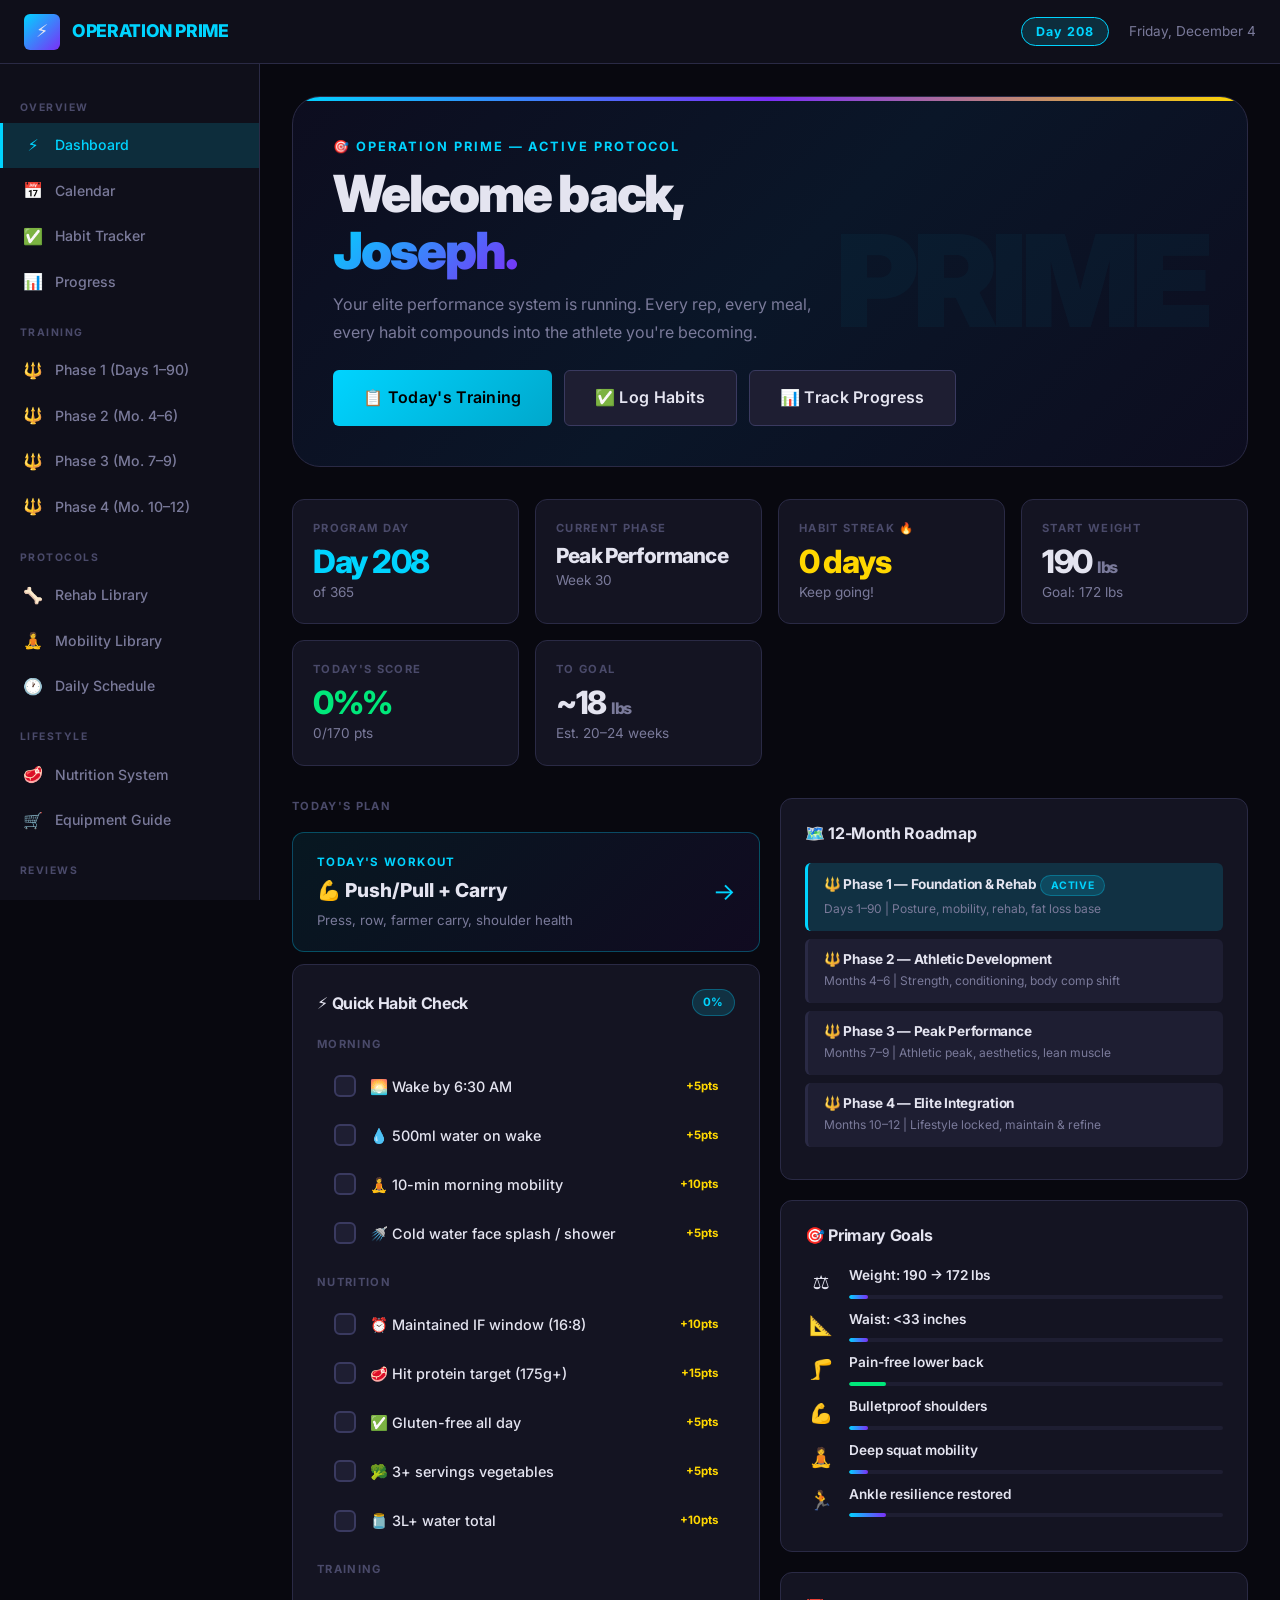
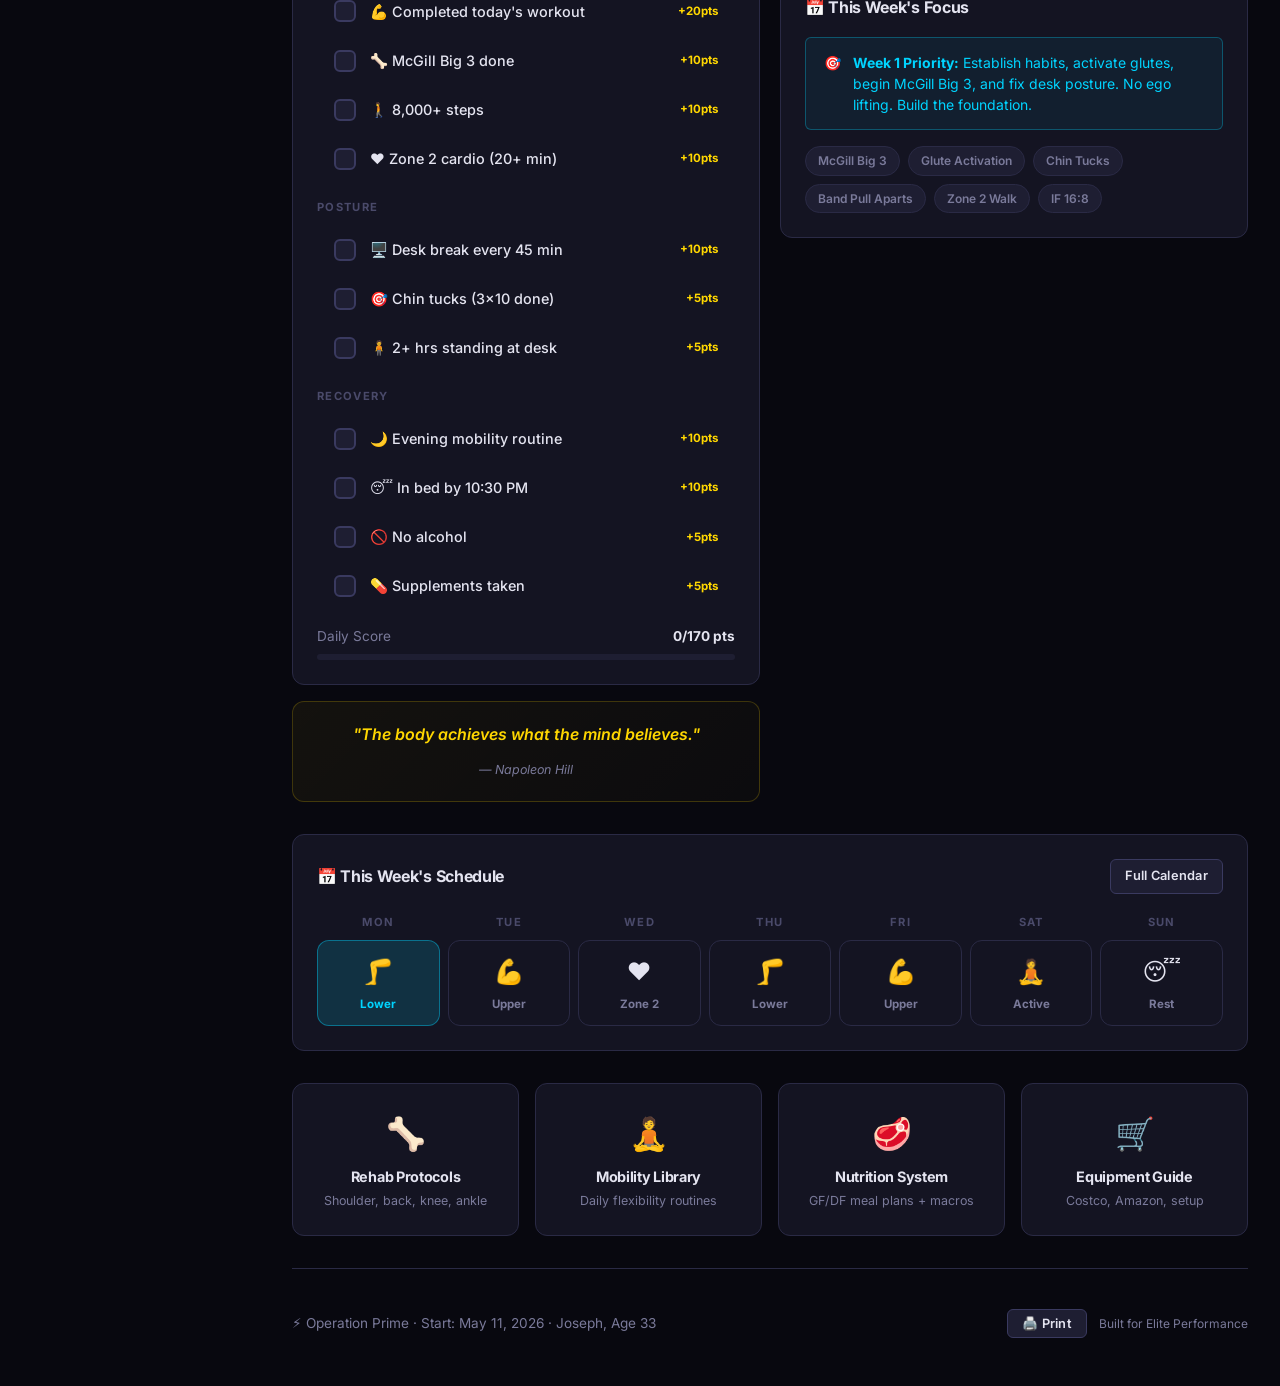
<file: index.html>
<!DOCTYPE html>
<html lang="en">
<head>
  <meta charset="UTF-8" />
  <meta name="viewport" content="width=device-width, initial-scale=1.0" />
  <title>Operation Prime — Dashboard | Joseph</title>
  <meta name="description" content="Operation Prime: 12-Month Elite Physical Transformation System" />
  <link rel="preconnect" href="https://fonts.googleapis.com" />
  <link href="https://fonts.googleapis.com/css2?family=Inter:wght@400;500;600;700;800;900&family=JetBrains+Mono:wght@400;700&display=swap" rel="stylesheet" />
  <link rel="stylesheet" href="assets/css/main.css" />
  <link rel="stylesheet" href="assets/css/print.css" />
  <style>
    .hero-banner {
      background: linear-gradient(135deg, #0d0d1f 0%, #0a1628 50%, #0d0d1f 100%);
      border: 1px solid var(--border);
      border-radius: var(--radius-xl);
      padding: 40px;
      margin-bottom: 32px;
      position: relative;
      overflow: hidden;
    }
    .hero-banner::before {
      content: '';
      position: absolute;
      top: 0; left: 0; right: 0;
      height: 4px;
      background: linear-gradient(90deg, var(--primary), var(--secondary), var(--gold));
    }
    .hero-banner::after {
      content: 'PRIME';
      position: absolute;
      right: 40px;
      top: 50%;
      transform: translateY(-50%);
      font-size: 8rem;
      font-weight: 900;
      color: rgba(0,212,255,0.04);
      letter-spacing: -0.05em;
      pointer-events: none;
      line-height: 1;
    }
    .hero-greeting { font-size: 0.8rem; font-weight: 700; color: var(--primary); letter-spacing: 0.15em; text-transform: uppercase; margin-bottom: 8px; }
    .hero-title { font-size: clamp(2rem, 5vw, 3.2rem); font-weight: 900; letter-spacing: -0.04em; line-height: 1.1; margin-bottom: 12px; }
    .hero-sub { color: var(--text-muted); font-size: 1rem; max-width: 500px; margin-bottom: 24px; }
    .hero-actions { display: flex; gap: 12px; flex-wrap: wrap; }
    .today-workout-card {
      background: linear-gradient(135deg, rgba(0,212,255,0.08), rgba(123,47,247,0.08));
      border: 1px solid rgba(0,212,255,0.3);
      border-radius: var(--radius);
      padding: 20px 24px;
      display: flex;
      align-items: center;
      justify-content: space-between;
      margin-bottom: 12px;
      cursor: pointer;
      transition: var(--transition);
    }
    .today-workout-card:hover { border-color: var(--primary); transform: translateY(-2px); }
    .today-label { font-size: 0.72rem; font-weight: 700; color: var(--primary); text-transform: uppercase; letter-spacing: 0.12em; margin-bottom: 4px; }
    .today-name { font-size: 1.2rem; font-weight: 800; color: var(--text); }
    .today-desc { font-size: 0.83rem; color: var(--text-muted); margin-top: 4px; }
    .today-arrow { color: var(--primary); font-size: 1.5rem; }
    .quick-habits-preview { display: flex; flex-direction: column; gap: 2px; }
    .mini-habit {
      display: flex;
      align-items: center;
      gap: 10px;
      padding: 8px 0;
      border-bottom: 1px solid var(--border);
      font-size: 0.85rem;
      cursor: pointer;
    }
    .mini-habit:last-child { border-bottom: none; }
    .mini-check {
      width: 20px; height: 20px;
      border: 2px solid var(--border-bright);
      border-radius: 5px;
      display: flex; align-items: center; justify-content: center;
      font-size: 0.7rem; transition: var(--transition); flex-shrink: 0;
    }
    .mini-habit.done .mini-check { background: var(--success); border-color: var(--success); color: #000; }
    .mini-habit.done span { text-decoration: line-through; color: var(--text-muted); }
    .goal-row { display: flex; align-items: center; gap: 12px; margin-bottom: 10px; }
    .goal-icon { font-size: 1.2rem; width: 32px; text-align: center; }
    .goal-info { flex: 1; }
    .goal-name { font-size: 0.85rem; font-weight: 600; }
    .goal-val { font-size: 0.75rem; color: var(--text-muted); }
    .phase-card-mini {
      background: var(--bg-input);
      border-radius: var(--radius-sm);
      padding: 12px 16px;
      margin-bottom: 8px;
      border-left: 3px solid var(--border);
      transition: var(--transition);
    }
    .phase-card-mini.current { border-left-color: var(--primary); background: var(--primary-glow); }
    .phase-card-mini h5 { font-size: 0.85rem; margin-bottom: 2px; }
    .phase-card-mini p { font-size: 0.75rem; }
    .motivation-quote {
      background: linear-gradient(135deg, rgba(255,215,0,0.05), rgba(255,215,0,0.02));
      border: 1px solid rgba(255,215,0,0.2);
      border-radius: var(--radius);
      padding: 20px 24px;
      text-align: center;
    }
    .motivation-quote blockquote {
      font-size: 1rem;
      font-style: italic;
      color: var(--gold);
      font-weight: 600;
      line-height: 1.6;
      margin-bottom: 8px;
    }
    .motivation-quote cite { font-size: 0.78rem; color: var(--text-muted); }
  </style>
</head>
<body>
<div class="overlay-bg" id="navOverlay"></div>

<div class="app-layout">

  <!-- ── Header ── -->
  <header class="site-header">
    <div class="header-logo">
      <div class="logo-icon">⚡</div>
      <span>OPERATION <span>PRIME</span></span>
    </div>
    <div class="header-meta">
      <span class="day-badge" data-day-number>Day 1</span>
      <span class="text-muted text-sm no-print" data-today-date></span>
      <button class="menu-toggle" id="menuToggle" aria-label="Toggle menu">☰</button>
    </div>
  </header>

  <!-- ── Sidebar ── -->
  <nav class="sidebar" id="sidebar">
    <div class="nav-section">
      <div class="nav-section-label">Overview</div>
      <a href="index.html" class="nav-link"><span class="nav-icon">⚡</span> Dashboard</a>
      <a href="pages/calendar.html" class="nav-link"><span class="nav-icon">📅</span> Calendar</a>
      <a href="pages/habits.html" class="nav-link"><span class="nav-icon">✅</span> Habit Tracker</a>
      <a href="pages/tracker.html" class="nav-link"><span class="nav-icon">📊</span> Progress</a>
    </div>
    <div class="nav-section">
      <div class="nav-section-label">Training</div>
      <a href="pages/phase1.html" class="nav-link"><span class="nav-icon">🔱</span> Phase 1 (Days 1–90)</a>
      <a href="pages/phase2.html" class="nav-link"><span class="nav-icon">🔱</span> Phase 2 (Mo. 4–6)</a>
      <a href="pages/phase3.html" class="nav-link"><span class="nav-icon">🔱</span> Phase 3 (Mo. 7–9)</a>
      <a href="pages/phase4.html" class="nav-link"><span class="nav-icon">🔱</span> Phase 4 (Mo. 10–12)</a>
    </div>
    <div class="nav-section">
      <div class="nav-section-label">Protocols</div>
      <a href="pages/rehab.html" class="nav-link"><span class="nav-icon">🦴</span> Rehab Library</a>
      <a href="pages/mobility.html" class="nav-link"><span class="nav-icon">🧘</span> Mobility Library</a>
      <a href="pages/daily.html" class="nav-link"><span class="nav-icon">🕐</span> Daily Schedule</a>
    </div>
    <div class="nav-section">
      <div class="nav-section-label">Lifestyle</div>
      <a href="pages/nutrition.html" class="nav-link"><span class="nav-icon">🥩</span> Nutrition System</a>
      <a href="pages/equipment.html" class="nav-link"><span class="nav-icon">🛒</span> Equipment Guide</a>
    </div>
    <div class="nav-section">
      <div class="nav-section-label">Reviews</div>
      <a href="pages/weekly.html" class="nav-link"><span class="nav-icon">📝</span> Weekly Review</a>
    </div>
  </nav>

  <!-- ── Main Content ── -->
  <main class="main-content">

    <!-- Hero Banner -->
    <div class="hero-banner">
      <div class="hero-greeting">🎯 Operation Prime — Active Protocol</div>
      <h1 class="hero-title">Welcome back,<br><span class="gradient-text">Joseph.</span></h1>
      <p class="hero-sub">Your elite performance system is running. Every rep, every meal, every habit compounds into the athlete you're becoming.</p>
      <div class="hero-actions">
        <a href="pages/phase1.html" class="btn btn-primary btn-lg">📋 Today's Training</a>
        <a href="pages/habits.html" class="btn btn-secondary btn-lg">✅ Log Habits</a>
        <a href="pages/tracker.html" class="btn btn-secondary btn-lg">📊 Track Progress</a>
      </div>
    </div>

    <!-- Stats Row -->
    <div class="stats-grid mb-32">
      <div class="stat-card card-glow">
        <div class="label">Program Day</div>
        <div class="stat-value primary" data-day-number>1</div>
        <div class="text-muted text-sm">of 365</div>
      </div>
      <div class="stat-card">
        <div class="label">Current Phase</div>
        <div class="stat-value" style="font-size:1.3rem" data-phase-name>Foundation</div>
        <div class="text-muted text-sm" data-week-number>Week 1</div>
      </div>
      <div class="stat-card card-gold">
        <div class="label">Habit Streak 🔥</div>
        <div class="stat-value gold"><span data-streak>0</span> days</div>
        <div class="text-muted text-sm">Keep going!</div>
      </div>
      <div class="stat-card">
        <div class="label">Start Weight</div>
        <div class="stat-value">190 <span style="font-size:1rem;color:var(--text-muted)">lbs</span></div>
        <div class="text-muted text-sm">Goal: 172 lbs</div>
      </div>
      <div class="stat-card">
        <div class="label">Today's Score</div>
        <div class="stat-value success"><span data-habit-pct>0</span>%</div>
        <div class="text-muted text-sm" data-habit-score>0/0 pts</div>
      </div>
      <div class="stat-card">
        <div class="label">To Goal</div>
        <div class="stat-value warning">~18 <span style="font-size:1rem;color:var(--text-muted)">lbs</span></div>
        <div class="text-muted text-sm">Est. 20–24 weeks</div>
      </div>
    </div>

    <div class="grid-2 mb-32">

      <!-- Today's Plan -->
      <div>
        <div class="page-header" style="margin-bottom:16px">
          <div class="label">Today's Plan</div>
        </div>

        <a href="pages/phase1.html" class="today-workout-card" style="text-decoration:none">
          <div>
            <div class="today-label">Today's Workout</div>
            <div class="today-name" data-today-workout>Loading…</div>
            <div class="today-desc" data-today-workout-desc></div>
          </div>
          <div class="today-arrow">→</div>
        </a>

        <div class="card mb-16">
          <div class="card-header">
            <h3>⚡ Quick Habit Check</h3>
            <span class="badge badge-primary" data-habit-pct>0%</span>
          </div>
          <div id="habitContainer"></div>
          <div class="mt-16">
            <div class="progress-label">
              <span class="text-sm text-muted">Daily Score</span>
              <span class="text-sm font-bold" data-habit-score>0/0 pts</span>
            </div>
            <div class="progress-bar">
              <div class="progress-fill" data-habit-bar style="width:0%"></div>
            </div>
          </div>
        </div>

        <div class="motivation-quote">
          <blockquote id="quoteText">"Discipline is choosing between what you want now and what you want most."</blockquote>
          <cite id="quoteAuthor">— Abraham Lincoln</cite>
        </div>
      </div>

      <!-- Right Column -->
      <div>
        <!-- Phase Roadmap -->
        <div class="card mb-20">
          <div class="card-header"><h3>🗺️ 12-Month Roadmap</h3></div>
          <div class="phase-card-mini current">
            <h5>🔱 Phase 1 — Foundation &amp; Rehab <span class="badge badge-primary" style="font-size:.65rem">ACTIVE</span></h5>
            <p>Days 1–90 | Posture, mobility, rehab, fat loss base</p>
          </div>
          <div class="phase-card-mini">
            <h5>🔱 Phase 2 — Athletic Development</h5>
            <p>Months 4–6 | Strength, conditioning, body comp shift</p>
          </div>
          <div class="phase-card-mini">
            <h5>🔱 Phase 3 — Peak Performance</h5>
            <p>Months 7–9 | Athletic peak, aesthetics, lean muscle</p>
          </div>
          <div class="phase-card-mini">
            <h5>🔱 Phase 4 — Elite Integration</h5>
            <p>Months 10–12 | Lifestyle locked, maintain &amp; refine</p>
          </div>
        </div>

        <!-- Goals -->
        <div class="card mb-20">
          <div class="card-header"><h3>🎯 Primary Goals</h3></div>
          <div class="goal-row">
            <div class="goal-icon">⚖️</div>
            <div class="goal-info">
              <div class="goal-name">Weight: 190 → 172 lbs</div>
              <div class="progress-bar mt-8" style="height:4px"><div class="progress-fill" style="width:5%"></div></div>
            </div>
          </div>
          <div class="goal-row">
            <div class="goal-icon">📐</div>
            <div class="goal-info">
              <div class="goal-name">Waist: &lt;33 inches</div>
              <div class="progress-bar mt-8" style="height:4px"><div class="progress-fill" style="width:5%"></div></div>
            </div>
          </div>
          <div class="goal-row">
            <div class="goal-icon">🦵</div>
            <div class="goal-info">
              <div class="goal-name">Pain-free lower back</div>
              <div class="progress-bar mt-8" style="height:4px"><div class="progress-fill success" style="width:10%"></div></div>
            </div>
          </div>
          <div class="goal-row">
            <div class="goal-icon">💪</div>
            <div class="goal-info">
              <div class="goal-name">Bulletproof shoulders</div>
              <div class="progress-bar mt-8" style="height:4px"><div class="progress-fill" style="width:5%"></div></div>
            </div>
          </div>
          <div class="goal-row">
            <div class="goal-icon">🧘</div>
            <div class="goal-info">
              <div class="goal-name">Deep squat mobility</div>
              <div class="progress-bar mt-8" style="height:4px"><div class="progress-fill" style="width:5%"></div></div>
            </div>
          </div>
          <div class="goal-row">
            <div class="goal-icon">🏃</div>
            <div class="goal-info">
              <div class="goal-name">Ankle resilience restored</div>
              <div class="progress-bar mt-8" style="height:4px"><div class="progress-fill" style="width:10%"></div></div>
            </div>
          </div>
        </div>

        <!-- This Week's Focus -->
        <div class="card">
          <div class="card-header"><h3>📅 This Week's Focus</h3></div>
          <div class="alert alert-info">
            <span>🎯</span>
            <div>
              <p><strong>Week 1 Priority:</strong> Establish habits, activate glutes, begin McGill Big 3, and fix desk posture. No ego lifting. Build the foundation.</p>
            </div>
          </div>
          <div class="tag-row">
            <span class="tag">McGill Big 3</span>
            <span class="tag">Glute Activation</span>
            <span class="tag">Chin Tucks</span>
            <span class="tag">Band Pull Aparts</span>
            <span class="tag">Zone 2 Walk</span>
            <span class="tag">IF 16:8</span>
          </div>
        </div>
      </div>

    </div>

    <!-- Weekly Calendar Preview -->
    <div class="card mb-32">
      <div class="card-header">
        <h3>📅 This Week's Schedule</h3>
        <a href="pages/calendar.html" class="btn btn-secondary btn-sm">Full Calendar</a>
      </div>
      <div style="display:grid; grid-template-columns:repeat(7,1fr); gap:8px; text-align:center;">
        <div>
          <div class="label" style="margin-bottom:8px">Mon</div>
          <div class="card" style="padding:12px 8px; border-color:rgba(0,212,255,0.4); background:var(--primary-glow);">
            <div style="font-size:1.5rem">🦵</div>
            <div style="font-size:0.72rem; color:var(--primary); font-weight:700; margin-top:4px">Lower</div>
          </div>
        </div>
        <div>
          <div class="label" style="margin-bottom:8px">Tue</div>
          <div class="card" style="padding:12px 8px">
            <div style="font-size:1.5rem">💪</div>
            <div style="font-size:0.72rem; color:var(--text-muted); font-weight:700; margin-top:4px">Upper</div>
          </div>
        </div>
        <div>
          <div class="label" style="margin-bottom:8px">Wed</div>
          <div class="card" style="padding:12px 8px">
            <div style="font-size:1.5rem">❤️</div>
            <div style="font-size:0.72rem; color:var(--text-muted); font-weight:700; margin-top:4px">Zone 2</div>
          </div>
        </div>
        <div>
          <div class="label" style="margin-bottom:8px">Thu</div>
          <div class="card" style="padding:12px 8px">
            <div style="font-size:1.5rem">🦵</div>
            <div style="font-size:0.72rem; color:var(--text-muted); font-weight:700; margin-top:4px">Lower</div>
          </div>
        </div>
        <div>
          <div class="label" style="margin-bottom:8px">Fri</div>
          <div class="card" style="padding:12px 8px">
            <div style="font-size:1.5rem">💪</div>
            <div style="font-size:0.72rem; color:var(--text-muted); font-weight:700; margin-top:4px">Upper</div>
          </div>
        </div>
        <div>
          <div class="label" style="margin-bottom:8px">Sat</div>
          <div class="card" style="padding:12px 8px">
            <div style="font-size:1.5rem">🧘</div>
            <div style="font-size:0.72rem; color:var(--text-muted); font-weight:700; margin-top:4px">Active</div>
          </div>
        </div>
        <div>
          <div class="label" style="margin-bottom:8px">Sun</div>
          <div class="card" style="padding:12px 8px">
            <div style="font-size:1.5rem">😴</div>
            <div style="font-size:0.72rem; color:var(--text-muted); font-weight:700; margin-top:4px">Rest</div>
          </div>
        </div>
      </div>
    </div>

    <!-- Quick Links -->
    <div class="grid-4 mb-32">
      <a href="pages/rehab.html" class="card card-glow" style="text-decoration:none; text-align:center; padding:24px 16px">
        <div style="font-size:2rem; margin-bottom:8px">🦴</div>
        <h4 style="font-size:0.9rem">Rehab Protocols</h4>
        <p style="font-size:0.78rem; margin-top:4px">Shoulder, back, knee, ankle</p>
      </a>
      <a href="pages/mobility.html" class="card card-glow" style="text-decoration:none; text-align:center; padding:24px 16px">
        <div style="font-size:2rem; margin-bottom:8px">🧘</div>
        <h4 style="font-size:0.9rem">Mobility Library</h4>
        <p style="font-size:0.78rem; margin-top:4px">Daily flexibility routines</p>
      </a>
      <a href="pages/nutrition.html" class="card card-glow" style="text-decoration:none; text-align:center; padding:24px 16px">
        <div style="font-size:2rem; margin-bottom:8px">🥩</div>
        <h4 style="font-size:0.9rem">Nutrition System</h4>
        <p style="font-size:0.78rem; margin-top:4px">GF/DF meal plans + macros</p>
      </a>
      <a href="pages/equipment.html" class="card card-glow" style="text-decoration:none; text-align:center; padding:24px 16px">
        <div style="font-size:2rem; margin-bottom:8px">🛒</div>
        <h4 style="font-size:0.9rem">Equipment Guide</h4>
        <p style="font-size:0.78rem; margin-top:4px">Costco, Amazon, setup</p>
      </a>
    </div>

    <!-- Footer -->
    <div class="divider"></div>
    <div style="display:flex; justify-content:space-between; align-items:center; padding:16px 0; flex-wrap:wrap; gap:12px">
      <span class="text-muted text-sm">⚡ Operation Prime · Start: May 11, 2026 · Joseph, Age 33</span>
      <div style="display:flex; gap:12px">
        <button onclick="window.print()" class="btn btn-secondary btn-sm no-print">🖨️ Print</button>
        <span class="text-muted text-xs" style="align-self:center">Built for Elite Performance</span>
      </div>
    </div>

  </main>
</div>

<script src="assets/js/app.js"></script>
<script>
  // Motivational quotes rotation
  const quotes = [
    { q: "Discipline is choosing between what you want now and what you want most.", a: "Abraham Lincoln" },
    { q: "The body achieves what the mind believes.", a: "Napoleon Hill" },
    { q: "You don't have to be extreme, just consistent.", a: "Anonymous" },
    { q: "Take care of your body. It's the only place you have to live.", a: "Jim Rohn" },
    { q: "Success is the sum of small efforts repeated day in and day out.", a: "Robert Collier" },
    { q: "The pain you feel today will be the strength you feel tomorrow.", a: "Arnold Schwarzenegger" },
    { q: "Your only limit is you.", a: "Anonymous" },
    { q: "Do something today that your future self will thank you for.", a: "Sean Patrick Flanery" },
    { q: "It never gets easier, you just get better.", a: "Anonymous" },
    { q: "The secret of getting ahead is getting started.", a: "Mark Twain" },
  ];
  const q = quotes[Math.floor(Math.random() * quotes.length)];
  document.getElementById('quoteText').textContent = `"${q.q}"`;
  document.getElementById('quoteAuthor').textContent = `— ${q.a}`;
</script>
</body>
</html>
</file>
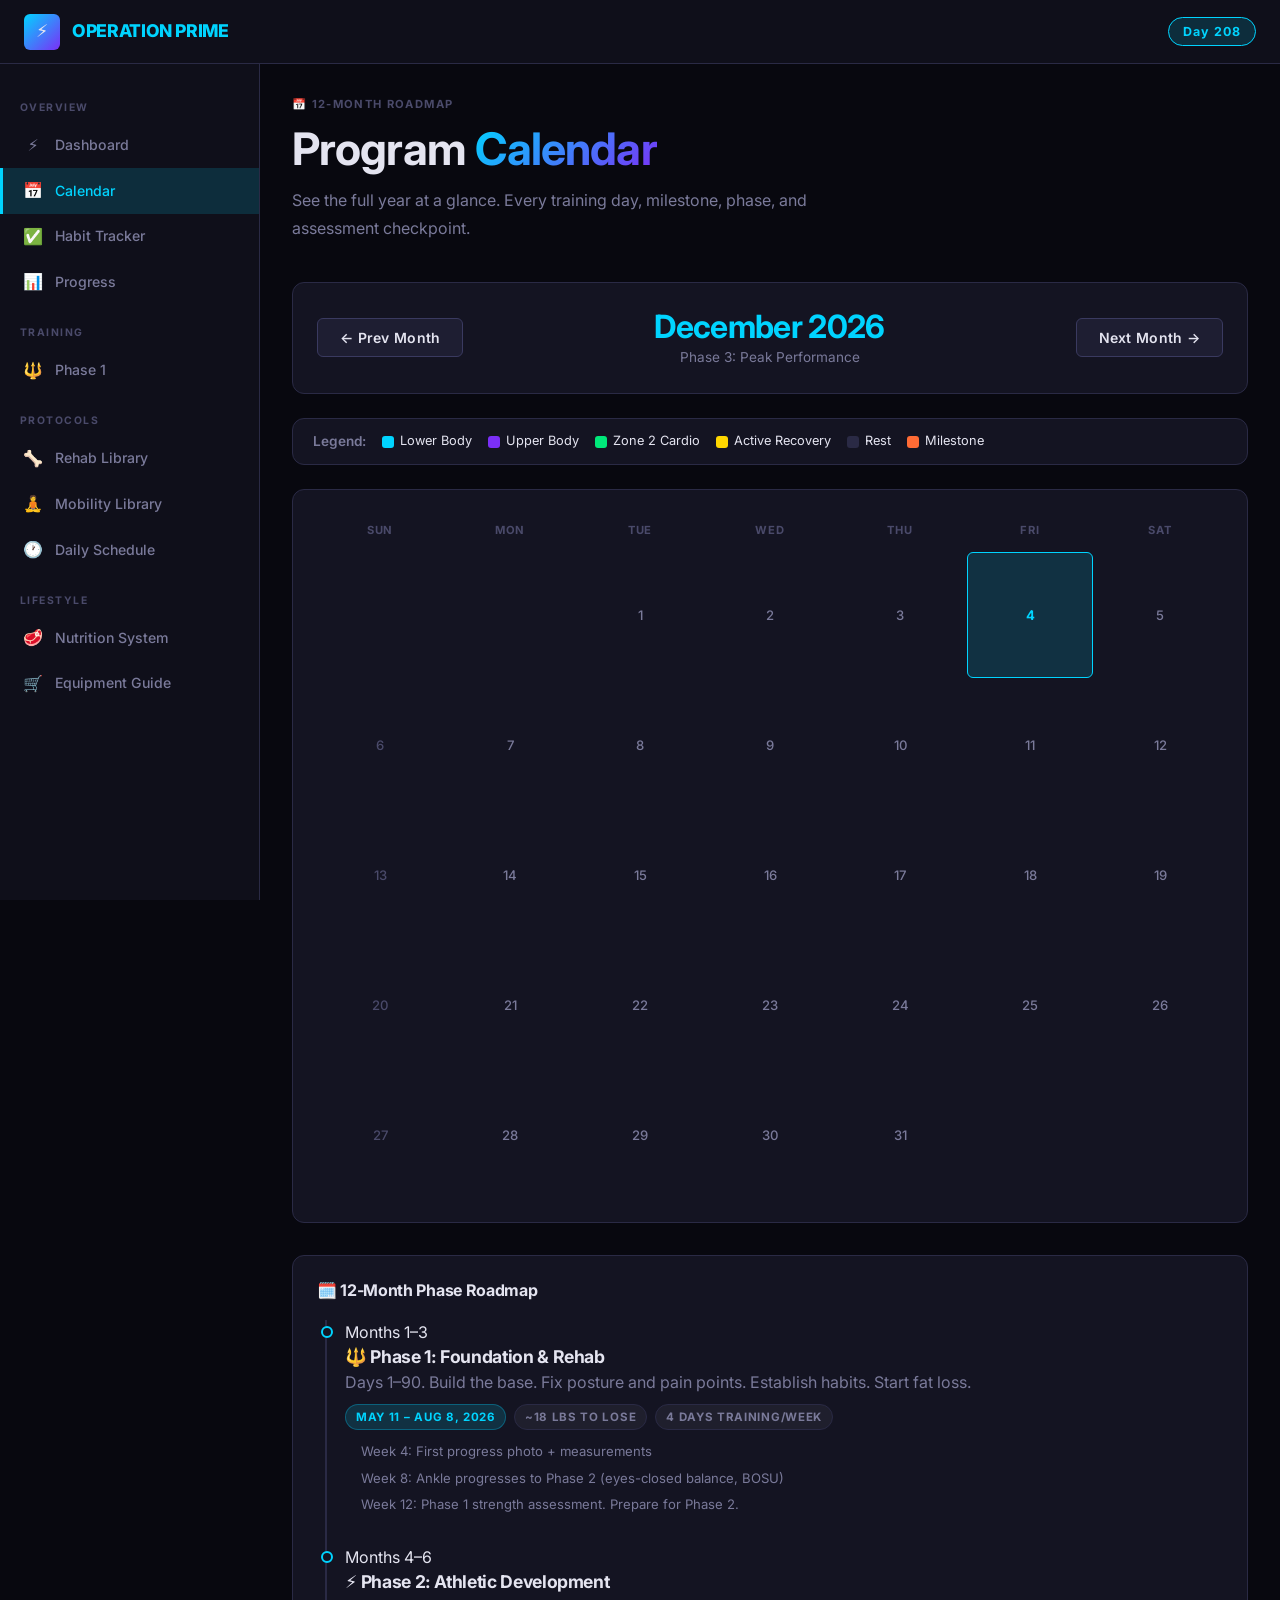
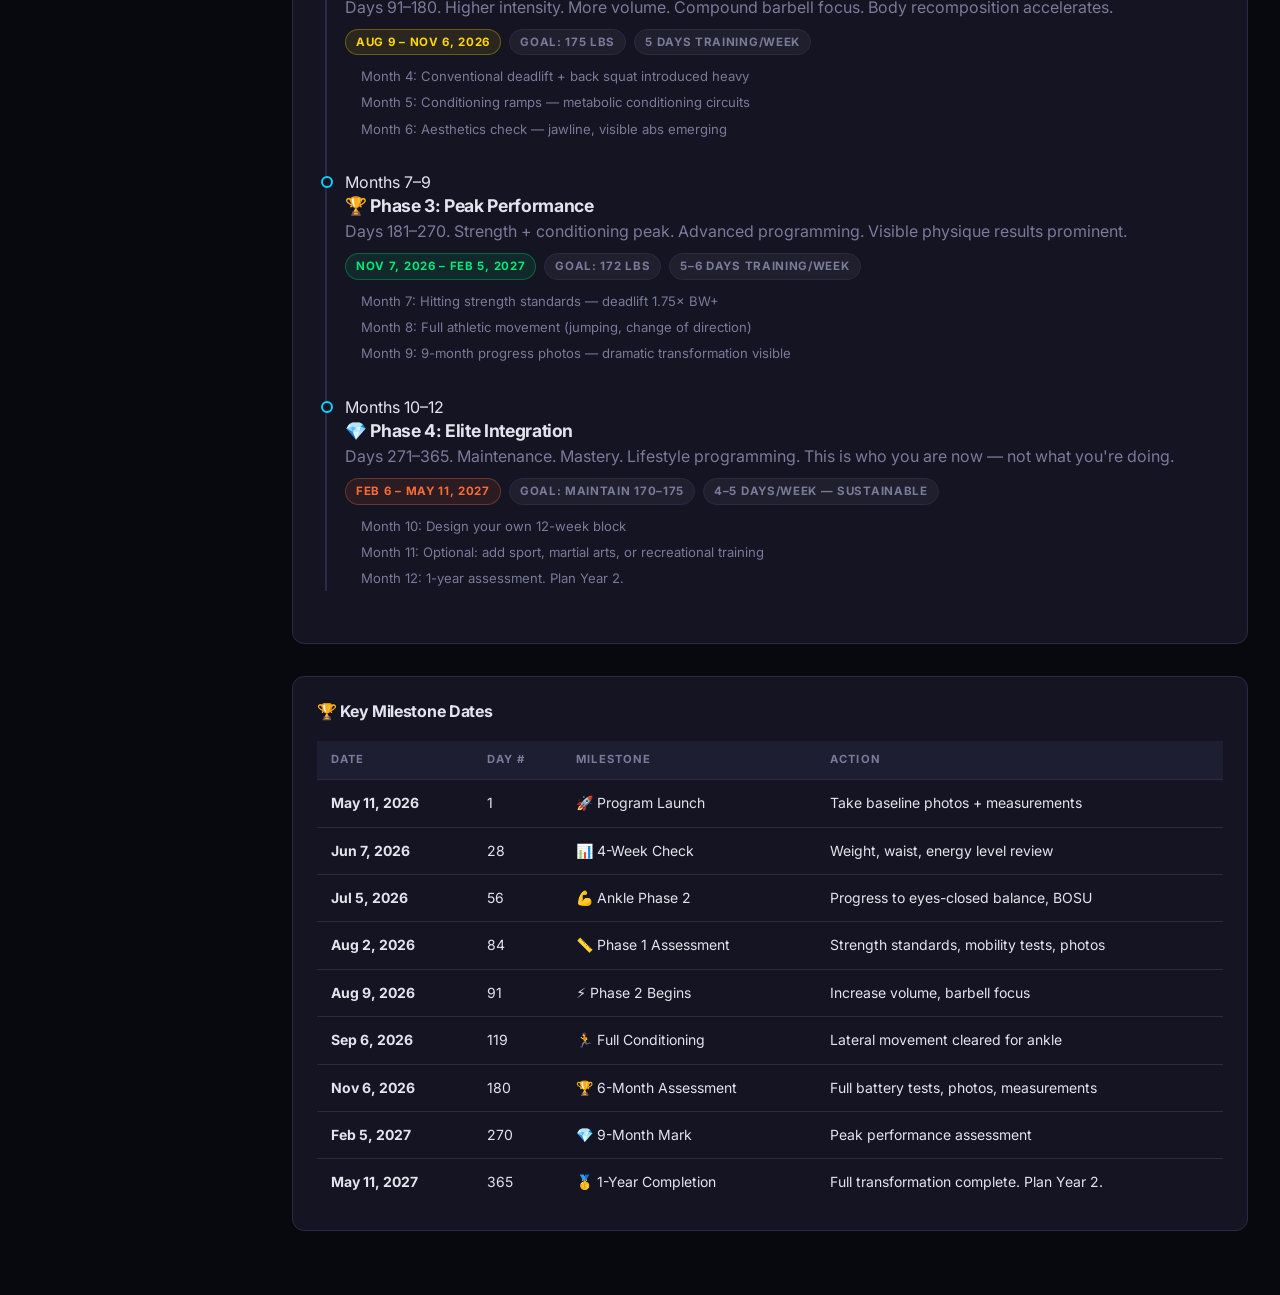
<file: pages/calendar.html>
<!DOCTYPE html>
<html lang="en">
<head>
  <meta charset="UTF-8" />
  <meta name="viewport" content="width=device-width, initial-scale=1.0" />
  <title>12-Month Calendar | Operation Prime</title>
  <link rel="preconnect" href="https://fonts.googleapis.com" />
  <link href="https://fonts.googleapis.com/css2?family=Inter:wght@400;500;600;700;800;900&display=swap" rel="stylesheet" />
  <link rel="stylesheet" href="../assets/css/main.css" />
</head>
<body>
<div class="overlay-bg" id="navOverlay"></div>
<div class="app-layout">
  <header class="site-header">
    <div class="header-logo"><div class="logo-icon">⚡</div><span>OPERATION <span>PRIME</span></span></div>
    <div class="header-meta"><span class="day-badge" data-day-number>Day 1</span><button class="menu-toggle" id="menuToggle">☰</button></div>
  </header>
  <nav class="sidebar" id="sidebar">
    <div class="nav-section">
      <div class="nav-section-label">Overview</div>
      <a href="../index.html" class="nav-link"><span class="nav-icon">⚡</span> Dashboard</a>
      <a href="calendar.html" class="nav-link active"><span class="nav-icon">📅</span> Calendar</a>
      <a href="habits.html" class="nav-link"><span class="nav-icon">✅</span> Habit Tracker</a>
      <a href="tracker.html" class="nav-link"><span class="nav-icon">📊</span> Progress</a>
    </div>
    <div class="nav-section">
      <div class="nav-section-label">Training</div>
      <a href="phase1.html" class="nav-link"><span class="nav-icon">🔱</span> Phase 1</a>
    </div>
    <div class="nav-section">
      <div class="nav-section-label">Protocols</div>
      <a href="rehab.html" class="nav-link"><span class="nav-icon">🦴</span> Rehab Library</a>
      <a href="mobility.html" class="nav-link"><span class="nav-icon">🧘</span> Mobility Library</a>
      <a href="daily.html" class="nav-link"><span class="nav-icon">🕐</span> Daily Schedule</a>
    </div>
    <div class="nav-section">
      <div class="nav-section-label">Lifestyle</div>
      <a href="nutrition.html" class="nav-link"><span class="nav-icon">🥩</span> Nutrition System</a>
      <a href="equipment.html" class="nav-link"><span class="nav-icon">🛒</span> Equipment Guide</a>
    </div>
  </nav>

  <main class="main-content">
    <div class="page-header">
      <div class="label">📅 12-Month Roadmap</div>
      <h1>Program <span class="gradient-text">Calendar</span></h1>
      <p>See the full year at a glance. Every training day, milestone, phase, and assessment checkpoint.</p>
    </div>

    <!-- Month nav -->
    <div class="card mb-24">
      <div style="display:flex; justify-content:space-between; align-items:center; flex-wrap:wrap; gap:12px">
        <button class="btn btn-secondary" onclick="OP.calNav(-1)">← Prev Month</button>
        <div style="text-align:center">
          <h2 id="calMonthLabel" style="margin:0; color:var(--primary)">Loading...</h2>
          <div class="text-muted text-sm" id="calPhaseLabel">Phase info loading...</div>
        </div>
        <button class="btn btn-secondary" onclick="OP.calNav(1)">Next Month →</button>
      </div>
    </div>

    <!-- Calendar Legend -->
    <div class="card mb-24" style="padding:12px 20px">
      <div style="display:flex; flex-wrap:wrap; gap:16px; align-items:center">
        <span class="text-sm text-muted" style="font-weight:600">Legend:</span>
        <span style="display:flex; align-items:center; gap:6px; font-size:0.8rem"><span style="width:12px; height:12px; border-radius:3px; background:var(--primary); display:inline-block"></span> Lower Body</span>
        <span style="display:flex; align-items:center; gap:6px; font-size:0.8rem"><span style="width:12px; height:12px; border-radius:3px; background:var(--secondary); display:inline-block"></span> Upper Body</span>
        <span style="display:flex; align-items:center; gap:6px; font-size:0.8rem"><span style="width:12px; height:12px; border-radius:3px; background:var(--success); display:inline-block"></span> Zone 2 Cardio</span>
        <span style="display:flex; align-items:center; gap:6px; font-size:0.8rem"><span style="width:12px; height:12px; border-radius:3px; background:var(--gold); display:inline-block"></span> Active Recovery</span>
        <span style="display:flex; align-items:center; gap:6px; font-size:0.8rem"><span style="width:12px; height:12px; border-radius:3px; background:var(--border); display:inline-block"></span> Rest</span>
        <span style="display:flex; align-items:center; gap:6px; font-size:0.8rem"><span style="width:12px; height:12px; border-radius:3px; background:var(--warning); display:inline-block"></span> Milestone</span>
      </div>
    </div>

    <!-- Calendar Grid -->
    <div class="card mb-32">
      <div id="calGrid"></div>
    </div>

    <!-- Phase Timeline -->
    <div class="card mb-32">
      <div class="card-header"><h3>🗓️ 12-Month Phase Roadmap</h3></div>
      <div class="timeline">
        <div class="timeline-item primary">
          <div class="timeline-time">Months 1–3</div>
          <div class="timeline-content">
            <h4>🔱 Phase 1: Foundation & Rehab</h4>
            <p>Days 1–90. Build the base. Fix posture and pain points. Establish habits. Start fat loss.</p>
            <div style="display:flex; flex-wrap:wrap; gap:8px; margin-top:8px">
              <span class="badge badge-primary">May 11 – Aug 8, 2026</span>
              <span class="badge badge-muted">~18 lbs to lose</span>
              <span class="badge badge-muted">4 days training/week</span>
            </div>
            <ul style="font-size:0.82rem; color:var(--text-muted); padding-left:16px; line-height:2; margin-top:8px">
              <li>Week 4: First progress photo + measurements</li>
              <li>Week 8: Ankle progresses to Phase 2 (eyes-closed balance, BOSU)</li>
              <li>Week 12: Phase 1 strength assessment. Prepare for Phase 2.</li>
            </ul>
          </div>
        </div>

        <div class="timeline-item gold">
          <div class="timeline-time">Months 4–6</div>
          <div class="timeline-content">
            <h4>⚡ Phase 2: Athletic Development</h4>
            <p>Days 91–180. Higher intensity. More volume. Compound barbell focus. Body recomposition accelerates.</p>
            <div style="display:flex; flex-wrap:wrap; gap:8px; margin-top:8px">
              <span class="badge badge-gold">Aug 9 – Nov 6, 2026</span>
              <span class="badge badge-muted">Goal: 175 lbs</span>
              <span class="badge badge-muted">5 days training/week</span>
            </div>
            <ul style="font-size:0.82rem; color:var(--text-muted); padding-left:16px; line-height:2; margin-top:8px">
              <li>Month 4: Conventional deadlift + back squat introduced heavy</li>
              <li>Month 5: Conditioning ramps — metabolic conditioning circuits</li>
              <li>Month 6: Aesthetics check — jawline, visible abs emerging</li>
            </ul>
          </div>
        </div>

        <div class="timeline-item success">
          <div class="timeline-time">Months 7–9</div>
          <div class="timeline-content">
            <h4>🏆 Phase 3: Peak Performance</h4>
            <p>Days 181–270. Strength + conditioning peak. Advanced programming. Visible physique results prominent.</p>
            <div style="display:flex; flex-wrap:wrap; gap:8px; margin-top:8px">
              <span class="badge badge-success">Nov 7, 2026 – Feb 5, 2027</span>
              <span class="badge badge-muted">Goal: 172 lbs</span>
              <span class="badge badge-muted">5–6 days training/week</span>
            </div>
            <ul style="font-size:0.82rem; color:var(--text-muted); padding-left:16px; line-height:2; margin-top:8px">
              <li>Month 7: Hitting strength standards — deadlift 1.75× BW+</li>
              <li>Month 8: Full athletic movement (jumping, change of direction)</li>
              <li>Month 9: 9-month progress photos — dramatic transformation visible</li>
            </ul>
          </div>
        </div>

        <div class="timeline-item gold">
          <div class="timeline-time">Months 10–12</div>
          <div class="timeline-content">
            <h4>💎 Phase 4: Elite Integration</h4>
            <p>Days 271–365. Maintenance. Mastery. Lifestyle programming. This is who you are now — not what you're doing.</p>
            <div style="display:flex; flex-wrap:wrap; gap:8px; margin-top:8px">
              <span class="badge badge-warning">Feb 6 – May 11, 2027</span>
              <span class="badge badge-muted">Goal: Maintain 170–175</span>
              <span class="badge badge-muted">4–5 days/week — sustainable</span>
            </div>
            <ul style="font-size:0.82rem; color:var(--text-muted); padding-left:16px; line-height:2; margin-top:8px">
              <li>Month 10: Design your own 12-week block</li>
              <li>Month 11: Optional: add sport, martial arts, or recreational training</li>
              <li>Month 12: 1-year assessment. Plan Year 2.</li>
            </ul>
          </div>
        </div>
      </div>
    </div>

    <!-- Key Milestones -->
    <div class="card mb-32">
      <div class="card-header"><h3>🏆 Key Milestone Dates</h3></div>
      <table class="workout-table">
        <thead><tr><th>Date</th><th>Day #</th><th>Milestone</th><th>Action</th></tr></thead>
        <tbody>
          <tr><td><strong>May 11, 2026</strong></td><td>1</td><td>🚀 Program Launch</td><td>Take baseline photos + measurements</td></tr>
          <tr><td><strong>Jun 7, 2026</strong></td><td>28</td><td>📊 4-Week Check</td><td>Weight, waist, energy level review</td></tr>
          <tr><td><strong>Jul 5, 2026</strong></td><td>56</td><td>💪 Ankle Phase 2</td><td>Progress to eyes-closed balance, BOSU</td></tr>
          <tr><td><strong>Aug 2, 2026</strong></td><td>84</td><td>📏 Phase 1 Assessment</td><td>Strength standards, mobility tests, photos</td></tr>
          <tr><td><strong>Aug 9, 2026</strong></td><td>91</td><td>⚡ Phase 2 Begins</td><td>Increase volume, barbell focus</td></tr>
          <tr><td><strong>Sep 6, 2026</strong></td><td>119</td><td>🏃 Full Conditioning</td><td>Lateral movement cleared for ankle</td></tr>
          <tr><td><strong>Nov 6, 2026</strong></td><td>180</td><td>🏆 6-Month Assessment</td><td>Full battery tests, photos, measurements</td></tr>
          <tr><td><strong>Feb 5, 2027</strong></td><td>270</td><td>💎 9-Month Mark</td><td>Peak performance assessment</td></tr>
          <tr><td><strong>May 11, 2027</strong></td><td>365</td><td>🥇 1-Year Completion</td><td>Full transformation complete. Plan Year 2.</td></tr>
        </tbody>
      </table>
    </div>

  </main>
</div>
<script src="../assets/js/app.js"></script>
<script>
  document.addEventListener('DOMContentLoaded', () => {
    OP.renderCalendar();
  });
</script>
</body>
</html>
</file>
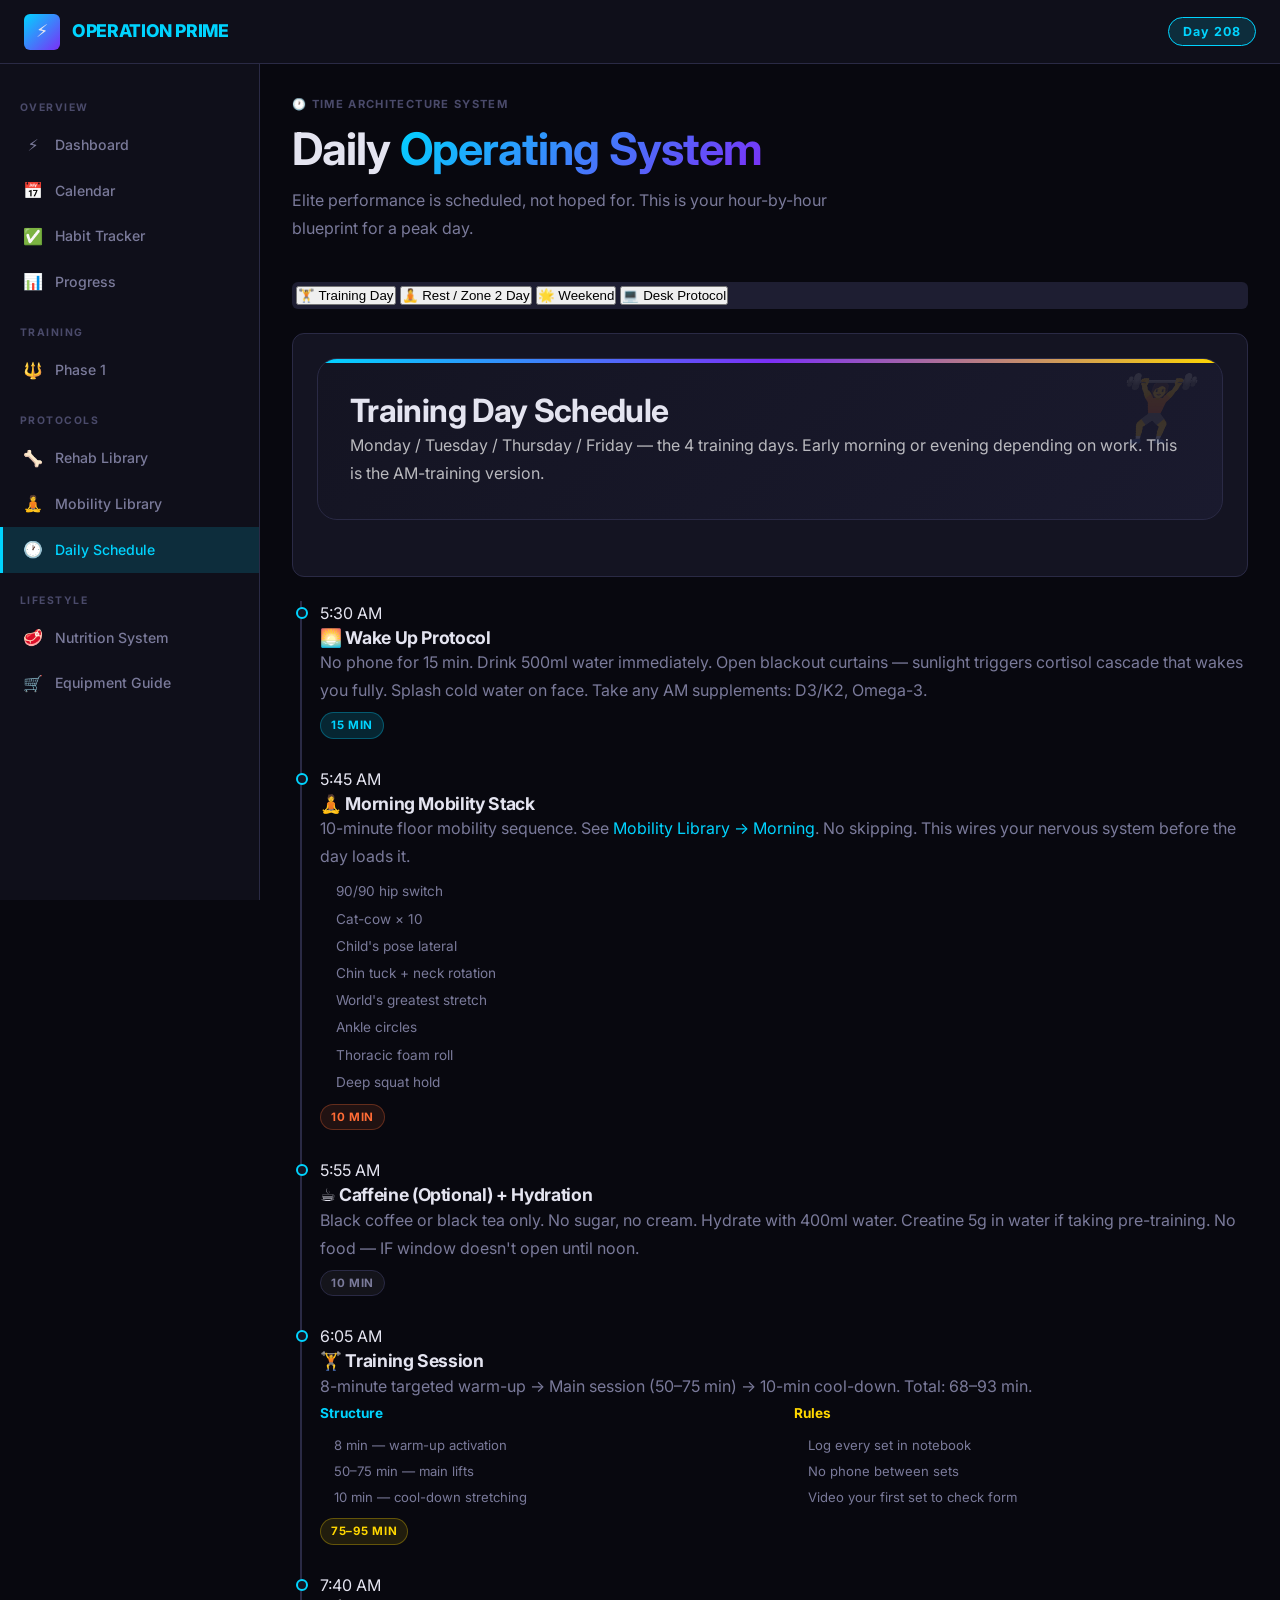
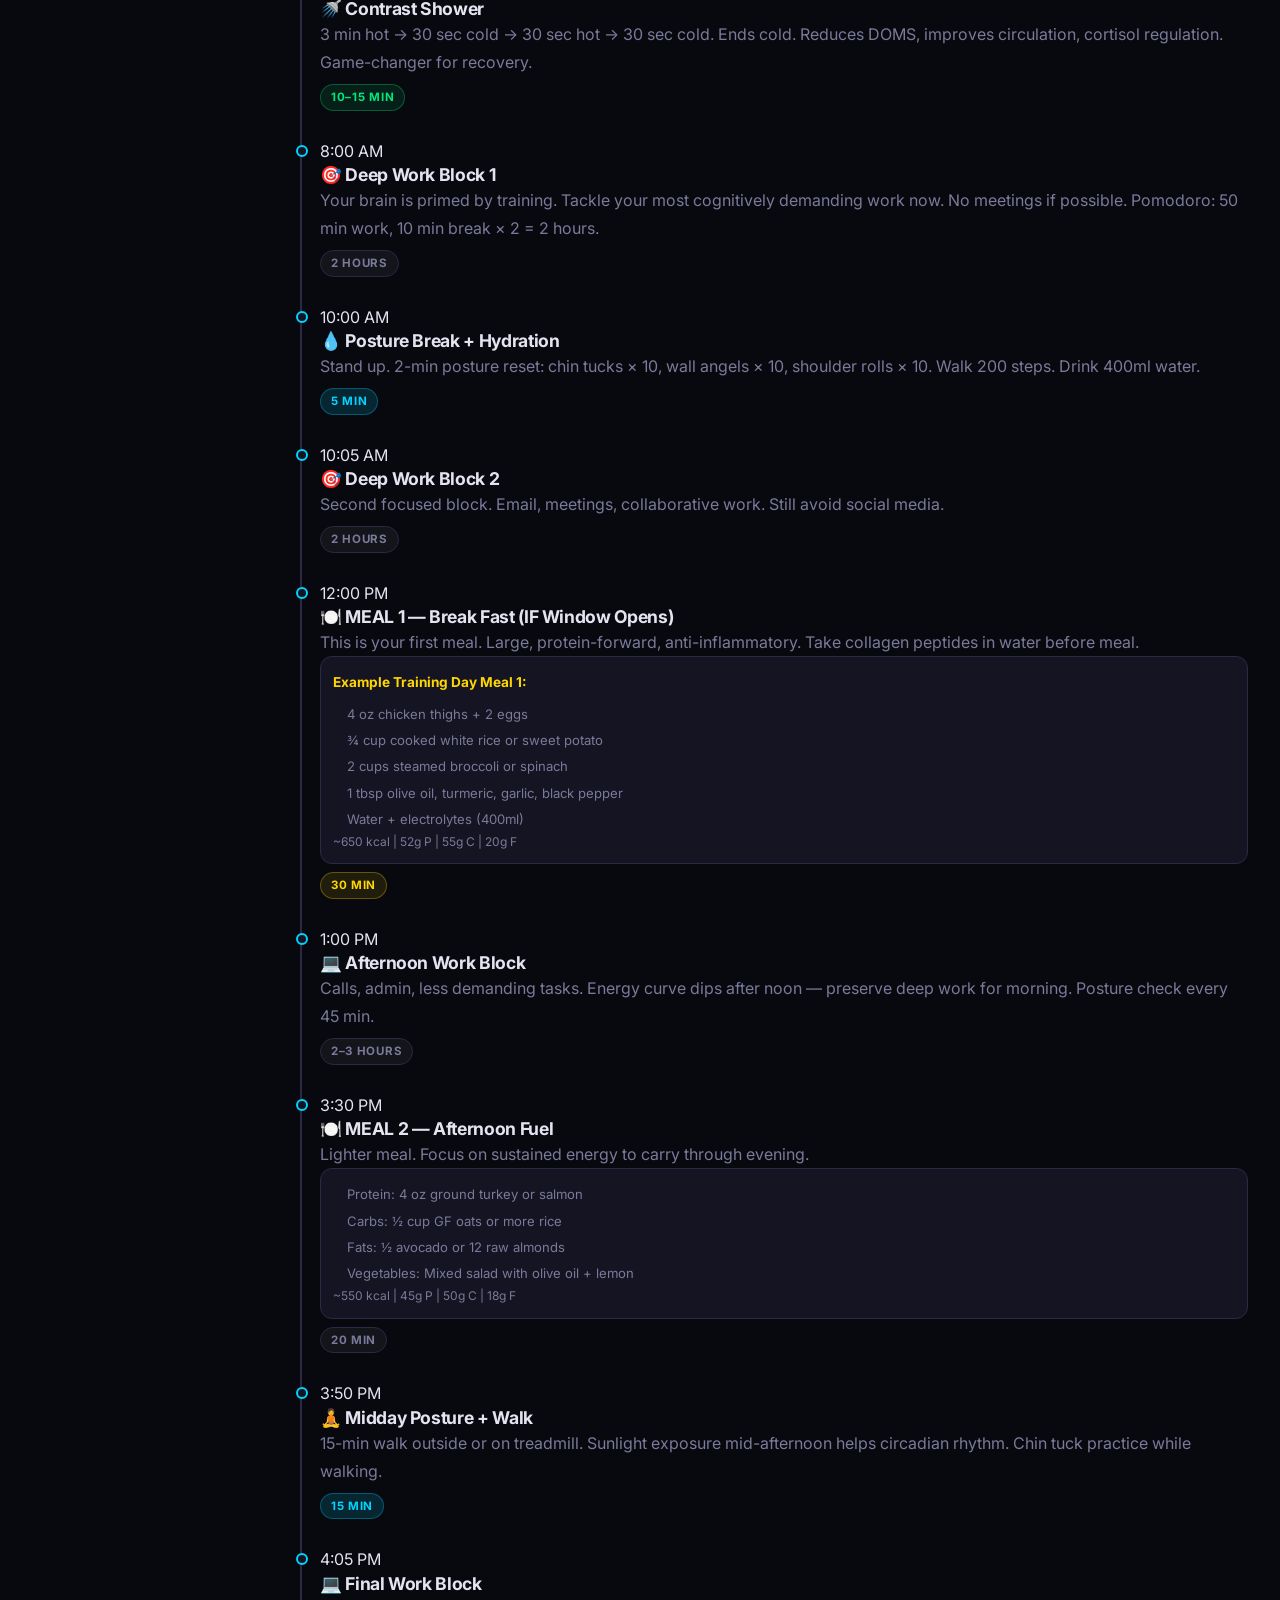
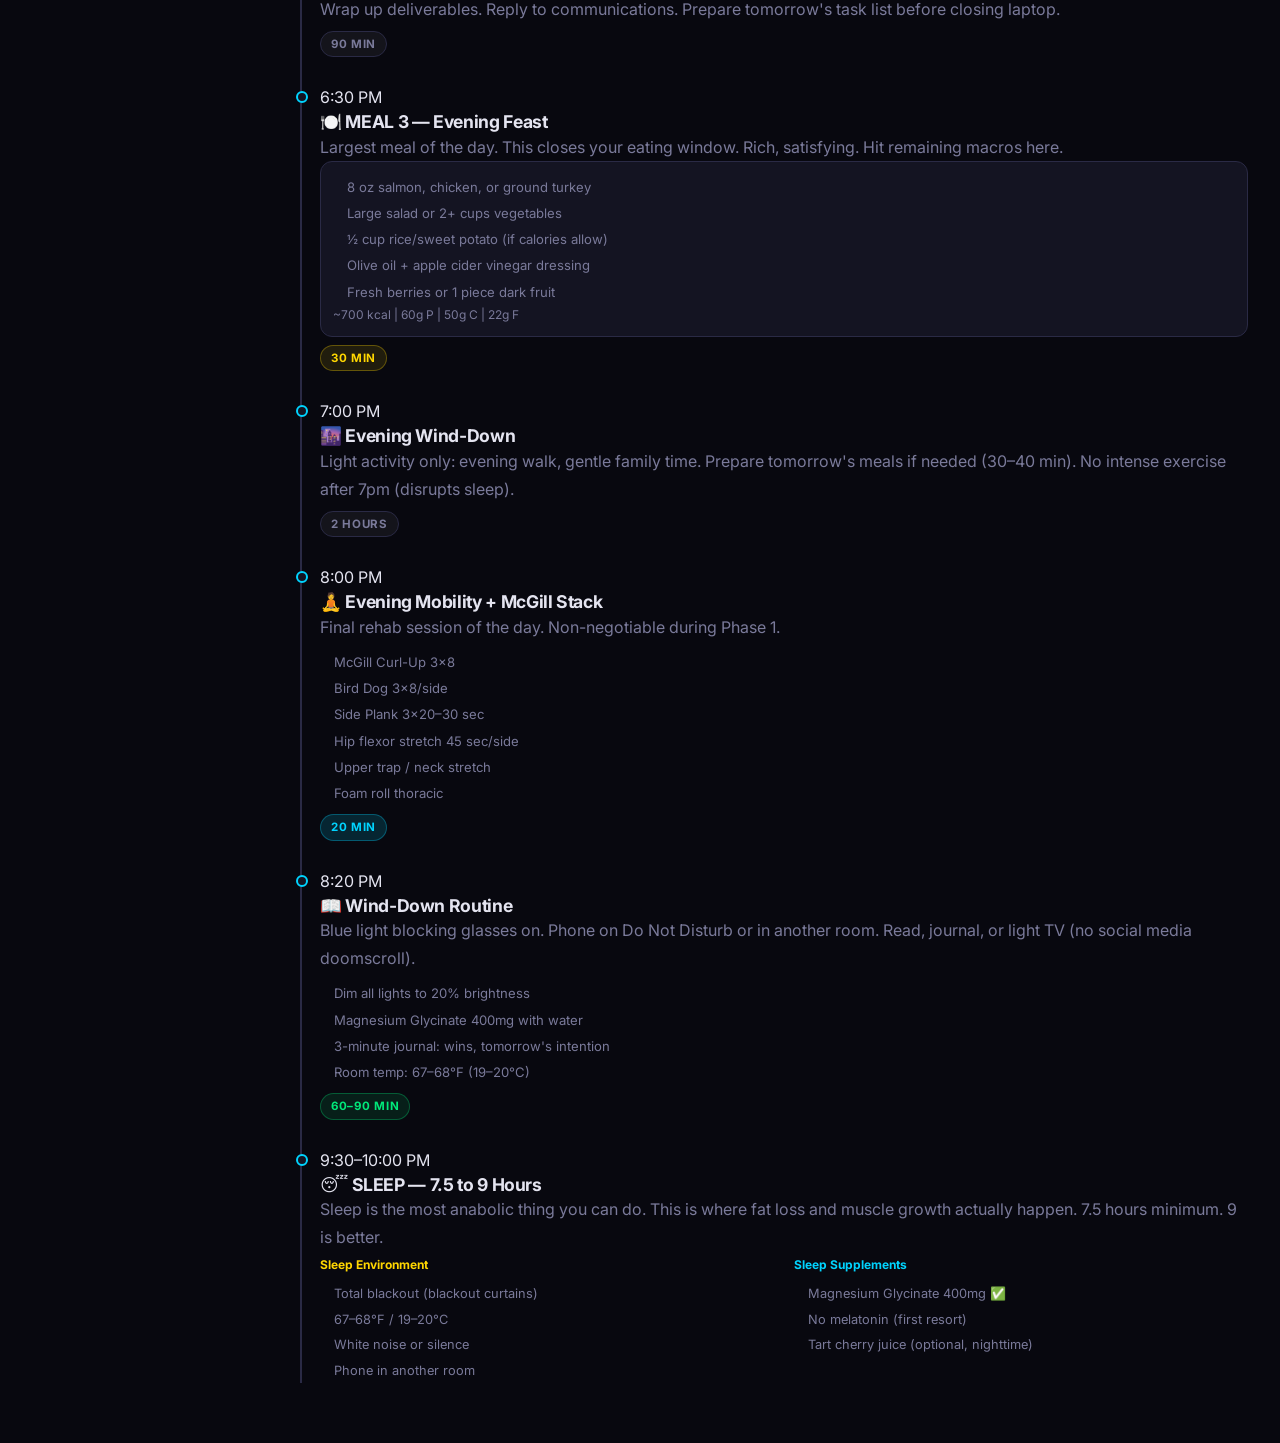
<file: pages/daily.html>
<!DOCTYPE html>
<html lang="en">
<head>
  <meta charset="UTF-8" />
  <meta name="viewport" content="width=device-width, initial-scale=1.0" />
  <title>Daily Schedule | Operation Prime</title>
  <link rel="preconnect" href="https://fonts.googleapis.com" />
  <link href="https://fonts.googleapis.com/css2?family=Inter:wght@400;500;600;700;800;900&display=swap" rel="stylesheet" />
  <link rel="stylesheet" href="../assets/css/main.css" />
  <link rel="stylesheet" href="../assets/css/print.css" />
</head>
<body>
<div class="overlay-bg" id="navOverlay"></div>
<div class="app-layout">
  <header class="site-header">
    <div class="header-logo"><div class="logo-icon">⚡</div><span>OPERATION <span>PRIME</span></span></div>
    <div class="header-meta"><span class="day-badge" data-day-number>Day 1</span><button class="menu-toggle" id="menuToggle">☰</button></div>
  </header>
  <nav class="sidebar" id="sidebar">
    <div class="nav-section">
      <div class="nav-section-label">Overview</div>
      <a href="../index.html" class="nav-link"><span class="nav-icon">⚡</span> Dashboard</a>
      <a href="calendar.html" class="nav-link"><span class="nav-icon">📅</span> Calendar</a>
      <a href="habits.html" class="nav-link"><span class="nav-icon">✅</span> Habit Tracker</a>
      <a href="tracker.html" class="nav-link"><span class="nav-icon">📊</span> Progress</a>
    </div>
    <div class="nav-section">
      <div class="nav-section-label">Training</div>
      <a href="phase1.html" class="nav-link"><span class="nav-icon">🔱</span> Phase 1</a>
    </div>
    <div class="nav-section">
      <div class="nav-section-label">Protocols</div>
      <a href="rehab.html" class="nav-link"><span class="nav-icon">🦴</span> Rehab Library</a>
      <a href="mobility.html" class="nav-link"><span class="nav-icon">🧘</span> Mobility Library</a>
      <a href="daily.html" class="nav-link active"><span class="nav-icon">🕐</span> Daily Schedule</a>
    </div>
    <div class="nav-section">
      <div class="nav-section-label">Lifestyle</div>
      <a href="nutrition.html" class="nav-link"><span class="nav-icon">🥩</span> Nutrition System</a>
      <a href="equipment.html" class="nav-link"><span class="nav-icon">🛒</span> Equipment Guide</a>
    </div>
  </nav>

  <main class="main-content">
    <div class="page-header">
      <div class="label">🕐 Time Architecture System</div>
      <h1>Daily <span class="gradient-text">Operating System</span></h1>
      <p>Elite performance is scheduled, not hoped for. This is your hour-by-hour blueprint for a peak day.</p>
    </div>

    <div class="tabs mb-0" id="schedTabs">
      <button class="tab active" data-tab="training-day">🏋️ Training Day</button>
      <button class="tab" data-tab="rest-day">🧘 Rest / Zone 2 Day</button>
      <button class="tab" data-tab="weekend">🌟 Weekend</button>
      <button class="tab" data-tab="desk-protocol">💻 Desk Protocol</button>
    </div>

    <!-- Training Day -->
    <div class="tab-panel active" id="panel-training-day">
      <div class="card mb-24">
        <div class="phase-banner">
          <div class="phase-number">🏋️</div>
          <div>
            <h2>Training Day Schedule</h2>
            <p style="color:rgba(255,255,255,0.7)">Monday / Tuesday / Thursday / Friday — the 4 training days. Early morning or evening depending on work. This is the AM-training version.</p>
          </div>
        </div>
      </div>

      <div class="timeline">
        <div class="timeline-item gold">
          <div class="timeline-time">5:30 AM</div>
          <div class="timeline-content">
            <h4>🌅 Wake Up Protocol</h4>
            <p>No phone for 15 min. Drink 500ml water immediately. Open blackout curtains — sunlight triggers cortisol cascade that wakes you fully. Splash cold water on face. Take any AM supplements: D3/K2, Omega-3.</p>
            <div class="badge badge-primary mt-8">15 min</div>
          </div>
        </div>

        <div class="timeline-item primary">
          <div class="timeline-time">5:45 AM</div>
          <div class="timeline-content">
            <h4>🧘 Morning Mobility Stack</h4>
            <p>10-minute floor mobility sequence. See <a href="mobility.html" style="color:var(--primary)">Mobility Library → Morning</a>. No skipping. This wires your nervous system before the day loads it.</p>
            <ul style="font-size:0.85rem; color:var(--text-muted); margin-top:8px; padding-left:16px; line-height:2">
              <li>90/90 hip switch</li>
              <li>Cat-cow × 10</li>
              <li>Child's pose lateral</li>
              <li>Chin tuck + neck rotation</li>
              <li>World's greatest stretch</li>
              <li>Ankle circles</li>
              <li>Thoracic foam roll</li>
              <li>Deep squat hold</li>
            </ul>
            <div class="badge badge-warning mt-8">10 min</div>
          </div>
        </div>

        <div class="timeline-item">
          <div class="timeline-time">5:55 AM</div>
          <div class="timeline-content">
            <h4>☕ Caffeine (Optional) + Hydration</h4>
            <p>Black coffee or black tea only. No sugar, no cream. Hydrate with 400ml water. Creatine 5g in water if taking pre-training. No food — IF window doesn't open until noon.</p>
            <div class="badge badge-muted mt-8">10 min</div>
          </div>
        </div>

        <div class="timeline-item gold">
          <div class="timeline-time">6:05 AM</div>
          <div class="timeline-content">
            <h4>🏋️ Training Session</h4>
            <p>8-minute targeted warm-up → Main session (50–75 min) → 10-min cool-down. Total: 68–93 min.</p>
            <div class="grid-2 mt-12">
              <div>
                <strong class="text-sm" style="color:var(--primary)">Structure</strong>
                <ul style="font-size:0.82rem; color:var(--text-muted); margin-top:6px; padding-left:14px; line-height:2">
                  <li>8 min — warm-up activation</li>
                  <li>50–75 min — main lifts</li>
                  <li>10 min — cool-down stretching</li>
                </ul>
              </div>
              <div>
                <strong class="text-sm" style="color:var(--gold)">Rules</strong>
                <ul style="font-size:0.82rem; color:var(--text-muted); margin-top:6px; padding-left:14px; line-height:2">
                  <li>Log every set in notebook</li>
                  <li>No phone between sets</li>
                  <li>Video your first set to check form</li>
                </ul>
              </div>
            </div>
            <div class="badge badge-gold mt-8">75–95 min</div>
          </div>
        </div>

        <div class="timeline-item success">
          <div class="timeline-time">7:40 AM</div>
          <div class="timeline-content">
            <h4>🚿 Contrast Shower</h4>
            <p>3 min hot → 30 sec cold → 30 sec hot → 30 sec cold. Ends cold. Reduces DOMS, improves circulation, cortisol regulation. Game-changer for recovery.</p>
            <div class="badge badge-success mt-8">10–15 min</div>
          </div>
        </div>

        <div class="timeline-item">
          <div class="timeline-time">8:00 AM</div>
          <div class="timeline-content">
            <h4>🎯 Deep Work Block 1</h4>
            <p>Your brain is primed by training. Tackle your most cognitively demanding work now. No meetings if possible. Pomodoro: 50 min work, 10 min break × 2 = 2 hours.</p>
            <div class="badge badge-muted mt-8">2 hours</div>
          </div>
        </div>

        <div class="timeline-item primary">
          <div class="timeline-time">10:00 AM</div>
          <div class="timeline-content">
            <h4>💧 Posture Break + Hydration</h4>
            <p>Stand up. 2-min posture reset: chin tucks × 10, wall angels × 10, shoulder rolls × 10. Walk 200 steps. Drink 400ml water.</p>
            <div class="badge badge-primary mt-8">5 min</div>
          </div>
        </div>

        <div class="timeline-item">
          <div class="timeline-time">10:05 AM</div>
          <div class="timeline-content">
            <h4>🎯 Deep Work Block 2</h4>
            <p>Second focused block. Email, meetings, collaborative work. Still avoid social media.</p>
            <div class="badge badge-muted mt-8">2 hours</div>
          </div>
        </div>

        <div class="timeline-item gold">
          <div class="timeline-time">12:00 PM</div>
          <div class="timeline-content">
            <h4>🍽️ MEAL 1 — Break Fast (IF Window Opens)</h4>
            <p>This is your first meal. Large, protein-forward, anti-inflammatory. Take collagen peptides in water before meal.</p>
            <div class="card mt-12" style="padding:12px">
              <strong class="text-sm" style="color:var(--gold)">Example Training Day Meal 1:</strong>
              <ul style="font-size:0.82rem; color:var(--text-muted); margin-top:6px; padding-left:14px; line-height:2">
                <li>4 oz chicken thighs + 2 eggs</li>
                <li>¾ cup cooked white rice or sweet potato</li>
                <li>2 cups steamed broccoli or spinach</li>
                <li>1 tbsp olive oil, turmeric, garlic, black pepper</li>
                <li>Water + electrolytes (400ml)</li>
              </ul>
              <div class="text-xs text-muted mt-6">~650 kcal | 52g P | 55g C | 20g F</div>
            </div>
            <div class="badge badge-gold mt-8">30 min</div>
          </div>
        </div>

        <div class="timeline-item">
          <div class="timeline-time">1:00 PM</div>
          <div class="timeline-content">
            <h4>💻 Afternoon Work Block</h4>
            <p>Calls, admin, less demanding tasks. Energy curve dips after noon — preserve deep work for morning. Posture check every 45 min.</p>
            <div class="badge badge-muted mt-8">2–3 hours</div>
          </div>
        </div>

        <div class="timeline-item primary">
          <div class="timeline-time">3:30 PM</div>
          <div class="timeline-content">
            <h4>🍽️ MEAL 2 — Afternoon Fuel</h4>
            <p>Lighter meal. Focus on sustained energy to carry through evening.</p>
            <div class="card mt-12" style="padding:12px">
              <ul style="font-size:0.82rem; color:var(--text-muted); padding-left:14px; line-height:2">
                <li>Protein: 4 oz ground turkey or salmon</li>
                <li>Carbs: ½ cup GF oats or more rice</li>
                <li>Fats: ½ avocado or 12 raw almonds</li>
                <li>Vegetables: Mixed salad with olive oil + lemon</li>
              </ul>
              <div class="text-xs text-muted mt-6">~550 kcal | 45g P | 50g C | 18g F</div>
            </div>
            <div class="badge badge-muted mt-8">20 min</div>
          </div>
        </div>

        <div class="timeline-item primary">
          <div class="timeline-time">3:50 PM</div>
          <div class="timeline-content">
            <h4>🧘 Midday Posture + Walk</h4>
            <p>15-min walk outside or on treadmill. Sunlight exposure mid-afternoon helps circadian rhythm. Chin tuck practice while walking.</p>
            <div class="badge badge-primary mt-8">15 min</div>
          </div>
        </div>

        <div class="timeline-item">
          <div class="timeline-time">4:05 PM</div>
          <div class="timeline-content">
            <h4>💻 Final Work Block</h4>
            <p>Wrap up deliverables. Reply to communications. Prepare tomorrow's task list before closing laptop.</p>
            <div class="badge badge-muted mt-8">90 min</div>
          </div>
        </div>

        <div class="timeline-item gold">
          <div class="timeline-time">6:30 PM</div>
          <div class="timeline-content">
            <h4>🍽️ MEAL 3 — Evening Feast</h4>
            <p>Largest meal of the day. This closes your eating window. Rich, satisfying. Hit remaining macros here.</p>
            <div class="card mt-12" style="padding:12px">
              <ul style="font-size:0.82rem; color:var(--text-muted); padding-left:14px; line-height:2">
                <li>8 oz salmon, chicken, or ground turkey</li>
                <li>Large salad or 2+ cups vegetables</li>
                <li>½ cup rice/sweet potato (if calories allow)</li>
                <li>Olive oil + apple cider vinegar dressing</li>
                <li>Fresh berries or 1 piece dark fruit</li>
              </ul>
              <div class="text-xs text-muted mt-6">~700 kcal | 60g P | 50g C | 22g F</div>
            </div>
            <div class="badge badge-gold mt-8">30 min</div>
          </div>
        </div>

        <div class="timeline-item">
          <div class="timeline-time">7:00 PM</div>
          <div class="timeline-content">
            <h4>🌆 Evening Wind-Down</h4>
            <p>Light activity only: evening walk, gentle family time. Prepare tomorrow's meals if needed (30–40 min). No intense exercise after 7pm (disrupts sleep).</p>
            <div class="badge badge-muted mt-8">2 hours</div>
          </div>
        </div>

        <div class="timeline-item primary">
          <div class="timeline-time">8:00 PM</div>
          <div class="timeline-content">
            <h4>🧘 Evening Mobility + McGill Stack</h4>
            <p>Final rehab session of the day. Non-negotiable during Phase 1.</p>
            <ul style="font-size:0.82rem; color:var(--text-muted); margin-top:8px; padding-left:14px; line-height:2">
              <li>McGill Curl-Up 3×8</li>
              <li>Bird Dog 3×8/side</li>
              <li>Side Plank 3×20–30 sec</li>
              <li>Hip flexor stretch 45 sec/side</li>
              <li>Upper trap / neck stretch</li>
              <li>Foam roll thoracic</li>
            </ul>
            <div class="badge badge-primary mt-8">20 min</div>
          </div>
        </div>

        <div class="timeline-item success">
          <div class="timeline-time">8:20 PM</div>
          <div class="timeline-content">
            <h4>📖 Wind-Down Routine</h4>
            <p>Blue light blocking glasses on. Phone on Do Not Disturb or in another room. Read, journal, or light TV (no social media doomscroll).</p>
            <ul style="font-size:0.82rem; color:var(--text-muted); margin-top:8px; padding-left:14px; line-height:2">
              <li>Dim all lights to 20% brightness</li>
              <li>Magnesium Glycinate 400mg with water</li>
              <li>3-minute journal: wins, tomorrow's intention</li>
              <li>Room temp: 67–68°F (19–20°C)</li>
            </ul>
            <div class="badge badge-success mt-8">60–90 min</div>
          </div>
        </div>

        <div class="timeline-item gold">
          <div class="timeline-time">9:30–10:00 PM</div>
          <div class="timeline-content">
            <h4>😴 SLEEP — 7.5 to 9 Hours</h4>
            <p>Sleep is the most anabolic thing you can do. This is where fat loss and muscle growth actually happen. 7.5 hours minimum. 9 is better.</p>
            <div class="grid-2 mt-12">
              <div>
                <strong class="text-xs" style="color:var(--gold)">Sleep Environment</strong>
                <ul style="font-size:0.8rem; color:var(--text-muted); padding-left:14px; line-height:2; margin-top:4px">
                  <li>Total blackout (blackout curtains)</li>
                  <li>67–68°F / 19–20°C</li>
                  <li>White noise or silence</li>
                  <li>Phone in another room</li>
                </ul>
              </div>
              <div>
                <strong class="text-xs" style="color:var(--primary)">Sleep Supplements</strong>
                <ul style="font-size:0.8rem; color:var(--text-muted); padding-left:14px; line-height:2; margin-top:4px">
                  <li>Magnesium Glycinate 400mg ✅</li>
                  <li>No melatonin (first resort)</li>
                  <li>Tart cherry juice (optional, nighttime)</li>
                </ul>
              </div>
            </div>
          </div>
        </div>
      </div>
    </div>

    <!-- Rest Day -->
    <div class="tab-panel" id="panel-rest-day">
      <div class="card mb-24">
        <div class="phase-banner" style="background: linear-gradient(135deg, #1a3060, #0a1a40);">
          <div class="phase-number">🧘</div>
          <div><h2>Rest / Zone 2 Day</h2><p style="color:rgba(255,255,255,0.7)">Wednesday & Saturday. Active recovery. Low intensity. High intentionality.</p></div>
        </div>
      </div>

      <div class="timeline">
        <div class="timeline-item gold"><div class="timeline-time">6:00 AM</div><div class="timeline-content"><h4>🌅 Later Wake — Prioritize Sleep</h4><p>Allow 8–9 hours. Rest days are when adaptations consolidate. Morning routine same as training day — mobility, hydration, sunlight.</p></div></div>
        <div class="timeline-item primary"><div class="timeline-time">6:30 AM</div><div class="timeline-content"><h4>🧘 Extended Morning Mobility (20 min)</h4><p>Add 10 extra minutes to the morning routine. Target any tight areas from training. Go slower. This is restorative work.</p></div></div>
        <div class="timeline-item"><div class="timeline-time">7:00 AM</div><div class="timeline-content"><h4>☕ Coffee + Quiet Time</h4><p>Journal, read, think. No meetings, no obligations. Mental recovery matters as much as physical.</p></div></div>
        <div class="timeline-item success"><div class="timeline-time">9:00 AM</div><div class="timeline-content"><h4>🚶 Zone 2 Walk / Bike (30–45 min)</h4><p>Easy pace. Nasal breathing only — if you can't breathe through your nose, slow down. This enhances recovery without adding stress. Optional: walk outside in nature.</p><ul style="font-size:0.82rem; color:var(--text-muted); padding-left:14px; line-height:2; margin-top:8px"><li>Heart rate: 120–135 bpm max</li><li>Conversation pace</li><li>No headphones on first 15 min — mindfulness</li></ul></div></div>
        <div class="timeline-item"><div class="timeline-time">10:00 AM</div><div class="timeline-content"><h4>🛒 Errands / Life Admin</h4><p>Grocery run (Costco), meal prep, laundry, house tasks. Take care of life infrastructure that supports the mission.</p></div></div>
        <div class="timeline-item gold"><div class="timeline-time">12:00 PM</div><div class="timeline-content"><h4>🍽️ Meal 1 — IF Window Opens</h4><p>Same structure. Slightly higher carbs on rest day to replenish glycogen if needed — but keep total calories similar.</p></div></div>
        <div class="timeline-item primary"><div class="timeline-time">2:00 PM</div><div class="timeline-content"><h4>🛁 Contrast Shower / Sauna (if available)</h4><p>Contrast therapy enhances recovery. Hot 3 min → cold 30 sec × 3 rounds. Or use a sauna for 15–20 min if accessible.</p></div></div>
        <div class="timeline-item"><div class="timeline-time">3:00 PM</div><div class="timeline-content"><h4>📖 Learning Block</h4><p>Read a book, take a course, learn something. Mental input on rest days builds future capability.</p></div></div>
        <div class="timeline-item gold"><div class="timeline-time">6:00 PM</div><div class="timeline-content"><h4>🍽️ Meal 2 + Social Time</h4><p>Rest days are for relationships. Dinner with family, call a friend, connect. This is part of longevity.</p></div></div>
        <div class="timeline-item success"><div class="timeline-time">7:30 PM</div><div class="timeline-content"><h4>🧘 Weekly Deep Mobility (45 min)</h4><p>Saturday is ideal for the full weekly mobility session. See <a href="mobility.html" style="color:var(--primary)">Mobility Library → Weekly Deep Work</a>. Hip complex, thoracic, hamstrings, ankles, shoulders.</p></div></div>
        <div class="timeline-item gold"><div class="timeline-time">9:00 PM</div><div class="timeline-content"><h4>😴 Early Sleep Target</h4><p>Rest days: aim for 9pm lights out. Get the extra hour. Your body needs it.</p></div></div>
      </div>
    </div>

    <!-- Weekend -->
    <div class="tab-panel" id="panel-weekend">
      <div class="card mb-24">
        <div class="phase-banner" style="background: linear-gradient(135deg, #2a1a40, #3a0a60);">
          <div class="phase-number">🌟</div>
          <div><h2>Sunday — Recovery + Prep Day</h2><p style="color:rgba(255,255,255,0.8)">This day sets up every other day. Meal prep, weekly review, intentional rest.</p></div>
        </div>
      </div>

      <div class="grid-2 mb-24">
        <div class="card">
          <h4 class="mb-12" style="color:var(--gold)">🍳 Sunday Meal Prep (2 Hours)</h4>
          <p class="text-sm text-muted mb-12">Batch cook everything. This eliminates all food decisions during the week — which means you always eat right.</p>
          <table class="workout-table">
            <thead><tr><th>Item</th><th>Amount</th><th>Method</th></tr></thead>
            <tbody>
              <tr><td>Chicken thighs</td><td>4 lbs</td><td>Bake 400°F, 35 min</td></tr>
              <tr><td>Ground turkey</td><td>2 lbs</td><td>Pan cook, season</td></tr>
              <tr><td>Hard boiled eggs</td><td>12</td><td>Boil 10 min, ice bath</td></tr>
              <tr><td>White rice</td><td>4 cups dry</td><td>Rice cooker</td></tr>
              <tr><td>Sweet potatoes</td><td>6 medium</td><td>Bake 400°F, 45 min</td></tr>
              <tr><td>Broccoli / greens</td><td>2 bags</td><td>Steam or roast</td></tr>
              <tr><td>Overnight oats (GF)</td><td>5 jars</td><td>Prep night before</td></tr>
            </tbody>
          </table>
        </div>
        <div class="card">
          <h4 class="mb-12" style="color:var(--primary)">📋 Weekly Review (30 min)</h4>
          <p class="text-sm text-muted mb-12">Every Sunday evening. Honest assessment. This is your meta-system optimization moment.</p>
          <div style="line-height:2.2; font-size:0.85rem">
            <div>✅ Review habit tracker scores</div>
            <div>📊 Log weekly measurements</div>
            <div>💪 Record any new PRs</div>
            <div>😴 Rate sleep quality (1–10)</div>
            <div>😤 Note pain points (0–10)</div>
            <div>🎯 Set 3 intentions for the week</div>
            <div>📅 Review workout schedule</div>
            <div>🛒 Check groceries / prep needs</div>
            <div>📸 Monthly: take progress photos</div>
          </div>
        </div>
      </div>

      <div class="card">
        <h4 class="mb-16">📅 Sunday Schedule Overview</h4>
        <div class="timeline">
          <div class="timeline-item gold"><div class="timeline-time">7:00 AM</div><div class="timeline-content"><h4>🌅 Slow Morning</h4><p>No alarm. Sleep until natural wake. Morning mobility, then relaxed coffee and breakfast — this is your slow morning.</p></div></div>
          <div class="timeline-item"><div class="timeline-time">9:00 AM</div><div class="timeline-content"><h4>📖 Learning / Reading / Church</h4><p>Personal development, spiritual practice, or reflective time. Mental nourishment.</p></div></div>
          <div class="timeline-item primary"><div class="timeline-time">10:30 AM</div><div class="timeline-content"><h4>🚶 Long Easy Walk (45–60 min)</h4><p>Outdoors if possible. No headphones. Sunlight, nature, moving meditation. Active recovery at its best.</p></div></div>
          <div class="timeline-item gold"><div class="timeline-time">12:00 PM</div><div class="timeline-content"><h4>🍽️ Meal 1</h4><p>IF window opens. Large, satisfying. Optional: try a new GF/DF recipe this week.</p></div></div>
          <div class="timeline-item success"><div class="timeline-time">1:30 PM</div><div class="timeline-content"><h4>🍳 2-Hour Meal Prep</h4><p>The most important habit of the week. Cook everything. Store by day in glass containers.</p></div></div>
          <div class="timeline-item"><div class="timeline-time">3:30 PM</div><div class="timeline-content"><h4>🏡 Family / Social Time</h4><p>Connection, fun, rest. Longevity depends on it.</p></div></div>
          <div class="timeline-item gold"><div class="timeline-time">6:00 PM</div><div class="timeline-content"><h4>🍽️ Meal 2 — Family Dinner</h4><p>Relax. You're on track. Enjoy your food.</p></div></div>
          <div class="timeline-item primary"><div class="timeline-time">7:30 PM</div><div class="timeline-content"><h4>📋 Weekly Review + Set Intentions</h4><p>30 min. Data, reflection, and setting your targets for the week ahead.</p></div></div>
          <div class="timeline-item gold"><div class="timeline-time">9:00 PM</div><div class="timeline-content"><h4>😴 Early Sleep</h4><p>Set yourself up for a powerful Monday. The week starts Sunday night.</p></div></div>
        </div>
      </div>
    </div>

    <!-- Desk Protocol -->
    <div class="tab-panel" id="panel-desk-protocol">
      <div class="card mb-24">
        <div class="phase-banner" style="background: linear-gradient(135deg, #1a2a40, #0a1a30);">
          <div class="phase-number">💻</div>
          <div><h2>Desk Worker Protocol</h2><p style="color:rgba(255,255,255,0.7)">8 hours of sitting will undo training. This system fights back — every 45 minutes, all day.</p></div>
        </div>
      </div>

      <div class="alert alert-warning mb-24"><span>🧬</span><div><strong>Sitting is not neutral.</strong> After 30 minutes of uninterrupted sitting: hip flexors tighten, glutes turn off, forward head posture worsens, disc pressure increases. The 45-minute break rule is mandatory for your rehab goals.</div></div>

      <div class="card mb-24">
        <h4 class="mb-16" style="color:var(--gold)">⏰ 45-Minute Desk Break Routine</h4>
        <p class="text-sm text-muted mb-16">Set a recurring timer every 45 minutes. Stand up immediately when it goes off. Complete this in 3–5 minutes.</p>
        <table class="workout-table">
          <thead><tr><th>Exercise</th><th>Reps / Time</th><th>Purpose</th></tr></thead>
          <tbody>
            <tr><td><strong>Chin Tucks</strong><br><span class="text-xs">Stand or sit. Pull chin straight back. Hold 3 sec.</span></td><td>10 reps</td><td>FHP correction</td></tr>
            <tr><td><strong>Shoulder Rolls</strong><br><span class="text-xs">10 forward, 10 backward, large circles.</span></td><td>20 total</td><td>Upper trap release</td></tr>
            <tr><td><strong>Wall Angels</strong><br><span class="text-xs">Back against wall, slide arms overhead (like a snow angel). Keep back flat.</span></td><td>10 reps</td><td>Scapular mobility</td></tr>
            <tr><td><strong>Hip Flexor Stretch</strong><br><span class="text-xs">Kneeling lunge, tuck pelvis, drive hip forward gently.</span></td><td>20 sec/side</td><td>Counter sitting position</td></tr>
            <tr><td><strong>Glute Squeeze + Stand</strong><br><span class="text-xs">Stand tall, squeeze glutes maximally, hold 5 sec. Repeat × 10.</span></td><td>10 × 5 sec hold</td><td>Glute activation (sitting deactivates them)</td></tr>
            <tr><td><strong>Walk 100 Steps</strong><br><span class="text-xs">To bathroom, to water cooler, around office. Move your blood.</span></td><td>1–2 min</td><td>Circulation</td></tr>
          </tbody>
        </table>
      </div>

      <div class="grid-2 mb-24">
        <div class="card">
          <h4 class="mb-12" style="color:var(--primary)">🖥️ Ergonomic Desk Setup</h4>
          <ul style="line-height:2.5; font-size:0.85rem">
            <li>📏 Monitor: eye level, arm's length away</li>
            <li>⌨️ Keyboard: elbows at 90°, wrists neutral</li>
            <li>🪑 Chair: hips slightly above knees, lumbar support</li>
            <li>👣 Feet: flat on floor (use footrest if needed)</li>
            <li>💡 Lighting: no glare, bright enough</li>
            <li>📱 Phone: never held up to ear (use headset)</li>
          </ul>
        </div>
        <div class="card">
          <h4 class="mb-12" style="color:var(--gold)">🪑 Standing Desk Protocol</h4>
          <p class="text-sm text-muted mb-8">If you have or get a standing desk, use this rotation:</p>
          <ul style="line-height:2.5; font-size:0.85rem">
            <li>⏰ 45 min seated → 20 min standing</li>
            <li>Standing mat required (anti-fatigue)</li>
            <li>Alternate weight left/right while standing</li>
            <li>Calf raises during standing calls (add up!)</li>
            <li>Never stand so long feet hurt — that's also bad</li>
          </ul>
        </div>
      </div>

      <div class="card">
        <h4 class="mb-12" style="color:var(--success)">📱 Daily Step Goal</h4>
        <div class="stats-grid">
          <div class="stat-card"><div class="label">Phase 1 Target</div><div class="stat-value primary">7,500</div><div class="text-muted text-sm">steps/day</div></div>
          <div class="stat-card card-gold"><div class="label">Phase 2+ Target</div><div class="stat-value gold">10,000</div><div class="text-muted text-sm">steps/day</div></div>
          <div class="stat-card"><div class="label">Elite Target</div><div class="stat-value success">12,000+</div><div class="text-muted text-sm">steps/day</div></div>
          <div class="stat-card"><div class="label">NEAT Calories</div><div class="stat-value">~300–500</div><div class="text-muted text-sm">kcal/day</div></div>
        </div>
        <div class="alert alert-info mt-16"><span>💡</span><div><strong>NEAT is massive.</strong> Non-exercise activity thermogenesis (walking, fidgeting, standing) can add 300–500 extra calories burned per day — without a single gym session. Step count is a fat-loss tool.</div></div>
      </div>
    </div>

  </main>
</div>

<script src="../assets/js/app.js"></script>
<script>
  document.addEventListener('DOMContentLoaded', () => {
    OP.initTabs('schedTabs', 'tab-panel');
  });
</script>
</body>
</html>
</file>
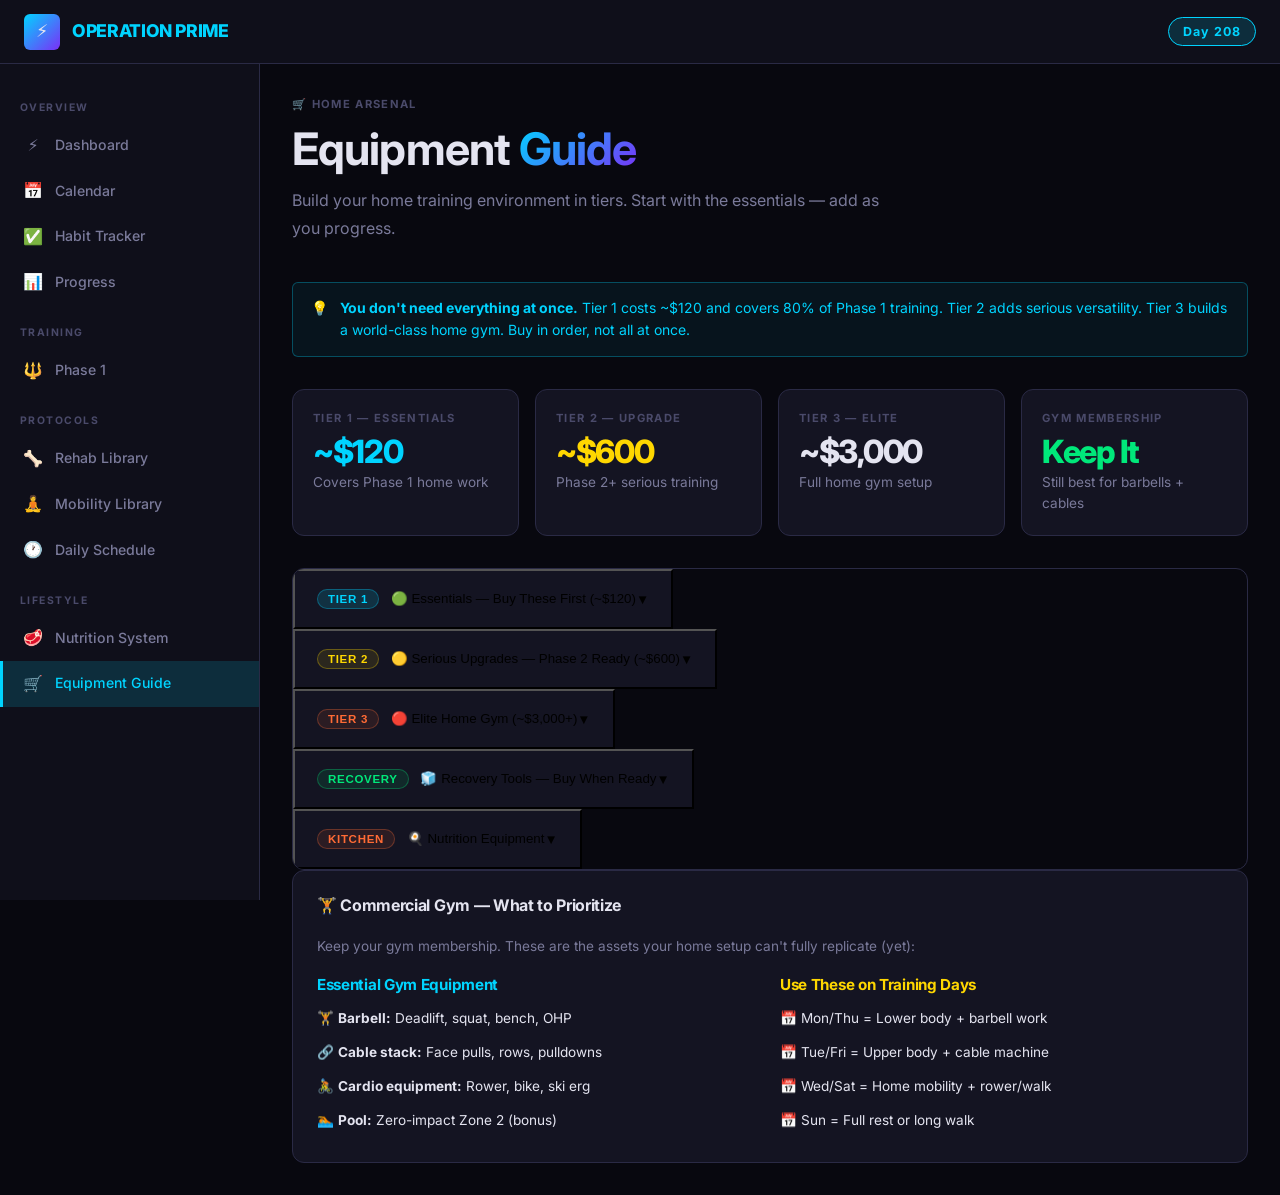
<file: pages/equipment.html>
<!DOCTYPE html>
<html lang="en">
<head>
  <meta charset="UTF-8" />
  <meta name="viewport" content="width=device-width, initial-scale=1.0" />
  <title>Equipment Guide | Operation Prime</title>
  <link rel="preconnect" href="https://fonts.googleapis.com" />
  <link href="https://fonts.googleapis.com/css2?family=Inter:wght@400;500;600;700;800;900&display=swap" rel="stylesheet" />
  <link rel="stylesheet" href="../assets/css/main.css" />
  <link rel="stylesheet" href="../assets/css/print.css" />
</head>
<body>
<div class="overlay-bg" id="navOverlay"></div>
<div class="app-layout">
  <header class="site-header">
    <div class="header-logo"><div class="logo-icon">⚡</div><span>OPERATION <span>PRIME</span></span></div>
    <div class="header-meta"><span class="day-badge" data-day-number>Day 1</span><button class="menu-toggle" id="menuToggle">☰</button></div>
  </header>
  <nav class="sidebar" id="sidebar">
    <div class="nav-section">
      <div class="nav-section-label">Overview</div>
      <a href="../index.html" class="nav-link"><span class="nav-icon">⚡</span> Dashboard</a>
      <a href="calendar.html" class="nav-link"><span class="nav-icon">📅</span> Calendar</a>
      <a href="habits.html" class="nav-link"><span class="nav-icon">✅</span> Habit Tracker</a>
      <a href="tracker.html" class="nav-link"><span class="nav-icon">📊</span> Progress</a>
    </div>
    <div class="nav-section">
      <div class="nav-section-label">Training</div>
      <a href="phase1.html" class="nav-link"><span class="nav-icon">🔱</span> Phase 1</a>
    </div>
    <div class="nav-section">
      <div class="nav-section-label">Protocols</div>
      <a href="rehab.html" class="nav-link"><span class="nav-icon">🦴</span> Rehab Library</a>
      <a href="mobility.html" class="nav-link"><span class="nav-icon">🧘</span> Mobility Library</a>
      <a href="daily.html" class="nav-link"><span class="nav-icon">🕐</span> Daily Schedule</a>
    </div>
    <div class="nav-section">
      <div class="nav-section-label">Lifestyle</div>
      <a href="nutrition.html" class="nav-link"><span class="nav-icon">🥩</span> Nutrition System</a>
      <a href="equipment.html" class="nav-link active"><span class="nav-icon">🛒</span> Equipment Guide</a>
    </div>
  </nav>

  <main class="main-content">
    <div class="page-header">
      <div class="label">🛒 Home Arsenal</div>
      <h1>Equipment <span class="gradient-text">Guide</span></h1>
      <p>Build your home training environment in tiers. Start with the essentials — add as you progress.</p>
    </div>

    <div class="alert alert-info mb-32"><span>💡</span><div><strong>You don't need everything at once.</strong> Tier 1 costs ~$120 and covers 80% of Phase 1 training. Tier 2 adds serious versatility. Tier 3 builds a world-class home gym. Buy in order, not all at once.</div></div>

    <!-- Cost summary -->
    <div class="stats-grid mb-32">
      <div class="stat-card card-glow">
        <div class="label">Tier 1 — Essentials</div>
        <div class="stat-value primary">~$120</div>
        <div class="text-muted text-sm">Covers Phase 1 home work</div>
      </div>
      <div class="stat-card card-gold">
        <div class="label">Tier 2 — Upgrade</div>
        <div class="stat-value gold">~$600</div>
        <div class="text-muted text-sm">Phase 2+ serious training</div>
      </div>
      <div class="stat-card">
        <div class="label">Tier 3 — Elite</div>
        <div class="stat-value">~$3,000</div>
        <div class="text-muted text-sm">Full home gym setup</div>
      </div>
      <div class="stat-card">
        <div class="label">Gym Membership</div>
        <div class="stat-value success">Keep It</div>
        <div class="text-muted text-sm">Still best for barbells + cables</div>
      </div>
    </div>

    <div class="accordion" id="equipAccordion">

      <!-- Tier 1 -->
      <div class="accordion-item open">
        <button class="accordion-header">
          <span><span class="badge badge-primary" style="margin-right:8px">Tier 1</span> 🟢 Essentials — Buy These First (~$120)</span>
          <span class="accordion-icon">▼</span>
        </button>
        <div class="accordion-body">
          <p class="text-sm text-muted mb-16">These cover 100% of mobility work, 80% of Phase 1 home exercises, and the rehab protocols. Order immediately.</p>
          <div style="display:grid; grid-template-columns:repeat(auto-fill, minmax(240px, 1fr)); gap:16px">

            <div class="card" style="padding:20px">
              <div style="font-size:2rem; margin-bottom:8px">🔗</div>
              <h4>Resistance Bands Set</h4>
              <div class="badge badge-primary mb-8">~$30</div>
              <p class="text-sm text-muted mb-8">5-band set with loops AND pull-apart bands. Essential for: monster walks, clamshells, band pull-aparts, face pulls, terminal knee extensions, lateral band walks.</p>
              <div class="text-xs text-muted"><strong>Brands:</strong> Perform Better, Rogue, Amazon Basics<br><strong>Get:</strong> Loop bands (light/medium/heavy) + long resistance bands</div>
              <div class="badge badge-gold mt-8">Phase 1 — Week 1</div>
            </div>

            <div class="card" style="padding:20px">
              <div style="font-size:2rem; margin-bottom:8px">🧻</div>
              <h4>Foam Roller</h4>
              <div class="badge badge-primary mb-8">~$25</div>
              <p class="text-sm text-muted mb-8">High-density, full length (36"). Used daily for thoracic extension, IT band, hip flexors, quads, calves. Gets harder to skip once you feel the benefit.</p>
              <div class="text-xs text-muted"><strong>Brands:</strong> TriggerPoint GRID, Amazon Basics, Yes4All<br><strong>Avoid:</strong> Hollow, lightweight rollers — they compress too easily</div>
              <div class="badge badge-gold mt-8">Phase 1 — Week 1</div>
            </div>

            <div class="card" style="padding:20px">
              <div style="font-size:2rem; margin-bottom:8px">🏋️</div>
              <h4>Doorway Pull-Up Bar</h4>
              <div class="badge badge-primary mb-8">~$35</div>
              <p class="text-sm text-muted mb-8">Non-negotiable. Dead hangs for spinal decompression (every day). Pull-ups starting Week 5. Scapular pull-ups, dead hang shoulder rehab — used in every Phase 1 upper session.</p>
              <div class="text-xs text-muted"><strong>Brands:</strong> Iron Gym, Perfect Fitness, Rogue MT<br><strong>Buy 300lb+ rated</strong> — cheap ones fail</div>
              <div class="badge badge-gold mt-8">Phase 1 — Week 1</div>
            </div>

            <div class="card" style="padding:20px">
              <div style="font-size:2rem; margin-bottom:8px">🏃</div>
              <h4>Jump Rope</h4>
              <div class="badge badge-primary mb-8">~$15</div>
              <p class="text-sm text-muted mb-8">Speed rope for future conditioning. Gentle ankle warm-up (Phase 2+, not Week 1 — ankle caution). Light enough for travel. Excellent Zone 2 fasted cardio later.</p>
              <div class="text-xs text-muted"><strong>Brands:</strong> CrossRope, WOD Nation<br><strong>Note:</strong> Not for Grade 3 ankle until Month 4+</div>
              <div class="badge badge-warning mt-8">Phase 2 Ready</div>
            </div>

            <div class="card" style="padding:20px">
              <div style="font-size:2rem; margin-bottom:8px">⚖️</div>
              <h4>Digital Food Scale</h4>
              <div class="badge badge-primary mb-8">~$12</div>
              <p class="text-sm text-muted mb-8">The single highest-ROI nutrition purchase. Guessing macros is why most people fail. Weigh everything for 8 weeks — then you'll have accurate intuition forever.</p>
              <div class="text-xs text-muted"><strong>Brands:</strong> OXO, Etekcity, Amazon Basics<br><strong>Get:</strong> 0.1g precision, at least 11lb capacity</div>
              <div class="badge badge-gold mt-8">Day 1</div>
            </div>

          </div>
        </div>
      </div>

      <!-- Tier 2 -->
      <div class="accordion-item">
        <button class="accordion-header">
          <span><span class="badge badge-gold" style="margin-right:8px">Tier 2</span> 🟡 Serious Upgrades — Phase 2 Ready (~$600)</span>
          <span class="accordion-icon">▼</span>
        </button>
        <div class="accordion-body">
          <p class="text-sm text-muted mb-16">Buy these by Month 3–4. These items dramatically expand what you can do at home — especially on rest days when gym isn't practical.</p>
          <div style="display:grid; grid-template-columns:repeat(auto-fill, minmax(240px, 1fr)); gap:16px">

            <div class="card" style="padding:20px">
              <div style="font-size:2rem; margin-bottom:8px">🏋️</div>
              <h4>Adjustable Dumbbells (5–52.5 lbs)</h4>
              <div class="badge badge-gold mb-8">~$250–350</div>
              <p class="text-sm text-muted mb-8">Replaces 10+ pairs. Select-a-weight design. Covers DB rows, presses, RDLs, lateral raises, farmer carries, Arnold presses, goblet squats, and more.</p>
              <div class="text-xs text-muted"><strong>Best:</strong> Bowflex SelectTech 552, PowerBlock Elite<br><strong>Budget:</strong> Yes4All adjustable (separate plates)</div>
              <div class="badge badge-primary mt-8">High Priority</div>
            </div>

            <div class="card" style="padding:20px">
              <div style="font-size:2rem; margin-bottom:8px">💆</div>
              <h4>Massage Gun</h4>
              <div class="badge badge-gold mb-8">~$80–150</div>
              <p class="text-sm text-muted mb-8">Daily recovery tool. 5–10 minutes on sore muscles dramatically reduces DOMS. Use on glutes, quads, upper traps, calves. Avoid bony areas and spine directly.</p>
              <div class="text-xs text-muted"><strong>Best:</strong> Theragun Mini, Hypervolt Go<br><strong>Budget:</strong> Renpho, Bob and Brad models on Amazon</div>
              <div class="badge badge-primary mt-8">Recovery Game-Changer</div>
            </div>

            <div class="card" style="padding:20px">
              <div style="font-size:2rem; margin-bottom:8px">🟡</div>
              <h4>BOSU Ball</h4>
              <div class="badge badge-gold mb-8">~$80–120</div>
              <p class="text-sm text-muted mb-8">Proprioception training — critical for your ankle rehab Phase 2 (Week 8+). Single-leg balance, BOSU squats, push-ups. Replaces wobble board for ankle stability.</p>
              <div class="text-xs text-muted"><strong>Brands:</strong> BOSU Pro (commercial), Amazon alternatives<br><strong>Get:</strong> 26" diameter, 300lb+ rated</div>
              <div class="badge badge-warning mt-8">Ankle Protocol Required</div>
            </div>

            <div class="card" style="padding:20px">
              <div style="font-size:2rem; margin-bottom:8px">🎯</div>
              <h4>Gymnastic Rings</h4>
              <div class="badge badge-gold mb-8">~$30–50</div>
              <p class="text-sm text-muted mb-8">Hang anywhere. Extremely versatile — ring rows (great shoulder rehab variation), dips (Phase 2+), push-ups (advanced), muscle-ups later. Portable. Compact. High value.</p>
              <div class="text-xs text-muted"><strong>Brands:</strong> Rogue, Nayoya, Yes4All<br><strong>Get:</strong> Wood rings, 1.1" diameter, 2m+ straps</div>
              <div class="badge badge-primary mt-8">Phase 2 Versatility</div>
            </div>

            <div class="card" style="padding:20px">
              <div style="font-size:2rem; margin-bottom:8px">⚽</div>
              <h4>Lacrosse Ball</h4>
              <div class="badge badge-gold mb-8">~$8–15</div>
              <p class="text-sm text-muted mb-8">Deep tissue release for glutes, plantar fascia, pec minor, subscapularis, upper trap, IT band, and thoracic spine (two balls taped together = peanut). Use before mobility work.</p>
              <div class="text-xs text-muted"><strong>Any lacrosse ball works.</strong> Get 2 so you can tape them together for spine work.</div>
              <div class="badge badge-primary mt-8">Buy Now — Cheap</div>
            </div>

            <div class="card" style="padding:20px">
              <div style="font-size:2rem; margin-bottom:8px">🚴</div>
              <h4>Rowing Machine</h4>
              <div class="badge badge-gold mb-8">~$300–800</div>
              <p class="text-sm text-muted mb-8">The best home cardio tool for this program. Full body, zero impact, shoulder-safe, posture-reinforcing. 30-min rowing sessions replace all Zone 2 cardio. Concept2 BikeErg also works.</p>
              <div class="text-xs text-muted"><strong>Best:</strong> Concept2 Model D (resells for full price)<br><strong>Budget:</strong> LifeFitness RW700, Sunny Health</div>
              <div class="badge badge-warning mt-8">Significant Purchase</div>
            </div>

          </div>
        </div>
      </div>

      <!-- Tier 3 -->
      <div class="accordion-item">
        <button class="accordion-header">
          <span><span class="badge badge-warning" style="margin-right:8px">Tier 3</span> 🔴 Elite Home Gym (~$3,000+)</span>
          <span class="accordion-icon">▼</span>
        </button>
        <div class="accordion-body">
          <p class="text-sm text-muted mb-16">Phase 3–4 level. If you're serious about eliminating gym commute and training at the highest level year-round. Build this over 6–12 months.</p>
          <div style="display:grid; grid-template-columns:repeat(auto-fill, minmax(240px, 1fr)); gap:16px">

            <div class="card" style="padding:20px">
              <div style="font-size:2rem; margin-bottom:8px">🏗️</div>
              <h4>Power Rack + Barbell + Plates</h4>
              <div class="badge badge-warning mb-8">~$800–1,500</div>
              <p class="text-sm text-muted mb-8">The cornerstone of serious strength training. Squat, bench, deadlift, OHP, pull-ups all from one unit. Buy a 7' barbell and start with 300 lbs of bumper plates.</p>
              <div class="text-xs text-muted"><strong>Best:</strong> Rogue RML-390F, Rep PR-4000<br><strong>Budget:</strong> Titan T-3, PowerMark</div>
              <div class="badge badge-primary mt-8">Phase 3 Goal</div>
            </div>

            <div class="card" style="padding:20px">
              <div style="font-size:2rem; margin-bottom:8px">🚶</div>
              <h4>Walking Pad / Under-Desk Treadmill</h4>
              <div class="badge badge-warning mb-8">~$300–600</div>
              <p class="text-sm text-muted mb-8">Walk during meetings and shallow work. +3,000–5,000 steps/day without trying. The passive fat-loss hack. Requires standing desk (or standing laptop riser).</p>
              <div class="text-xs text-muted"><strong>Best:</strong> WalkingPad A1 Pro, Urevo<br><strong>Also get:</strong> Monitor/laptop riser for standing desk</div>
              <div class="badge badge-gold mt-8">NEAT Booster</div>
            </div>

            <div class="card" style="padding:20px">
              <div style="font-size:2rem; margin-bottom:8px">🧖</div>
              <h4>Sauna (Infrared)</h4>
              <div class="badge badge-warning mb-8">~$800–2,000</div>
              <p class="text-sm text-muted mb-8">Recovery, cardiovascular health, cortisol reduction, improved sleep. 4× weekly sauna (20 min at 170°F) shows similar cardiovascular benefits to moderate cardio in studies.</p>
              <div class="text-xs text-muted"><strong>Portable:</strong> Sauna Space, Relax Sauna (~$500)<br><strong>Cabin:</strong> Sunlighten, Clearlight (higher end)</div>
              <div class="badge badge-success mt-8">Longevity Tool</div>
            </div>

            <div class="card" style="padding:20px">
              <div style="font-size:2rem; margin-bottom:8px">🖥️</div>
              <h4>Standing Desk (Electric)</h4>
              <div class="badge badge-warning mb-8">~$400–800</div>
              <p class="text-sm text-muted mb-8">Work in alternating positions: seated 45 min, standing 20 min. Essential for the desk protocol. Electric height adjust — manual ones are frustrating and rarely used.</p>
              <div class="text-xs text-muted"><strong>Best:</strong> Uplift V2, Flexispot E7<br><strong>Budget:</strong> Flexispot E5, Amazon basics electric</div>
              <div class="badge badge-primary mt-8">Desk Worker Must-Have</div>
            </div>

            <div class="card" style="padding:20px">
              <div style="font-size:2rem; margin-bottom:8px">🎯</div>
              <h4>Cable Machine (Functional Trainer)</h4>
              <div class="badge badge-warning mb-8">~$600–1,200</div>
              <p class="text-sm text-muted mb-8">Replicates cable stack from commercial gym. Face pulls, pallof press, cable rows, pulldowns, triceps, rotator cuff work — all from home. The final piece for shoulder health at home.</p>
              <div class="text-xs text-muted"><strong>Best:</strong> REP FT-100, Inspire FT2<br><strong>Budget:</strong> BodyCraft HFT, XMark XM-7626</div>
              <div class="badge badge-gold mt-8">Shoulder Health</div>
            </div>

          </div>
        </div>
      </div>

      <!-- Recovery Tools -->
      <div class="accordion-item">
        <button class="accordion-header">
          <span><span class="badge badge-success" style="margin-right:8px">Recovery</span> 🧊 Recovery Tools — Buy When Ready</span>
          <span class="accordion-icon">▼</span>
        </button>
        <div class="accordion-body">
          <div style="display:grid; grid-template-columns:repeat(auto-fill, minmax(220px, 1fr)); gap:16px">
            <div class="card" style="padding:16px"><div style="font-size:1.8rem">🧊</div><h5 style="margin:8px 0 4px">Ice / Cold Plunge Tub</h5><div class="badge badge-success mb-6">~$100–3,000</div><p class="text-xs text-muted">DIY chest freezer (~$200) or dedicated tub. 3–5 min at 50–59°F. 3×/week minimum for serious recovery. Incredible for DOMS and inflammation post-training.</p></div>
            <div class="card" style="padding:16px"><div style="font-size:1.8rem">🔴</div><h5 style="margin:8px 0 4px">Red Light Therapy Panel</h5><div class="badge badge-success mb-6">~$200–500</div><p class="text-xs text-muted">Photobiomodulation. 10–20 min/day on sore areas + face. Reduces inflammation, improves skin, supports joint recovery. Use AM after mobility work.</p></div>
            <div class="card" style="padding:16px"><div style="font-size:1.8rem">🦵</div><h5 style="margin:8px 0 4px">Percussion Massager (Upgrade)</h5><div class="badge badge-success mb-6">~$250–400</div><p class="text-xs text-muted">Theragun Pro or Hypervolt 2 Pro — deeper amplitude, better attachments. Worth it if you train 4+ days/week and value recovery.</p></div>
            <div class="card" style="padding:16px"><div style="font-size:1.8rem">🩺</div><h5 style="margin:8px 0 4px">Theraband / Floss Bands</h5><div class="badge badge-success mb-6">~$20–30</div><p class="text-xs text-muted">Voodoo floss for ankle and knee compression + mobilization. 1–2 min wrapped tight, move through range, remove. Excellent for scar tissue and stiffness.</p></div>
          </div>
        </div>
      </div>

      <!-- Nutrition Tools -->
      <div class="accordion-item">
        <button class="accordion-header">
          <span><span class="badge badge-warning" style="margin-right:8px">Kitchen</span> 🍳 Nutrition Equipment</span>
          <span class="accordion-icon">▼</span>
        </button>
        <div class="accordion-body">
          <div style="display:grid; grid-template-columns:repeat(auto-fill, minmax(220px, 1fr)); gap:16px">
            <div class="card" style="padding:16px"><div style="font-size:1.8rem">🍳</div><h5 style="margin:8px 0 4px">Glass Meal Prep Containers (Set of 20)</h5><div class="badge badge-warning mb-6">~$50–70</div><p class="text-xs text-muted">Store 5 days of food. Microwave safe. BPA-free. No plastic leaching into prepped meals. Costco or Amazon. Get divided containers too.</p></div>
            <div class="card" style="padding:16px"><div style="font-size:1.8rem">🥘</div><h5 style="margin:8px 0 4px">Instant Pot / Slow Cooker</h5><div class="badge badge-warning mb-6">~$80–120</div><p class="text-xs text-muted">Cook 4 lbs of chicken in 15 minutes pressure. Bone broth, stews, rice — hands-off bulk cooking. The meal prep hero.</p></div>
            <div class="card" style="padding:16px"><div style="font-size:1.8rem">🥗</div><h5 style="margin:8px 0 4px">High-Speed Blender</h5><div class="badge badge-warning mb-6">~$80–500</div><p class="text-xs text-muted">Smoothies, protein shakes, sauces. Vitamix lasts 20 years. Nutribullet does 90% of the work for $80. Get what you'll actually use.</p></div>
            <div class="card" style="padding:16px"><div style="font-size:1.8rem">💊</div><h5 style="margin:8px 0 4px">Weekly Supplement Organizer</h5><div class="badge badge-warning mb-6">~$10–20</div><p class="text-xs text-muted">AM/PM compartments for 7 days. Never miss a supplement. Takes 10 min on Sunday to fill. Removes daily cognitive load from supplement protocol.</p></div>
          </div>
        </div>
      </div>

    </div><!-- end accordion -->

    <!-- Gym Priority -->
    <div class="card mt-32">
      <div class="card-header"><h3>🏋️ Commercial Gym — What to Prioritize</h3></div>
      <p class="text-sm text-muted mb-16">Keep your gym membership. These are the assets your home setup can't fully replicate (yet):</p>
      <div class="grid-2">
        <div>
          <h5 class="mb-8" style="color:var(--primary)">Essential Gym Equipment</h5>
          <ul style="line-height:2.5; font-size:0.85rem">
            <li>🏋️ <strong>Barbell:</strong> Deadlift, squat, bench, OHP</li>
            <li>🔗 <strong>Cable stack:</strong> Face pulls, rows, pulldowns</li>
            <li>🚴 <strong>Cardio equipment:</strong> Rower, bike, ski erg</li>
            <li>🏊 <strong>Pool:</strong> Zero-impact Zone 2 (bonus)</li>
          </ul>
        </div>
        <div>
          <h5 class="mb-8" style="color:var(--gold)">Use These on Training Days</h5>
          <ul style="line-height:2.5; font-size:0.85rem">
            <li>📅 Mon/Thu = Lower body + barbell work</li>
            <li>📅 Tue/Fri = Upper body + cable machine</li>
            <li>📅 Wed/Sat = Home mobility + rower/walk</li>
            <li>📅 Sun = Full rest or long walk</li>
          </ul>
        </div>
      </div>
    </div>

  </main>
</div>
<script src="../assets/js/app.js"></script>
<script>
  document.addEventListener('DOMContentLoaded', () => {
    OP.initAccordions('equipAccordion');
  });
</script>
</body>
</html>
</file>
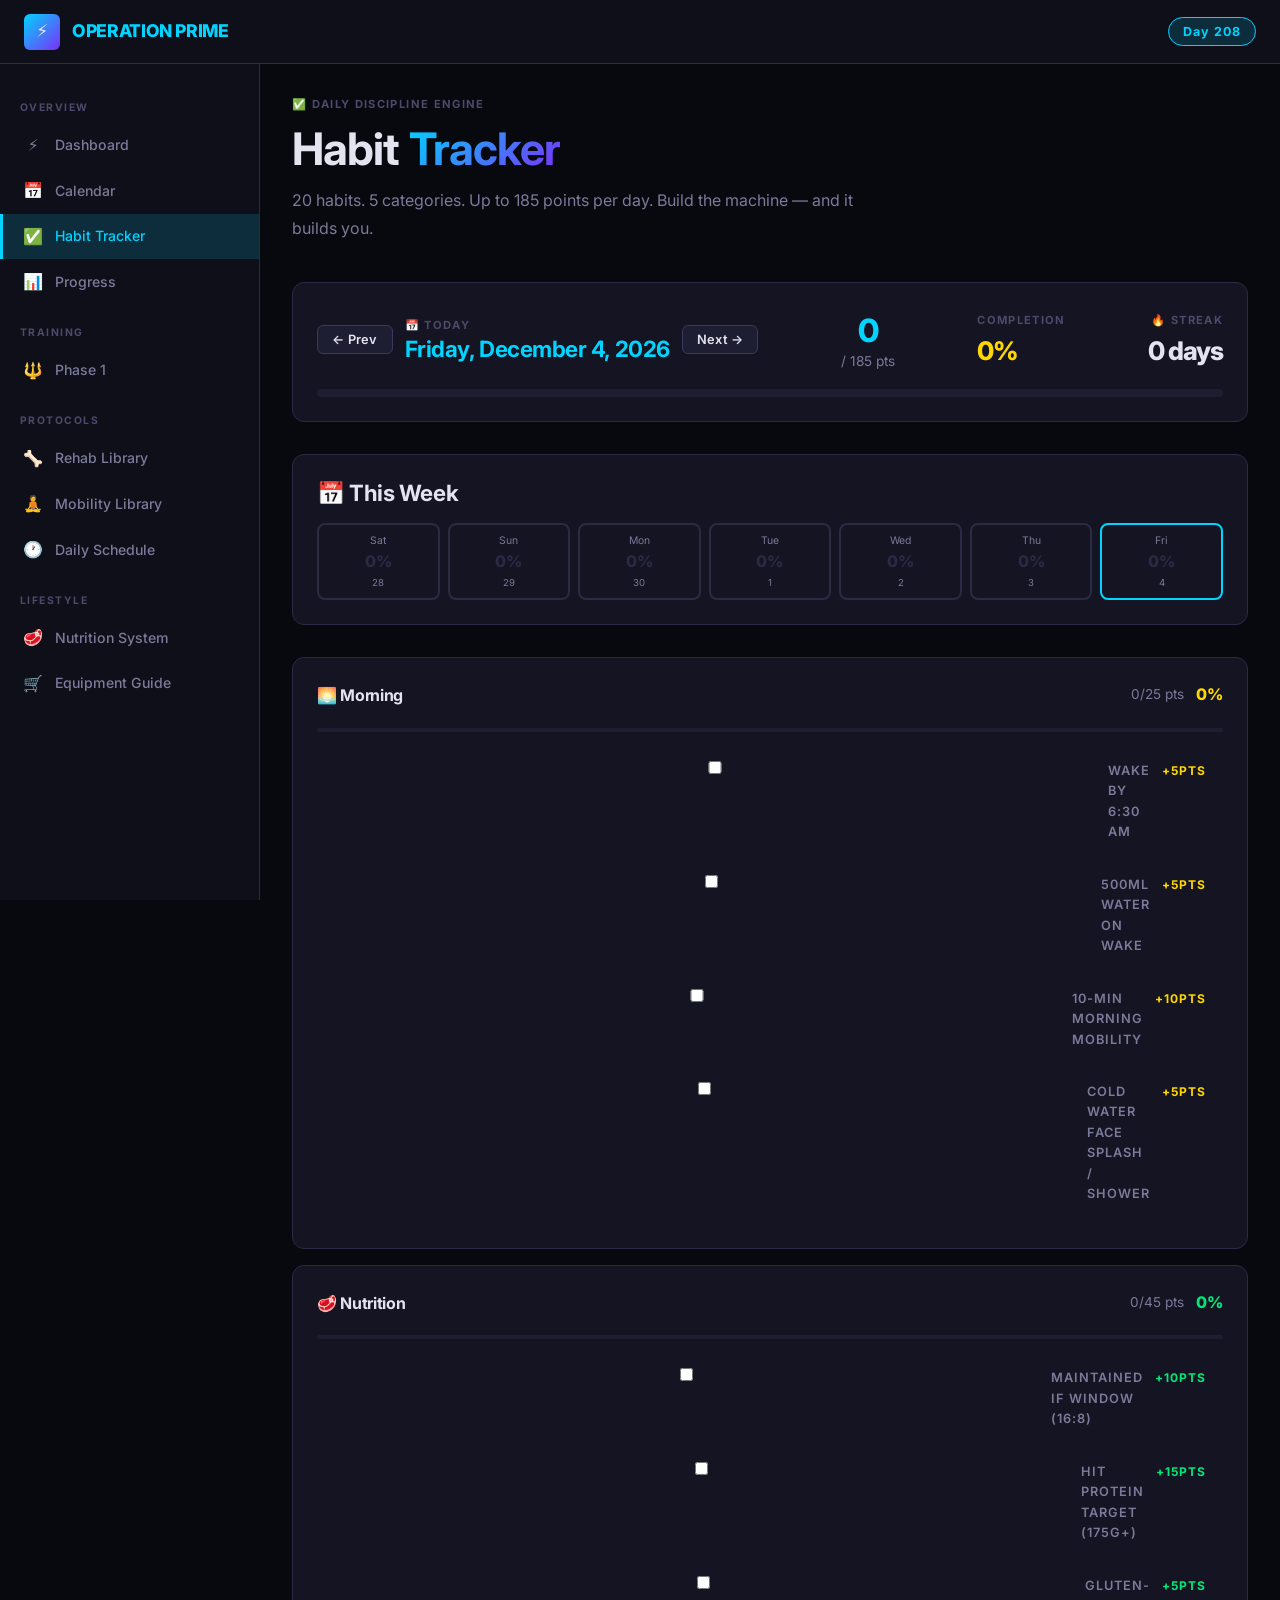
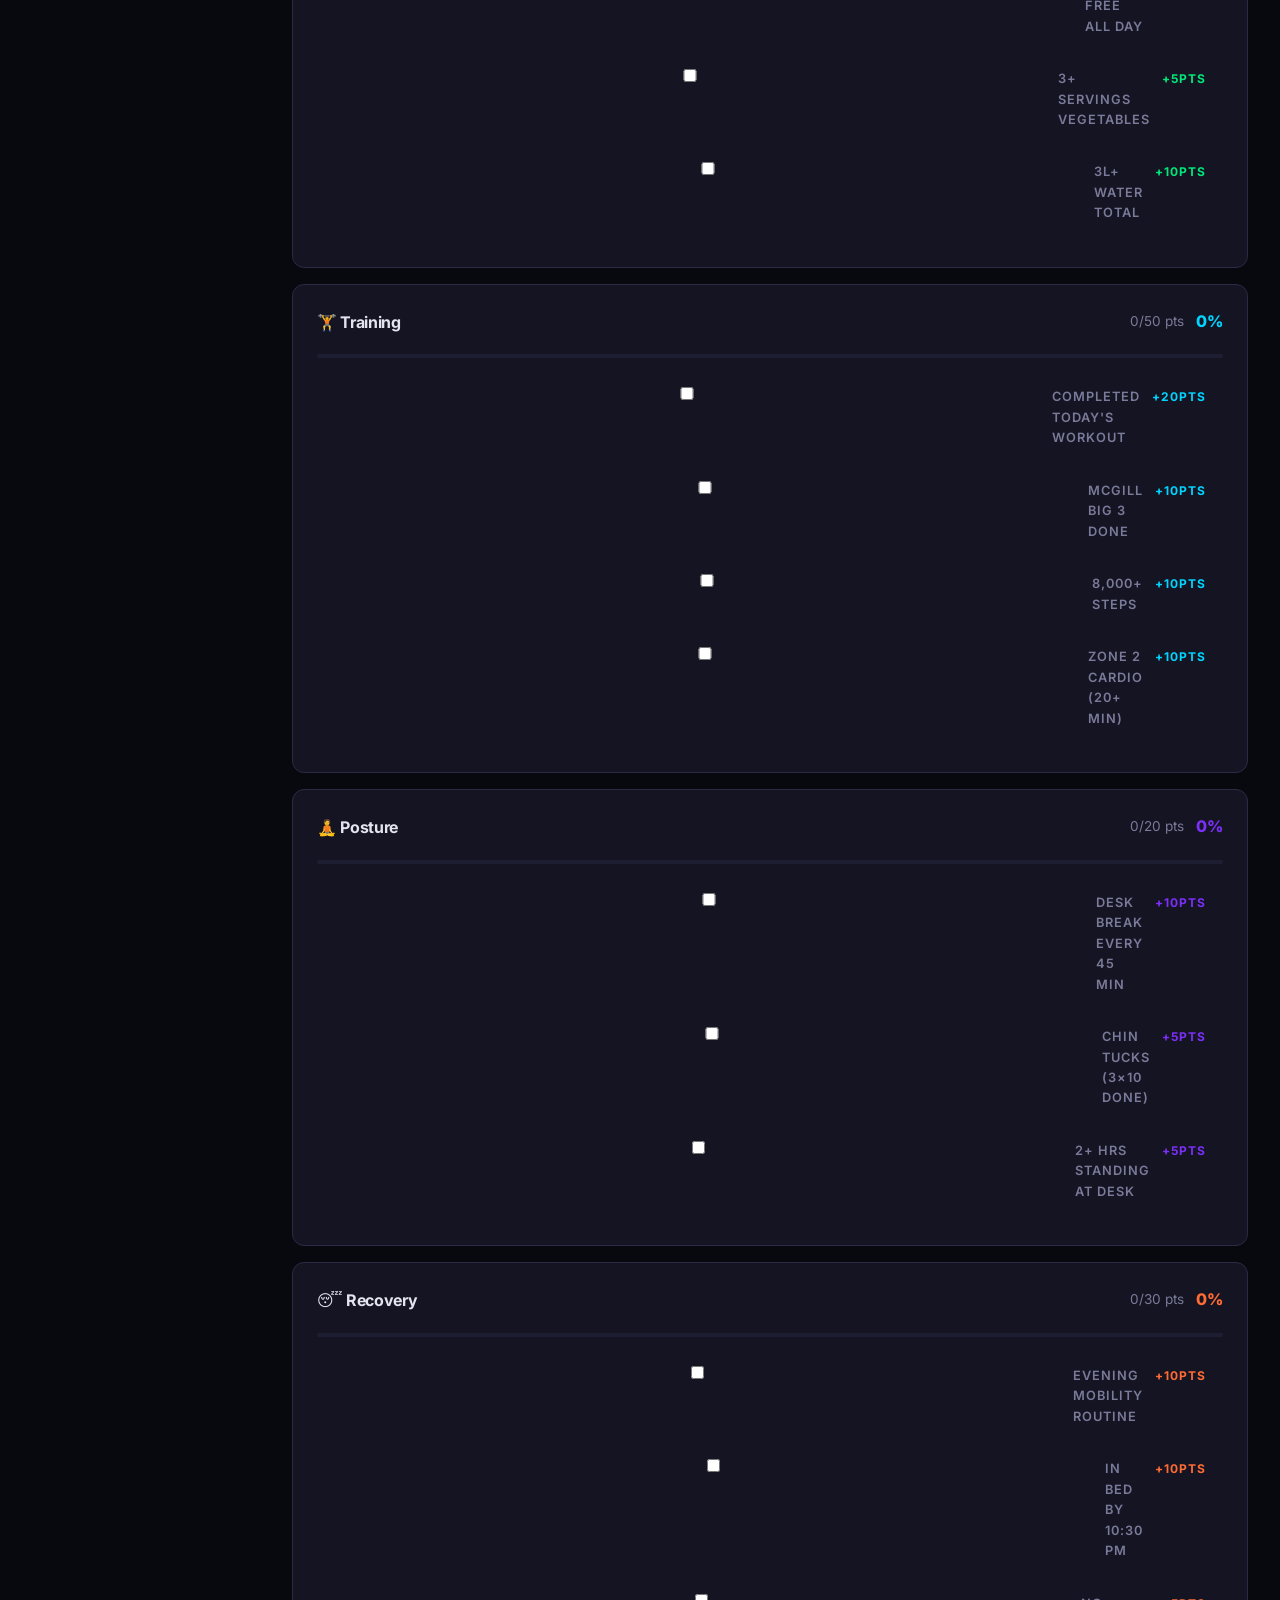
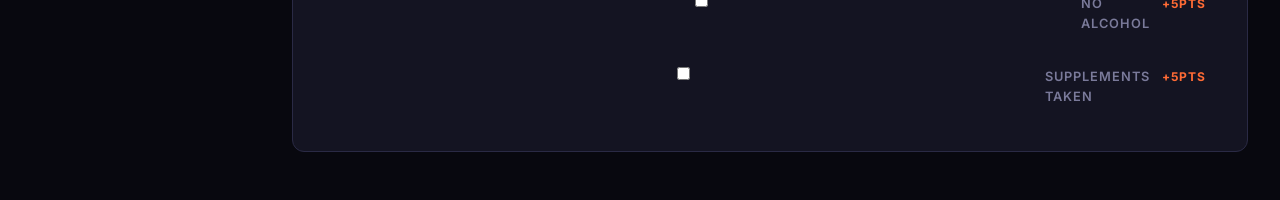
<file: pages/habits.html>
<!DOCTYPE html>
<html lang="en">
<head>
  <meta charset="UTF-8" />
  <meta name="viewport" content="width=device-width, initial-scale=1.0" />
  <title>Habit Tracker | Operation Prime</title>
  <link rel="preconnect" href="https://fonts.googleapis.com" />
  <link href="https://fonts.googleapis.com/css2?family=Inter:wght@400;500;600;700;800;900&display=swap" rel="stylesheet" />
  <link rel="stylesheet" href="../assets/css/main.css" />
</head>
<body>
<div class="overlay-bg" id="navOverlay"></div>
<div class="app-layout">
  <header class="site-header">
    <div class="header-logo"><div class="logo-icon">⚡</div><span>OPERATION <span>PRIME</span></span></div>
    <div class="header-meta"><span class="day-badge" data-day-number>Day 1</span><button class="menu-toggle" id="menuToggle">☰</button></div>
  </header>
  <nav class="sidebar" id="sidebar">
    <div class="nav-section">
      <div class="nav-section-label">Overview</div>
      <a href="../index.html" class="nav-link"><span class="nav-icon">⚡</span> Dashboard</a>
      <a href="calendar.html" class="nav-link"><span class="nav-icon">📅</span> Calendar</a>
      <a href="habits.html" class="nav-link active"><span class="nav-icon">✅</span> Habit Tracker</a>
      <a href="tracker.html" class="nav-link"><span class="nav-icon">📊</span> Progress</a>
    </div>
    <div class="nav-section">
      <div class="nav-section-label">Training</div>
      <a href="phase1.html" class="nav-link"><span class="nav-icon">🔱</span> Phase 1</a>
    </div>
    <div class="nav-section">
      <div class="nav-section-label">Protocols</div>
      <a href="rehab.html" class="nav-link"><span class="nav-icon">🦴</span> Rehab Library</a>
      <a href="mobility.html" class="nav-link"><span class="nav-icon">🧘</span> Mobility Library</a>
      <a href="daily.html" class="nav-link"><span class="nav-icon">🕐</span> Daily Schedule</a>
    </div>
    <div class="nav-section">
      <div class="nav-section-label">Lifestyle</div>
      <a href="nutrition.html" class="nav-link"><span class="nav-icon">🥩</span> Nutrition System</a>
      <a href="equipment.html" class="nav-link"><span class="nav-icon">🛒</span> Equipment Guide</a>
    </div>
  </nav>

  <main class="main-content">
    <div class="page-header">
      <div class="label">✅ Daily Discipline Engine</div>
      <h1>Habit <span class="gradient-text">Tracker</span></h1>
      <p>20 habits. 5 categories. Up to 185 points per day. Build the machine — and it builds you.</p>
    </div>

    <!-- Date Nav + Score -->
    <div class="card mb-32">
      <div style="display:flex; justify-content:space-between; align-items:center; flex-wrap:wrap; gap:12px">
        <div style="display:flex; align-items:center; gap:12px">
          <button class="btn btn-secondary btn-sm" onclick="habitNav(-1)">← Prev</button>
          <div>
            <div class="label" id="habitDateLabel">Today</div>
            <h3 id="habitDateFull" style="margin:0; color:var(--primary)">Loading...</h3>
          </div>
          <button class="btn btn-secondary btn-sm" onclick="habitNav(1)">Next →</button>
        </div>
        <div style="text-align:center">
          <div class="stat-value primary" id="todayScore">0</div>
          <div class="text-sm text-muted">/ 185 pts</div>
        </div>
        <div>
          <div class="label">Completion</div>
          <div class="stat-value gold" id="completionPct" style="font-size:1.6rem">0%</div>
        </div>
        <div style="text-align:right">
          <div class="label">🔥 Streak</div>
          <div class="stat-value" id="streakCount" style="font-size:1.6rem">0 days</div>
        </div>
      </div>
      <div class="progress-bar mt-16" style="height:8px">
        <div class="progress-fill" id="scoreProgress" style="width:0%"></div>
      </div>
    </div>

    <!-- 7-Day Grid -->
    <div class="card mb-32">
      <h3 class="mb-16">📅 This Week</h3>
      <div id="weekGrid" style="display:grid; grid-template-columns:repeat(7, 1fr); gap:8px; text-align:center"></div>
    </div>

    <!-- Habits by Category -->
    <div id="habitSections"></div>

  </main>
</div>

<script src="../assets/js/app.js"></script>
<script>
let habitOffset = 0;

function habitNav(dir) {
  habitOffset += dir;
  if (habitOffset > 0) habitOffset = 0;
  renderHabitPage();
}

function getOffsetDate(offset) {
  const d = new Date();
  d.setDate(d.getDate() + offset);
  return d;
}

function formatDateKey(d) {
  return d.toISOString().split('T')[0];
}

function renderHabitPage() {
  const d = getOffsetDate(habitOffset);
  const key = formatDateKey(d);
  const isToday = habitOffset === 0;

  document.getElementById('habitDateFull').textContent = d.toLocaleDateString('en-US', {weekday:'long', month:'long', day:'numeric', year:'numeric'});
  document.getElementById('habitDateLabel').textContent = isToday ? '📅 Today' : (habitOffset === -1 ? '📅 Yesterday' : `📅 ${Math.abs(habitOffset)} days ago`);

  const done = OP.store.get('habits_' + key) || {};
  let totalScore = 0;
  let maxScore = 0;
  const categories = {};

  OP.HABITS.forEach(h => {
    if (!categories[h.cat]) categories[h.cat] = [];
    categories[h.cat].push(h);
    maxScore += h.pts;
    if (done[h.id]) totalScore += h.pts;
  });

  document.getElementById('todayScore').textContent = totalScore;
  const pct = Math.round((totalScore / maxScore) * 100);
  document.getElementById('completionPct').textContent = pct + '%';
  document.getElementById('scoreProgress').style.width = pct + '%';
  document.getElementById('streakCount').textContent = OP.getStreak() + ' days';

  // Week grid
  const wg = document.getElementById('weekGrid');
  wg.innerHTML = '';
  const days = ['Sun','Mon','Tue','Wed','Thu','Fri','Sat'];
  for (let i = -6; i <= 0; i++) {
    const dd = getOffsetDate(i);
    const dk = formatDateKey(dd);
    const ddone = OP.store.get('habits_' + dk) || {};
    let ds = 0;
    OP.HABITS.forEach(h => { if (ddone[h.id]) ds += h.pts; });
    const dpct = Math.round((ds / maxScore) * 100);
    const isActive = i === habitOffset;
    const color = dpct >= 80 ? 'var(--success)' : dpct >= 50 ? 'var(--gold)' : dpct > 0 ? 'var(--warning)' : 'var(--border)';
    wg.innerHTML += `<div style="padding:8px 4px; border-radius:8px; border:2px solid ${isActive ? 'var(--primary)' : color}; background:${dpct > 0 ? color + '18' : 'var(--surface)'}; cursor:pointer" onclick="habitOffset=${i};renderHabitPage()">
      <div style="font-size:0.65rem; color:var(--text-muted)">${days[dd.getDay()]}</div>
      <div style="font-weight:800; font-size:1rem; color:${color}">${dpct}%</div>
      <div style="font-size:0.6rem; color:var(--text-muted)">${dd.getDate()}</div>
    </div>`;
  }

  // Habit sections
  const catIcons = {'Morning': '🌅', 'Nutrition': '🥩', 'Training': '🏋️', 'Posture': '🧘', 'Recovery': '😴'};
  const catColors = {'Morning': 'var(--gold)', 'Nutrition': 'var(--success)', 'Training': 'var(--primary)', 'Posture': 'var(--secondary)', 'Recovery': 'var(--warning)'};
  const sections = document.getElementById('habitSections');
  sections.innerHTML = '';

  Object.entries(categories).forEach(([cat, habits]) => {
    let catScore = 0;
    let catMax = habits.reduce((a, h) => a + h.pts, 0);
    habits.forEach(h => { if (done[h.id]) catScore += h.pts; });
    const catPct = Math.round((catScore / catMax) * 100);
    const color = catColors[cat] || 'var(--primary)';

    let itemsHtml = habits.map(h => {
      const checked = done[h.id] ? 'checked' : '';
      return `<div class="habit-item ${done[h.id] ? 'habit-done' : ''}">
        <label style="display:flex; align-items:flex-start; gap:12px; cursor:pointer; width:100%">
          <input type="checkbox" class="habit-cb" data-id="${h.id}" data-pts="${h.pts}" ${checked} ${!isToday ? 'disabled' : ''} onchange="toggleHabitCb(this,'${key}')">
          <div style="flex:1">
            <div style="font-weight:600; ${done[h.id] ? 'text-decoration:line-through; color:var(--text-muted)' : ''}">${h.name}</div>
            ${h.desc ? `<div class="text-sm text-muted">${h.desc}</div>` : ''}
          </div>
          <div style="font-size:0.75rem; font-weight:700; color:${color}; white-space:nowrap">+${h.pts}pts</div>
        </label>
      </div>`;
    }).join('');

    sections.innerHTML += `<div class="card mb-16">
      <div class="card-header">
        <h3>${catIcons[cat] || '📌'} ${cat}</h3>
        <div style="display:flex; align-items:center; gap:12px">
          <span class="text-sm text-muted">${catScore}/${catMax} pts</span>
          <span style="font-weight:800; color:${color}">${catPct}%</span>
        </div>
      </div>
      <div class="progress-bar mb-16" style="height:4px"><div class="progress-fill" style="width:${catPct}%; background:${color}"></div></div>
      <div class="habits-list">${itemsHtml}</div>
    </div>`;
  });
}

function toggleHabitCb(cb, dateKey) {
  const id = cb.dataset.id;
  const done = OP.store.get('habits_' + dateKey) || {};
  if (cb.checked) { done[id] = true; } else { delete done[id]; }
  OP.store.set('habits_' + dateKey, done);
  renderHabitPage();
}

document.addEventListener('DOMContentLoaded', renderHabitPage);
</script>
</body>
</html>
</file>
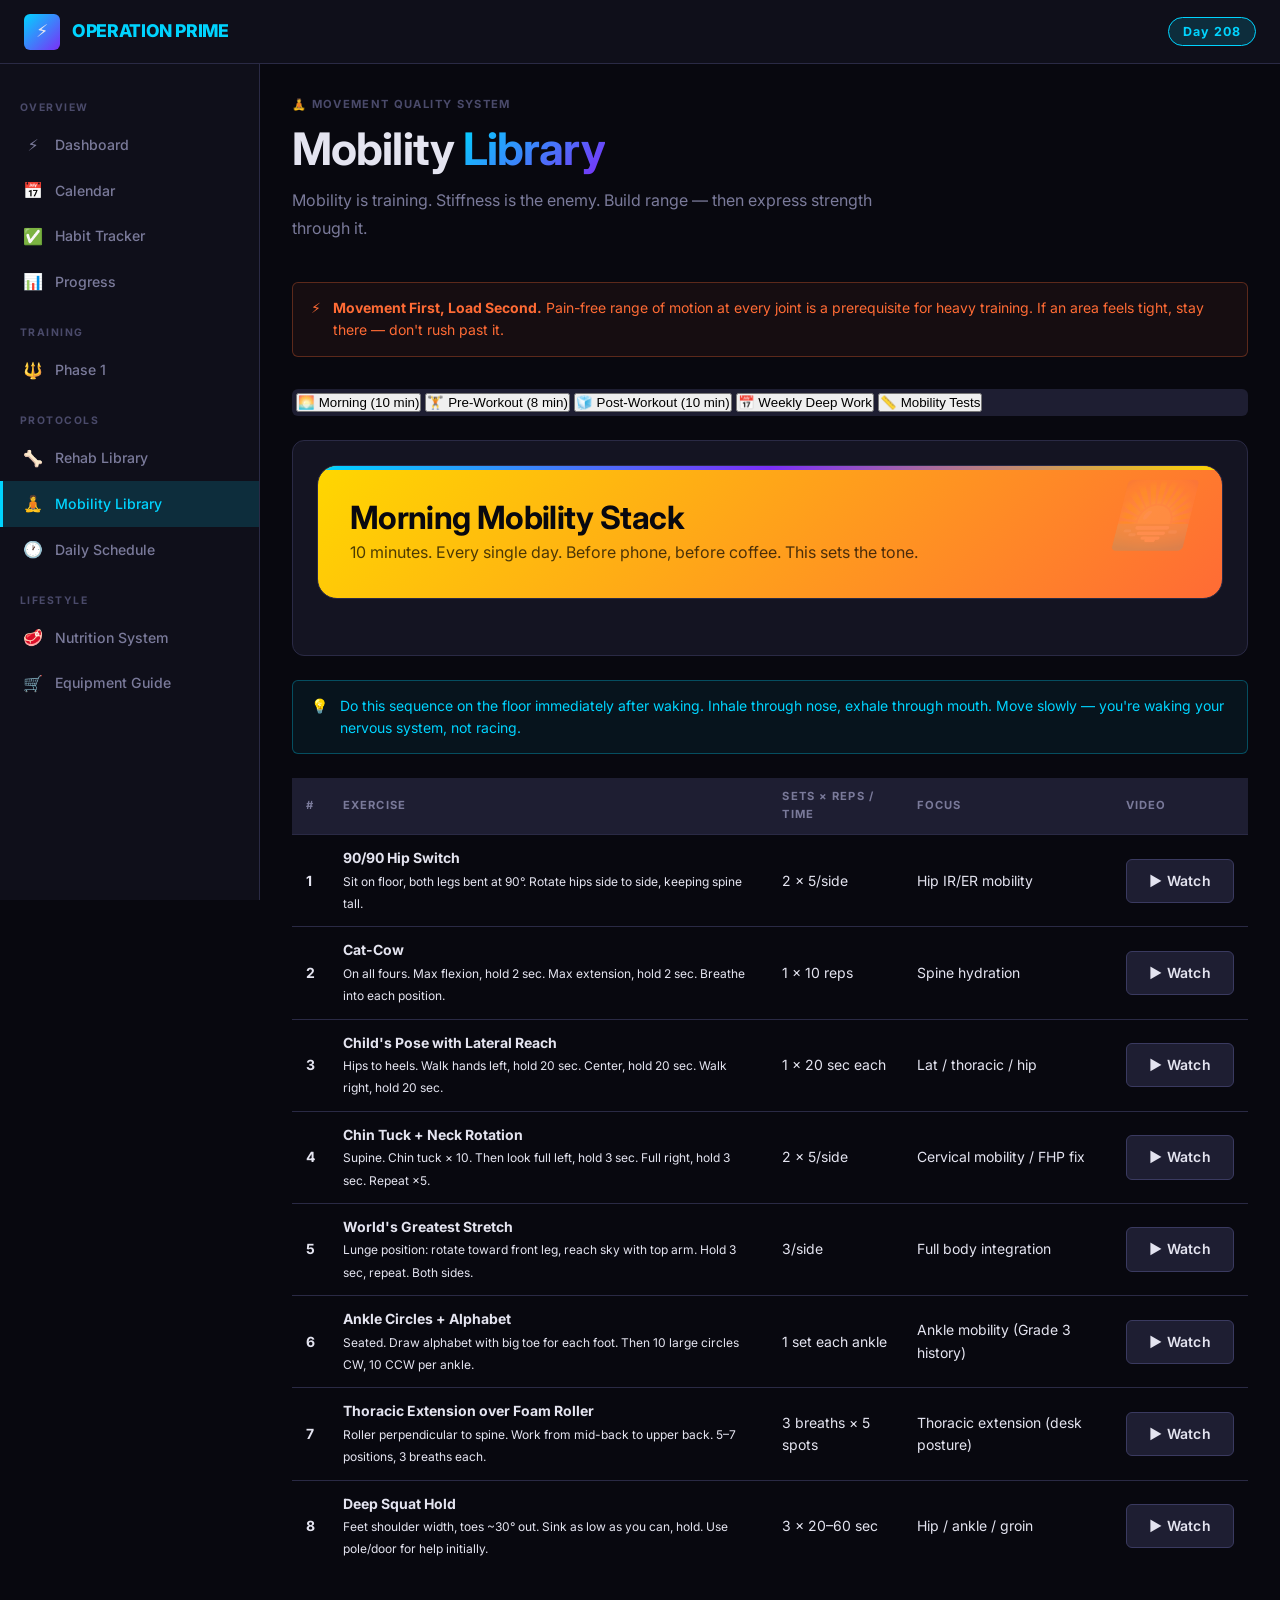
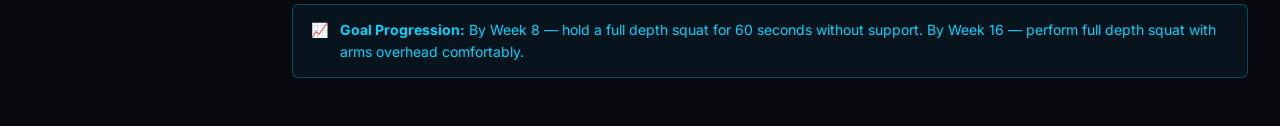
<file: pages/mobility.html>
<!DOCTYPE html>
<html lang="en">
<head>
  <meta charset="UTF-8" />
  <meta name="viewport" content="width=device-width, initial-scale=1.0" />
  <title>Mobility Library | Operation Prime</title>
  <link rel="preconnect" href="https://fonts.googleapis.com" />
  <link href="https://fonts.googleapis.com/css2?family=Inter:wght@400;500;600;700;800;900&display=swap" rel="stylesheet" />
  <link rel="stylesheet" href="../assets/css/main.css" />
  <link rel="stylesheet" href="../assets/css/print.css" />
</head>
<body>
<div class="overlay-bg" id="navOverlay"></div>
<div class="app-layout">
  <header class="site-header">
    <div class="header-logo"><div class="logo-icon">⚡</div><span>OPERATION <span>PRIME</span></span></div>
    <div class="header-meta"><span class="day-badge" data-day-number>Day 1</span><button class="menu-toggle" id="menuToggle">☰</button></div>
  </header>
  <nav class="sidebar" id="sidebar">
    <div class="nav-section">
      <div class="nav-section-label">Overview</div>
      <a href="../index.html" class="nav-link"><span class="nav-icon">⚡</span> Dashboard</a>
      <a href="calendar.html" class="nav-link"><span class="nav-icon">📅</span> Calendar</a>
      <a href="habits.html" class="nav-link"><span class="nav-icon">✅</span> Habit Tracker</a>
      <a href="tracker.html" class="nav-link"><span class="nav-icon">📊</span> Progress</a>
    </div>
    <div class="nav-section">
      <div class="nav-section-label">Training</div>
      <a href="phase1.html" class="nav-link"><span class="nav-icon">🔱</span> Phase 1</a>
    </div>
    <div class="nav-section">
      <div class="nav-section-label">Protocols</div>
      <a href="rehab.html" class="nav-link"><span class="nav-icon">🦴</span> Rehab Library</a>
      <a href="mobility.html" class="nav-link active"><span class="nav-icon">🧘</span> Mobility Library</a>
      <a href="daily.html" class="nav-link"><span class="nav-icon">🕐</span> Daily Schedule</a>
    </div>
    <div class="nav-section">
      <div class="nav-section-label">Lifestyle</div>
      <a href="nutrition.html" class="nav-link"><span class="nav-icon">🥩</span> Nutrition System</a>
      <a href="equipment.html" class="nav-link"><span class="nav-icon">🛒</span> Equipment Guide</a>
    </div>
  </nav>

  <main class="main-content">
    <div class="page-header">
      <div class="label">🧘 Movement Quality System</div>
      <h1>Mobility <span class="gradient-text">Library</span></h1>
      <p>Mobility is training. Stiffness is the enemy. Build range — then express strength through it.</p>
    </div>

    <div class="alert alert-warning mb-32"><span>⚡</span><div><strong>Movement First, Load Second.</strong> Pain-free range of motion at every joint is a prerequisite for heavy training. If an area feels tight, stay there — don't rush past it.</div></div>

    <!-- Tabs -->
    <div class="tabs mb-0" id="mobilityTabs">
      <button class="tab active" data-tab="morning">🌅 Morning (10 min)</button>
      <button class="tab" data-tab="preworkout">🏋️ Pre-Workout (8 min)</button>
      <button class="tab" data-tab="postworkout">🧊 Post-Workout (10 min)</button>
      <button class="tab" data-tab="weekly">📅 Weekly Deep Work</button>
      <button class="tab" data-tab="tests">📏 Mobility Tests</button>
    </div>

    <!-- Morning Mobility -->
    <div class="tab-panel active" id="panel-morning">
      <div class="card mb-24">
        <div class="phase-banner" style="background: linear-gradient(135deg, var(--gold), var(--warning));">
          <div class="phase-number">🌅</div>
          <div>
            <h2 style="color:var(--bg-base)">Morning Mobility Stack</h2>
            <p style="color:rgba(0,0,0,0.7)">10 minutes. Every single day. Before phone, before coffee. This sets the tone.</p>
          </div>
        </div>
      </div>

      <div class="alert alert-info mb-24"><span>💡</span><div>Do this sequence on the floor immediately after waking. Inhale through nose, exhale through mouth. Move slowly — you're waking your nervous system, not racing.</div></div>

      <table class="workout-table mb-32">
        <thead>
          <tr><th>#</th><th>Exercise</th><th>Sets × Reps / Time</th><th>Focus</th><th>Video</th></tr>
        </thead>
        <tbody>
          <tr>
            <td class="text-primary"><strong>1</strong></td>
            <td><strong>90/90 Hip Switch</strong><br><span class="text-xs">Sit on floor, both legs bent at 90°. Rotate hips side to side, keeping spine tall.</span></td>
            <td>2 × 5/side</td>
            <td>Hip IR/ER mobility</td>
            <td><a href="https://www.youtube.com/results?search_query=90+90+hip+switch+mobility" target="_blank" class="btn btn-secondary btn-xs">▶ Watch</a></td>
          </tr>
          <tr>
            <td class="text-primary"><strong>2</strong></td>
            <td><strong>Cat-Cow</strong><br><span class="text-xs">On all fours. Max flexion, hold 2 sec. Max extension, hold 2 sec. Breathe into each position.</span></td>
            <td>1 × 10 reps</td>
            <td>Spine hydration</td>
            <td><a href="https://www.youtube.com/results?search_query=cat+cow+stretch+spine+mobility" target="_blank" class="btn btn-secondary btn-xs">▶ Watch</a></td>
          </tr>
          <tr>
            <td class="text-primary"><strong>3</strong></td>
            <td><strong>Child's Pose with Lateral Reach</strong><br><span class="text-xs">Hips to heels. Walk hands left, hold 20 sec. Center, hold 20 sec. Walk right, hold 20 sec.</span></td>
            <td>1 × 20 sec each</td>
            <td>Lat / thoracic / hip</td>
            <td><a href="https://www.youtube.com/results?search_query=child+pose+lateral+reach+mobility" target="_blank" class="btn btn-secondary btn-xs">▶ Watch</a></td>
          </tr>
          <tr>
            <td class="text-primary"><strong>4</strong></td>
            <td><strong>Chin Tuck + Neck Rotation</strong><br><span class="text-xs">Supine. Chin tuck × 10. Then look full left, hold 3 sec. Full right, hold 3 sec. Repeat ×5.</span></td>
            <td>2 × 5/side</td>
            <td>Cervical mobility / FHP fix</td>
            <td><a href="https://www.youtube.com/results?search_query=chin+tuck+exercise+forward+head+posture" target="_blank" class="btn btn-secondary btn-xs">▶ Watch</a></td>
          </tr>
          <tr>
            <td class="text-primary"><strong>5</strong></td>
            <td><strong>World's Greatest Stretch</strong><br><span class="text-xs">Lunge position: rotate toward front leg, reach sky with top arm. Hold 3 sec, repeat. Both sides.</span></td>
            <td>3/side</td>
            <td>Full body integration</td>
            <td><a href="https://www.youtube.com/results?search_query=world%27s+greatest+stretch+mobility" target="_blank" class="btn btn-secondary btn-xs">▶ Watch</a></td>
          </tr>
          <tr>
            <td class="text-primary"><strong>6</strong></td>
            <td><strong>Ankle Circles + Alphabet</strong><br><span class="text-xs">Seated. Draw alphabet with big toe for each foot. Then 10 large circles CW, 10 CCW per ankle.</span></td>
            <td>1 set each ankle</td>
            <td>Ankle mobility (Grade 3 history)</td>
            <td><a href="https://www.youtube.com/results?search_query=ankle+circles+mobility+exercise" target="_blank" class="btn btn-secondary btn-xs">▶ Watch</a></td>
          </tr>
          <tr>
            <td class="text-primary"><strong>7</strong></td>
            <td><strong>Thoracic Extension over Foam Roller</strong><br><span class="text-xs">Roller perpendicular to spine. Work from mid-back to upper back. 5–7 positions, 3 breaths each.</span></td>
            <td>3 breaths × 5 spots</td>
            <td>Thoracic extension (desk posture)</td>
            <td><a href="https://www.youtube.com/results?search_query=thoracic+extension+foam+roller+desk" target="_blank" class="btn btn-secondary btn-xs">▶ Watch</a></td>
          </tr>
          <tr>
            <td class="text-gold"><strong>8</strong></td>
            <td><strong>Deep Squat Hold</strong><br><span class="text-xs">Feet shoulder width, toes ~30° out. Sink as low as you can, hold. Use pole/door for help initially.</span></td>
            <td>3 × 20–60 sec</td>
            <td>Hip / ankle / groin</td>
            <td><a href="https://www.youtube.com/results?search_query=deep+squat+hold+mobility+practice" target="_blank" class="btn btn-secondary btn-xs">▶ Watch</a></td>
          </tr>
        </tbody>
      </table>

      <div class="alert alert-info"><span>📈</span><div><strong>Goal Progression:</strong> By Week 8 — hold a full depth squat for 60 seconds without support. By Week 16 — perform full depth squat with arms overhead comfortably.</div></div>
    </div>

    <!-- Pre-Workout Mobility -->
    <div class="tab-panel" id="panel-preworkout">
      <div class="card mb-24">
        <div class="phase-banner" style="background: linear-gradient(135deg, var(--primary), var(--secondary));">
          <div class="phase-number">🏋️</div>
          <div>
            <h2>Pre-Workout Activation</h2>
            <p style="color:rgba(255,255,255,0.8)">8 minutes. Before every training session. These aren't optional warm-up sets — this is CNS priming.</p>
          </div>
        </div>
      </div>

      <div class="grid-2 mb-24">
        <div class="card">
          <h4 class="mb-12" style="color:var(--primary)">🦵 Lower Body Day Warm-Up</h4>
          <table class="workout-table">
            <thead><tr><th>Exercise</th><th>Volume</th></tr></thead>
            <tbody>
              <tr><td><strong>Hip 90/90</strong> — both sides</td><td>5/side</td></tr>
              <tr><td><strong>Ankle dorsiflexion drill</strong> (wall)</td><td>10/side</td></tr>
              <tr><td><strong>Cossack squat</strong> (bodyweight)</td><td>5/side</td></tr>
              <tr><td><strong>Hip flexor stretch</strong> (kneeling)</td><td>30 sec/side</td></tr>
              <tr><td><strong>Glute bridge</strong> (bodyweight activation)</td><td>20 reps slow</td></tr>
              <tr><td><strong>Monster walk</strong> (band, 10m each direction)</td><td>2 lengths</td></tr>
            </tbody>
          </table>
        </div>
        <div class="card">
          <h4 class="mb-12" style="color:var(--secondary)">💪 Upper Body Day Warm-Up</h4>
          <table class="workout-table">
            <thead><tr><th>Exercise</th><th>Volume</th></tr></thead>
            <tbody>
              <tr><td><strong>Shoulder CARs</strong> (controlled articular rotations)</td><td>5/direction</td></tr>
              <tr><td><strong>Band pull-apart</strong></td><td>2 × 15</td></tr>
              <tr><td><strong>Wall slide</strong></td><td>2 × 10</td></tr>
              <tr><td><strong>Thoracic rotation</strong> (quadruped)</td><td>8/side</td></tr>
              <tr><td><strong>Doorway pec stretch</strong> (3 heights)</td><td>20 sec each</td></tr>
              <tr><td><strong>Chin tucks × 10</strong> + neck side bend 20 sec/side</td><td>1 set each</td></tr>
            </tbody>
          </table>
        </div>
      </div>

      <div class="card">
        <h4 class="mb-12" style="color:var(--gold)">🏃 Zone 2 / Conditioning Day Warm-Up</h4>
        <table class="workout-table">
          <thead><tr><th>Exercise</th><th>Volume</th><th>Notes</th></tr></thead>
          <tbody>
            <tr><td><strong>Leg swings</strong> (front/back + side/side)</td><td>10/direction/leg</td><td>Hold wall for balance</td></tr>
            <tr><td><strong>Hip circles</strong></td><td>10/direction</td><td>Slow and large</td></tr>
            <tr><td><strong>Ankle bounces</strong></td><td>20 total</td><td>Gentle — no jumping yet</td></tr>
            <tr><td><strong>Walking knee hugs</strong></td><td>10m</td><td>Slow and controlled</td></tr>
            <tr><td><strong>Lateral shuffles</strong></td><td>10m × 2</td><td>Week 8+ only — ankle caution</td></tr>
            <tr><td><strong>5 min Zone 1 walk</strong> to start rower/bike</td><td>5 min</td><td>RPE 3/10</td></tr>
          </tbody>
        </table>
      </div>
    </div>

    <!-- Post-Workout -->
    <div class="tab-panel" id="panel-postworkout">
      <div class="card mb-24">
        <div class="phase-banner" style="background: linear-gradient(135deg, #1a3a2a, #0a2a1a);">
          <div class="phase-number">🧊</div>
          <div>
            <h2 style="color:var(--success)">Post-Workout Cool-Down</h2>
            <p style="color:rgba(255,255,255,0.7)">10 minutes. Non-negotiable. This is where recovery begins. Skip warm-up, you injure yourself. Skip cool-down, you slow adaptation.</p>
          </div>
        </div>
      </div>

      <div class="grid-2 mb-24">
        <div class="card">
          <h4 class="mb-12" style="color:var(--success)">🦵 After Lower Body Training</h4>
          <table class="workout-table">
            <thead><tr><th>Stretch</th><th>Hold</th></tr></thead>
            <tbody>
              <tr><td><strong>Pigeon Pose</strong> (or Figure-4 if hips tight)</td><td>60 sec/side</td></tr>
              <tr><td><strong>Kneeling hip flexor stretch</strong></td><td>45 sec/side</td></tr>
              <tr><td><strong>Supine hamstring stretch</strong> (strap/towel)</td><td>45 sec/side</td></tr>
              <tr><td><strong>Calf stretch</strong> (wall, straight + bent knee)</td><td>30 sec each position/side</td></tr>
              <tr><td><strong>Lateral quad stretch</strong> (side-lying)</td><td>30 sec/side</td></tr>
              <tr><td><strong>McGill Big 3</strong> (always, after lower)</td><td>Standard protocol</td></tr>
              <tr><td><strong>Dead hang</strong> (spinal decompression)</td><td>20–40 sec × 2</td></tr>
            </tbody>
          </table>
        </div>
        <div class="card">
          <h4 class="mb-12" style="color:var(--primary)">💪 After Upper Body Training</h4>
          <table class="workout-table">
            <thead><tr><th>Stretch</th><th>Hold</th></tr></thead>
            <tbody>
              <tr><td><strong>Cross-body shoulder stretch</strong></td><td>30 sec/side</td></tr>
              <tr><td><strong>Doorway pec stretch</strong> (3 heights: low, mid, high)</td><td>30 sec each</td></tr>
              <tr><td><strong>Sleeper stretch</strong> (posterior capsule)</td><td>30 sec/side</td></tr>
              <tr><td><strong>Upper trap + neck stretch</strong></td><td>30 sec/side</td></tr>
              <tr><td><strong>Lat stretch</strong> (hanging or wall lean)</td><td>30 sec/side</td></tr>
              <tr><td><strong>Thoracic foam roll</strong></td><td>5 positions × 3 breaths</td></tr>
              <tr><td><strong>Dead hang</strong></td><td>30 sec × 2</td></tr>
            </tbody>
          </table>
        </div>
      </div>
    </div>

    <!-- Weekly Deep Work -->
    <div class="tab-panel" id="panel-weekly">
      <div class="card mb-24">
        <div class="phase-banner" style="background: linear-gradient(135deg, var(--secondary), #4a1590);">
          <div class="phase-number">📅</div>
          <div>
            <h2>Weekly Deep Mobility Session</h2>
            <p style="color:rgba(255,255,255,0.8)">30–45 minutes. Saturday or Sunday. Targets all chronic restrictions. This is the work that makes everything else easier.</p>
          </div>
        </div>
      </div>

      <div class="accordion" id="weeklyAccordion">
        <div class="accordion-item open">
          <button class="accordion-header"><span>🦋 Hip Complex (10 min)</span><span class="accordion-icon">▼</span></button>
          <div class="accordion-body">
            <table class="workout-table">
              <thead><tr><th>Exercise</th><th>Volume</th><th>Notes</th></tr></thead>
              <tbody>
                <tr><td><strong>Pigeon Pose</strong></td><td>2 min/side</td><td>Stack hip over ankle. Let gravity work. Don't force.</td></tr>
                <tr><td><strong>Happy Baby</strong></td><td>90 sec</td><td>Grab outside of feet. Rock gently side to side.</td></tr>
                <tr><td><strong>Frog Stretch</strong></td><td>90 sec–2 min</td><td>Knees wide, hips back. Let inner groin open.</td></tr>
                <tr><td><strong>90/90 with forward fold</strong></td><td>60 sec/side</td><td>Hinge at hip, chest toward shin.</td></tr>
                <tr><td><strong>Cossack squat hold</strong></td><td>45 sec/side</td><td>Side lunge, foot flat. Dorsiflexion focus.</td></tr>
              </tbody>
            </table>
          </div>
        </div>

        <div class="accordion-item">
          <button class="accordion-header"><span>🦴 Thoracic Spine (8 min)</span><span class="accordion-icon">▼</span></button>
          <div class="accordion-body">
            <table class="workout-table">
              <thead><tr><th>Exercise</th><th>Volume</th><th>Notes</th></tr></thead>
              <tbody>
                <tr><td><strong>Foam Roller thoracic extension</strong></td><td>2 min (5 positions)</td><td>Hands behind head, support neck. Deep exhale at each spot.</td></tr>
                <tr><td><strong>Quadruped thoracic rotation</strong></td><td>8/side × 2</td><td>Thread-the-needle pattern. Reach as far as possible.</td></tr>
                <tr><td><strong>Open book stretch</strong></td><td>8/side</td><td>Side-lying. Rotate top arm to opposite side. Follow with eyes.</td></tr>
                <tr><td><strong>Seated T-spine rotation</strong></td><td>10/side</td><td>Cross arms on chest. Rotate from thoracic, not lumbar.</td></tr>
              </tbody>
            </table>
          </div>
        </div>

        <div class="accordion-item">
          <button class="accordion-header"><span>🦵 Hamstrings + Posterior Chain (8 min)</span><span class="accordion-icon">▼</span></button>
          <div class="accordion-body">
            <table class="workout-table">
              <thead><tr><th>Exercise</th><th>Volume</th><th>Notes</th></tr></thead>
              <tbody>
                <tr><td><strong>PNF Hamstring Stretch</strong></td><td>3 × 6-sec contract + 20-sec relax</td><td>Contract against resistance, relax into deeper stretch.</td></tr>
                <tr><td><strong>Active Straight Leg Raise</strong></td><td>10/side</td><td>Lying flat. Keep other leg pressed to floor. Active pull.</td></tr>
                <tr><td><strong>Standing RDL stretch</strong></td><td>30 sec × 2</td><td>Hinge at hip, feel hamstring pull. Not a toe touch.</td></tr>
                <tr><td><strong>Seated forward fold with strap</strong></td><td>90 sec × 2</td><td>Loop around feet. Flex feet toward you. Breathe.</td></tr>
              </tbody>
            </table>
          </div>
        </div>

        <div class="accordion-item">
          <button class="accordion-header"><span>🦶 Ankle + Foot (5 min)</span><span class="accordion-icon">▼</span></button>
          <div class="accordion-body">
            <div class="alert alert-warning mb-12"><span>⚠️</span><div>Grade 3 left ankle tear (healed). Work slowly. No forced end-range until Week 8+. Stop if sharp pain — dull stretch is fine.</div></div>
            <table class="workout-table">
              <thead><tr><th>Exercise</th><th>Volume</th><th>Notes</th></tr></thead>
              <tbody>
                <tr><td><strong>Ankle alphabet</strong></td><td>1 set each foot</td><td>Write every letter in all caps.</td></tr>
                <tr><td><strong>Dorsiflexion wall drill</strong></td><td>10/side × 2</td><td>Knee over toe, heel flat. Measure weekly progress.</td></tr>
                <tr><td><strong>Banded ankle distraction</strong></td><td>30 sec/position × 3</td><td>Band around ankle joint, pull to create space. Move in space.</td></tr>
                <tr><td><strong>Plantar fascia roll</strong></td><td>60 sec/foot</td><td>Lacrosse ball or frozen water bottle.</td></tr>
                <tr><td><strong>Toe spreading + isolation</strong></td><td>10 each foot</td><td>Spread toes wide, hold 3 sec. Lift big toe only × 10.</td></tr>
              </tbody>
            </table>
          </div>
        </div>

        <div class="accordion-item">
          <button class="accordion-header"><span>💪 Shoulder + Neck Complex (5 min)</span><span class="accordion-icon">▼</span></button>
          <div class="accordion-body">
            <table class="workout-table">
              <thead><tr><th>Exercise</th><th>Volume</th><th>Notes</th></tr></thead>
              <tbody>
                <tr><td><strong>Shoulder CARs</strong></td><td>5/direction × 2</td><td>Extremely slow, full range, no pain. Own the range.</td></tr>
                <tr><td><strong>Pec minor stretch</strong> (doorway, 3 heights)</td><td>45 sec each</td><td>Low: arm at hip. Mid: arm at 90°. High: arm overhead.</td></tr>
                <tr><td><strong>Sleeper stretch</strong></td><td>45 sec × 2/side</td><td>Side lying, internal rotation stretch for posterior capsule.</td></tr>
                <tr><td><strong>Neck side bend + ear to shoulder</strong></td><td>45 sec/side</td><td>Gently add hand for slight overpressure. Breathe.</td></tr>
                <tr><td><strong>Dead hang</strong></td><td>3 × 20–45 sec</td><td>Full shoulder decompression. Relax completely.</td></tr>
              </tbody>
            </table>
          </div>
        </div>
      </div>
    </div>

    <!-- Mobility Tests -->
    <div class="tab-panel" id="panel-tests">
      <div class="card mb-24">
        <div class="phase-banner">
          <div class="phase-number">📏</div>
          <div>
            <h2>Mobility Benchmark Tests</h2>
            <p style="color:rgba(255,255,255,0.7)">Test monthly. Same conditions, same time of day. Progress = objective proof the work is working.</p>
          </div>
        </div>
      </div>

      <div class="alert alert-info mb-24"><span>📅</span><div>Test every 4 weeks. Best time: Tuesday morning after warm-up, before any strenuous training.</div></div>

      <table class="workout-table mb-32">
        <thead>
          <tr><th>Test</th><th>Why it Matters</th><th>Week 1 Target</th><th>Week 12 Target</th><th>Week 52 Target</th></tr>
        </thead>
        <tbody>
          <tr>
            <td><strong>Deep Squat Hold</strong><br><span class="text-xs">Heels flat, depth below parallel, arms overhead</span></td>
            <td>Hip, ankle & thoracic composite</td>
            <td class="text-muted">10 sec with support</td>
            <td class="text-primary">45 sec unassisted</td>
            <td class="text-gold">90 sec unassisted</td>
          </tr>
          <tr>
            <td><strong>Ankle Dorsiflexion</strong><br><span class="text-xs">Wall drill — knee to wall, heel flat (in cm/inches)</span></td>
            <td>Ankle mobility for squat patterns</td>
            <td class="text-muted">3–4 cm</td>
            <td class="text-primary">6 cm+</td>
            <td class="text-gold">8+ cm bilateral</td>
          </tr>
          <tr>
            <td><strong>Seated Forward Fold</strong><br><span class="text-xs">Legs straight, reach toward feet. Measure fingertip to toe (+ = past toes)</span></td>
            <td>Hamstring + posterior chain</td>
            <td class="text-muted">-6" from toes</td>
            <td class="text-primary">0" (reach toes)</td>
            <td class="text-gold">+4" past toes</td>
          </tr>
          <tr>
            <td><strong>Active Shoulder Flexion</strong><br><span class="text-xs">Standing, raise arm overhead. Measure angle from torso to arm (goal: 180°)</span></td>
            <td>Overhead shoulder health</td>
            <td class="text-muted">~160°</td>
            <td class="text-primary">175°</td>
            <td class="text-gold">180° bilateral</td>
          </tr>
          <tr>
            <td><strong>Thomas Test</strong><br><span class="text-xs">Lie on edge of table, bring one knee to chest. Hanging leg angle = hip flexor tightness</span></td>
            <td>Hip flexor / desk posture indicator</td>
            <td class="text-muted">Leg lifts off floor</td>
            <td class="text-primary">Leg at flat 0°</td>
            <td class="text-gold">Slight negative (hip extension)</td>
          </tr>
          <tr>
            <td><strong>Thoracic Rotation</strong><br><span class="text-xs">Seated on floor. Cross arms on chest. Rotate each way. Measure angle.</span></td>
            <td>T-spine mobility — upper back stiffness</td>
            <td class="text-muted">35–40°/side</td>
            <td class="text-primary">50°/side</td>
            <td class="text-gold">60°+ bilateral</td>
          </tr>
          <tr>
            <td><strong>Single-Leg Balance</strong><br><span class="text-xs">Eyes closed, hands on hips. How long before you step?</span></td>
            <td>Proprioception + ankle stability</td>
            <td class="text-muted">10 sec L / 15 sec R</td>
            <td class="text-primary">25 sec bilateral</td>
            <td class="text-gold">45 sec + perturbation</td>
          </tr>
        </tbody>
      </table>

      <div class="card">
        <div class="card-header"><h3>📋 My Test Results Log</h3><button onclick="window.print()" class="btn btn-secondary btn-sm no-print">🖨️ Print</button></div>
        <table class="workout-table">
          <thead><tr><th>Test</th><th>Baseline (Week 1)</th><th>Week 4</th><th>Week 8</th><th>Week 12</th></tr></thead>
          <tbody>
            <tr><td>Deep Squat Hold</td><td><input type="text" style="background:var(--surface2); border:1px solid var(--border); color:var(--text); padding:4px 8px; border-radius:4px; width:80px" placeholder="—"></td><td><input type="text" style="background:var(--surface2); border:1px solid var(--border); color:var(--text); padding:4px 8px; border-radius:4px; width:80px" placeholder="—"></td><td><input type="text" style="background:var(--surface2); border:1px solid var(--border); color:var(--text); padding:4px 8px; border-radius:4px; width:80px" placeholder="—"></td><td><input type="text" style="background:var(--surface2); border:1px solid var(--border); color:var(--text); padding:4px 8px; border-radius:4px; width:80px" placeholder="—"></td></tr>
            <tr><td>Ankle Dorsiflexion (L/R)</td><td><input type="text" style="background:var(--surface2); border:1px solid var(--border); color:var(--text); padding:4px 8px; border-radius:4px; width:80px" placeholder="—"></td><td><input type="text" style="background:var(--surface2); border:1px solid var(--border); color:var(--text); padding:4px 8px; border-radius:4px; width:80px" placeholder="—"></td><td><input type="text" style="background:var(--surface2); border:1px solid var(--border); color:var(--text); padding:4px 8px; border-radius:4px; width:80px" placeholder="—"></td><td><input type="text" style="background:var(--surface2); border:1px solid var(--border); color:var(--text); padding:4px 8px; border-radius:4px; width:80px" placeholder="—"></td></tr>
            <tr><td>Forward Fold</td><td><input type="text" style="background:var(--surface2); border:1px solid var(--border); color:var(--text); padding:4px 8px; border-radius:4px; width:80px" placeholder="—"></td><td><input type="text" style="background:var(--surface2); border:1px solid var(--border); color:var(--text); padding:4px 8px; border-radius:4px; width:80px" placeholder="—"></td><td><input type="text" style="background:var(--surface2); border:1px solid var(--border); color:var(--text); padding:4px 8px; border-radius:4px; width:80px" placeholder="—"></td><td><input type="text" style="background:var(--surface2); border:1px solid var(--border); color:var(--text); padding:4px 8px; border-radius:4px; width:80px" placeholder="—"></td></tr>
            <tr><td>SL Balance Eyes Closed (L/R)</td><td><input type="text" style="background:var(--surface2); border:1px solid var(--border); color:var(--text); padding:4px 8px; border-radius:4px; width:80px" placeholder="—"></td><td><input type="text" style="background:var(--surface2); border:1px solid var(--border); color:var(--text); padding:4px 8px; border-radius:4px; width:80px" placeholder="—"></td><td><input type="text" style="background:var(--surface2); border:1px solid var(--border); color:var(--text); padding:4px 8px; border-radius:4px; width:80px" placeholder="—"></td><td><input type="text" style="background:var(--surface2); border:1px solid var(--border); color:var(--text); padding:4px 8px; border-radius:4px; width:80px" placeholder="—"></td></tr>
          </tbody>
        </table>
      </div>
    </div>

  </main>
</div>
<script src="../assets/js/app.js"></script>
<script>
  document.addEventListener('DOMContentLoaded', () => {
    OP.initTabs('mobilityTabs', 'tab-panel');
    OP.initAccordions('weeklyAccordion');
  });
</script>
</body>
</html>
</file>
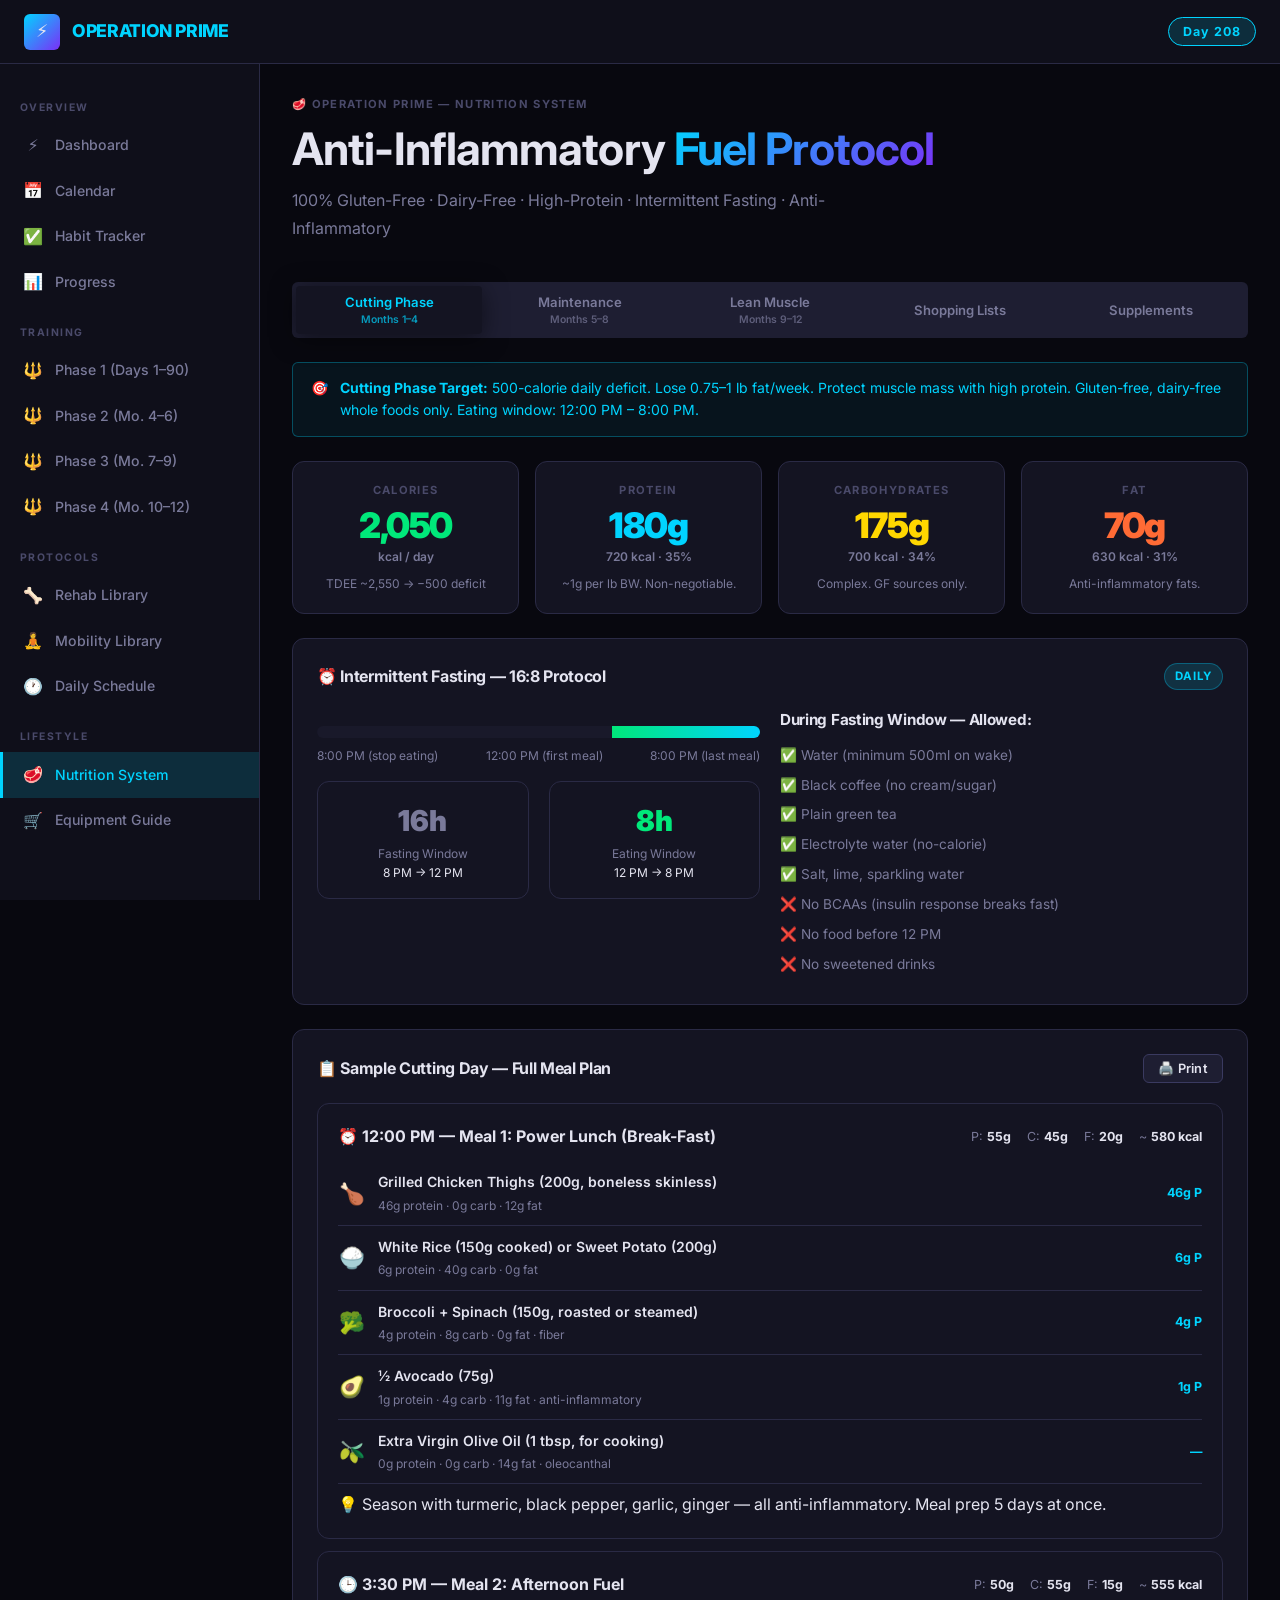
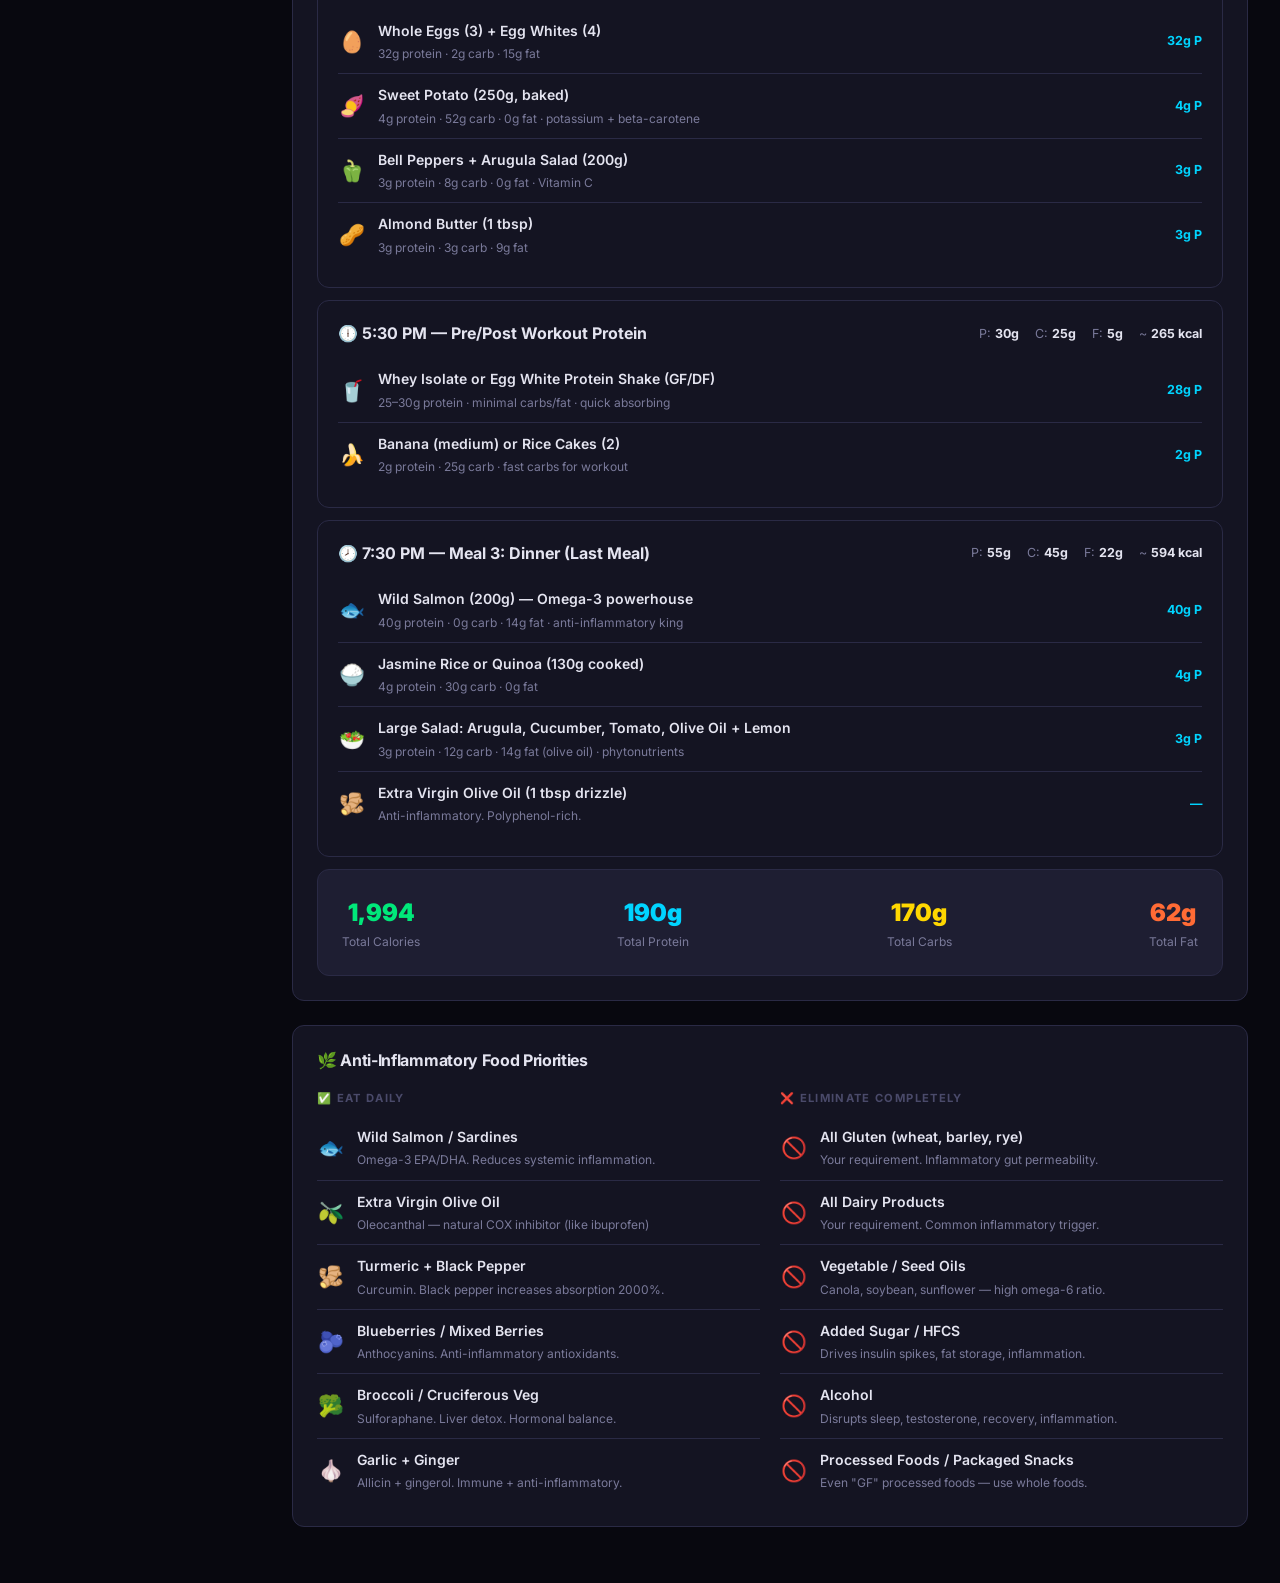
<file: pages/nutrition.html>
<!DOCTYPE html>
<html lang="en">
<head>
  <meta charset="UTF-8" />
  <meta name="viewport" content="width=device-width, initial-scale=1.0" />
  <title>Nutrition System | Operation Prime</title>
  <link rel="preconnect" href="https://fonts.googleapis.com" />
  <link href="https://fonts.googleapis.com/css2?family=Inter:wght@400;500;600;700;800;900&display=swap" rel="stylesheet" />
  <link rel="stylesheet" href="../assets/css/main.css" />
  <link rel="stylesheet" href="../assets/css/print.css" />
  <style>
    .macro-grid { display:grid; grid-template-columns:repeat(4,1fr); gap:16px; margin-bottom:24px; }
    .macro-block { background:var(--bg-card); border:1px solid var(--border); border-radius:var(--radius); padding:20px; text-align:center; }
    .macro-block .val { font-size:2.2rem; font-weight:900; letter-spacing:-0.04em; line-height:1; margin:8px 0 4px; }
    .macro-block .unit { font-size:0.75rem; color:var(--text-muted); font-weight:600; }
    .macro-p { color:#00d4ff; }
    .macro-c { color:#ffd700; }
    .macro-f { color:#ff6b35; }
    .macro-cal { color:#00e87a; }
    .food-item { display:flex; align-items:center; gap:12px; padding:10px 0; border-bottom:1px solid var(--border); font-size:0.875rem; }
    .food-item:last-child { border-bottom:none; }
    .food-icon { font-size:1.3rem; width:28px; text-align:center; flex-shrink:0; }
    .food-info { flex:1; }
    .food-name { font-weight:600; }
    .food-macros { font-size:0.75rem; color:var(--text-muted); margin-top:2px; }
    .food-protein { color:var(--primary); font-weight:700; font-size:0.78rem; }
    .window-bar { height:8px; border-radius:99px; background:var(--border); position:relative; overflow:visible; margin:16px 0; }
    .window-fast { background:var(--bg-input); height:8px; border-radius:99px 0 0 99px; display:inline-block; }
    .window-eat { background:linear-gradient(90deg,var(--success),var(--primary)); height:8px; border-radius:0 99px 99px 0; display:inline-block; }
    .supplement-item { display:flex; align-items:center; gap:14px; padding:12px 0; border-bottom:1px solid var(--border); }
    .supplement-item:last-child { border-bottom:none; }
    .supp-icon { font-size:1.4rem; }
    .supp-info h5 { font-size:0.9rem; margin-bottom:2px; }
    .supp-info p { font-size:0.78rem; }
    .supp-timing { margin-left:auto; font-size:0.75rem; color:var(--primary); font-weight:700; white-space:nowrap; }
  </style>
</head>
<body>
<div class="overlay-bg" id="navOverlay"></div>
<div class="app-layout">

  <header class="site-header">
    <div class="header-logo"><div class="logo-icon">⚡</div><span>OPERATION <span>PRIME</span></span></div>
    <div class="header-meta">
      <span class="day-badge" data-day-number>Day 1</span>
      <button class="menu-toggle" id="menuToggle">☰</button>
    </div>
  </header>

  <nav class="sidebar" id="sidebar">
    <div class="nav-section">
      <div class="nav-section-label">Overview</div>
      <a href="../index.html" class="nav-link"><span class="nav-icon">⚡</span> Dashboard</a>
      <a href="calendar.html" class="nav-link"><span class="nav-icon">📅</span> Calendar</a>
      <a href="habits.html" class="nav-link"><span class="nav-icon">✅</span> Habit Tracker</a>
      <a href="tracker.html" class="nav-link"><span class="nav-icon">📊</span> Progress</a>
    </div>
    <div class="nav-section">
      <div class="nav-section-label">Training</div>
      <a href="phase1.html" class="nav-link"><span class="nav-icon">🔱</span> Phase 1 (Days 1–90)</a>
      <a href="phase2.html" class="nav-link"><span class="nav-icon">🔱</span> Phase 2 (Mo. 4–6)</a>
      <a href="phase3.html" class="nav-link"><span class="nav-icon">🔱</span> Phase 3 (Mo. 7–9)</a>
      <a href="phase4.html" class="nav-link"><span class="nav-icon">🔱</span> Phase 4 (Mo. 10–12)</a>
    </div>
    <div class="nav-section">
      <div class="nav-section-label">Protocols</div>
      <a href="rehab.html" class="nav-link"><span class="nav-icon">🦴</span> Rehab Library</a>
      <a href="mobility.html" class="nav-link"><span class="nav-icon">🧘</span> Mobility Library</a>
      <a href="daily.html" class="nav-link"><span class="nav-icon">🕐</span> Daily Schedule</a>
    </div>
    <div class="nav-section">
      <div class="nav-section-label">Lifestyle</div>
      <a href="nutrition.html" class="nav-link active"><span class="nav-icon">🥩</span> Nutrition System</a>
      <a href="equipment.html" class="nav-link"><span class="nav-icon">🛒</span> Equipment Guide</a>
    </div>
  </nav>

  <main class="main-content">

    <div class="page-header">
      <div class="label">🥩 Operation Prime — Nutrition System</div>
      <h1>Anti-Inflammatory <span class="gradient-text">Fuel Protocol</span></h1>
      <p>100% Gluten-Free · Dairy-Free · High-Protein · Intermittent Fasting · Anti-Inflammatory</p>
    </div>

    <!-- Phase Selector -->
    <div class="tabs" id="nutritionTabs">
      <button class="tab-btn active" data-tab="cutting">Cutting Phase<br><span style="font-size:.65rem;opacity:.7">Months 1–4</span></button>
      <button class="tab-btn" data-tab="maintenance">Maintenance<br><span style="font-size:.65rem;opacity:.7">Months 5–8</span></button>
      <button class="tab-btn" data-tab="leanBulk">Lean Muscle<br><span style="font-size:.65rem;opacity:.7">Months 9–12</span></button>
      <button class="tab-btn" data-tab="shopping">Shopping Lists</button>
      <button class="tab-btn" data-tab="supplements">Supplements</button>
    </div>

    <!-- ══════════ CUTTING PHASE ══════════ -->
    <div class="tab-panel active" id="cutting">
      <div class="alert alert-info mb-24">
        <span>🎯</span>
        <div><strong>Cutting Phase Target:</strong> 500-calorie daily deficit. Lose 0.75–1 lb fat/week. Protect muscle mass with high protein. Gluten-free, dairy-free whole foods only. Eating window: 12:00 PM – 8:00 PM.</div>
      </div>

      <!-- Macros -->
      <div class="macro-grid">
        <div class="macro-block">
          <div class="label">Calories</div>
          <div class="val macro-cal">2,050</div>
          <div class="unit">kcal / day</div>
          <div class="text-muted text-xs mt-8">TDEE ~2,550 → −500 deficit</div>
        </div>
        <div class="macro-block">
          <div class="label">Protein</div>
          <div class="val macro-p">180g</div>
          <div class="unit">720 kcal · 35%</div>
          <div class="text-muted text-xs mt-8">~1g per lb BW. Non-negotiable.</div>
        </div>
        <div class="macro-block">
          <div class="label">Carbohydrates</div>
          <div class="val macro-c">175g</div>
          <div class="unit">700 kcal · 34%</div>
          <div class="text-muted text-xs mt-8">Complex. GF sources only.</div>
        </div>
        <div class="macro-block">
          <div class="label">Fat</div>
          <div class="val macro-f">70g</div>
          <div class="unit">630 kcal · 31%</div>
          <div class="text-muted text-xs mt-8">Anti-inflammatory fats.</div>
        </div>
      </div>

      <!-- IF Window -->
      <div class="card mb-24">
        <div class="card-header"><h3>⏰ Intermittent Fasting — 16:8 Protocol</h3><span class="badge badge-primary">Daily</span></div>
        <div class="grid-2">
          <div>
            <div style="display:flex; gap:0; margin:16px 0 8px">
              <div style="flex:16; background:var(--bg-input); height:12px; border-radius:99px 0 0 99px; opacity:0.5;"></div>
              <div style="flex:8; background:linear-gradient(90deg,var(--success),var(--primary)); height:12px; border-radius:0 99px 99px 0;"></div>
            </div>
            <div style="display:flex; justify-content:space-between; font-size:0.75rem; color:var(--text-muted)">
              <span>8:00 PM (stop eating)</span>
              <span>12:00 PM (first meal)</span>
              <span>8:00 PM (last meal)</span>
            </div>
            <div class="grid-2 mt-16">
              <div class="card" style="text-align:center; padding:16px">
                <div style="font-size:1.8rem; font-weight:900; color:var(--text-muted)">16h</div>
                <div class="text-xs text-muted">Fasting Window</div>
                <div class="text-xs mt-4">8 PM → 12 PM</div>
              </div>
              <div class="card" style="text-align:center; padding:16px">
                <div style="font-size:1.8rem; font-weight:900; color:var(--success)">8h</div>
                <div class="text-xs text-muted">Eating Window</div>
                <div class="text-xs mt-4">12 PM → 8 PM</div>
              </div>
            </div>
          </div>
          <div>
            <h4 class="mb-12" style="font-size:0.95rem">During Fasting Window — Allowed:</h4>
            <ul style="color:var(--text-muted); font-size:0.85rem; line-height:2.2">
              <li>✅ Water (minimum 500ml on wake)</li>
              <li>✅ Black coffee (no cream/sugar)</li>
              <li>✅ Plain green tea</li>
              <li>✅ Electrolyte water (no-calorie)</li>
              <li>✅ Salt, lime, sparkling water</li>
              <li>❌ No BCAAs (insulin response breaks fast)</li>
              <li>❌ No food before 12 PM</li>
              <li>❌ No sweetened drinks</li>
            </ul>
          </div>
        </div>
      </div>

      <!-- Sample Day -->
      <div class="card mb-24">
        <div class="card-header"><h3>📋 Sample Cutting Day — Full Meal Plan</h3><button onclick="window.print()" class="btn btn-secondary btn-sm no-print">🖨️ Print</button></div>

        <div class="meal-card">
          <div class="meal-header">
            <div class="meal-title">⏰ 12:00 PM — Meal 1: Power Lunch (Break-Fast)</div>
            <div class="meal-macros">
              <div class="macro-pill"><span>P:</span><span class="macro-p">55g</span></div>
              <div class="macro-pill"><span>C:</span><span class="macro-c">45g</span></div>
              <div class="macro-pill"><span>F:</span><span class="macro-f">20g</span></div>
              <div class="macro-pill"><span>~</span><span>580 kcal</span></div>
            </div>
          </div>
          <div class="food-item"><div class="food-icon">🍗</div><div class="food-info"><div class="food-name">Grilled Chicken Thighs (200g, boneless skinless)</div><div class="food-macros">46g protein · 0g carb · 12g fat</div></div><div class="food-protein">46g P</div></div>
          <div class="food-item"><div class="food-icon">🍚</div><div class="food-info"><div class="food-name">White Rice (150g cooked) or Sweet Potato (200g)</div><div class="food-macros">6g protein · 40g carb · 0g fat</div></div><div class="food-protein">6g P</div></div>
          <div class="food-item"><div class="food-icon">🥦</div><div class="food-info"><div class="food-name">Broccoli + Spinach (150g, roasted or steamed)</div><div class="food-macros">4g protein · 8g carb · 0g fat · fiber</div></div><div class="food-protein">4g P</div></div>
          <div class="food-item"><div class="food-icon">🥑</div><div class="food-info"><div class="food-name">½ Avocado (75g)</div><div class="food-macros">1g protein · 4g carb · 11g fat · anti-inflammatory</div></div><div class="food-protein">1g P</div></div>
          <div class="food-item"><div class="food-icon">🫒</div><div class="food-info"><div class="food-name">Extra Virgin Olive Oil (1 tbsp, for cooking)</div><div class="food-macros">0g protein · 0g carb · 14g fat · oleocanthal</div></div><div class="food-protein">—</div></div>
          <div class="cue-box" style="margin:8px 0 0">💡 Season with turmeric, black pepper, garlic, ginger — all anti-inflammatory. Meal prep 5 days at once.</div>
        </div>

        <div class="meal-card">
          <div class="meal-header">
            <div class="meal-title">🕒 3:30 PM — Meal 2: Afternoon Fuel</div>
            <div class="meal-macros">
              <div class="macro-pill"><span>P:</span><span class="macro-p">50g</span></div>
              <div class="macro-pill"><span>C:</span><span class="macro-c">55g</span></div>
              <div class="macro-pill"><span>F:</span><span class="macro-f">15g</span></div>
              <div class="macro-pill"><span>~</span><span>555 kcal</span></div>
            </div>
          </div>
          <div class="food-item"><div class="food-icon">🥚</div><div class="food-info"><div class="food-name">Whole Eggs (3) + Egg Whites (4)</div><div class="food-macros">32g protein · 2g carb · 15g fat</div></div><div class="food-protein">32g P</div></div>
          <div class="food-item"><div class="food-icon">🍠</div><div class="food-info"><div class="food-name">Sweet Potato (250g, baked)</div><div class="food-macros">4g protein · 52g carb · 0g fat · potassium + beta-carotene</div></div><div class="food-protein">4g P</div></div>
          <div class="food-item"><div class="food-icon">🫑</div><div class="food-info"><div class="food-name">Bell Peppers + Arugula Salad (200g)</div><div class="food-macros">3g protein · 8g carb · 0g fat · Vitamin C</div></div><div class="food-protein">3g P</div></div>
          <div class="food-item"><div class="food-icon">🥜</div><div class="food-info"><div class="food-name">Almond Butter (1 tbsp)</div><div class="food-macros">3g protein · 3g carb · 9g fat</div></div><div class="food-protein">3g P</div></div>
        </div>

        <div class="meal-card">
          <div class="meal-header">
            <div class="meal-title">🕕 5:30 PM — Pre/Post Workout Protein</div>
            <div class="meal-macros">
              <div class="macro-pill"><span>P:</span><span class="macro-p">30g</span></div>
              <div class="macro-pill"><span>C:</span><span class="macro-c">25g</span></div>
              <div class="macro-pill"><span>F:</span><span class="macro-f">5g</span></div>
              <div class="macro-pill"><span>~</span><span>265 kcal</span></div>
            </div>
          </div>
          <div class="food-item"><div class="food-icon">🥤</div><div class="food-info"><div class="food-name">Whey Isolate or Egg White Protein Shake (GF/DF)</div><div class="food-macros">25–30g protein · minimal carbs/fat · quick absorbing</div></div><div class="food-protein">28g P</div></div>
          <div class="food-item"><div class="food-icon">🍌</div><div class="food-info"><div class="food-name">Banana (medium) or Rice Cakes (2)</div><div class="food-macros">2g protein · 25g carb · fast carbs for workout</div></div><div class="food-protein">2g P</div></div>
        </div>

        <div class="meal-card">
          <div class="meal-header">
            <div class="meal-title">🕗 7:30 PM — Meal 3: Dinner (Last Meal)</div>
            <div class="meal-macros">
              <div class="macro-pill"><span>P:</span><span class="macro-p">55g</span></div>
              <div class="macro-pill"><span>C:</span><span class="macro-c">45g</span></div>
              <div class="macro-pill"><span>F:</span><span class="macro-f">22g</span></div>
              <div class="macro-pill"><span>~</span><span>594 kcal</span></div>
            </div>
          </div>
          <div class="food-item"><div class="food-icon">🐟</div><div class="food-info"><div class="food-name">Wild Salmon (200g) — Omega-3 powerhouse</div><div class="food-macros">40g protein · 0g carb · 14g fat · anti-inflammatory king</div></div><div class="food-protein">40g P</div></div>
          <div class="food-item"><div class="food-icon">🍚</div><div class="food-info"><div class="food-name">Jasmine Rice or Quinoa (130g cooked)</div><div class="food-macros">4g protein · 30g carb · 0g fat</div></div><div class="food-protein">4g P</div></div>
          <div class="food-item"><div class="food-icon">🥗</div><div class="food-info"><div class="food-name">Large Salad: Arugula, Cucumber, Tomato, Olive Oil + Lemon</div><div class="food-macros">3g protein · 12g carb · 14g fat (olive oil) · phytonutrients</div></div><div class="food-protein">3g P</div></div>
          <div class="food-item"><div class="food-icon">🫚</div><div class="food-info"><div class="food-name">Extra Virgin Olive Oil (1 tbsp drizzle)</div><div class="food-macros">Anti-inflammatory. Polyphenol-rich.</div></div><div class="food-protein">—</div></div>
        </div>

        <div class="card" style="background:var(--bg-input); margin-top:8px">
          <div style="display:flex; justify-content:space-between; flex-wrap:wrap; gap:12px">
            <div class="text-center"><div style="font-size:1.5rem; font-weight:900; color:var(--success)">1,994</div><div class="text-xs text-muted">Total Calories</div></div>
            <div class="text-center"><div style="font-size:1.5rem; font-weight:900; color:var(--primary)">190g</div><div class="text-xs text-muted">Total Protein</div></div>
            <div class="text-center"><div style="font-size:1.5rem; font-weight:900; color:var(--gold)">170g</div><div class="text-xs text-muted">Total Carbs</div></div>
            <div class="text-center"><div style="font-size:1.5rem; font-weight:900; color:var(--warning)">62g</div><div class="text-xs text-muted">Total Fat</div></div>
          </div>
        </div>
      </div>

      <!-- Anti-Inflammatory Foods -->
      <div class="card mb-24">
        <div class="card-header"><h3>🌿 Anti-Inflammatory Food Priorities</h3></div>
        <div class="grid-2">
          <div>
            <div class="label mb-8">✅ Eat Daily</div>
            <div class="food-item"><div class="food-icon">🐟</div><div class="food-info"><div class="food-name">Wild Salmon / Sardines</div><div class="food-macros">Omega-3 EPA/DHA. Reduces systemic inflammation.</div></div></div>
            <div class="food-item"><div class="food-icon">🫒</div><div class="food-info"><div class="food-name">Extra Virgin Olive Oil</div><div class="food-macros">Oleocanthal — natural COX inhibitor (like ibuprofen)</div></div></div>
            <div class="food-item"><div class="food-icon">🫚</div><div class="food-info"><div class="food-name">Turmeric + Black Pepper</div><div class="food-macros">Curcumin. Black pepper increases absorption 2000%.</div></div></div>
            <div class="food-item"><div class="food-icon">🫐</div><div class="food-info"><div class="food-name">Blueberries / Mixed Berries</div><div class="food-macros">Anthocyanins. Anti-inflammatory antioxidants.</div></div></div>
            <div class="food-item"><div class="food-icon">🥦</div><div class="food-info"><div class="food-name">Broccoli / Cruciferous Veg</div><div class="food-macros">Sulforaphane. Liver detox. Hormonal balance.</div></div></div>
            <div class="food-item"><div class="food-icon">🧄</div><div class="food-info"><div class="food-name">Garlic + Ginger</div><div class="food-macros">Allicin + gingerol. Immune + anti-inflammatory.</div></div></div>
          </div>
          <div>
            <div class="label mb-8">❌ Eliminate Completely</div>
            <div class="food-item"><div class="food-icon">🚫</div><div class="food-info"><div class="food-name">All Gluten (wheat, barley, rye)</div><div class="food-macros">Your requirement. Inflammatory gut permeability.</div></div></div>
            <div class="food-item"><div class="food-icon">🚫</div><div class="food-info"><div class="food-name">All Dairy Products</div><div class="food-macros">Your requirement. Common inflammatory trigger.</div></div></div>
            <div class="food-item"><div class="food-icon">🚫</div><div class="food-info"><div class="food-name">Vegetable / Seed Oils</div><div class="food-macros">Canola, soybean, sunflower — high omega-6 ratio.</div></div></div>
            <div class="food-item"><div class="food-icon">🚫</div><div class="food-info"><div class="food-name">Added Sugar / HFCS</div><div class="food-macros">Drives insulin spikes, fat storage, inflammation.</div></div></div>
            <div class="food-item"><div class="food-icon">🚫</div><div class="food-info"><div class="food-name">Alcohol</div><div class="food-macros">Disrupts sleep, testosterone, recovery, inflammation.</div></div></div>
            <div class="food-item"><div class="food-icon">🚫</div><div class="food-info"><div class="food-name">Processed Foods / Packaged Snacks</div><div class="food-macros">Even "GF" processed foods — use whole foods.</div></div></div>
          </div>
        </div>
      </div>
    </div><!-- end cutting -->

    <!-- ══════════ MAINTENANCE PHASE ══════════ -->
    <div class="tab-panel" id="maintenance">
      <div class="alert alert-success mb-24"><span>⚖️</span><div><strong>Maintenance Phase (Months 5–8):</strong> You've reached 175–180 lbs. Now we maintain while building strength. Calories increase to ~2,400. Protein stays high. Carbs increase around workouts. IF window stays 16:8.</div></div>
      <div class="macro-grid">
        <div class="macro-block"><div class="label">Calories</div><div class="val macro-cal">2,400</div><div class="unit">kcal / day</div></div>
        <div class="macro-block"><div class="label">Protein</div><div class="val macro-p">175g</div><div class="unit">700 kcal · 29%</div></div>
        <div class="macro-block"><div class="label">Carbohydrates</div><div class="val macro-c">240g</div><div class="unit">960 kcal · 40%</div></div>
        <div class="macro-block"><div class="label">Fat</div><div class="val macro-f">82g</div><div class="unit">738 kcal · 31%</div></div>
      </div>
      <div class="card">
        <h4 class="mb-12">Key Changes from Cutting Phase</h4>
        <ul style="color:var(--text-muted); font-size:0.85rem; line-height:2.2; padding-left:16px">
          <li>📈 Add ~350 more calories — primarily from carbs (rice, sweet potato, oats)</li>
          <li>🍌 Larger pre-workout meal: banana + protein shake</li>
          <li>🍚 Post-workout: 60g carbs within 1 hour of training</li>
          <li>💪 Keep protein at minimum 175g — non-negotiable for muscle retention</li>
          <li>⏰ Same IF window: 12 PM – 8 PM</li>
        </ul>
      </div>
    </div>

    <!-- ══════════ LEAN BULK ══════════ -->
    <div class="tab-panel" id="leanBulk">
      <div class="alert alert-gold mb-24"><span>💪</span><div><strong>Lean Muscle Phase (Months 9–12):</strong> At 172 lbs and lean, we now add 200–300 calories for muscle growth. Expect 0.25–0.5 lb/week gain — mostly muscle. Heavy lifting + adequate fuel = lean athletic physique.</div></div>
      <div class="macro-grid">
        <div class="macro-block"><div class="label">Calories</div><div class="val macro-cal">2,700</div><div class="unit">kcal / day</div></div>
        <div class="macro-block"><div class="label">Protein</div><div class="val macro-p">185g</div><div class="unit">740 kcal · 27%</div></div>
        <div class="macro-block"><div class="label">Carbohydrates</div><div class="val macro-c">280g</div><div class="unit">1,120 kcal · 41%</div></div>
        <div class="macro-block"><div class="label">Fat</div><div class="val macro-f">93g</div><div class="unit">837 kcal · 31%</div></div>
      </div>
      <div class="alert alert-info"><span>📊</span><div>Monitor body weight weekly. If gaining more than 0.5 lb/week, reduce calories by 100. If not gaining at all for 2+ weeks, add 150 calories. Adjust dynamically.</div></div>
    </div>

    <!-- ══════════ SHOPPING LISTS ══════════ -->
    <div class="tab-panel" id="shopping">
      <div class="grid-2">
        <div class="card">
          <div class="card-header"><h3>🛒 Costco List — Weekly Staples</h3><span class="badge badge-gold">Primary</span></div>
          <div class="label mb-8">Protein Sources</div>
          <div class="food-item"><div class="food-icon">🍗</div><div class="food-info"><div class="food-name">Kirkland Chicken Thighs (family pack)</div><div class="food-macros">~10 lbs · best value protein</div></div></div>
          <div class="food-item"><div class="food-icon">🥚</div><div class="food-info"><div class="food-name">Kirkland Organic Eggs (5 dozen)</div><div class="food-macros">Complete amino acid profile</div></div></div>
          <div class="food-item"><div class="food-icon">🐟</div><div class="food-info"><div class="food-name">Wild Alaskan Salmon (frozen fillets)</div><div class="food-macros">Omega-3 powerhouse · 2–3 lbs</div></div></div>
          <div class="food-item"><div class="food-icon">🥩</div><div class="food-info"><div class="food-name">Ground Turkey 93% Lean (family pack)</div><div class="food-macros">Versatile · meal prep staple</div></div></div>
          <div class="food-item"><div class="food-icon">🦐</div><div class="food-info"><div class="food-name">Frozen Shrimp (large bag)</div><div class="food-macros">High protein · low fat · quick cook</div></div></div>

          <div class="label mb-8 mt-16">Carbohydrate Sources (GF)</div>
          <div class="food-item"><div class="food-icon">🍚</div><div class="food-info"><div class="food-name">Jasmine Rice (25 lb bag)</div><div class="food-macros">Main carb source · affordable</div></div></div>
          <div class="food-item"><div class="food-icon">🍠</div><div class="food-info"><div class="food-name">Sweet Potatoes (10 lb bag)</div><div class="food-macros">Beta-carotene · fiber · potassium</div></div></div>
          <div class="food-item"><div class="food-icon">🫐</div><div class="food-info"><div class="food-name">Organic Frozen Berries (5 lb bag)</div><div class="food-macros">Antioxidants · anti-inflammatory</div></div></div>
          <div class="food-item"><div class="food-icon">🌽</div><div class="food-info"><div class="food-name">Quinoa (4 lb bag)</div><div class="food-macros">Complete protein GF grain</div></div></div>

          <div class="label mb-8 mt-16">Fats + Oils</div>
          <div class="food-item"><div class="food-icon">🫒</div><div class="food-info"><div class="food-name">Kirkland EVOO (3L jug)</div><div class="food-macros">Primary cooking fat · polyphenols</div></div></div>
          <div class="food-item"><div class="food-icon">🥑</div><div class="food-info"><div class="food-name">Avocados (bag of 8)</div><div class="food-macros">Healthy fat · potassium · B vitamins</div></div></div>
          <div class="food-item"><div class="food-icon">🥜</div><div class="food-info"><div class="food-name">Almond Butter (no added sugar, 2-pack)</div><div class="food-macros">Snack fat + protein</div></div></div>

          <div class="label mb-8 mt-16">Vegetables</div>
          <div class="food-item"><div class="food-icon">🥦</div><div class="food-info"><div class="food-name">Frozen Broccoli (5 lb bag)</div><div class="food-macros">Sulforaphane · always have ready</div></div></div>
          <div class="food-item"><div class="food-icon">🥬</div><div class="food-info"><div class="food-name">Baby Spinach (2 lb bag)</div><div class="food-macros">Iron · magnesium · anti-inflammatory</div></div></div>
        </div>

        <div class="card">
          <div class="card-header"><h3>🌿 Whole Foods List — Upgrades</h3><span class="badge badge-success">Supplement Costco</span></div>
          <div class="label mb-8">Premium Protein</div>
          <div class="food-item"><div class="food-icon">🐄</div><div class="food-info"><div class="food-name">Grass-Fed Ground Beef (85% lean)</div><div class="food-macros">Higher omega-3 than grain-fed · CLA</div></div></div>
          <div class="food-item"><div class="food-icon">🦃</div><div class="food-info"><div class="food-name">Organic Turkey Breast (deli counter)</div><div class="food-macros">Quick protein · no additives</div></div></div>
          <div class="food-item"><div class="food-icon">🐟</div><div class="food-info"><div class="food-name">Fresh Wild-Caught Fish (variety)</div><div class="food-macros">Cod, halibut, tuna · rotation</div></div></div>

          <div class="label mb-8 mt-16">Anti-Inflammatory Specifics</div>
          <div class="food-item"><div class="food-icon">🫚</div><div class="food-info"><div class="food-name">Turmeric (fresh root or powder)</div><div class="food-macros">Use daily. With black pepper always.</div></div></div>
          <div class="food-item"><div class="food-icon">🧄</div><div class="food-info"><div class="food-name">Fresh Ginger Root</div><div class="food-macros">Grate into meals. Anti-inflammatory.</div></div></div>
          <div class="food-item"><div class="food-icon">🫐</div><div class="food-info"><div class="food-name">Acai Packets (frozen)</div><div class="food-macros">Antioxidant powerhouse</div></div></div>
          <div class="food-item"><div class="food-icon">🍵</div><div class="food-info"><div class="food-name">Matcha Powder (ceremonial grade)</div><div class="food-macros">L-theanine + caffeine. Better than coffee for focus.</div></div></div>
          <div class="food-item"><div class="food-icon">🌿</div><div class="food-info"><div class="food-name">Collagen Peptides (GF/DF)</div><div class="food-macros">Joint health. Skin. Hair. Add to coffee/water.</div></div></div>

          <div class="label mb-8 mt-16">Specialty GF Items</div>
          <div class="food-item"><div class="food-icon">🌾</div><div class="food-info"><div class="food-name">Certified GF Oats (Bob's Red Mill)</div><div class="food-macros">Slow-digesting carbs. If tolerated.</div></div></div>
          <div class="food-item"><div class="food-icon">🥛</div><div class="food-info"><div class="food-name">Unsweetened Coconut Milk / Almond Milk</div><div class="food-macros">Dairy replacement for cooking/protein shakes</div></div></div>
          <div class="food-item"><div class="food-icon">🍫</div><div class="food-info"><div class="food-name">Dark Chocolate 85%+ (GF)</div><div class="food-macros">Flavonoids. Magnesium. 1-2 squares only.</div></div></div>

          <div class="alert alert-warning mt-16"><span>⚠️</span><div><strong>Always check labels</strong> for "Contains: Wheat" or "May Contain Gluten" cross-contamination warnings.</div></div>
        </div>
      </div>

      <!-- Meal Prep System -->
      <div class="card mt-20">
        <div class="card-header"><h3>🍱 Sunday Meal Prep System (2 Hours)</h3><span class="badge badge-primary">Weekly</span></div>
        <div class="grid-2">
          <div>
            <div class="label mb-8">Batch Cook List</div>
            <ul style="color:var(--text-muted); font-size:0.85rem; line-height:2.2; padding-left:16px">
              <li>🍗 <strong>4 lbs chicken thighs</strong> — season, oven roast (400°F × 35 min)</li>
              <li>🍚 <strong>6 cups dry rice</strong> — rice cooker. Makes ~18 cups cooked.</li>
              <li>🍠 <strong>6–8 sweet potatoes</strong> — bake whole 400°F × 45 min</li>
              <li>🥦 <strong>2 lbs broccoli</strong> — roast with EVOO + turmeric</li>
              <li>🥚 <strong>12 hard-boiled eggs</strong> — boil, refrigerate, grab-and-go</li>
              <li>🥩 <strong>2 lbs ground turkey</strong> — brown with garlic, ginger, spices</li>
            </ul>
          </div>
          <div>
            <div class="label mb-8">Container System</div>
            <ul style="color:var(--text-muted); font-size:0.85rem; line-height:2.2; padding-left:16px">
              <li>🥡 Portion into 5 lunch containers: protein + rice + veg</li>
              <li>🥡 Portion into 5 dinner containers: protein + sweet potato + salad</li>
              <li>🧃 Pre-mix: 5 protein shake servings in bags</li>
              <li>🫙 Mason jar salads: 5 days of greens</li>
              <li>🍎 Pre-cut fruit/veg snacks for grab-and-go</li>
            </ul>
            <div class="alert alert-success mt-12"><span>⏱️</span><div>Pre-made meals = zero decision fatigue = consistent macros = faster results.</div></div>
          </div>
        </div>
      </div>
    </div>

    <!-- ══════════ SUPPLEMENTS ══════════ -->
    <div class="tab-panel" id="supplements">
      <div class="alert alert-info mb-20"><span>💊</span><div><strong>Philosophy:</strong> Food first. Supplements fill gaps. These are the evidence-based essentials for your goals: joint health, performance, recovery, testosterone, and anti-inflammation.</div></div>

      <div class="grid-2">
        <div class="card">
          <div class="card-header"><h3>💊 Essential Stack</h3><span class="badge badge-primary">Daily</span></div>
          <div class="supplement-item">
            <div class="supp-icon">☀️</div>
            <div class="supp-info"><h5>Vitamin D3 + K2</h5><p>5,000 IU D3 + 100mcg K2. Testosterone, immunity, bone density. Most desk workers are deficient.</p></div>
            <div class="supp-timing">AM with food</div>
          </div>
          <div class="supplement-item">
            <div class="supp-icon">🐟</div>
            <div class="supp-info"><h5>Omega-3 Fish Oil</h5><p>3–4g EPA+DHA daily. Anti-inflammatory. Joint health. Brain. Triglycerides. Kirkland brand is pharmaceutical grade.</p></div>
            <div class="supp-timing">AM + PM</div>
          </div>
          <div class="supplement-item">
            <div class="supp-icon">🧲</div>
            <div class="supp-info"><h5>Magnesium Glycinate</h5><p>400mg before bed. Sleep quality, muscle recovery, reduces cortisol, reduces cramps. Most critical supplement.</p></div>
            <div class="supp-timing">9:30 PM</div>
          </div>
          <div class="supplement-item">
            <div class="supp-icon">🌿</div>
            <div class="supp-info"><h5>Collagen Peptides (GF)</h5><p>10–20g with Vitamin C. Joint cartilage synthesis. Skin elasticity. Tendon health. Crucial for your rehab.</p></div>
            <div class="supp-timing">Pre/post workout</div>
          </div>
          <div class="supplement-item">
            <div class="supp-icon">⚡</div>
            <div class="supp-info"><h5>Creatine Monohydrate</h5><p>5g daily (no load needed). Strength, power, muscle, brain. Most researched supplement ever. Cheap + effective.</p></div>
            <div class="supp-timing">Any time (daily)</div>
          </div>
          <div class="supplement-item">
            <div class="supp-icon">🦠</div>
            <div class="supp-info"><h5>Probiotic (multi-strain)</h5><p>Gut health → reduced inflammation → better recovery. 50 billion CFU minimum. Refrigerated preferred.</p></div>
            <div class="supp-timing">AM (empty stomach)</div>
          </div>
        </div>

        <div class="card">
          <div class="card-header"><h3>🔥 Performance + Recovery</h3></div>
          <div class="supplement-item">
            <div class="supp-icon">🥤</div>
            <div class="supp-info"><h5>Whey Isolate or Egg White Protein</h5><p>GF/DF. 25–30g per serving. Post-workout and meal gaps. Optimum Nutrition Isolate or NOW Sports Egg White.</p></div>
            <div class="supp-timing">Post workout</div>
          </div>
          <div class="supplement-item">
            <div class="supp-icon">🫙</div>
            <div class="supp-info"><h5>Electrolytes (no-sugar)</h5><p>LMNT or Liquid IV (unsweetened). Sodium, Potassium, Magnesium. Critical during fasting window for energy.</p></div>
            <div class="supp-timing">Fasting window</div>
          </div>
          <div class="supplement-item">
            <div class="supp-icon">🧪</div>
            <div class="supp-info"><h5>Zinc (15–30mg)</h5><p>Testosterone production. Immune. Wound healing. Take at night. Separate from calcium.</p></div>
            <div class="supp-timing">PM with meal</div>
          </div>
          <div class="supplement-item">
            <div class="supp-icon">🫚</div>
            <div class="supp-info"><h5>Turmeric/Curcumin (with Piperine)</h5><p>500–1000mg curcumin. Anti-inflammatory equivalent to NSAIDs without side effects. Black pepper extract essential.</p></div>
            <div class="supp-timing">AM + PM with food</div>
          </div>
          <div class="supplement-item">
            <div class="supp-icon">☕</div>
            <div class="supp-info"><h5>Pre-Workout (Optional)</h5><p>GF option: black coffee + L-theanine (200mg). No artificial GF-risky additives. Natural caffeine only.</p></div>
            <div class="supp-timing">30 min pre-workout</div>
          </div>

          <div class="divider"></div>
          <div class="label mb-8">Hydration Protocol</div>
          <ul style="color:var(--text-muted); font-size:0.83rem; line-height:2.2; padding-left:16px">
            <li>💧 500ml water immediately on waking</li>
            <li>💧 500ml water before first meal (noon)</li>
            <li>💧 500ml water before each meal</li>
            <li>💧 500ml water during training</li>
            <li>💧 500ml water after training</li>
            <li>🎯 <strong>Target: 3.5–4L total per day</strong></li>
          </ul>
        </div>
      </div>
    </div>

  </main>
</div>

<script src="../assets/js/app.js"></script>
<script>
  document.querySelectorAll('#nutritionTabs .tab-btn').forEach(btn => {
    btn.addEventListener('click', () => {
      document.querySelectorAll('#nutritionTabs .tab-btn').forEach(b => b.classList.remove('active'));
      btn.classList.add('active');
      const target = btn.dataset.tab;
      document.querySelectorAll('.tab-panel').forEach(p => p.classList.toggle('active', p.id === target));
    });
  });
</script>
</body>
</html>
</file>
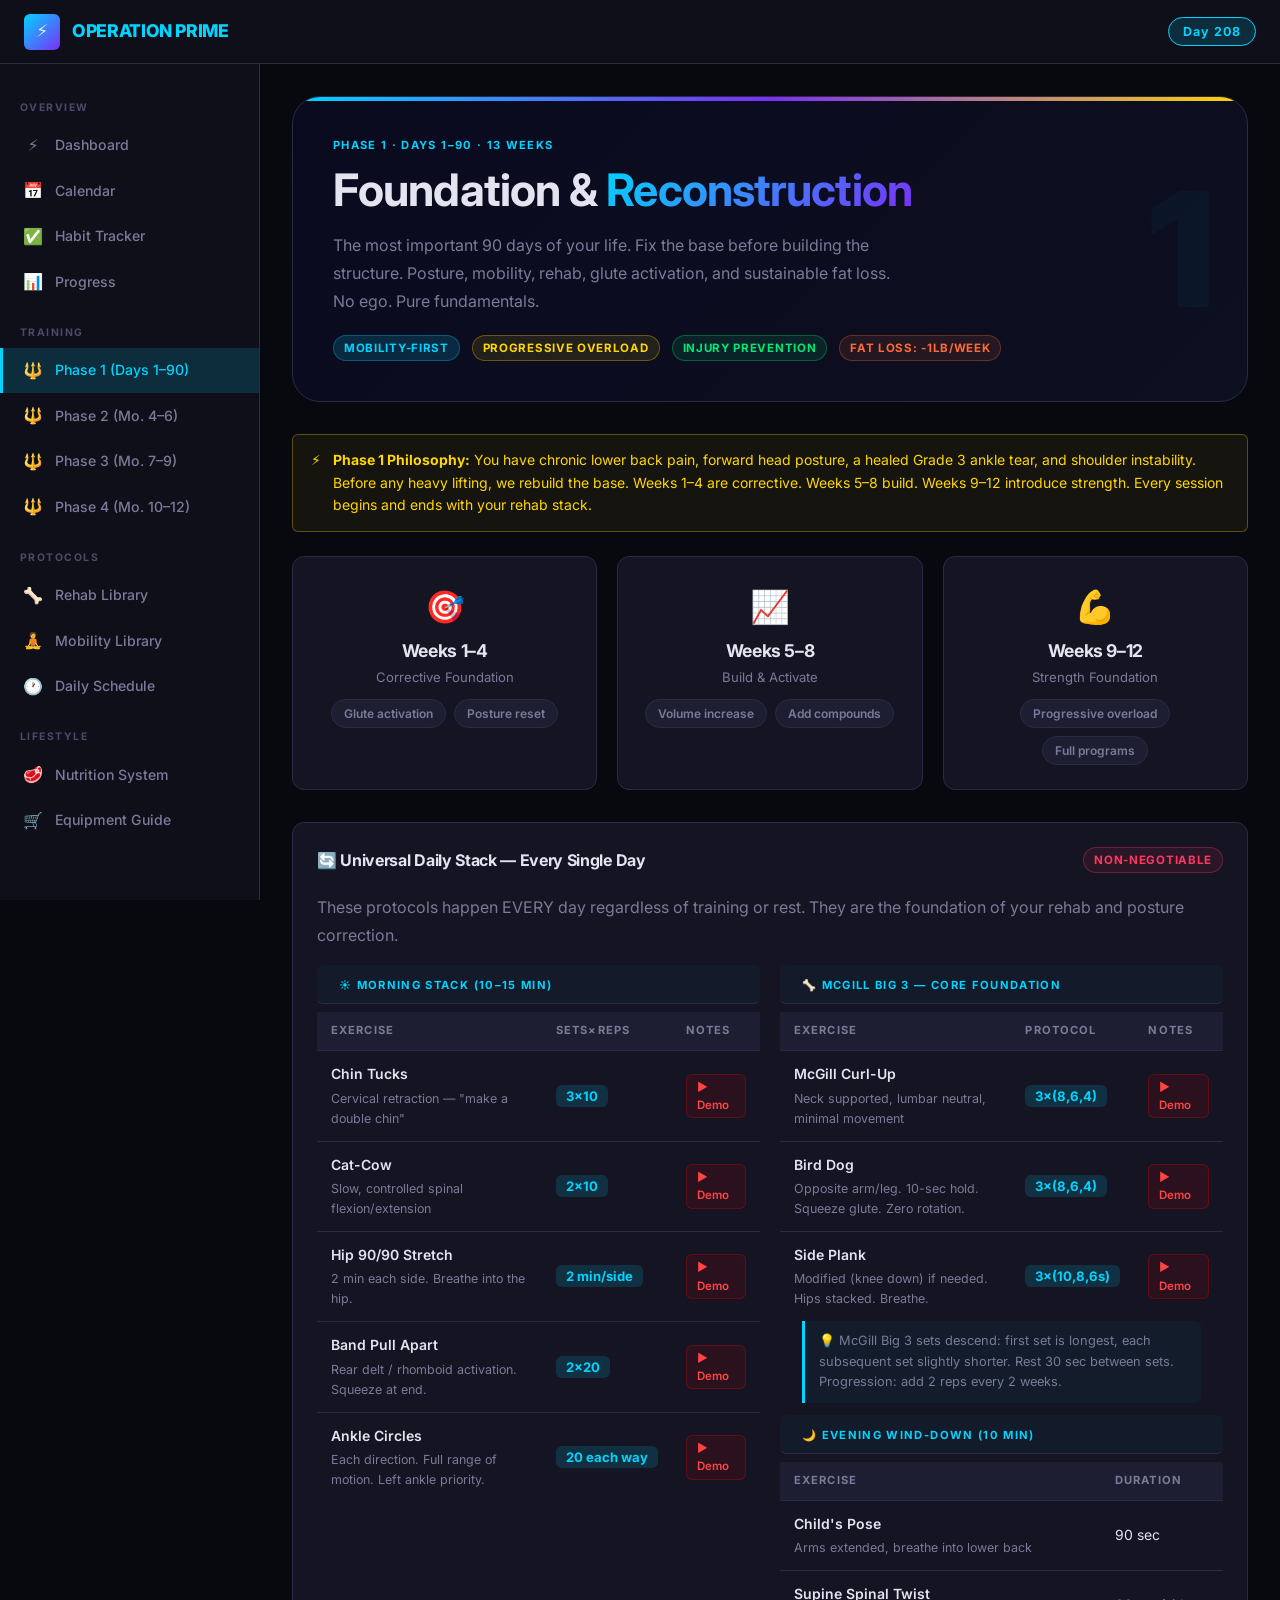
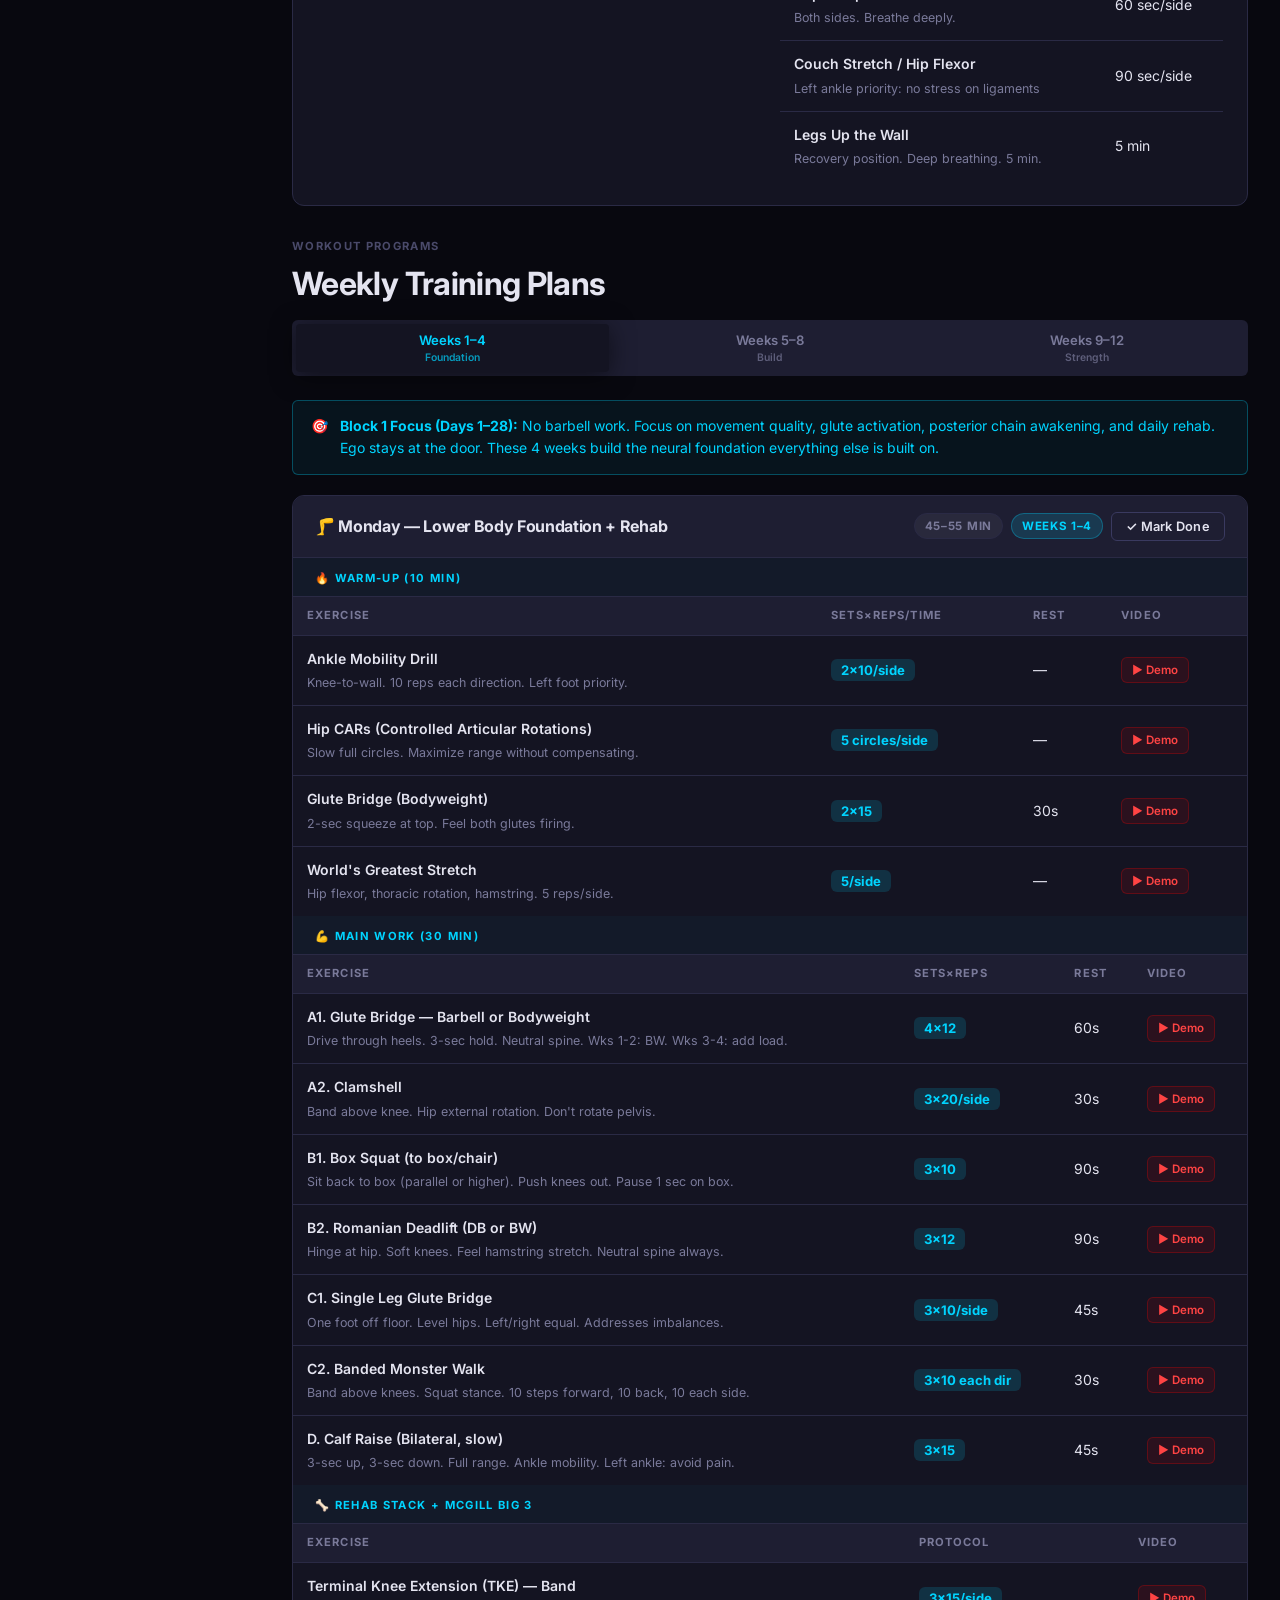
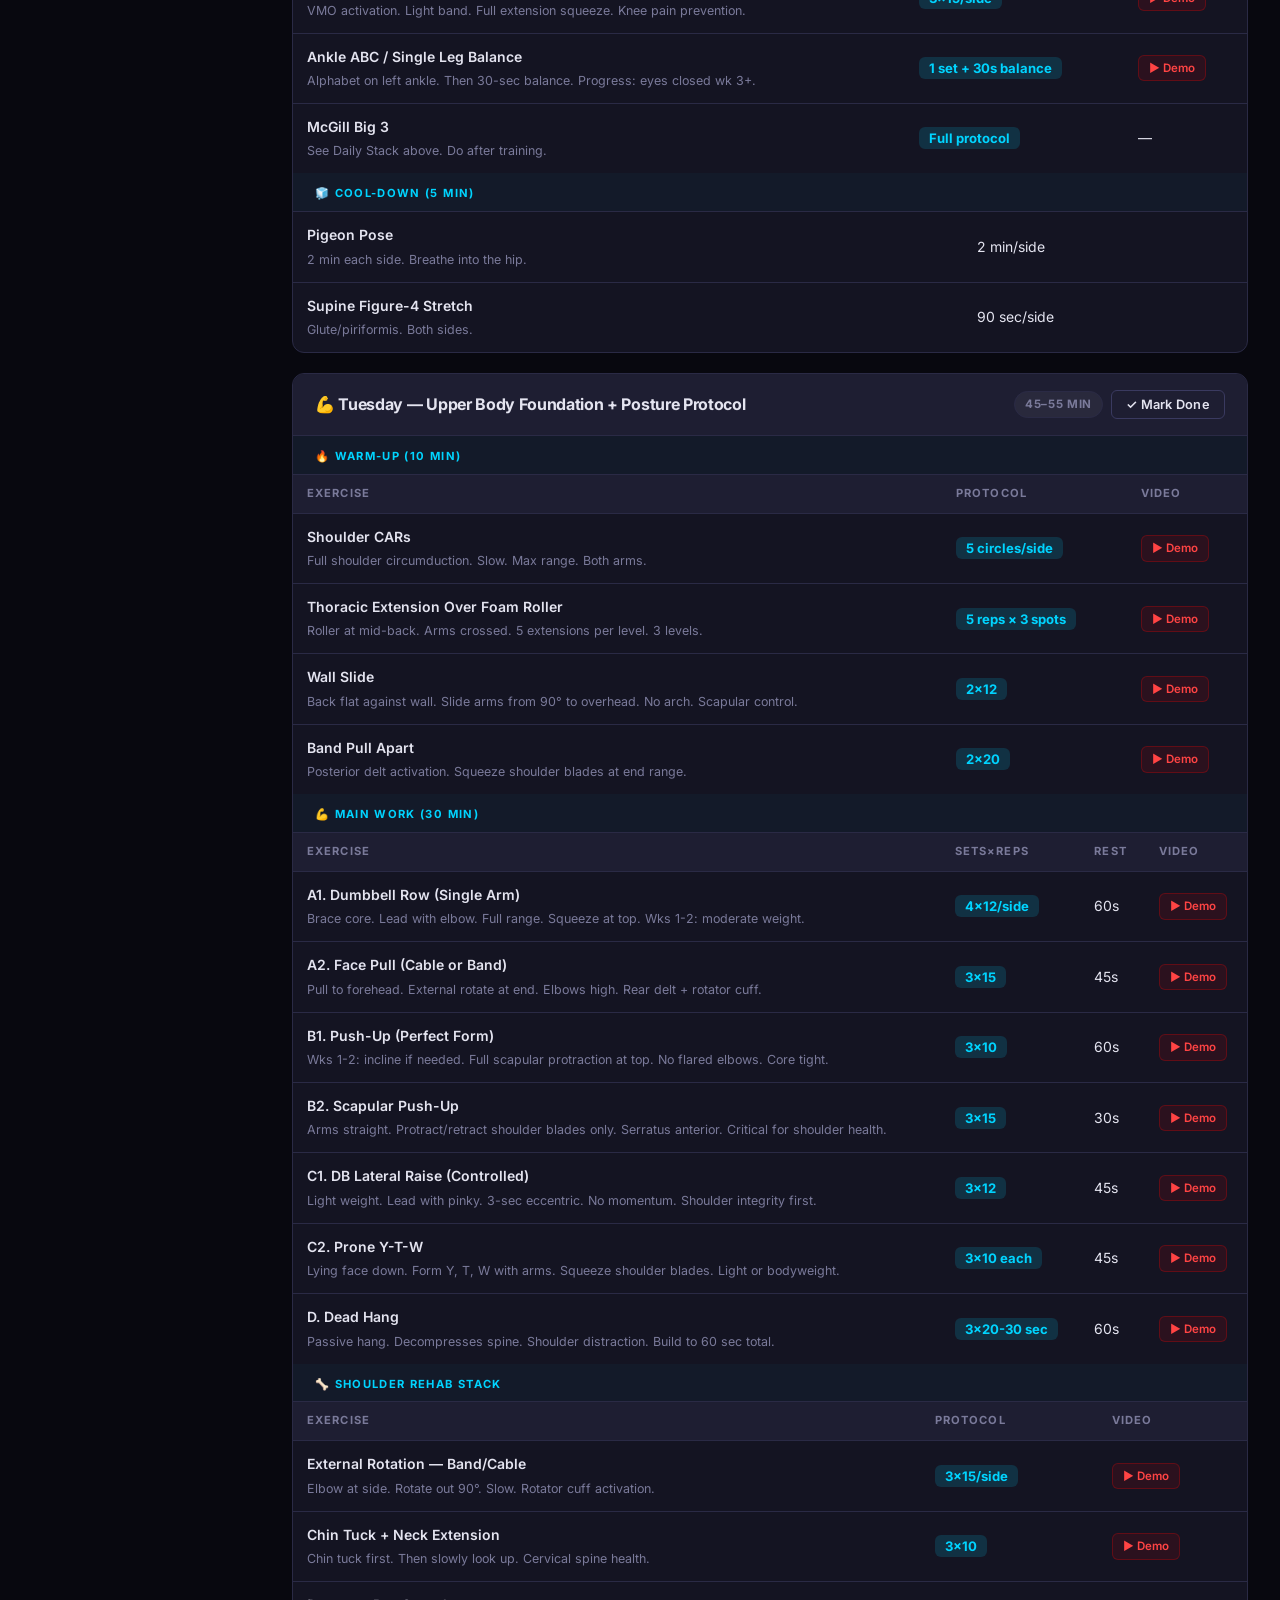
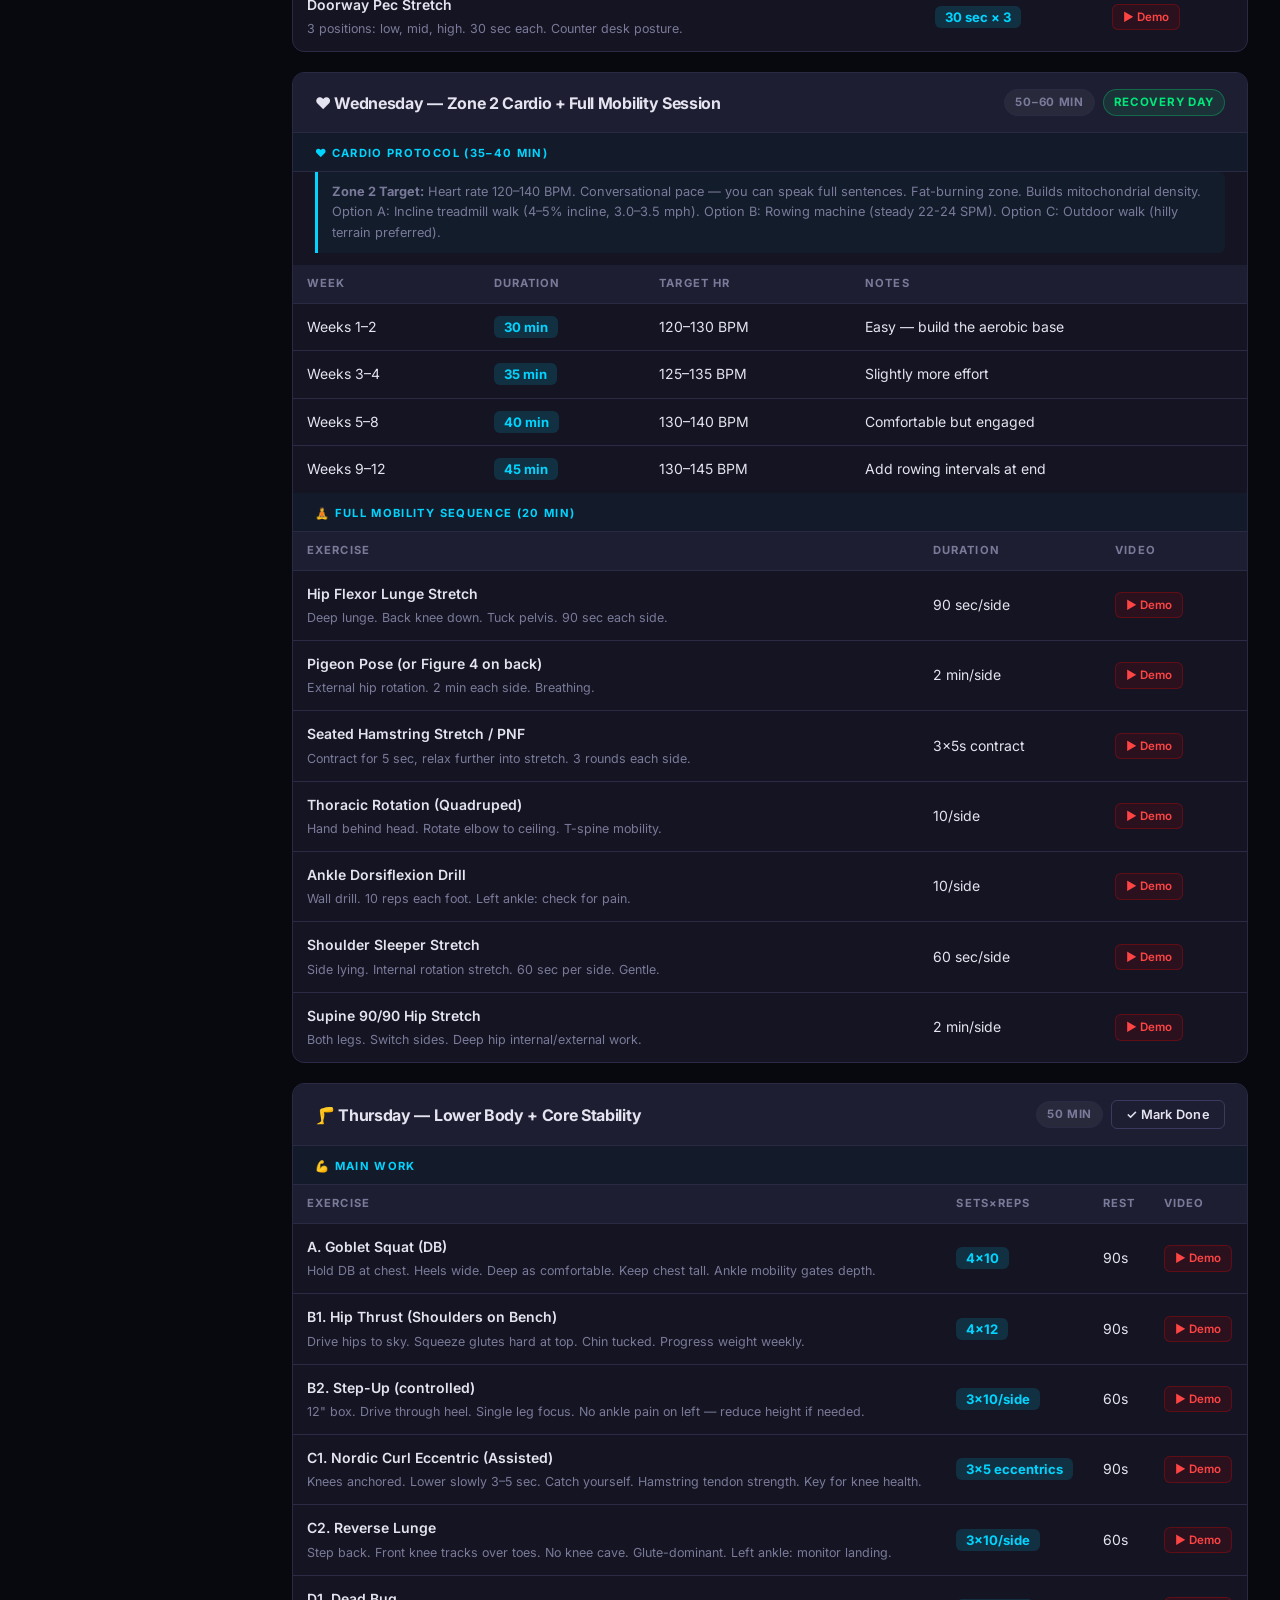
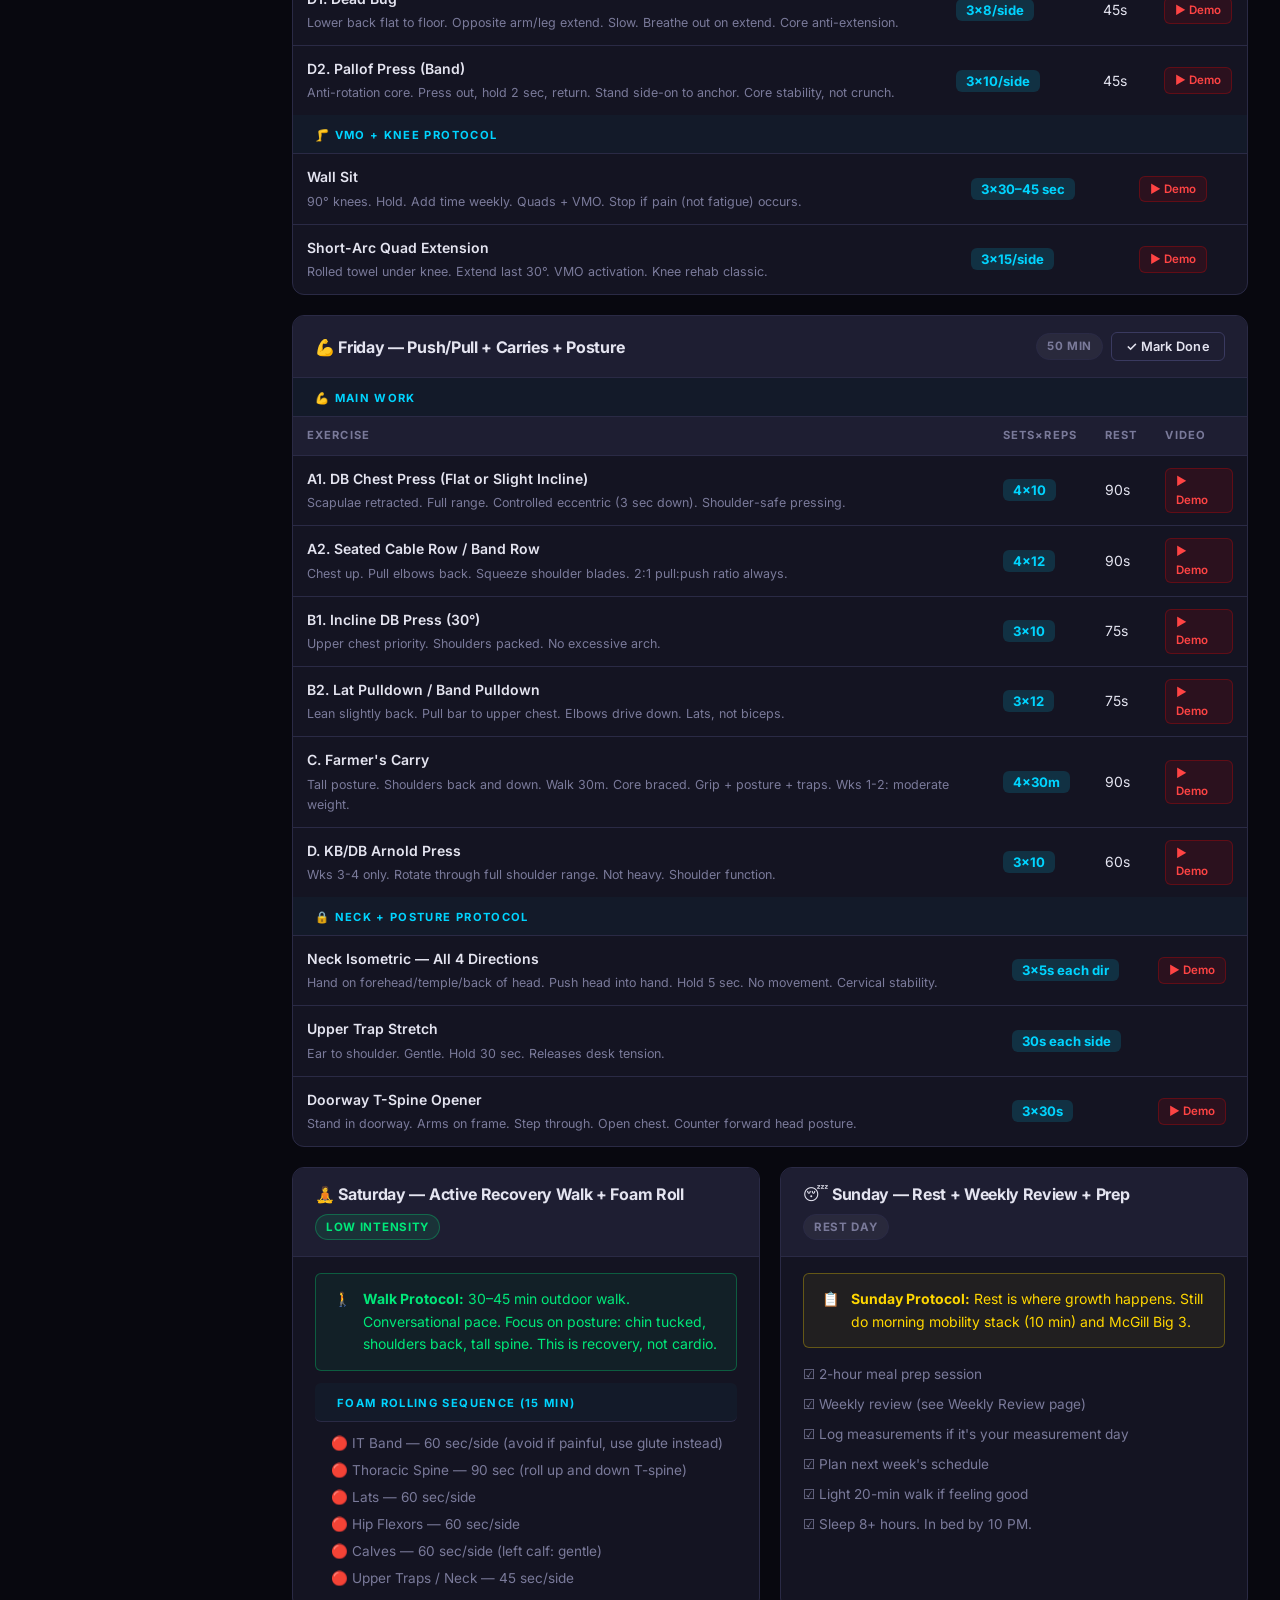
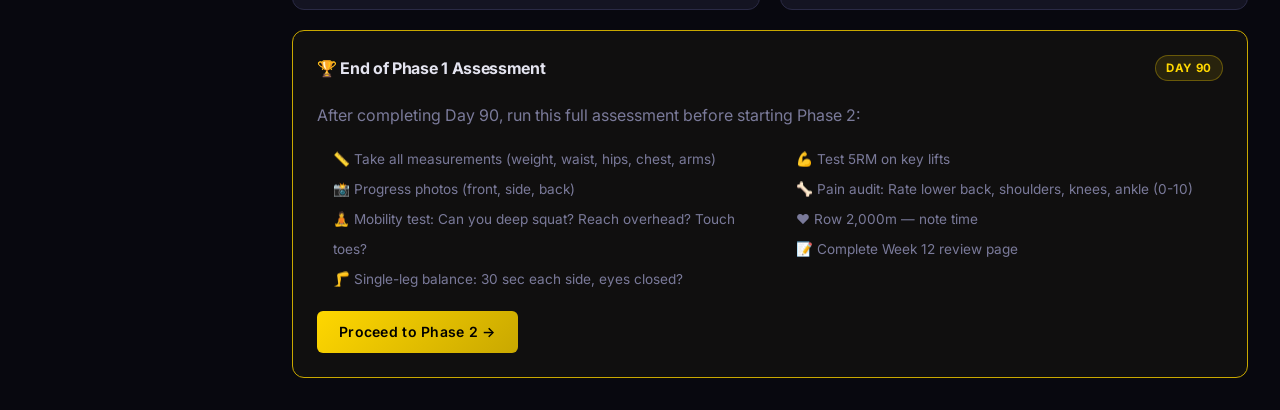
<file: pages/phase1.html>
<!DOCTYPE html>
<html lang="en">
<head>
  <meta charset="UTF-8" />
  <meta name="viewport" content="width=device-width, initial-scale=1.0" />
  <title>Phase 1 — Days 1–90 | Operation Prime</title>
  <link rel="preconnect" href="https://fonts.googleapis.com" />
  <link href="https://fonts.googleapis.com/css2?family=Inter:wght@400;500;600;700;800;900&display=swap" rel="stylesheet" />
  <link rel="stylesheet" href="../assets/css/main.css" />
  <link rel="stylesheet" href="../assets/css/print.css" />
  <style>
    .phase-hero {
      background: linear-gradient(135deg, #0a0a1f, #0d1020);
      border: 1px solid var(--border);
      border-radius: var(--radius-xl);
      padding: 40px;
      margin-bottom: 32px;
      position: relative;
      overflow: hidden;
    }
    .phase-hero::before {
      content: '';
      position: absolute; top:0; left:0; right:0; height:4px;
      background: linear-gradient(90deg, var(--primary), var(--secondary), var(--gold));
    }
    .phase-hero .bg-num {
      position:absolute; right:32px; top:50%; transform:translateY(-50%);
      font-size:10rem; font-weight:900; color:rgba(0,212,255,0.04);
      line-height:1; pointer-events:none;
    }
    .week-tab-panel { display:none; }
    .week-tab-panel.active { display:block; }
    .workout-block {
      background: var(--bg-card);
      border: 1px solid var(--border);
      border-radius: var(--radius);
      overflow: hidden;
      margin-bottom: 20px;
    }
    .workout-block-header {
      padding: 16px 22px;
      background: var(--bg-input);
      border-bottom: 1px solid var(--border);
      display: flex;
      align-items: center;
      justify-content: space-between;
      flex-wrap: wrap;
      gap: 10px;
    }
    .workout-block-header h4 { font-size: 1rem; display:flex; align-items:center; gap:10px; }
    .exercise-section { padding: 0; }
    .section-header {
      padding: 12px 22px 8px;
      font-size: 0.7rem;
      font-weight: 700;
      text-transform: uppercase;
      letter-spacing: 0.12em;
      color: var(--primary);
      background: rgba(0,212,255,0.03);
      border-bottom: 1px solid var(--border);
    }
    .done-btn {
      width: 28px; height: 28px;
      border-radius: 50%;
      border: 2px solid var(--border-bright);
      background: none;
      color: var(--text-muted);
      cursor: pointer;
      display: flex; align-items:center; justify-content:center;
      font-size: 0.75rem;
      transition: var(--transition);
      flex-shrink: 0;
    }
    .done-btn.checked { background: var(--success); border-color: var(--success); color:#000; }
    .intensity-bar { display:flex; gap:3px; margin-top:4px; }
    .intensity-dot { width:8px; height:8px; border-radius:50%; background:var(--border); }
    .intensity-dot.fill { background:var(--primary); }
    .intensity-dot.fill.red { background:var(--danger); }
    .cue-box {
      background: rgba(0,212,255,0.04);
      border-left: 3px solid var(--primary);
      padding: 10px 14px;
      border-radius: 0 var(--radius-sm) var(--radius-sm) 0;
      font-size: 0.8rem;
      color: var(--text-muted);
      margin: 0 22px 12px;
    }
  </style>
</head>
<body>
<div class="overlay-bg" id="navOverlay"></div>
<div class="app-layout">

  <header class="site-header">
    <div class="header-logo">
      <div class="logo-icon">⚡</div>
      <span>OPERATION <span>PRIME</span></span>
    </div>
    <div class="header-meta">
      <span class="day-badge" data-day-number>Day 1</span>
      <button class="menu-toggle" id="menuToggle">☰</button>
    </div>
  </header>

  <nav class="sidebar" id="sidebar">
    <div class="nav-section">
      <div class="nav-section-label">Overview</div>
      <a href="../index.html" class="nav-link"><span class="nav-icon">⚡</span> Dashboard</a>
      <a href="calendar.html" class="nav-link"><span class="nav-icon">📅</span> Calendar</a>
      <a href="habits.html" class="nav-link"><span class="nav-icon">✅</span> Habit Tracker</a>
      <a href="tracker.html" class="nav-link"><span class="nav-icon">📊</span> Progress</a>
    </div>
    <div class="nav-section">
      <div class="nav-section-label">Training</div>
      <a href="phase1.html" class="nav-link active"><span class="nav-icon">🔱</span> Phase 1 (Days 1–90)</a>
      <a href="phase2.html" class="nav-link"><span class="nav-icon">🔱</span> Phase 2 (Mo. 4–6)</a>
      <a href="phase3.html" class="nav-link"><span class="nav-icon">🔱</span> Phase 3 (Mo. 7–9)</a>
      <a href="phase4.html" class="nav-link"><span class="nav-icon">🔱</span> Phase 4 (Mo. 10–12)</a>
    </div>
    <div class="nav-section">
      <div class="nav-section-label">Protocols</div>
      <a href="rehab.html" class="nav-link"><span class="nav-icon">🦴</span> Rehab Library</a>
      <a href="mobility.html" class="nav-link"><span class="nav-icon">🧘</span> Mobility Library</a>
      <a href="daily.html" class="nav-link"><span class="nav-icon">🕐</span> Daily Schedule</a>
    </div>
    <div class="nav-section">
      <div class="nav-section-label">Lifestyle</div>
      <a href="nutrition.html" class="nav-link"><span class="nav-icon">🥩</span> Nutrition System</a>
      <a href="equipment.html" class="nav-link"><span class="nav-icon">🛒</span> Equipment Guide</a>
    </div>
  </nav>

  <main class="main-content">

    <!-- Phase Hero -->
    <div class="phase-hero">
      <div class="bg-num">1</div>
      <div class="label mb-8" style="color:var(--primary)">Phase 1 · Days 1–90 · 13 Weeks</div>
      <h1 style="margin-bottom:12px">Foundation &amp; <span class="gradient-text">Reconstruction</span></h1>
      <p style="max-width:580px; margin-bottom:20px">The most important 90 days of your life. Fix the base before building the structure. Posture, mobility, rehab, glute activation, and sustainable fat loss. No ego. Pure fundamentals.</p>
      <div style="display:flex; gap:12px; flex-wrap:wrap">
        <div class="badge badge-primary">Mobility-First</div>
        <div class="badge badge-gold">Progressive Overload</div>
        <div class="badge badge-success">Injury Prevention</div>
        <div class="badge badge-warning">Fat Loss: -1lb/week</div>
      </div>
    </div>

    <!-- Phase Overview -->
    <div class="alert alert-gold mb-24">
      <span>⚡</span>
      <div>
        <strong>Phase 1 Philosophy:</strong> You have chronic lower back pain, forward head posture, a healed Grade 3 ankle tear, and shoulder instability. Before any heavy lifting, we rebuild the base. Weeks 1–4 are corrective. Weeks 5–8 build. Weeks 9–12 introduce strength. Every session begins and ends with your rehab stack.
      </div>
    </div>

    <div class="grid-3 mb-32">
      <div class="card text-center">
        <div style="font-size:2rem">🎯</div>
        <h4 style="margin:8px 0 4px">Weeks 1–4</h4>
        <p style="font-size:0.82rem">Corrective Foundation</p>
        <div class="tag-row" style="justify-content:center; margin-top:10px">
          <span class="tag">Glute activation</span>
          <span class="tag">Posture reset</span>
        </div>
      </div>
      <div class="card text-center">
        <div style="font-size:2rem">📈</div>
        <h4 style="margin:8px 0 4px">Weeks 5–8</h4>
        <p style="font-size:0.82rem">Build & Activate</p>
        <div class="tag-row" style="justify-content:center; margin-top:10px">
          <span class="tag">Volume increase</span>
          <span class="tag">Add compounds</span>
        </div>
      </div>
      <div class="card text-center">
        <div style="font-size:2rem">💪</div>
        <h4 style="margin:8px 0 4px">Weeks 9–12</h4>
        <p style="font-size:0.82rem">Strength Foundation</p>
        <div class="tag-row" style="justify-content:center; margin-top:10px">
          <span class="tag">Progressive overload</span>
          <span class="tag">Full programs</span>
        </div>
      </div>
    </div>

    <!-- ── UNIVERSAL DAILY STACK ── -->
    <div class="card mb-32">
      <div class="card-header">
        <h3>🔄 Universal Daily Stack — Every Single Day</h3>
        <span class="badge badge-danger">NON-NEGOTIABLE</span>
      </div>
      <p class="mb-16">These protocols happen EVERY day regardless of training or rest. They are the foundation of your rehab and posture correction.</p>

      <div class="grid-2">
        <div>
          <div class="section-header" style="border-radius:var(--radius-sm); margin-bottom:8px">☀️ Morning Stack (10–15 min)</div>
          <table class="workout-table">
            <thead><tr><th>Exercise</th><th>Sets×Reps</th><th>Notes</th></tr></thead>
            <tbody>
              <tr><td><div class="exercise-name">Chin Tucks</div><div class="exercise-cue">Cervical retraction — "make a double chin"</div></td><td><span class="sets-badge">3×10</span></td><td><a href="https://www.youtube.com/results?search_query=chin+tuck+exercise+forward+head+posture" target="_blank" class="video-ref">▶ Demo</a></td></tr>
              <tr><td><div class="exercise-name">Cat-Cow</div><div class="exercise-cue">Slow, controlled spinal flexion/extension</div></td><td><span class="sets-badge">2×10</span></td><td><a href="https://www.youtube.com/results?search_query=cat+cow+stretch+spine" target="_blank" class="video-ref">▶ Demo</a></td></tr>
              <tr><td><div class="exercise-name">Hip 90/90 Stretch</div><div class="exercise-cue">2 min each side. Breathe into the hip.</div></td><td><span class="sets-badge">2 min/side</span></td><td><a href="https://www.youtube.com/results?search_query=90 90 hip stretch" target="_blank" class="video-ref">▶ Demo</a></td></tr>
              <tr><td><div class="exercise-name">Band Pull Apart</div><div class="exercise-cue">Rear delt / rhomboid activation. Squeeze at end.</div></td><td><span class="sets-badge">2×20</span></td><td><a href="https://www.youtube.com/results?search_query=band pull apart exercise" target="_blank" class="video-ref">▶ Demo</a></td></tr>
              <tr><td><div class="exercise-name">Ankle Circles</div><div class="exercise-cue">Each direction. Full range of motion. Left ankle priority.</div></td><td><span class="sets-badge">20 each way</span></td><td><a href="https://www.youtube.com/results?search_query=ankle mobility circles" target="_blank" class="video-ref">▶ Demo</a></td></tr>
            </tbody>
          </table>
        </div>
        <div>
          <div class="section-header" style="border-radius:var(--radius-sm); margin-bottom:8px">🦴 McGill Big 3 — Core Foundation</div>
          <table class="workout-table">
            <thead><tr><th>Exercise</th><th>Protocol</th><th>Notes</th></tr></thead>
            <tbody>
              <tr><td><div class="exercise-name">McGill Curl-Up</div><div class="exercise-cue">Neck supported, lumbar neutral, minimal movement</div></td><td><span class="sets-badge">3×(8,6,4)</span></td><td><a href="https://www.youtube.com/results?search_query=mcgill curl up exercise" target="_blank" class="video-ref">▶ Demo</a></td></tr>
              <tr><td><div class="exercise-name">Bird Dog</div><div class="exercise-cue">Opposite arm/leg. 10-sec hold. Squeeze glute. Zero rotation.</div></td><td><span class="sets-badge">3×(8,6,4)</span></td><td><a href="https://www.youtube.com/results?search_query=mcgill bird dog exercise" target="_blank" class="video-ref">▶ Demo</a></td></tr>
              <tr><td><div class="exercise-name">Side Plank</div><div class="exercise-cue">Modified (knee down) if needed. Hips stacked. Breathe.</div></td><td><span class="sets-badge">3×(10,8,6s)</span></td><td><a href="https://www.youtube.com/results?search_query=mcgill side plank" target="_blank" class="video-ref">▶ Demo</a></td></tr>
            </tbody>
          </table>
          <div class="cue-box">💡 McGill Big 3 sets descend: first set is longest, each subsequent set slightly shorter. Rest 30 sec between sets. Progression: add 2 reps every 2 weeks.</div>

          <div class="section-header" style="border-radius:var(--radius-sm); margin:12px 0 8px">🌙 Evening Wind-Down (10 min)</div>
          <table class="workout-table">
            <thead><tr><th>Exercise</th><th>Duration</th></tr></thead>
            <tbody>
              <tr><td><div class="exercise-name">Child's Pose</div><div class="exercise-cue">Arms extended, breathe into lower back</div></td><td>90 sec</td></tr>
              <tr><td><div class="exercise-name">Supine Spinal Twist</div><div class="exercise-cue">Both sides. Breathe deeply.</div></td><td>60 sec/side</td></tr>
              <tr><td><div class="exercise-name">Couch Stretch / Hip Flexor</div><div class="exercise-cue">Left ankle priority: no stress on ligaments</div></td><td>90 sec/side</td></tr>
              <tr><td><div class="exercise-name">Legs Up the Wall</div><div class="exercise-cue">Recovery position. Deep breathing. 5 min.</div></td><td>5 min</td></tr>
            </tbody>
          </table>
        </div>
      </div>
    </div>

    <!-- ── WEEK-BY-WEEK NAVIGATOR ── -->
    <div class="page-header" style="margin-bottom:16px">
      <div class="label">Workout Programs</div>
      <h2>Weekly Training Plans</h2>
    </div>

    <div class="tabs" id="blockTabs">
      <button class="tab-btn active" data-tab="block1">Weeks 1–4<br><span style="font-size:0.65rem;opacity:0.7">Foundation</span></button>
      <button class="tab-btn" data-tab="block2">Weeks 5–8<br><span style="font-size:0.65rem;opacity:0.7">Build</span></button>
      <button class="tab-btn" data-tab="block3">Weeks 9–12<br><span style="font-size:0.65rem;opacity:0.7">Strength</span></button>
    </div>

    <!-- ══════════ BLOCK 1: WEEKS 1–4 ══════════ -->
    <div class="tab-panel active" id="block1" data-tabs-container>

      <div class="alert alert-info mb-20">
        <span>🎯</span>
        <div><strong>Block 1 Focus (Days 1–28):</strong> No barbell work. Focus on movement quality, glute activation, posterior chain awakening, and daily rehab. Ego stays at the door. These 4 weeks build the neural foundation everything else is built on.</div>
      </div>

      <!-- DAY 1 — Lower Body -->
      <div class="workout-block">
        <div class="workout-block-header">
          <h4>🦵 Monday — Lower Body Foundation + Rehab</h4>
          <div style="display:flex; gap:8px; align-items:center">
            <span class="badge badge-muted">45–55 min</span>
            <span class="badge badge-primary">Weeks 1–4</span>
            <button class="btn btn-secondary btn-sm" onclick="logWorkoutDone('mon_lower')">✓ Mark Done</button>
          </div>
        </div>
        <div class="exercise-section">
          <div class="section-header">🔥 Warm-Up (10 min)</div>
          <table class="workout-table">
            <thead><tr><th>Exercise</th><th>Sets×Reps/Time</th><th>Rest</th><th>Video</th></tr></thead>
            <tbody>
              <tr><td><div class="exercise-name">Ankle Mobility Drill</div><div class="exercise-cue">Knee-to-wall. 10 reps each direction. Left foot priority.</div></td><td><span class="sets-badge">2×10/side</span></td><td>—</td><td><a href="https://www.youtube.com/results?search_query=ankle mobility knee to wall drill" target="_blank" class="video-ref">▶ Demo</a></td></tr>
              <tr><td><div class="exercise-name">Hip CARs (Controlled Articular Rotations)</div><div class="exercise-cue">Slow full circles. Maximize range without compensating.</div></td><td><span class="sets-badge">5 circles/side</span></td><td>—</td><td><a href="https://www.youtube.com/results?search_query=hip cars controlled articular rotations" target="_blank" class="video-ref">▶ Demo</a></td></tr>
              <tr><td><div class="exercise-name">Glute Bridge (Bodyweight)</div><div class="exercise-cue">2-sec squeeze at top. Feel both glutes firing.</div></td><td><span class="sets-badge">2×15</span></td><td>30s</td><td><a href="https://www.youtube.com/results?search_query=glute bridge tutorial" target="_blank" class="video-ref">▶ Demo</a></td></tr>
              <tr><td><div class="exercise-name">World's Greatest Stretch</div><div class="exercise-cue">Hip flexor, thoracic rotation, hamstring. 5 reps/side.</div></td><td><span class="sets-badge">5/side</span></td><td>—</td><td><a href="https://www.youtube.com/results?search_query=world greatest stretch mobility" target="_blank" class="video-ref">▶ Demo</a></td></tr>
            </tbody>
          </table>

          <div class="section-header">💪 Main Work (30 min)</div>
          <table class="workout-table">
            <thead><tr><th>Exercise</th><th>Sets×Reps</th><th>Rest</th><th>Video</th></tr></thead>
            <tbody>
              <tr><td><div class="exercise-name">A1. Glute Bridge — Barbell or Bodyweight</div><div class="exercise-cue">Drive through heels. 3-sec hold. Neutral spine. Wks 1-2: BW. Wks 3-4: add load.</div></td><td><span class="sets-badge">4×12</span></td><td>60s</td><td><a href="https://www.youtube.com/results?search_query=glute bridge barbell hip thrust technique" target="_blank" class="video-ref">▶ Demo</a></td></tr>
              <tr><td><div class="exercise-name">A2. Clamshell</div><div class="exercise-cue">Band above knee. Hip external rotation. Don't rotate pelvis.</div></td><td><span class="sets-badge">3×20/side</span></td><td>30s</td><td><a href="https://www.youtube.com/results?search_query=clamshell exercise glute activation" target="_blank" class="video-ref">▶ Demo</a></td></tr>
              <tr><td><div class="exercise-name">B1. Box Squat (to box/chair)</div><div class="exercise-cue">Sit back to box (parallel or higher). Push knees out. Pause 1 sec on box.</div></td><td><span class="sets-badge">3×10</span></td><td>90s</td><td><a href="https://www.youtube.com/results?search_query=box squat technique tutorial" target="_blank" class="video-ref">▶ Demo</a></td></tr>
              <tr><td><div class="exercise-name">B2. Romanian Deadlift (DB or BW)</div><div class="exercise-cue">Hinge at hip. Soft knees. Feel hamstring stretch. Neutral spine always.</div></td><td><span class="sets-badge">3×12</span></td><td>90s</td><td><a href="https://www.youtube.com/results?search_query=romanian deadlift dumbbell technique" target="_blank" class="video-ref">▶ Demo</a></td></tr>
              <tr><td><div class="exercise-name">C1. Single Leg Glute Bridge</div><div class="exercise-cue">One foot off floor. Level hips. Left/right equal. Addresses imbalances.</div></td><td><span class="sets-badge">3×10/side</span></td><td>45s</td><td><a href="https://www.youtube.com/results?search_query=single leg glute bridge" target="_blank" class="video-ref">▶ Demo</a></td></tr>
              <tr><td><div class="exercise-name">C2. Banded Monster Walk</div><div class="exercise-cue">Band above knees. Squat stance. 10 steps forward, 10 back, 10 each side.</div></td><td><span class="sets-badge">3×10 each dir</span></td><td>30s</td><td><a href="https://www.youtube.com/results?search_query=banded monster walk lateral" target="_blank" class="video-ref">▶ Demo</a></td></tr>
              <tr><td><div class="exercise-name">D. Calf Raise (Bilateral, slow)</div><div class="exercise-cue">3-sec up, 3-sec down. Full range. Ankle mobility. Left ankle: avoid pain.</div></td><td><span class="sets-badge">3×15</span></td><td>45s</td><td><a href="https://www.youtube.com/results?search_query=calf raise slow eccentric" target="_blank" class="video-ref">▶ Demo</a></td></tr>
            </tbody>
          </table>

          <div class="section-header">🦴 Rehab Stack + McGill Big 3</div>
          <table class="workout-table">
            <thead><tr><th>Exercise</th><th>Protocol</th><th>Video</th></tr></thead>
            <tbody>
              <tr><td><div class="exercise-name">Terminal Knee Extension (TKE) — Band</div><div class="exercise-cue">VMO activation. Light band. Full extension squeeze. Knee pain prevention.</div></td><td><span class="sets-badge">3×15/side</span></td><td><a href="https://www.youtube.com/results?search_query=terminal knee extension band TKE" target="_blank" class="video-ref">▶ Demo</a></td></tr>
              <tr><td><div class="exercise-name">Ankle ABC / Single Leg Balance</div><div class="exercise-cue">Alphabet on left ankle. Then 30-sec balance. Progress: eyes closed wk 3+.</div></td><td><span class="sets-badge">1 set + 30s balance</span></td><td><a href="https://www.youtube.com/results?search_query=ankle stability balance proprioception" target="_blank" class="video-ref">▶ Demo</a></td></tr>
              <tr><td><div class="exercise-name">McGill Big 3</div><div class="exercise-cue">See Daily Stack above. Do after training.</div></td><td><span class="sets-badge">Full protocol</span></td><td>—</td></tr>
            </tbody>
          </table>

          <div class="section-header">🧊 Cool-Down (5 min)</div>
          <table class="workout-table">
            <tbody>
              <tr><td><div class="exercise-name">Pigeon Pose</div><div class="exercise-cue">2 min each side. Breathe into the hip.</div></td><td>2 min/side</td></tr>
              <tr><td><div class="exercise-name">Supine Figure-4 Stretch</div><div class="exercise-cue">Glute/piriformis. Both sides.</div></td><td>90 sec/side</td></tr>
            </tbody>
          </table>
        </div>
      </div>

      <!-- DAY 2 — Upper Body -->
      <div class="workout-block">
        <div class="workout-block-header">
          <h4>💪 Tuesday — Upper Body Foundation + Posture Protocol</h4>
          <div style="display:flex; gap:8px; align-items:center">
            <span class="badge badge-muted">45–55 min</span>
            <button class="btn btn-secondary btn-sm" onclick="logWorkoutDone('tue_upper')">✓ Mark Done</button>
          </div>
        </div>
        <div class="exercise-section">
          <div class="section-header">🔥 Warm-Up (10 min)</div>
          <table class="workout-table">
            <thead><tr><th>Exercise</th><th>Protocol</th><th>Video</th></tr></thead>
            <tbody>
              <tr><td><div class="exercise-name">Shoulder CARs</div><div class="exercise-cue">Full shoulder circumduction. Slow. Max range. Both arms.</div></td><td><span class="sets-badge">5 circles/side</span></td><td><a href="https://www.youtube.com/results?search_query=shoulder cars controlled articular rotation" target="_blank" class="video-ref">▶ Demo</a></td></tr>
              <tr><td><div class="exercise-name">Thoracic Extension Over Foam Roller</div><div class="exercise-cue">Roller at mid-back. Arms crossed. 5 extensions per level. 3 levels.</div></td><td><span class="sets-badge">5 reps × 3 spots</span></td><td><a href="https://www.youtube.com/results?search_query=thoracic extension foam roller mobility" target="_blank" class="video-ref">▶ Demo</a></td></tr>
              <tr><td><div class="exercise-name">Wall Slide</div><div class="exercise-cue">Back flat against wall. Slide arms from 90° to overhead. No arch. Scapular control.</div></td><td><span class="sets-badge">2×12</span></td><td><a href="https://www.youtube.com/results?search_query=wall slide exercise shoulder rehab" target="_blank" class="video-ref">▶ Demo</a></td></tr>
              <tr><td><div class="exercise-name">Band Pull Apart</div><div class="exercise-cue">Posterior delt activation. Squeeze shoulder blades at end range.</div></td><td><span class="sets-badge">2×20</span></td><td><a href="https://www.youtube.com/results?search_query=resistance band pull apart" target="_blank" class="video-ref">▶ Demo</a></td></tr>
            </tbody>
          </table>

          <div class="section-header">💪 Main Work (30 min)</div>
          <table class="workout-table">
            <thead><tr><th>Exercise</th><th>Sets×Reps</th><th>Rest</th><th>Video</th></tr></thead>
            <tbody>
              <tr><td><div class="exercise-name">A1. Dumbbell Row (Single Arm)</div><div class="exercise-cue">Brace core. Lead with elbow. Full range. Squeeze at top. Wks 1-2: moderate weight.</div></td><td><span class="sets-badge">4×12/side</span></td><td>60s</td><td><a href="https://www.youtube.com/results?search_query=single arm dumbbell row technique" target="_blank" class="video-ref">▶ Demo</a></td></tr>
              <tr><td><div class="exercise-name">A2. Face Pull (Cable or Band)</div><div class="exercise-cue">Pull to forehead. External rotate at end. Elbows high. Rear delt + rotator cuff.</div></td><td><span class="sets-badge">3×15</span></td><td>45s</td><td><a href="https://www.youtube.com/results?search_query=face pull cable band technique" target="_blank" class="video-ref">▶ Demo</a></td></tr>
              <tr><td><div class="exercise-name">B1. Push-Up (Perfect Form)</div><div class="exercise-cue">Wks 1-2: incline if needed. Full scapular protraction at top. No flared elbows. Core tight.</div></td><td><span class="sets-badge">3×10</span></td><td>60s</td><td><a href="https://www.youtube.com/results?search_query=perfect push up form scapula" target="_blank" class="video-ref">▶ Demo</a></td></tr>
              <tr><td><div class="exercise-name">B2. Scapular Push-Up</div><div class="exercise-cue">Arms straight. Protract/retract shoulder blades only. Serratus anterior. Critical for shoulder health.</div></td><td><span class="sets-badge">3×15</span></td><td>30s</td><td><a href="https://www.youtube.com/results?search_query=scapular push up serratus anterior" target="_blank" class="video-ref">▶ Demo</a></td></tr>
              <tr><td><div class="exercise-name">C1. DB Lateral Raise (Controlled)</div><div class="exercise-cue">Light weight. Lead with pinky. 3-sec eccentric. No momentum. Shoulder integrity first.</div></td><td><span class="sets-badge">3×12</span></td><td>45s</td><td><a href="https://www.youtube.com/results?search_query=lateral raise controlled technique shoulder" target="_blank" class="video-ref">▶ Demo</a></td></tr>
              <tr><td><div class="exercise-name">C2. Prone Y-T-W</div><div class="exercise-cue">Lying face down. Form Y, T, W with arms. Squeeze shoulder blades. Light or bodyweight.</div></td><td><span class="sets-badge">3×10 each</span></td><td>45s</td><td><a href="https://www.youtube.com/results?search_query=prone YTW exercise shoulder rehab" target="_blank" class="video-ref">▶ Demo</a></td></tr>
              <tr><td><div class="exercise-name">D. Dead Hang</div><div class="exercise-cue">Passive hang. Decompresses spine. Shoulder distraction. Build to 60 sec total.</div></td><td><span class="sets-badge">3×20-30 sec</span></td><td>60s</td><td><a href="https://www.youtube.com/results?search_query=dead hang spine decompression" target="_blank" class="video-ref">▶ Demo</a></td></tr>
            </tbody>
          </table>

          <div class="section-header">🦴 Shoulder Rehab Stack</div>
          <table class="workout-table">
            <thead><tr><th>Exercise</th><th>Protocol</th><th>Video</th></tr></thead>
            <tbody>
              <tr><td><div class="exercise-name">External Rotation — Band/Cable</div><div class="exercise-cue">Elbow at side. Rotate out 90°. Slow. Rotator cuff activation.</div></td><td><span class="sets-badge">3×15/side</span></td><td><a href="https://www.youtube.com/results?search_query=external rotation band rotator cuff" target="_blank" class="video-ref">▶ Demo</a></td></tr>
              <tr><td><div class="exercise-name">Chin Tuck + Neck Extension</div><div class="exercise-cue">Chin tuck first. Then slowly look up. Cervical spine health.</div></td><td><span class="sets-badge">3×10</span></td><td><a href="https://www.youtube.com/results?search_query=chin tuck cervical neck exercise" target="_blank" class="video-ref">▶ Demo</a></td></tr>
              <tr><td><div class="exercise-name">Doorway Pec Stretch</div><div class="exercise-cue">3 positions: low, mid, high. 30 sec each. Counter desk posture.</div></td><td><span class="sets-badge">30 sec × 3</span></td><td><a href="https://www.youtube.com/results?search_query=doorway chest pec stretch posture" target="_blank" class="video-ref">▶ Demo</a></td></tr>
            </tbody>
          </table>
        </div>
      </div>

      <!-- DAY 3 — Zone 2 -->
      <div class="workout-block">
        <div class="workout-block-header">
          <h4>❤️ Wednesday — Zone 2 Cardio + Full Mobility Session</h4>
          <div style="display:flex; gap:8px; align-items:center">
            <span class="badge badge-muted">50–60 min</span>
            <span class="badge badge-success">Recovery Day</span>
          </div>
        </div>
        <div class="exercise-section">
          <div class="section-header">❤️ Cardio Protocol (35–40 min)</div>
          <div class="cue-box">
            <strong>Zone 2 Target:</strong> Heart rate 120–140 BPM. Conversational pace — you can speak full sentences. Fat-burning zone. Builds mitochondrial density. Option A: Incline treadmill walk (4–5% incline, 3.0–3.5 mph). Option B: Rowing machine (steady 22-24 SPM). Option C: Outdoor walk (hilly terrain preferred).
          </div>
          <table class="workout-table">
            <thead><tr><th>Week</th><th>Duration</th><th>Target HR</th><th>Notes</th></tr></thead>
            <tbody>
              <tr><td>Weeks 1–2</td><td><span class="sets-badge">30 min</span></td><td>120–130 BPM</td><td>Easy — build the aerobic base</td></tr>
              <tr><td>Weeks 3–4</td><td><span class="sets-badge">35 min</span></td><td>125–135 BPM</td><td>Slightly more effort</td></tr>
              <tr><td>Weeks 5–8</td><td><span class="sets-badge">40 min</span></td><td>130–140 BPM</td><td>Comfortable but engaged</td></tr>
              <tr><td>Weeks 9–12</td><td><span class="sets-badge">45 min</span></td><td>130–145 BPM</td><td>Add rowing intervals at end</td></tr>
            </tbody>
          </table>

          <div class="section-header">🧘 Full Mobility Sequence (20 min)</div>
          <table class="workout-table">
            <thead><tr><th>Exercise</th><th>Duration</th><th>Video</th></tr></thead>
            <tbody>
              <tr><td><div class="exercise-name">Hip Flexor Lunge Stretch</div><div class="exercise-cue">Deep lunge. Back knee down. Tuck pelvis. 90 sec each side.</div></td><td>90 sec/side</td><td><a href="https://www.youtube.com/results?search_query=hip flexor lunge stretch couch stretch" target="_blank" class="video-ref">▶ Demo</a></td></tr>
              <tr><td><div class="exercise-name">Pigeon Pose (or Figure 4 on back)</div><div class="exercise-cue">External hip rotation. 2 min each side. Breathing.</div></td><td>2 min/side</td><td><a href="https://www.youtube.com/results?search_query=pigeon pose hip stretch" target="_blank" class="video-ref">▶ Demo</a></td></tr>
              <tr><td><div class="exercise-name">Seated Hamstring Stretch / PNF</div><div class="exercise-cue">Contract for 5 sec, relax further into stretch. 3 rounds each side.</div></td><td>3×5s contract</td><td><a href="https://www.youtube.com/results?search_query=PNF hamstring stretch technique" target="_blank" class="video-ref">▶ Demo</a></td></tr>
              <tr><td><div class="exercise-name">Thoracic Rotation (Quadruped)</div><div class="exercise-cue">Hand behind head. Rotate elbow to ceiling. T-spine mobility.</div></td><td>10/side</td><td><a href="https://www.youtube.com/results?search_query=thoracic rotation quadruped t-spine" target="_blank" class="video-ref">▶ Demo</a></td></tr>
              <tr><td><div class="exercise-name">Ankle Dorsiflexion Drill</div><div class="exercise-cue">Wall drill. 10 reps each foot. Left ankle: check for pain.</div></td><td>10/side</td><td><a href="https://www.youtube.com/results?search_query=ankle dorsiflexion wall drill mobility" target="_blank" class="video-ref">▶ Demo</a></td></tr>
              <tr><td><div class="exercise-name">Shoulder Sleeper Stretch</div><div class="exercise-cue">Side lying. Internal rotation stretch. 60 sec per side. Gentle.</div></td><td>60 sec/side</td><td><a href="https://www.youtube.com/results?search_query=sleeper stretch shoulder internal rotation" target="_blank" class="video-ref">▶ Demo</a></td></tr>
              <tr><td><div class="exercise-name">Supine 90/90 Hip Stretch</div><div class="exercise-cue">Both legs. Switch sides. Deep hip internal/external work.</div></td><td>2 min/side</td><td><a href="https://www.youtube.com/results?search_query=supine 90 90 hip stretch" target="_blank" class="video-ref">▶ Demo</a></td></tr>
            </tbody>
          </table>
        </div>
      </div>

      <!-- DAY 4 — Lower Body 2 -->
      <div class="workout-block">
        <div class="workout-block-header">
          <h4>🦵 Thursday — Lower Body + Core Stability</h4>
          <div style="display:flex; gap:8px; align-items:center">
            <span class="badge badge-muted">50 min</span>
            <button class="btn btn-secondary btn-sm" onclick="logWorkoutDone('thu_lower')">✓ Mark Done</button>
          </div>
        </div>
        <div class="exercise-section">
          <div class="section-header">💪 Main Work</div>
          <table class="workout-table">
            <thead><tr><th>Exercise</th><th>Sets×Reps</th><th>Rest</th><th>Video</th></tr></thead>
            <tbody>
              <tr><td><div class="exercise-name">A. Goblet Squat (DB)</div><div class="exercise-cue">Hold DB at chest. Heels wide. Deep as comfortable. Keep chest tall. Ankle mobility gates depth.</div></td><td><span class="sets-badge">4×10</span></td><td>90s</td><td><a href="https://www.youtube.com/results?search_query=goblet squat technique tutorial" target="_blank" class="video-ref">▶ Demo</a></td></tr>
              <tr><td><div class="exercise-name">B1. Hip Thrust (Shoulders on Bench)</div><div class="exercise-cue">Drive hips to sky. Squeeze glutes hard at top. Chin tucked. Progress weight weekly.</div></td><td><span class="sets-badge">4×12</span></td><td>90s</td><td><a href="https://www.youtube.com/results?search_query=hip thrust shoulders on bench barbell" target="_blank" class="video-ref">▶ Demo</a></td></tr>
              <tr><td><div class="exercise-name">B2. Step-Up (controlled)</div><div class="exercise-cue">12" box. Drive through heel. Single leg focus. No ankle pain on left — reduce height if needed.</div></td><td><span class="sets-badge">3×10/side</span></td><td>60s</td><td><a href="https://www.youtube.com/results?search_query=step up exercise technique unilateral" target="_blank" class="video-ref">▶ Demo</a></td></tr>
              <tr><td><div class="exercise-name">C1. Nordic Curl Eccentric (Assisted)</div><div class="exercise-cue">Knees anchored. Lower slowly 3–5 sec. Catch yourself. Hamstring tendon strength. Key for knee health.</div></td><td><span class="sets-badge">3×5 eccentrics</span></td><td>90s</td><td><a href="https://www.youtube.com/results?search_query=nordic curl eccentric beginner assisted" target="_blank" class="video-ref">▶ Demo</a></td></tr>
              <tr><td><div class="exercise-name">C2. Reverse Lunge</div><div class="exercise-cue">Step back. Front knee tracks over toes. No knee cave. Glute-dominant. Left ankle: monitor landing.</div></td><td><span class="sets-badge">3×10/side</span></td><td>60s</td><td><a href="https://www.youtube.com/results?search_query=reverse lunge technique" target="_blank" class="video-ref">▶ Demo</a></td></tr>
              <tr><td><div class="exercise-name">D1. Dead Bug</div><div class="exercise-cue">Lower back flat to floor. Opposite arm/leg extend. Slow. Breathe out on extend. Core anti-extension.</div></td><td><span class="sets-badge">3×8/side</span></td><td>45s</td><td><a href="https://www.youtube.com/results?search_query=dead bug core exercise technique" target="_blank" class="video-ref">▶ Demo</a></td></tr>
              <tr><td><div class="exercise-name">D2. Pallof Press (Band)</div><div class="exercise-cue">Anti-rotation core. Press out, hold 2 sec, return. Stand side-on to anchor. Core stability, not crunch.</div></td><td><span class="sets-badge">3×10/side</span></td><td>45s</td><td><a href="https://www.youtube.com/results?search_query=pallof press band anti rotation core" target="_blank" class="video-ref">▶ Demo</a></td></tr>
            </tbody>
          </table>
          <div class="section-header">🦵 VMO + Knee Protocol</div>
          <table class="workout-table">
            <tbody>
              <tr><td><div class="exercise-name">Wall Sit</div><div class="exercise-cue">90° knees. Hold. Add time weekly. Quads + VMO. Stop if pain (not fatigue) occurs.</div></td><td><span class="sets-badge">3×30–45 sec</span></td><td><a href="https://www.youtube.com/results?search_query=wall sit exercise VMO quad" target="_blank" class="video-ref">▶ Demo</a></td></tr>
              <tr><td><div class="exercise-name">Short-Arc Quad Extension</div><div class="exercise-cue">Rolled towel under knee. Extend last 30°. VMO activation. Knee rehab classic.</div></td><td><span class="sets-badge">3×15/side</span></td><td><a href="https://www.youtube.com/results?search_query=short arc quad extension VMO" target="_blank" class="video-ref">▶ Demo</a></td></tr>
            </tbody>
          </table>
        </div>
      </div>

      <!-- DAY 5 — Upper Body 2 -->
      <div class="workout-block">
        <div class="workout-block-header">
          <h4>💪 Friday — Push/Pull + Carries + Posture</h4>
          <div style="display:flex; gap:8px; align-items:center">
            <span class="badge badge-muted">50 min</span>
            <button class="btn btn-secondary btn-sm" onclick="logWorkoutDone('fri_upper')">✓ Mark Done</button>
          </div>
        </div>
        <div class="exercise-section">
          <div class="section-header">💪 Main Work</div>
          <table class="workout-table">
            <thead><tr><th>Exercise</th><th>Sets×Reps</th><th>Rest</th><th>Video</th></tr></thead>
            <tbody>
              <tr><td><div class="exercise-name">A1. DB Chest Press (Flat or Slight Incline)</div><div class="exercise-cue">Scapulae retracted. Full range. Controlled eccentric (3 sec down). Shoulder-safe pressing.</div></td><td><span class="sets-badge">4×10</span></td><td>90s</td><td><a href="https://www.youtube.com/results?search_query=dumbbell chest press technique shoulder safe" target="_blank" class="video-ref">▶ Demo</a></td></tr>
              <tr><td><div class="exercise-name">A2. Seated Cable Row / Band Row</div><div class="exercise-cue">Chest up. Pull elbows back. Squeeze shoulder blades. 2:1 pull:push ratio always.</div></td><td><span class="sets-badge">4×12</span></td><td>90s</td><td><a href="https://www.youtube.com/results?search_query=seated cable row technique" target="_blank" class="video-ref">▶ Demo</a></td></tr>
              <tr><td><div class="exercise-name">B1. Incline DB Press (30°)</div><div class="exercise-cue">Upper chest priority. Shoulders packed. No excessive arch.</div></td><td><span class="sets-badge">3×10</span></td><td>75s</td><td><a href="https://www.youtube.com/results?search_query=incline dumbbell press technique" target="_blank" class="video-ref">▶ Demo</a></td></tr>
              <tr><td><div class="exercise-name">B2. Lat Pulldown / Band Pulldown</div><div class="exercise-cue">Lean slightly back. Pull bar to upper chest. Elbows drive down. Lats, not biceps.</div></td><td><span class="sets-badge">3×12</span></td><td>75s</td><td><a href="https://www.youtube.com/results?search_query=lat pulldown technique lats not biceps" target="_blank" class="video-ref">▶ Demo</a></td></tr>
              <tr><td><div class="exercise-name">C. Farmer's Carry</div><div class="exercise-cue">Tall posture. Shoulders back and down. Walk 30m. Core braced. Grip + posture + traps. Wks 1-2: moderate weight.</div></td><td><span class="sets-badge">4×30m</span></td><td>90s</td><td><a href="https://www.youtube.com/results?search_query=farmer carry technique grip traps" target="_blank" class="video-ref">▶ Demo</a></td></tr>
              <tr><td><div class="exercise-name">D. KB/DB Arnold Press</div><div class="exercise-cue">Wks 3-4 only. Rotate through full shoulder range. Not heavy. Shoulder function.</div></td><td><span class="sets-badge">3×10</span></td><td>60s</td><td><a href="https://www.youtube.com/results?search_query=arnold press dumbbell technique" target="_blank" class="video-ref">▶ Demo</a></td></tr>
            </tbody>
          </table>
          <div class="section-header">🔒 Neck + Posture Protocol</div>
          <table class="workout-table">
            <tbody>
              <tr><td><div class="exercise-name">Neck Isometric — All 4 Directions</div><div class="exercise-cue">Hand on forehead/temple/back of head. Push head into hand. Hold 5 sec. No movement. Cervical stability.</div></td><td><span class="sets-badge">3×5s each dir</span></td><td><a href="https://www.youtube.com/results?search_query=neck isometric strengthening exercises" target="_blank" class="video-ref">▶ Demo</a></td></tr>
              <tr><td><div class="exercise-name">Upper Trap Stretch</div><div class="exercise-cue">Ear to shoulder. Gentle. Hold 30 sec. Releases desk tension.</div></td><td><span class="sets-badge">30s each side</span></td><td></td></tr>
              <tr><td><div class="exercise-name">Doorway T-Spine Opener</div><div class="exercise-cue">Stand in doorway. Arms on frame. Step through. Open chest. Counter forward head posture.</div></td><td><span class="sets-badge">3×30s</span></td><td><a href="https://www.youtube.com/results?search_query=doorway stretch thoracic opener chest" target="_blank" class="video-ref">▶ Demo</a></td></tr>
            </tbody>
          </table>
        </div>
      </div>

      <!-- Saturday & Sunday -->
      <div class="grid-2">
        <div class="workout-block">
          <div class="workout-block-header">
            <h4>🧘 Saturday — Active Recovery Walk + Foam Roll</h4>
            <span class="badge badge-success">Low Intensity</span>
          </div>
          <div style="padding:16px 22px">
            <div class="alert alert-success mb-12"><span>🚶</span><div><strong>Walk Protocol:</strong> 30–45 min outdoor walk. Conversational pace. Focus on posture: chin tucked, shoulders back, tall spine. This is recovery, not cardio.</div></div>
            <div class="section-header" style="border-radius:var(--radius-sm); margin-bottom:8px">Foam Rolling Sequence (15 min)</div>
            <ul style="padding:0 0 0 16px; color:var(--text-muted); font-size:0.85rem; line-height:2">
              <li>🔴 IT Band — 60 sec/side (avoid if painful, use glute instead)</li>
              <li>🔴 Thoracic Spine — 90 sec (roll up and down T-spine)</li>
              <li>🔴 Lats — 60 sec/side</li>
              <li>🔴 Hip Flexors — 60 sec/side</li>
              <li>🔴 Calves — 60 sec/side (left calf: gentle)</li>
              <li>🔴 Upper Traps / Neck — 45 sec/side</li>
            </ul>
          </div>
        </div>
        <div class="workout-block">
          <div class="workout-block-header">
            <h4>😴 Sunday — Rest + Weekly Review + Prep</h4>
            <span class="badge badge-muted">Rest Day</span>
          </div>
          <div style="padding:16px 22px">
            <div class="alert alert-gold mb-12"><span>📋</span><div><strong>Sunday Protocol:</strong> Rest is where growth happens. Still do morning mobility stack (10 min) and McGill Big 3.</div></div>
            <ul style="color:var(--text-muted); font-size:0.85rem; line-height:2.2">
              <li>☑️ 2-hour meal prep session</li>
              <li>☑️ Weekly review (see Weekly Review page)</li>
              <li>☑️ Log measurements if it's your measurement day</li>
              <li>☑️ Plan next week's schedule</li>
              <li>☑️ Light 20-min walk if feeling good</li>
              <li>☑️ Sleep 8+ hours. In bed by 10 PM.</li>
            </ul>
          </div>
        </div>
      </div>

    </div><!-- end block1 -->

    <!-- ══════════ BLOCK 2: WEEKS 5–8 ══════════ -->
    <div class="tab-panel" id="block2">
      <div class="alert alert-info mb-20">
        <span>📈</span>
        <div><strong>Block 2 Focus (Days 29–56):</strong> You've built the base. Now we add volume, introduce barbell work (deadlift, front squat), increase cardio, and start measurable strength progression. Rehab protocols continue but reduce in time as movement quality improves.</div>
      </div>

      <div class="grid-2 mb-20">
        <div class="card">
          <h4 class="mb-12">📋 Block 2 Changes</h4>
          <ul style="color:var(--text-muted); font-size:0.85rem; line-height:2.2; padding-left:16px">
            <li>✅ Add barbell Romanian Deadlift</li>
            <li>✅ Add Front Squat (or Goblet w/ more weight)</li>
            <li>✅ Increase pulling volume (add pull-ups/chin-ups)</li>
            <li>✅ Add rowing intervals (2×5 min Zone 3)</li>
            <li>✅ Increase carries to 40m</li>
            <li>✅ Add DB Shoulder Press (seated)</li>
            <li>✅ Zone 2 cardio to 40 min</li>
            <li>✅ Track all lifts — progressive overload begins</li>
          </ul>
        </div>
        <div class="card">
          <h4 class="mb-12">📊 Progressive Overload Rules</h4>
          <div class="alert alert-primary mb-8" style="margin-bottom:8px"><span>📈</span><div>Add weight when you can complete ALL sets with 2 reps in reserve (2 RIR). Add 5 lbs (lower body) or 2.5 lbs (upper body) at a time.</div></div>
          <table class="workout-table">
            <tbody>
              <tr><td>Goblet Squat</td><td><span class="sets-badge">+5 lbs/wk</span></td></tr>
              <tr><td>Hip Thrust</td><td><span class="sets-badge">+10 lbs/wk</span></td></tr>
              <tr><td>DB Row</td><td><span class="sets-badge">+5 lbs/wk</span></td></tr>
              <tr><td>DB Press</td><td><span class="sets-badge">+5 lbs/wk</span></td></tr>
              <tr><td>RDL (Barbell)</td><td><span class="sets-badge">+10 lbs/wk</span></td></tr>
            </tbody>
          </table>
        </div>
      </div>

      <div class="workout-block">
        <div class="workout-block-header">
          <h4>🦵 Monday — Lower Body Strength (Weeks 5–8)</h4>
          <span class="badge badge-muted">60 min</span>
        </div>
        <div class="exercise-section">
          <div class="section-header">💪 Main Work</div>
          <table class="workout-table">
            <thead><tr><th>Exercise</th><th>Sets×Reps</th><th>Rest</th><th>Video</th></tr></thead>
            <tbody>
              <tr><td><div class="exercise-name">A. Front Squat or Goblet Squat (Heavy)</div><div class="exercise-cue">Elbows high on front squat. Full depth if mobility allows. Track weekly PRs.</div></td><td><span class="sets-badge">4×6–8</span></td><td>2 min</td><td><a href="https://www.youtube.com/results?search_query=front squat technique tutorial" target="_blank" class="video-ref">▶ Demo</a></td></tr>
              <tr><td><div class="exercise-name">B. Barbell RDL</div><div class="exercise-cue">Hip hinge. Bar close to legs. Hamstrings stretch at bottom. Drive hips forward to stand.</div></td><td><span class="sets-badge">4×8</span></td><td>2 min</td><td><a href="https://www.youtube.com/results?search_query=barbell romanian deadlift RDL technique" target="_blank" class="video-ref">▶ Demo</a></td></tr>
              <tr><td><div class="exercise-name">C. Bulgarian Split Squat</div><div class="exercise-cue">Rear foot elevated. Sink straight down. Front foot far enough forward. Quad + glute. Monitor left ankle.</div></td><td><span class="sets-badge">3×8/side</span></td><td>90s</td><td><a href="https://www.youtube.com/results?search_query=bulgarian split squat technique dumbbell" target="_blank" class="video-ref">▶ Demo</a></td></tr>
              <tr><td><div class="exercise-name">D. Hip Thrust (Loaded)</div><div class="exercise-cue">Barbell on hips or heavy DB. Full hip extension. Squeeze at top for 1 sec.</div></td><td><span class="sets-badge">3×10</span></td><td>90s</td><td><a href="https://www.youtube.com/results?search_query=barbell hip thrust technique" target="_blank" class="video-ref">▶ Demo</a></td></tr>
              <tr><td><div class="exercise-name">E. Single Leg Romanian Deadlift (DB)</div><div class="exercise-cue">Balance-dominant. Hinge. Left ankle proprioception challenge. Use support if needed.</div></td><td><span class="sets-badge">3×10/side</span></td><td>60s</td><td><a href="https://www.youtube.com/results?search_query=single leg RDL dumbbell balance" target="_blank" class="video-ref">▶ Demo</a></td></tr>
              <tr><td><div class="exercise-name">F. Suitcase Carry</div><div class="exercise-cue">One DB. Walk tall. Fight lateral lean. Oblique + core stability. Alternate sides.</div></td><td><span class="sets-badge">3×30m/side</span></td><td>60s</td><td><a href="https://www.youtube.com/results?search_query=suitcase carry core exercise" target="_blank" class="video-ref">▶ Demo</a></td></tr>
            </tbody>
          </table>
        </div>
      </div>

      <div class="workout-block">
        <div class="workout-block-header">
          <h4>💪 Tuesday — Upper Body Hypertrophy (Weeks 5–8)</h4>
          <span class="badge badge-muted">60 min</span>
        </div>
        <div class="exercise-section">
          <div class="section-header">💪 Main Work</div>
          <table class="workout-table">
            <thead><tr><th>Exercise</th><th>Sets×Reps</th><th>Rest</th><th>Video</th></tr></thead>
            <tbody>
              <tr><td><div class="exercise-name">A1. Pull-Up / Assisted Pull-Up / Band</div><div class="exercise-cue">Full hang at bottom. Chest to bar. Elbows in. Pronated or supinated. Build to bodyweight.</div></td><td><span class="sets-badge">4×5–8</span></td><td>2 min</td><td><a href="https://www.youtube.com/results?search_query=pull up technique beginner progression" target="_blank" class="video-ref">▶ Demo</a></td></tr>
              <tr><td><div class="exercise-name">A2. DB Overhead Press (Seated)</div><div class="exercise-cue">Scapulae packed. Don't flare elbows too wide. Core engaged. Spinal neutral.</div></td><td><span class="sets-badge">4×10</span></td><td>90s</td><td><a href="https://www.youtube.com/results?search_query=seated dumbbell overhead press technique" target="_blank" class="video-ref">▶ Demo</a></td></tr>
              <tr><td><div class="exercise-name">B1. DB Chest Press (Flat)</div><div class="exercise-cue">Increase weight from Block 1. 3 sec eccentric still.</div></td><td><span class="sets-badge">4×8</span></td><td>90s</td><td><a href="https://www.youtube.com/results?search_query=dumbbell flat press technique" target="_blank" class="video-ref">▶ Demo</a></td></tr>
              <tr><td><div class="exercise-name">B2. Chest-Supported DB Row</div><div class="exercise-cue">Face-down on incline bench. Eliminates lower back. Strict pull. Great for posture.</div></td><td><span class="sets-badge">4×12</span></td><td>90s</td><td><a href="https://www.youtube.com/results?search_query=chest supported row incline bench dumbbell" target="_blank" class="video-ref">▶ Demo</a></td></tr>
              <tr><td><div class="exercise-name">C. Cable Face Pull + External Rotation</div><div class="exercise-cue">Rope attachment at eye level. Pull to face, externally rotate wrists at end. Shoulders + rotator cuff.</div></td><td><span class="sets-badge">3×15</span></td><td>60s</td><td><a href="https://www.youtube.com/results?search_query=cable face pull with external rotation" target="_blank" class="video-ref">▶ Demo</a></td></tr>
              <tr><td><div class="exercise-name">D. Tricep Dip (Bench) + Bicep Curl</div><div class="exercise-cue">Arms accessory. Control eccentric. Not to failure. Keep shoulder healthy.</div></td><td><span class="sets-badge">3×12 each</span></td><td>60s</td><td></td></tr>
            </tbody>
          </table>
        </div>
      </div>
    </div><!-- end block2 -->

    <!-- ══════════ BLOCK 3: WEEKS 9–12 ══════════ -->
    <div class="tab-panel" id="block3">
      <div class="alert alert-gold mb-20">
        <span>💪</span>
        <div><strong>Block 3 Focus (Days 57–90):</strong> Real strength training begins. Introduce conventional deadlift, barbell back squat (if mobility allows — otherwise trap bar), bench press. 4-day Upper/Lower split. This is where the visual changes accelerate alongside the functional gains.</div>
      </div>

      <div class="grid-2 mb-20">
        <div class="card">
          <h4 class="mb-12">📋 Block 3 Key Additions</h4>
          <ul style="color:var(--text-muted); font-size:0.85rem; line-height:2.2; padding-left:16px">
            <li>✅ Conventional Deadlift (or Trap Bar DL)</li>
            <li>✅ Barbell Back Squat (or continue front squat)</li>
            <li>✅ Barbell Bench Press</li>
            <li>✅ Weighted Chin-Ups</li>
            <li>✅ Heavy Farmer's Carry (bodyweight+)</li>
            <li>✅ Add interval cardio 1x/week</li>
            <li>✅ Zone 2 to 45 min</li>
          </ul>
        </div>
        <div class="card">
          <h4 class="mb-12">🏋️ Strength Standards — End of Phase 1</h4>
          <table class="workout-table">
            <thead><tr><th>Lift</th><th>Target (Week 12)</th></tr></thead>
            <tbody>
              <tr><td>Deadlift</td><td><span class="sets-badge">1.5× bodyweight</span></td></tr>
              <tr><td>Front/Back Squat</td><td><span class="sets-badge">1.0× bodyweight</span></td></tr>
              <tr><td>Bench Press</td><td><span class="sets-badge">0.75× bodyweight</span></td></tr>
              <tr><td>Pull-Up</td><td><span class="sets-badge">5 clean reps BW</span></td></tr>
              <tr><td>Hip Thrust</td><td><span class="sets-badge">1.5× bodyweight</span></td></tr>
              <tr><td>Farmer Carry</td><td><span class="sets-badge">0.6× BW/hand × 40m</span></td></tr>
            </tbody>
          </table>
        </div>
      </div>

      <div class="workout-block">
        <div class="workout-block-header">
          <h4>🏋️ Monday — Lower A: Squat Focus (Weeks 9–12)</h4>
          <span class="badge badge-muted">65 min</span>
        </div>
        <div class="exercise-section">
          <div class="section-header">💪 Main Work</div>
          <table class="workout-table">
            <thead><tr><th>Exercise</th><th>Sets×Reps</th><th>Rest</th><th>Notes</th></tr></thead>
            <tbody>
              <tr><td><div class="exercise-name">A. Back Squat or Trap Bar Squat</div><div class="exercise-cue">Work up to heavy 4–5 sets. Start 60% 1RM, add 5–10% weekly. Depth to parallel or below.</div></td><td><span class="sets-badge">5×5</span></td><td>2.5 min</td><td>Track weight each week</td></tr>
              <tr><td><div class="exercise-name">B. Romanian Deadlift (Barbell)</div><div class="exercise-cue">Accessory to main squat. Moderate weight. 4 sets.</div></td><td><span class="sets-badge">4×8</span></td><td>2 min</td><td>Posterior chain</td></tr>
              <tr><td><div class="exercise-name">C. Bulgarian Split Squat (Heavy)</div><div class="exercise-cue">DBs in hands. Maximize glute + quad. Add weight from Block 2.</div></td><td><span class="sets-badge">3×8/side</span></td><td>90s</td><td>Unilateral balance</td></tr>
              <tr><td><div class="exercise-name">D. Leg Curl (Machine or Nordic)</div><div class="exercise-cue">Hamstring isolation. Slow eccentric. Injury prevention.</div></td><td><span class="sets-badge">3×12</span></td><td>60s</td><td></td></tr>
              <tr><td><div class="exercise-name">E. Heavy Farmer's Carry</div><div class="exercise-cue">Near max grip. 40m. Posture must remain perfect.</div></td><td><span class="sets-badge">4×40m</span></td><td>90s</td><td>Grip, core, traps</td></tr>
            </tbody>
          </table>
        </div>
      </div>

      <div class="workout-block">
        <div class="workout-block-header">
          <h4>🏋️ Wednesday — Lower B: Deadlift Focus (Weeks 9–12)</h4>
          <span class="badge badge-muted">65 min</span>
        </div>
        <div class="exercise-section">
          <div class="section-header">💪 Main Work</div>
          <table class="workout-table">
            <thead><tr><th>Exercise</th><th>Sets×Reps</th><th>Rest</th><th>Notes</th></tr></thead>
            <tbody>
              <tr><td><div class="exercise-name">A. Conventional Deadlift (or Trap Bar)</div><div class="exercise-cue">Setup: bar over mid-foot, hinge to bar, chest up, brace, drive legs through floor. No rounding lower back.</div></td><td><span class="sets-badge">5×3–5</span></td><td>3 min</td><td>Track weekly PRs</td></tr>
              <tr><td><div class="exercise-name">B. Hip Thrust (Barbell)</div><div class="exercise-cue">Heavy. Drive for power. Glute max activation. King of glute exercises.</div></td><td><span class="sets-badge">4×8</span></td><td>2 min</td><td></td></tr>
              <tr><td><div class="exercise-name">C. Single-Leg Press or Step-Up</div><div class="exercise-cue">Unilateral. Left/right balance. Left ankle: monitor throughout.</div></td><td><span class="sets-badge">3×10/side</span></td><td>90s</td><td></td></tr>
              <tr><td><div class="exercise-name">D. Pallof Press + Deadbug Superset</div><div class="exercise-cue">Anti-rotation + anti-extension. Core work that transfers to the lifts.</div></td><td><span class="sets-badge">3×10 each</span></td><td>60s</td><td></td></tr>
            </tbody>
          </table>
        </div>
      </div>

    </div><!-- end block3 -->

    <!-- ── END OF PHASE NOTE ── -->
    <div class="card mt-32" style="border-color:var(--gold-dim); background:rgba(255,215,0,0.03)">
      <div class="card-header">
        <h3>🏆 End of Phase 1 Assessment</h3>
        <span class="badge badge-gold">Day 90</span>
      </div>
      <p class="mb-16">After completing Day 90, run this full assessment before starting Phase 2:</p>
      <div class="grid-2">
        <ul style="color:var(--text-muted); font-size:0.85rem; line-height:2.2; padding-left:16px">
          <li>📏 Take all measurements (weight, waist, hips, chest, arms)</li>
          <li>📸 Progress photos (front, side, back)</li>
          <li>🧘 Mobility test: Can you deep squat? Reach overhead? Touch toes?</li>
          <li>🦵 Single-leg balance: 30 sec each side, eyes closed?</li>
        </ul>
        <ul style="color:var(--text-muted); font-size:0.85rem; line-height:2.2; padding-left:16px">
          <li>💪 Test 5RM on key lifts</li>
          <li>🦴 Pain audit: Rate lower back, shoulders, knees, ankle (0-10)</li>
          <li>❤️ Row 2,000m — note time</li>
          <li>📝 Complete Week 12 review page</li>
        </ul>
      </div>
      <div class="mt-16">
        <a href="phase2.html" class="btn btn-gold">Proceed to Phase 2 →</a>
      </div>
    </div>

  </main>
</div>

<script src="../assets/js/app.js"></script>
<script>
  function logWorkoutDone(id) {
    const dateKey = OP.getTodayKey();
    OP.logWorkout(dateKey, { id, completedAt: new Date().toISOString() });
    OP.toast('Workout logged! 🔥 Great work, Joseph.');
  }
  // Activate tabs on this page
  document.querySelectorAll('#blockTabs .tab-btn').forEach(btn => {
    btn.addEventListener('click', () => {
      document.querySelectorAll('#blockTabs .tab-btn').forEach(b => b.classList.remove('active'));
      btn.classList.add('active');
      const target = btn.dataset.tab;
      document.querySelectorAll('.tab-panel').forEach(p => p.classList.toggle('active', p.id === target));
    });
  });
</script>
</body>
</html>
</file>
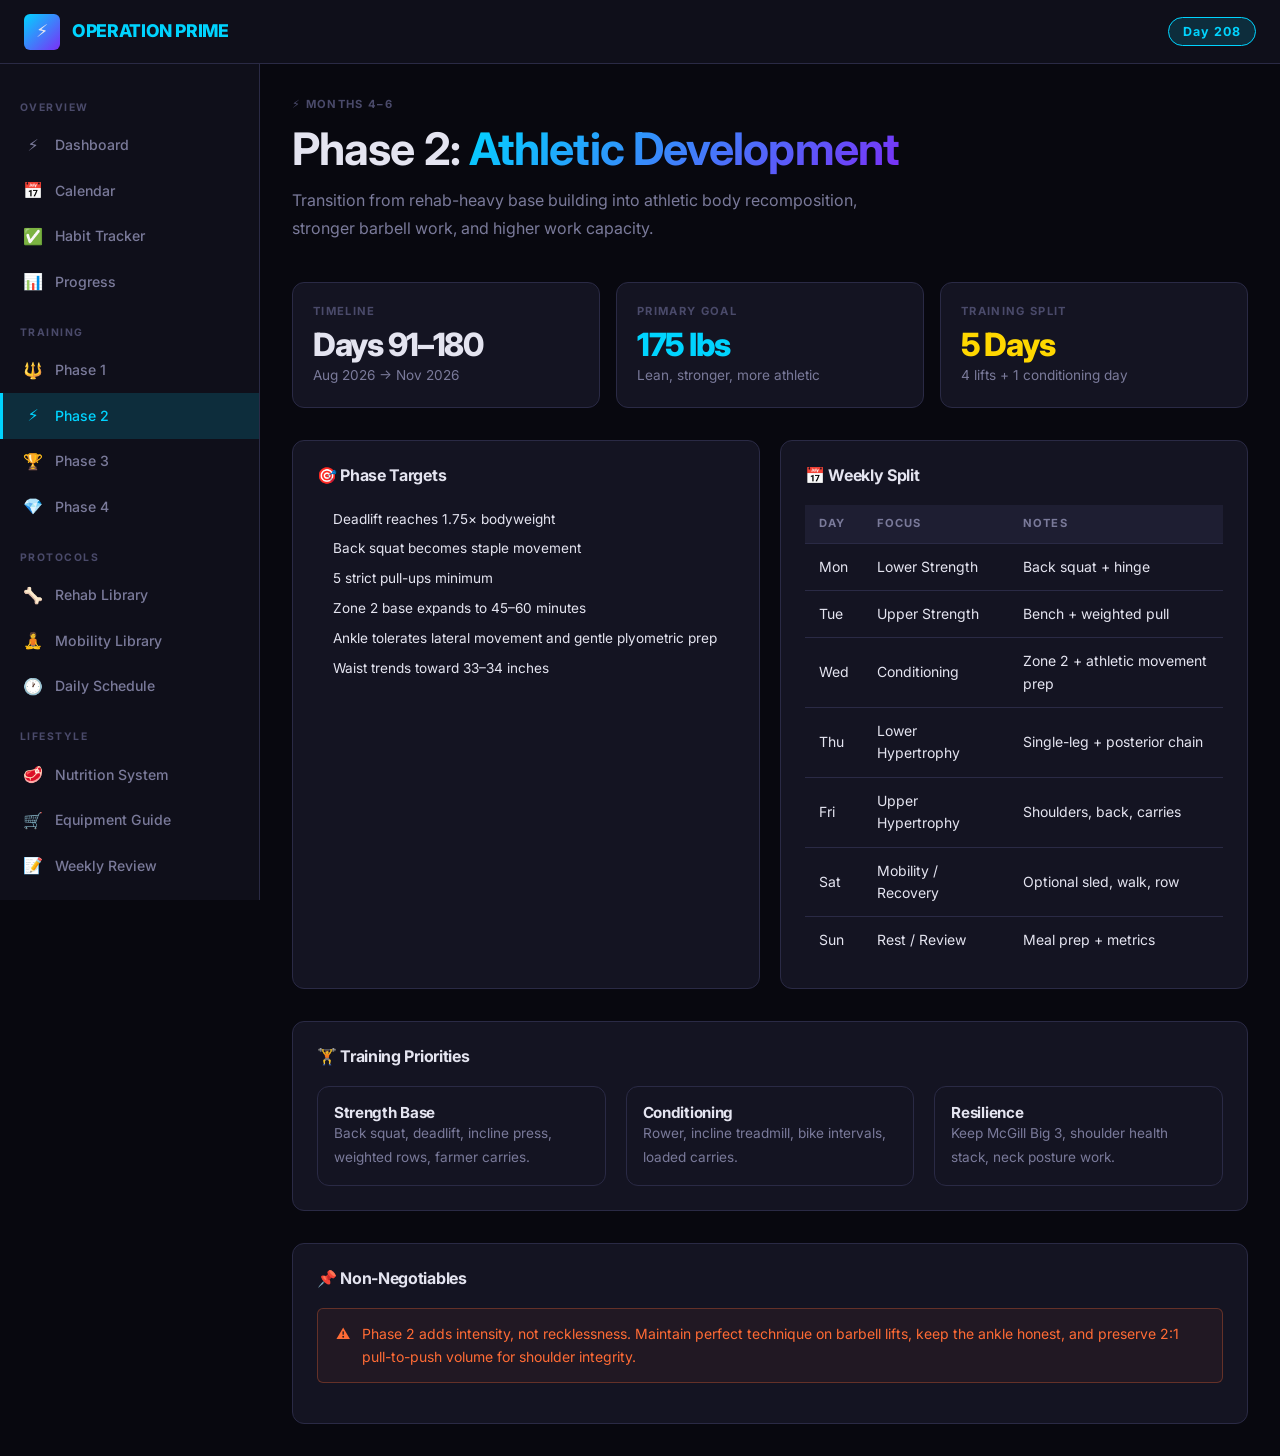
<file: pages/phase2.html>
<!DOCTYPE html>
<html lang="en">
<head>
  <meta charset="UTF-8" />
  <meta name="viewport" content="width=device-width, initial-scale=1.0" />
  <title>Phase 2 | Operation Prime</title>
  <link rel="preconnect" href="https://fonts.googleapis.com" />
  <link href="https://fonts.googleapis.com/css2?family=Inter:wght@400;500;600;700;800;900&display=swap" rel="stylesheet" />
  <link rel="stylesheet" href="../assets/css/main.css" />
</head>
<body>
<div class="overlay-bg" id="navOverlay"></div>
<div class="app-layout">
  <header class="site-header">
    <div class="header-logo"><div class="logo-icon">⚡</div><span>OPERATION <span>PRIME</span></span></div>
    <div class="header-meta"><span class="day-badge" data-day-number>Day 1</span><button class="menu-toggle" id="menuToggle">☰</button></div>
  </header>
  <nav class="sidebar" id="sidebar">
    <div class="nav-section"><div class="nav-section-label">Overview</div><a href="../index.html" class="nav-link"><span class="nav-icon">⚡</span> Dashboard</a><a href="calendar.html" class="nav-link"><span class="nav-icon">📅</span> Calendar</a><a href="habits.html" class="nav-link"><span class="nav-icon">✅</span> Habit Tracker</a><a href="tracker.html" class="nav-link"><span class="nav-icon">📊</span> Progress</a></div>
    <div class="nav-section"><div class="nav-section-label">Training</div><a href="phase1.html" class="nav-link"><span class="nav-icon">🔱</span> Phase 1</a><a href="phase2.html" class="nav-link active"><span class="nav-icon">⚡</span> Phase 2</a><a href="phase3.html" class="nav-link"><span class="nav-icon">🏆</span> Phase 3</a><a href="phase4.html" class="nav-link"><span class="nav-icon">💎</span> Phase 4</a></div>
    <div class="nav-section"><div class="nav-section-label">Protocols</div><a href="rehab.html" class="nav-link"><span class="nav-icon">🦴</span> Rehab Library</a><a href="mobility.html" class="nav-link"><span class="nav-icon">🧘</span> Mobility Library</a><a href="daily.html" class="nav-link"><span class="nav-icon">🕐</span> Daily Schedule</a></div>
    <div class="nav-section"><div class="nav-section-label">Lifestyle</div><a href="nutrition.html" class="nav-link"><span class="nav-icon">🥩</span> Nutrition System</a><a href="equipment.html" class="nav-link"><span class="nav-icon">🛒</span> Equipment Guide</a><a href="weekly.html" class="nav-link"><span class="nav-icon">📝</span> Weekly Review</a></div>
  </nav>
  <main class="main-content">
    <div class="page-header"><div class="label">⚡ Months 4–6</div><h1>Phase 2: <span class="gradient-text">Athletic Development</span></h1><p>Transition from rehab-heavy base building into athletic body recomposition, stronger barbell work, and higher work capacity.</p></div>
    <div class="stats-grid mb-32">
      <div class="stat-card"><div class="label">Timeline</div><div class="stat-value">Days 91–180</div><div class="text-muted text-sm">Aug 2026 → Nov 2026</div></div>
      <div class="stat-card card-glow"><div class="label">Primary Goal</div><div class="stat-value primary">175 lbs</div><div class="text-muted text-sm">Lean, stronger, more athletic</div></div>
      <div class="stat-card card-gold"><div class="label">Training Split</div><div class="stat-value gold">5 Days</div><div class="text-muted text-sm">4 lifts + 1 conditioning day</div></div>
    </div>
    <div class="grid-2 mb-32">
      <div class="card"><div class="card-header"><h3>🎯 Phase Targets</h3></div><ul style="line-height:2.2; font-size:0.85rem; padding-left:16px"><li>Deadlift reaches 1.75× bodyweight</li><li>Back squat becomes staple movement</li><li>5 strict pull-ups minimum</li><li>Zone 2 base expands to 45–60 minutes</li><li>Ankle tolerates lateral movement and gentle plyometric prep</li><li>Waist trends toward 33–34 inches</li></ul></div>
      <div class="card"><div class="card-header"><h3>📅 Weekly Split</h3></div><table class="workout-table"><thead><tr><th>Day</th><th>Focus</th><th>Notes</th></tr></thead><tbody><tr><td>Mon</td><td>Lower Strength</td><td>Back squat + hinge</td></tr><tr><td>Tue</td><td>Upper Strength</td><td>Bench + weighted pull</td></tr><tr><td>Wed</td><td>Conditioning</td><td>Zone 2 + athletic movement prep</td></tr><tr><td>Thu</td><td>Lower Hypertrophy</td><td>Single-leg + posterior chain</td></tr><tr><td>Fri</td><td>Upper Hypertrophy</td><td>Shoulders, back, carries</td></tr><tr><td>Sat</td><td>Mobility / Recovery</td><td>Optional sled, walk, row</td></tr><tr><td>Sun</td><td>Rest / Review</td><td>Meal prep + metrics</td></tr></tbody></table></div>
    </div>
    <div class="card mb-32"><div class="card-header"><h3>🏋️ Training Priorities</h3></div><div class="grid-3"><div class="card" style="padding:16px"><h5>Strength Base</h5><p class="text-sm">Back squat, deadlift, incline press, weighted rows, farmer carries.</p></div><div class="card" style="padding:16px"><h5>Conditioning</h5><p class="text-sm">Rower, incline treadmill, bike intervals, loaded carries.</p></div><div class="card" style="padding:16px"><h5>Resilience</h5><p class="text-sm">Keep McGill Big 3, shoulder health stack, neck posture work.</p></div></div></div>
    <div class="card"><div class="card-header"><h3>📌 Non-Negotiables</h3></div><div class="alert alert-warning"><span>⚠️</span><div>Phase 2 adds intensity, not recklessness. Maintain perfect technique on barbell lifts, keep the ankle honest, and preserve 2:1 pull-to-push volume for shoulder integrity.</div></div></div>
  </main>
</div>
<script src="../assets/js/app.js"></script>
</body>
</html>
</file>
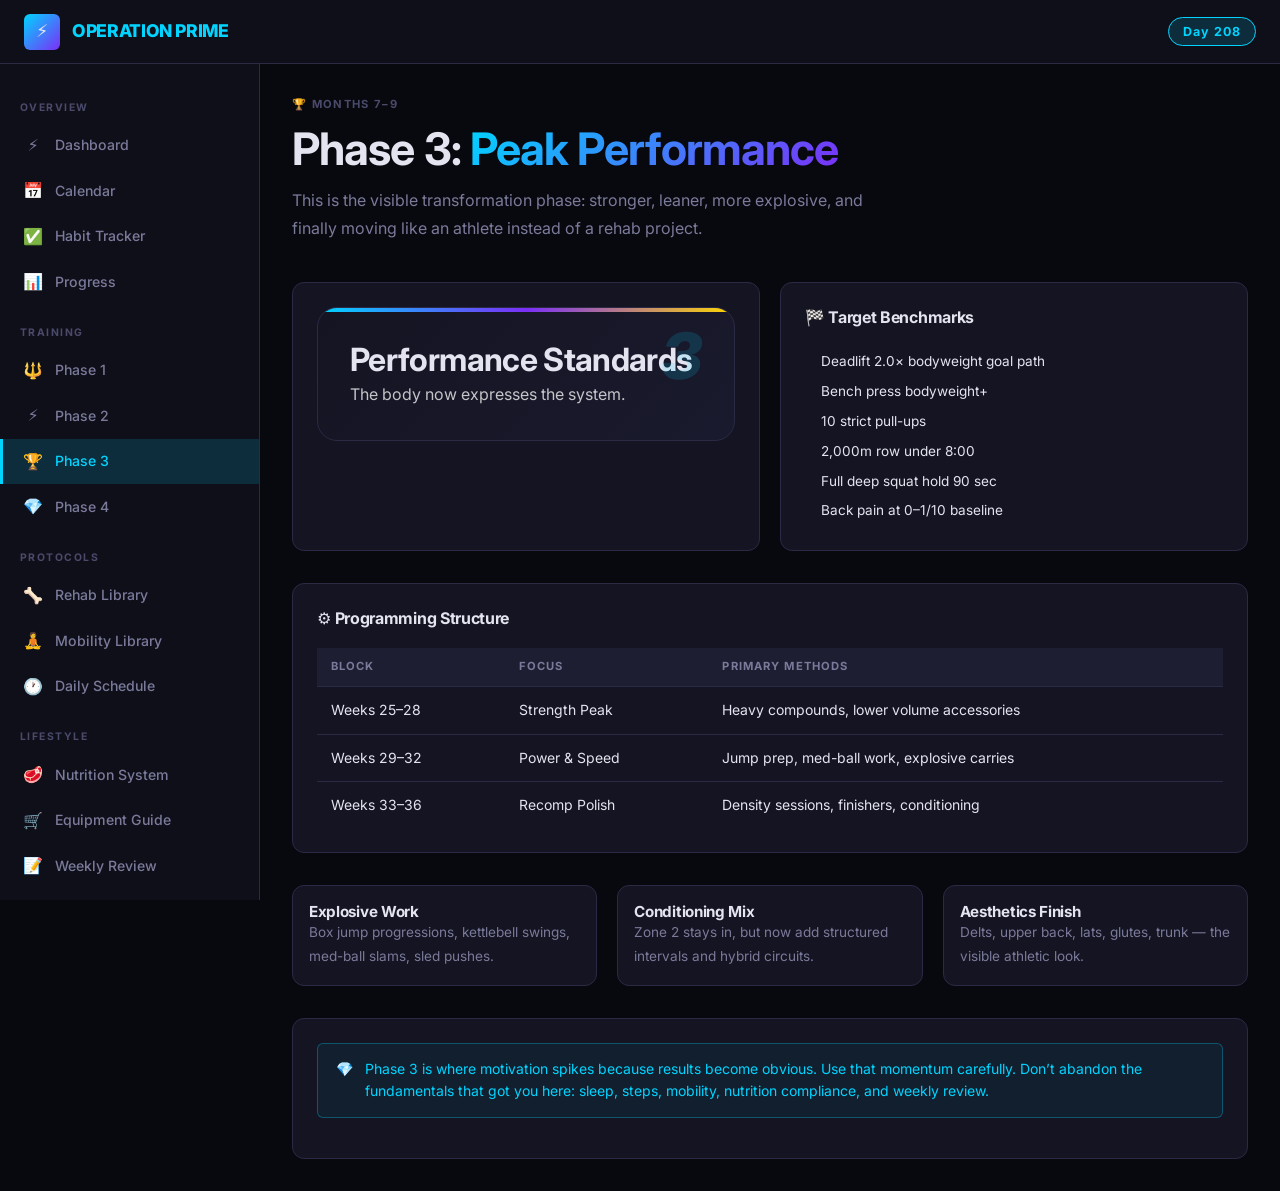
<file: pages/phase3.html>
<!DOCTYPE html>
<html lang="en">
<head>
  <meta charset="UTF-8" />
  <meta name="viewport" content="width=device-width, initial-scale=1.0" />
  <title>Phase 3 | Operation Prime</title>
  <link rel="preconnect" href="https://fonts.googleapis.com" />
  <link href="https://fonts.googleapis.com/css2?family=Inter:wght@400;500;600;700;800;900&display=swap" rel="stylesheet" />
  <link rel="stylesheet" href="../assets/css/main.css" />
</head>
<body>
<div class="overlay-bg" id="navOverlay"></div>
<div class="app-layout">
  <header class="site-header"><div class="header-logo"><div class="logo-icon">⚡</div><span>OPERATION <span>PRIME</span></span></div><div class="header-meta"><span class="day-badge" data-day-number>Day 1</span><button class="menu-toggle" id="menuToggle">☰</button></div></header>
  <nav class="sidebar" id="sidebar">
    <div class="nav-section"><div class="nav-section-label">Overview</div><a href="../index.html" class="nav-link"><span class="nav-icon">⚡</span> Dashboard</a><a href="calendar.html" class="nav-link"><span class="nav-icon">📅</span> Calendar</a><a href="habits.html" class="nav-link"><span class="nav-icon">✅</span> Habit Tracker</a><a href="tracker.html" class="nav-link"><span class="nav-icon">📊</span> Progress</a></div>
    <div class="nav-section"><div class="nav-section-label">Training</div><a href="phase1.html" class="nav-link"><span class="nav-icon">🔱</span> Phase 1</a><a href="phase2.html" class="nav-link"><span class="nav-icon">⚡</span> Phase 2</a><a href="phase3.html" class="nav-link active"><span class="nav-icon">🏆</span> Phase 3</a><a href="phase4.html" class="nav-link"><span class="nav-icon">💎</span> Phase 4</a></div>
    <div class="nav-section"><div class="nav-section-label">Protocols</div><a href="rehab.html" class="nav-link"><span class="nav-icon">🦴</span> Rehab Library</a><a href="mobility.html" class="nav-link"><span class="nav-icon">🧘</span> Mobility Library</a><a href="daily.html" class="nav-link"><span class="nav-icon">🕐</span> Daily Schedule</a></div>
    <div class="nav-section"><div class="nav-section-label">Lifestyle</div><a href="nutrition.html" class="nav-link"><span class="nav-icon">🥩</span> Nutrition System</a><a href="equipment.html" class="nav-link"><span class="nav-icon">🛒</span> Equipment Guide</a><a href="weekly.html" class="nav-link"><span class="nav-icon">📝</span> Weekly Review</a></div>
  </nav>
  <main class="main-content">
    <div class="page-header"><div class="label">🏆 Months 7–9</div><h1>Phase 3: <span class="gradient-text">Peak Performance</span></h1><p>This is the visible transformation phase: stronger, leaner, more explosive, and finally moving like an athlete instead of a rehab project.</p></div>
    <div class="grid-2 mb-32">
      <div class="card"><div class="phase-banner"><div class="phase-number">3</div><div><h2>Performance Standards</h2><p style="color:rgba(255,255,255,0.75)">The body now expresses the system.</p></div></div></div>
      <div class="card"><div class="card-header"><h3>🏁 Target Benchmarks</h3></div><ul style="line-height:2.2; font-size:0.85rem; padding-left:16px"><li>Deadlift 2.0× bodyweight goal path</li><li>Bench press bodyweight+</li><li>10 strict pull-ups</li><li>2,000m row under 8:00</li><li>Full deep squat hold 90 sec</li><li>Back pain at 0–1/10 baseline</li></ul></div>
    </div>
    <div class="card mb-32"><div class="card-header"><h3>⚙️ Programming Structure</h3></div><table class="workout-table"><thead><tr><th>Block</th><th>Focus</th><th>Primary Methods</th></tr></thead><tbody><tr><td>Weeks 25–28</td><td>Strength Peak</td><td>Heavy compounds, lower volume accessories</td></tr><tr><td>Weeks 29–32</td><td>Power & Speed</td><td>Jump prep, med-ball work, explosive carries</td></tr><tr><td>Weeks 33–36</td><td>Recomp Polish</td><td>Density sessions, finishers, conditioning</td></tr></tbody></table></div>
    <div class="grid-3 mb-32"><div class="card" style="padding:16px"><h5>Explosive Work</h5><p class="text-sm">Box jump progressions, kettlebell swings, med-ball slams, sled pushes.</p></div><div class="card" style="padding:16px"><h5>Conditioning Mix</h5><p class="text-sm">Zone 2 stays in, but now add structured intervals and hybrid circuits.</p></div><div class="card" style="padding:16px"><h5>Aesthetics Finish</h5><p class="text-sm">Delts, upper back, lats, glutes, trunk — the visible athletic look.</p></div></div>
    <div class="card"><div class="alert alert-info"><span>💎</span><div>Phase 3 is where motivation spikes because results become obvious. Use that momentum carefully. Don’t abandon the fundamentals that got you here: sleep, steps, mobility, nutrition compliance, and weekly review.</div></div></div>
  </main>
</div>
<script src="../assets/js/app.js"></script>
</body>
</html>
</file>
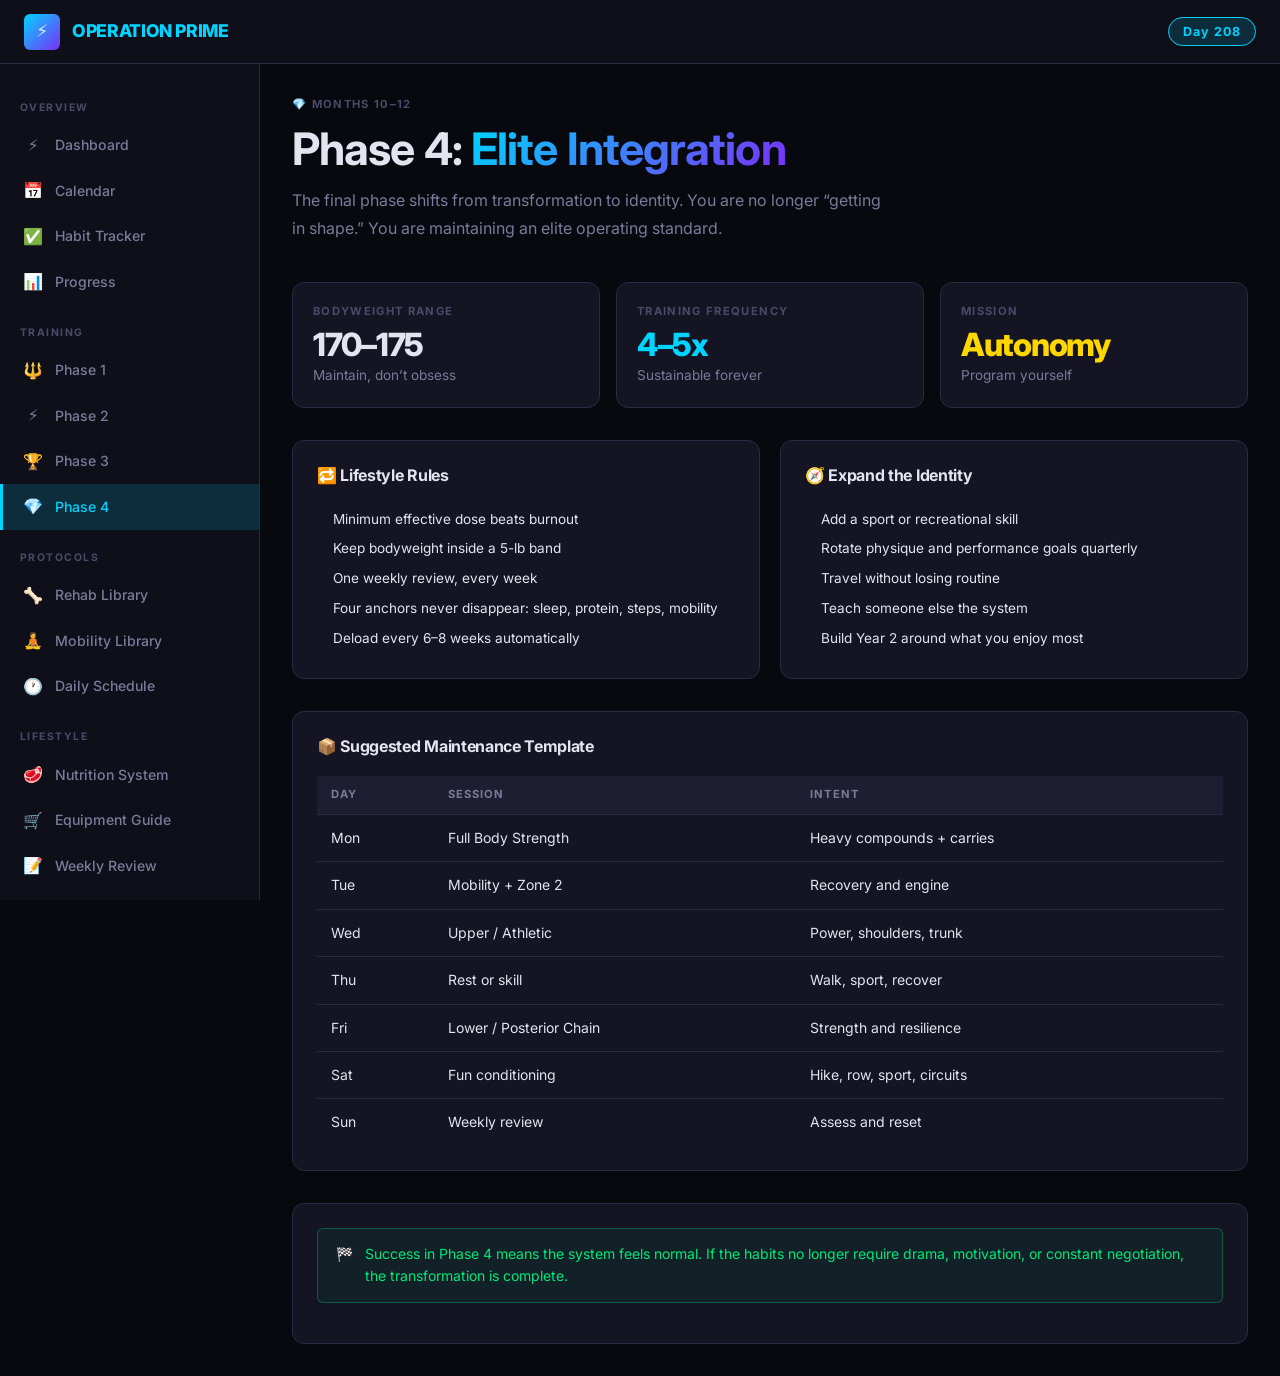
<file: pages/phase4.html>
<!DOCTYPE html>
<html lang="en">
<head>
  <meta charset="UTF-8" />
  <meta name="viewport" content="width=device-width, initial-scale=1.0" />
  <title>Phase 4 | Operation Prime</title>
  <link rel="preconnect" href="https://fonts.googleapis.com" />
  <link href="https://fonts.googleapis.com/css2?family=Inter:wght@400;500;600;700;800;900&display=swap" rel="stylesheet" />
  <link rel="stylesheet" href="../assets/css/main.css" />
</head>
<body>
<div class="overlay-bg" id="navOverlay"></div>
<div class="app-layout">
  <header class="site-header"><div class="header-logo"><div class="logo-icon">⚡</div><span>OPERATION <span>PRIME</span></span></div><div class="header-meta"><span class="day-badge" data-day-number>Day 1</span><button class="menu-toggle" id="menuToggle">☰</button></div></header>
  <nav class="sidebar" id="sidebar">
    <div class="nav-section"><div class="nav-section-label">Overview</div><a href="../index.html" class="nav-link"><span class="nav-icon">⚡</span> Dashboard</a><a href="calendar.html" class="nav-link"><span class="nav-icon">📅</span> Calendar</a><a href="habits.html" class="nav-link"><span class="nav-icon">✅</span> Habit Tracker</a><a href="tracker.html" class="nav-link"><span class="nav-icon">📊</span> Progress</a></div>
    <div class="nav-section"><div class="nav-section-label">Training</div><a href="phase1.html" class="nav-link"><span class="nav-icon">🔱</span> Phase 1</a><a href="phase2.html" class="nav-link"><span class="nav-icon">⚡</span> Phase 2</a><a href="phase3.html" class="nav-link"><span class="nav-icon">🏆</span> Phase 3</a><a href="phase4.html" class="nav-link active"><span class="nav-icon">💎</span> Phase 4</a></div>
    <div class="nav-section"><div class="nav-section-label">Protocols</div><a href="rehab.html" class="nav-link"><span class="nav-icon">🦴</span> Rehab Library</a><a href="mobility.html" class="nav-link"><span class="nav-icon">🧘</span> Mobility Library</a><a href="daily.html" class="nav-link"><span class="nav-icon">🕐</span> Daily Schedule</a></div>
    <div class="nav-section"><div class="nav-section-label">Lifestyle</div><a href="nutrition.html" class="nav-link"><span class="nav-icon">🥩</span> Nutrition System</a><a href="equipment.html" class="nav-link"><span class="nav-icon">🛒</span> Equipment Guide</a><a href="weekly.html" class="nav-link"><span class="nav-icon">📝</span> Weekly Review</a></div>
  </nav>
  <main class="main-content">
    <div class="page-header"><div class="label">💎 Months 10–12</div><h1>Phase 4: <span class="gradient-text">Elite Integration</span></h1><p>The final phase shifts from transformation to identity. You are no longer “getting in shape.” You are maintaining an elite operating standard.</p></div>
    <div class="stats-grid mb-32"><div class="stat-card"><div class="label">Bodyweight Range</div><div class="stat-value">170–175</div><div class="text-muted text-sm">Maintain, don’t obsess</div></div><div class="stat-card card-glow"><div class="label">Training Frequency</div><div class="stat-value primary">4–5x</div><div class="text-muted text-sm">Sustainable forever</div></div><div class="stat-card card-gold"><div class="label">Mission</div><div class="stat-value gold">Autonomy</div><div class="text-muted text-sm">Program yourself</div></div></div>
    <div class="grid-2 mb-32"><div class="card"><div class="card-header"><h3>🔁 Lifestyle Rules</h3></div><ul style="line-height:2.2; font-size:0.85rem; padding-left:16px"><li>Minimum effective dose beats burnout</li><li>Keep bodyweight inside a 5-lb band</li><li>One weekly review, every week</li><li>Four anchors never disappear: sleep, protein, steps, mobility</li><li>Deload every 6–8 weeks automatically</li></ul></div><div class="card"><div class="card-header"><h3>🧭 Expand the Identity</h3></div><ul style="line-height:2.2; font-size:0.85rem; padding-left:16px"><li>Add a sport or recreational skill</li><li>Rotate physique and performance goals quarterly</li><li>Travel without losing routine</li><li>Teach someone else the system</li><li>Build Year 2 around what you enjoy most</li></ul></div></div>
    <div class="card mb-32"><div class="card-header"><h3>📦 Suggested Maintenance Template</h3></div><table class="workout-table"><thead><tr><th>Day</th><th>Session</th><th>Intent</th></tr></thead><tbody><tr><td>Mon</td><td>Full Body Strength</td><td>Heavy compounds + carries</td></tr><tr><td>Tue</td><td>Mobility + Zone 2</td><td>Recovery and engine</td></tr><tr><td>Wed</td><td>Upper / Athletic</td><td>Power, shoulders, trunk</td></tr><tr><td>Thu</td><td>Rest or skill</td><td>Walk, sport, recover</td></tr><tr><td>Fri</td><td>Lower / Posterior Chain</td><td>Strength and resilience</td></tr><tr><td>Sat</td><td>Fun conditioning</td><td>Hike, row, sport, circuits</td></tr><tr><td>Sun</td><td>Weekly review</td><td>Assess and reset</td></tr></tbody></table></div>
    <div class="card"><div class="alert alert-success"><span>🏁</span><div>Success in Phase 4 means the system feels normal. If the habits no longer require drama, motivation, or constant negotiation, the transformation is complete.</div></div></div>
  </main>
</div>
<script src="../assets/js/app.js"></script>
</body>
</html>
</file>
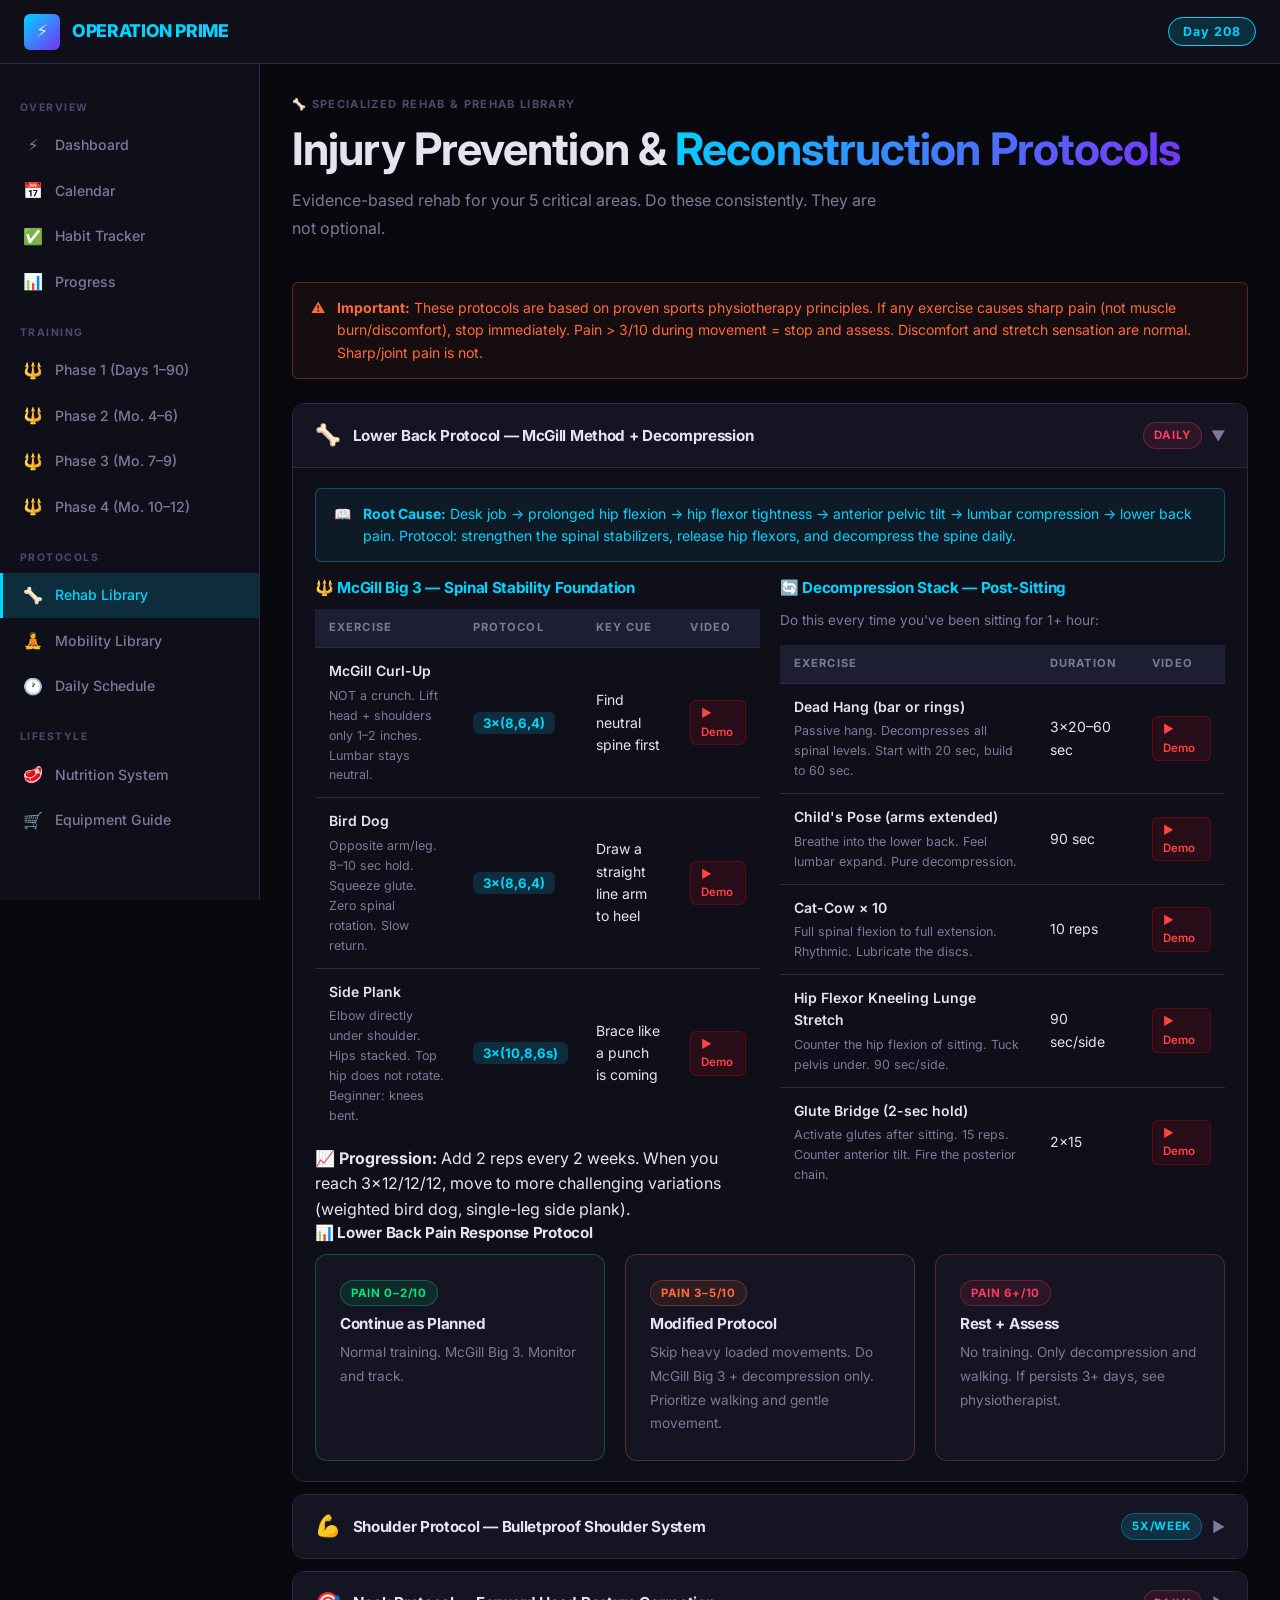
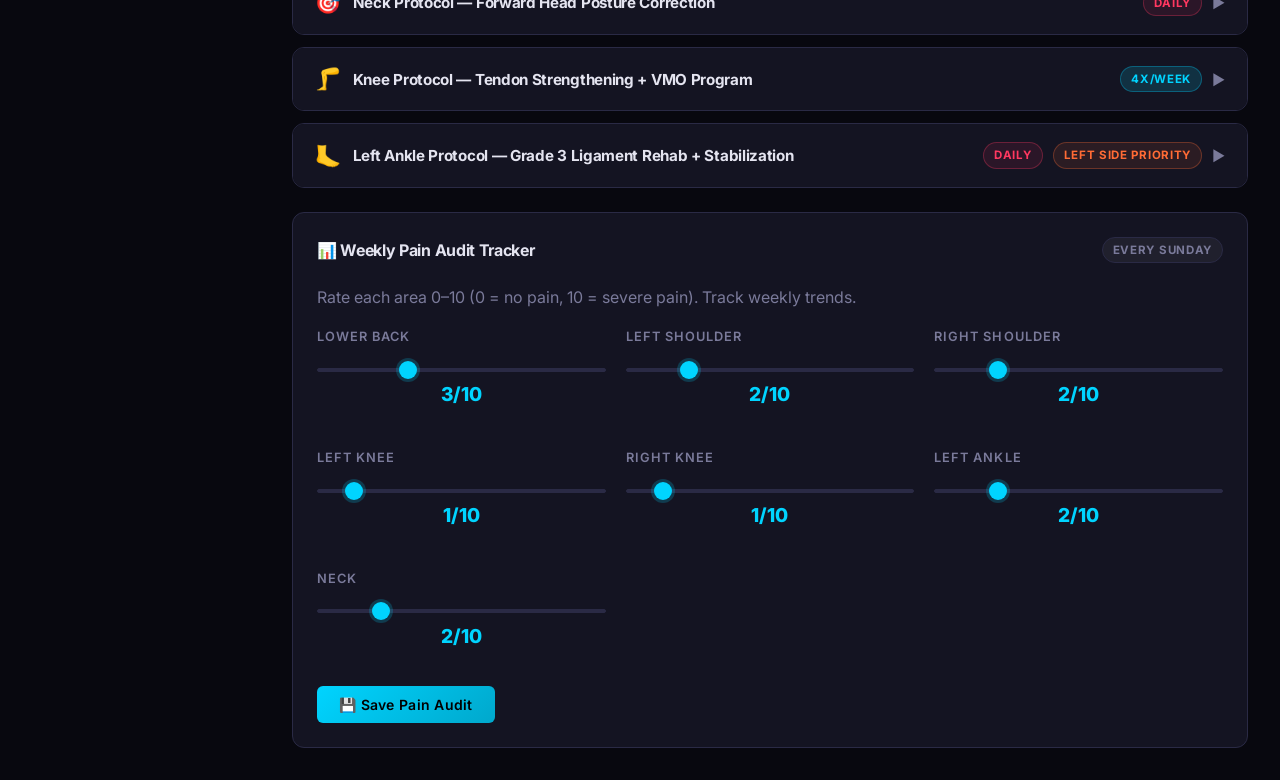
<file: pages/rehab.html>
<!DOCTYPE html>
<html lang="en">
<head>
  <meta charset="UTF-8" />
  <meta name="viewport" content="width=device-width, initial-scale=1.0" />
  <title>Rehab Protocols | Operation Prime</title>
  <link rel="preconnect" href="https://fonts.googleapis.com" />
  <link href="https://fonts.googleapis.com/css2?family=Inter:wght@400;500;600;700;800;900&display=swap" rel="stylesheet" />
  <link rel="stylesheet" href="../assets/css/main.css" />
  <link rel="stylesheet" href="../assets/css/print.css" />
</head>
<body>
<div class="overlay-bg" id="navOverlay"></div>
<div class="app-layout">

  <header class="site-header">
    <div class="header-logo"><div class="logo-icon">⚡</div><span>OPERATION <span>PRIME</span></span></div>
    <div class="header-meta">
      <span class="day-badge" data-day-number>Day 1</span>
      <button class="menu-toggle" id="menuToggle">☰</button>
    </div>
  </header>

  <nav class="sidebar" id="sidebar">
    <div class="nav-section">
      <div class="nav-section-label">Overview</div>
      <a href="../index.html" class="nav-link"><span class="nav-icon">⚡</span> Dashboard</a>
      <a href="calendar.html" class="nav-link"><span class="nav-icon">📅</span> Calendar</a>
      <a href="habits.html" class="nav-link"><span class="nav-icon">✅</span> Habit Tracker</a>
      <a href="tracker.html" class="nav-link"><span class="nav-icon">📊</span> Progress</a>
    </div>
    <div class="nav-section">
      <div class="nav-section-label">Training</div>
      <a href="phase1.html" class="nav-link"><span class="nav-icon">🔱</span> Phase 1 (Days 1–90)</a>
      <a href="phase2.html" class="nav-link"><span class="nav-icon">🔱</span> Phase 2 (Mo. 4–6)</a>
      <a href="phase3.html" class="nav-link"><span class="nav-icon">🔱</span> Phase 3 (Mo. 7–9)</a>
      <a href="phase4.html" class="nav-link"><span class="nav-icon">🔱</span> Phase 4 (Mo. 10–12)</a>
    </div>
    <div class="nav-section">
      <div class="nav-section-label">Protocols</div>
      <a href="rehab.html" class="nav-link active"><span class="nav-icon">🦴</span> Rehab Library</a>
      <a href="mobility.html" class="nav-link"><span class="nav-icon">🧘</span> Mobility Library</a>
      <a href="daily.html" class="nav-link"><span class="nav-icon">🕐</span> Daily Schedule</a>
    </div>
    <div class="nav-section">
      <div class="nav-section-label">Lifestyle</div>
      <a href="nutrition.html" class="nav-link"><span class="nav-icon">🥩</span> Nutrition System</a>
      <a href="equipment.html" class="nav-link"><span class="nav-icon">🛒</span> Equipment Guide</a>
    </div>
  </nav>

  <main class="main-content">
    <div class="page-header">
      <div class="label">🦴 Specialized Rehab & Prehab Library</div>
      <h1>Injury Prevention &amp; <span class="gradient-text">Reconstruction Protocols</span></h1>
      <p>Evidence-based rehab for your 5 critical areas. Do these consistently. They are not optional.</p>
    </div>

    <div class="alert alert-warning mb-24">
      <span>⚠️</span>
      <div><strong>Important:</strong> These protocols are based on proven sports physiotherapy principles. If any exercise causes sharp pain (not muscle burn/discomfort), stop immediately. Pain &gt; 3/10 during movement = stop and assess. Discomfort and stretch sensation are normal. Sharp/joint pain is not.</div>
    </div>

    <!-- ── LOWER BACK ── -->
    <div class="accordion open" style="margin-bottom:12px">
      <div class="accordion-header">
        <h4><span style="font-size:1.3rem">🦴</span> Lower Back Protocol — McGill Method + Decompression</h4>
        <div style="display:flex;align-items:center;gap:10px">
          <span class="badge badge-danger">DAILY</span>
          <span class="accordion-arrow">▶</span>
        </div>
      </div>
      <div class="accordion-body">
        <div class="alert alert-info mb-16"><span>📖</span><div><strong>Root Cause:</strong> Desk job → prolonged hip flexion → hip flexor tightness → anterior pelvic tilt → lumbar compression → lower back pain. Protocol: strengthen the spinal stabilizers, release hip flexors, and decompress the spine daily.</div></div>

        <div class="grid-2">
          <div>
            <h4 class="mb-12" style="color:var(--primary); font-size:0.95rem">🔱 McGill Big 3 — Spinal Stability Foundation</h4>
            <table class="workout-table">
              <thead><tr><th>Exercise</th><th>Protocol</th><th>Key Cue</th><th>Video</th></tr></thead>
              <tbody>
                <tr><td><div class="exercise-name">McGill Curl-Up</div><div class="exercise-cue">NOT a crunch. Lift head + shoulders only 1–2 inches. Lumbar stays neutral.</div></td><td><span class="sets-badge">3×(8,6,4)</span></td><td>Find neutral spine first</td><td><a href="https://www.youtube.com/results?search_query=mcgill curl up demonstration" target="_blank" class="video-ref">▶ Demo</a></td></tr>
                <tr><td><div class="exercise-name">Bird Dog</div><div class="exercise-cue">Opposite arm/leg. 8–10 sec hold. Squeeze glute. Zero spinal rotation. Slow return.</div></td><td><span class="sets-badge">3×(8,6,4)</span></td><td>Draw a straight line arm to heel</td><td><a href="https://www.youtube.com/results?search_query=mcgill bird dog perfect form" target="_blank" class="video-ref">▶ Demo</a></td></tr>
                <tr><td><div class="exercise-name">Side Plank</div><div class="exercise-cue">Elbow directly under shoulder. Hips stacked. Top hip does not rotate. Beginner: knees bent.</div></td><td><span class="sets-badge">3×(10,8,6s)</span></td><td>Brace like a punch is coming</td><td><a href="https://www.youtube.com/results?search_query=mcgill side plank technique" target="_blank" class="video-ref">▶ Demo</a></td></tr>
              </tbody>
            </table>
            <div class="cue-box mt-8">📈 <strong>Progression:</strong> Add 2 reps every 2 weeks. When you reach 3×12/12/12, move to more challenging variations (weighted bird dog, single-leg side plank).</div>
          </div>
          <div>
            <h4 class="mb-12" style="color:var(--primary); font-size:0.95rem">🔄 Decompression Stack — Post-Sitting</h4>
            <p class="mb-12 text-sm">Do this every time you've been sitting for 1+ hour:</p>
            <table class="workout-table">
              <thead><tr><th>Exercise</th><th>Duration</th><th>Video</th></tr></thead>
              <tbody>
                <tr><td><div class="exercise-name">Dead Hang (bar or rings)</div><div class="exercise-cue">Passive hang. Decompresses all spinal levels. Start with 20 sec, build to 60 sec.</div></td><td>3×20–60 sec</td><td><a href="https://www.youtube.com/results?search_query=dead hang spinal decompression benefits" target="_blank" class="video-ref">▶ Demo</a></td></tr>
                <tr><td><div class="exercise-name">Child's Pose (arms extended)</div><div class="exercise-cue">Breathe into the lower back. Feel lumbar expand. Pure decompression.</div></td><td>90 sec</td><td><a href="https://www.youtube.com/results?search_query=child's pose lower back relief" target="_blank" class="video-ref">▶ Demo</a></td></tr>
                <tr><td><div class="exercise-name">Cat-Cow × 10</div><div class="exercise-cue">Full spinal flexion to full extension. Rhythmic. Lubricate the discs.</div></td><td>10 reps</td><td><a href="https://www.youtube.com/results?search_query=cat cow spine mobility" target="_blank" class="video-ref">▶ Demo</a></td></tr>
                <tr><td><div class="exercise-name">Hip Flexor Kneeling Lunge Stretch</div><div class="exercise-cue">Counter the hip flexion of sitting. Tuck pelvis under. 90 sec/side.</div></td><td>90 sec/side</td><td><a href="https://www.youtube.com/results?search_query=kneeling hip flexor stretch anterior pelvic tilt" target="_blank" class="video-ref">▶ Demo</a></td></tr>
                <tr><td><div class="exercise-name">Glute Bridge (2-sec hold)</div><div class="exercise-cue">Activate glutes after sitting. 15 reps. Counter anterior tilt. Fire the posterior chain.</div></td><td>2×15</td><td><a href="https://www.youtube.com/results?search_query=glute bridge activate posterior chain" target="_blank" class="video-ref">▶ Demo</a></td></tr>
              </tbody>
            </table>
          </div>
        </div>

        <h4 class="mt-20 mb-12" style="font-size:0.95rem">📊 Lower Back Pain Response Protocol</h4>
        <div class="grid-3">
          <div class="card" style="border-color:rgba(0,232,122,0.3)">
            <div class="badge badge-success mb-8">Pain 0–2/10</div>
            <h5 class="mb-8">Continue as Planned</h5>
            <p class="text-sm">Normal training. McGill Big 3. Monitor and track.</p>
          </div>
          <div class="card" style="border-color:rgba(255,107,53,0.3)">
            <div class="badge badge-warning mb-8">Pain 3–5/10</div>
            <h5 class="mb-8">Modified Protocol</h5>
            <p class="text-sm">Skip heavy loaded movements. Do McGill Big 3 + decompression only. Prioritize walking and gentle movement.</p>
          </div>
          <div class="card" style="border-color:rgba(255,56,96,0.3)">
            <div class="badge badge-danger mb-8">Pain 6+/10</div>
            <h5 class="mb-8">Rest + Assess</h5>
            <p class="text-sm">No training. Only decompression and walking. If persists 3+ days, see physiotherapist.</p>
          </div>
        </div>
      </div>
    </div>

    <!-- ── SHOULDERS ── -->
    <div class="accordion" style="margin-bottom:12px">
      <div class="accordion-header">
        <h4><span style="font-size:1.3rem">💪</span> Shoulder Protocol — Bulletproof Shoulder System</h4>
        <div style="display:flex;align-items:center;gap:10px">
          <span class="badge badge-primary">5x/week</span>
          <span class="accordion-arrow">▶</span>
        </div>
      </div>
      <div class="accordion-body">
        <div class="alert alert-info mb-16"><span>📖</span><div><strong>Root Cause:</strong> Anterior shoulder dominance (too much pressing, chest/front delt), weak rotator cuff, poor scapular control, tight pec minor. Protocol: strengthen posterior shoulder, external rotators, and serratus anterior. Restore scapular upward rotation.</div></div>

        <div class="grid-2">
          <div>
            <h4 class="mb-12" style="color:var(--primary); font-size:0.95rem">🔄 Shoulder Daily Health Stack (10 min)</h4>
            <table class="workout-table">
              <thead><tr><th>Exercise</th><th>Protocol</th><th>Video</th></tr></thead>
              <tbody>
                <tr><td><div class="exercise-name">Band Pull Apart</div><div class="exercise-cue">Arms straight. Squeeze shoulder blades. Rear delt dominance. Do more of these than you think.</div></td><td><span class="sets-badge">3×20</span></td><td><a href="https://www.youtube.com/results?search_query=band pull apart posture rehab" target="_blank" class="video-ref">▶ Demo</a></td></tr>
                <tr><td><div class="exercise-name">Face Pull (band or cable)</div><div class="exercise-cue">Rope at eye level. Elbows high. Pull to face + external rotate. Rear delt + rotator cuff.</div></td><td><span class="sets-badge">3×15</span></td><td><a href="https://www.youtube.com/results?search_query=face pull cable technique correct" target="_blank" class="video-ref">▶ Demo</a></td></tr>
                <tr><td><div class="exercise-name">External Rotation (band)</div><div class="exercise-cue">Elbow at 90°. Rotate outward. Infraspinatus + teres minor. Do both sides. Key rotator cuff exercise.</div></td><td><span class="sets-badge">3×15/side</span></td><td><a href="https://www.youtube.com/results?search_query=external rotation band rotator cuff rehab" target="_blank" class="video-ref">▶ Demo</a></td></tr>
                <tr><td><div class="exercise-name">Scapular Push-Up</div><div class="exercise-cue">Arms straight, protract/retract blades only. Serratus anterior. Critical for shoulder health long-term.</div></td><td><span class="sets-badge">3×15</span></td><td><a href="https://www.youtube.com/results?search_query=scapular push up serratus anterior" target="_blank" class="video-ref">▶ Demo</a></td></tr>
                <tr><td><div class="exercise-name">Wall Slide</div><div class="exercise-cue">Back flat on wall. Slide arms up. No arch. Trains scapular upward rotation. Do slowly.</div></td><td><span class="sets-badge">3×12</span></td><td><a href="https://www.youtube.com/results?search_query=wall slide exercise shoulder blade" target="_blank" class="video-ref">▶ Demo</a></td></tr>
                <tr><td><div class="exercise-name">Prone Y-T-W</div><div class="exercise-cue">Face down on floor or bench. Form Y, T, W. Posterior shoulder + lower trap. Light or bodyweight.</div></td><td><span class="sets-badge">3×10 each</span></td><td><a href="https://www.youtube.com/results?search_query=prone YTW shoulder exercise" target="_blank" class="video-ref">▶ Demo</a></td></tr>
              </tbody>
            </table>
          </div>
          <div>
            <h4 class="mb-12" style="color:var(--primary); font-size:0.95rem">📐 Shoulder Mobility Work</h4>
            <table class="workout-table">
              <thead><tr><th>Exercise</th><th>Protocol</th><th>Video</th></tr></thead>
              <tbody>
                <tr><td><div class="exercise-name">Shoulder CARs (Controlled Articular Rotations)</div><div class="exercise-cue">Full circumduction without compensation. Slow. Own your entire range.</div></td><td><span class="sets-badge">5 circles/side</span></td><td><a href="https://www.youtube.com/results?search_query=shoulder CARs mobility" target="_blank" class="video-ref">▶ Demo</a></td></tr>
                <tr><td><div class="exercise-name">Doorway Pec Stretch (3 positions)</div><div class="exercise-cue">Low, mid, high arm positions. Each 30 sec. Lengthens the anterior shoulder complex.</div></td><td><span class="sets-badge">30 sec × 3</span></td><td><a href="https://www.youtube.com/results?search_query=doorway pec stretch shoulder anterior" target="_blank" class="video-ref">▶ Demo</a></td></tr>
                <tr><td><div class="exercise-name">Sleeper Stretch</div><div class="exercise-cue">Side-lying. Internal rotation stretch. Gentle — 60 sec. Restores internal rotation range.</div></td><td><span class="sets-badge">60 sec/side</span></td><td><a href="https://www.youtube.com/results?search_query=sleeper stretch shoulder internal rotation" target="_blank" class="video-ref">▶ Demo</a></td></tr>
                <tr><td><div class="exercise-name">Cross-Body Shoulder Stretch</div><div class="exercise-cue">Posterior capsule. Pull arm across chest. 30 sec hold.</div></td><td><span class="sets-badge">30 sec/side</span></td><td><a href="https://www.youtube.com/results?search_query=cross body shoulder stretch posterior capsule" target="_blank" class="video-ref">▶ Demo</a></td></tr>
              </tbody>
            </table>

            <div class="alert alert-gold mt-12"><span>🎯</span><div><strong>Rules for Bulletproof Shoulders:</strong> Pull 2x for every 1 push. Never go overhead when shoulders hurt. Perfect scapular control before heavy loads. Train rotator cuff directly 3x/week minimum.</div></div>
          </div>
        </div>
      </div>
    </div>

    <!-- ── NECK ── -->
    <div class="accordion" style="margin-bottom:12px">
      <div class="accordion-header">
        <h4><span style="font-size:1.3rem">🎯</span> Neck Protocol — Forward Head Posture Correction</h4>
        <div style="display:flex;align-items:center;gap:10px">
          <span class="badge badge-danger">DAILY</span>
          <span class="accordion-arrow">▶</span>
        </div>
      </div>
      <div class="accordion-body">
        <div class="alert alert-info mb-16"><span>📖</span><div><strong>Root Cause:</strong> Every inch your head is forward of your spine adds ~10 lbs of stress on the cervical spine. At 2–3 inches forward (common in desk workers), that's 20–30 extra lbs. Protocol: strengthen deep neck flexors, stretch upper traps, and build new postural muscle memory.</div></div>

        <div class="grid-2">
          <div>
            <h4 class="mb-12" style="color:var(--primary); font-size:0.95rem">🔄 Daily Neck Protocol (8 min)</h4>
            <table class="workout-table">
              <thead><tr><th>Exercise</th><th>Protocol</th><th>Video</th></tr></thead>
              <tbody>
                <tr><td><div class="exercise-name">Chin Tuck (Cervical Retraction)</div><div class="exercise-cue">"Make a double chin." Hold 5 sec. Lengthens posterior neck, activates deep flexors. Do 10 times, 3x daily.</div></td><td><span class="sets-badge">3×10 (3x/day)</span></td><td><a href="https://www.youtube.com/results?search_query=chin tuck exercise forward head posture correction" target="_blank" class="video-ref">▶ Demo</a></td></tr>
                <tr><td><div class="exercise-name">Neck Isometric — 4 Directions</div><div class="exercise-cue">Hand resists head movement (no movement happens). 5-sec hold each direction. Builds cervical strength.</div></td><td><span class="sets-badge">3×5 sec each</span></td><td><a href="https://www.youtube.com/results?search_query=neck isometric strengthening exercises" target="_blank" class="video-ref">▶ Demo</a></td></tr>
                <tr><td><div class="exercise-name">Upper Trap Stretch</div><div class="exercise-cue">Ear to shoulder. Don't lift shoulder. Gentle. 30 sec. Both sides.</div></td><td><span class="sets-badge">30 sec/side</span></td><td><a href="https://www.youtube.com/results?search_query=upper trap stretch neck" target="_blank" class="video-ref">▶ Demo</a></td></tr>
                <tr><td><div class="exercise-name">Levator Scapulae Stretch</div><div class="exercise-cue">Rotate head 45°. Tuck chin. Look down to armpit. Other hand on top of head. Gentle pull.</div></td><td><span class="sets-badge">30 sec/side</span></td><td><a href="https://www.youtube.com/results?search_query=levator scapulae stretch neck" target="_blank" class="video-ref">▶ Demo</a></td></tr>
                <tr><td><div class="exercise-name">Thoracic Spine Extension (foam roller)</div><div class="exercise-cue">Roller at T-spine. Arms crossed. 5 extensions per level. 3 levels. Restores T-extension = fixes neck posture.</div></td><td><span class="sets-badge">5 reps × 3 levels</span></td><td><a href="https://www.youtube.com/results?search_query=thoracic extension foam roller t-spine" target="_blank" class="video-ref">▶ Demo</a></td></tr>
              </tbody>
            </table>
          </div>
          <div>
            <h4 class="mb-12" style="color:var(--primary); font-size:0.95rem">🖥️ Desk Posture Reset</h4>
            <div class="alert alert-gold mb-12"><span>⏰</span><div><strong>Set an alarm every 45 minutes at your desk.</strong> When it goes off, stand up and do this 2-minute reset.</div></div>
            <table class="workout-table">
              <thead><tr><th>Action</th><th>Duration</th></tr></thead>
              <tbody>
                <tr><td><div class="exercise-name">Stand up and walk 30 steps</div></td><td>30 sec</td></tr>
                <tr><td><div class="exercise-name">Chin tuck × 10</div><div class="exercise-cue">Reset cervical spine position</div></td><td>20 sec</td></tr>
                <tr><td><div class="exercise-name">Band pull apart × 15</div><div class="exercise-cue">Keep band at desk. Non-negotiable.</div></td><td>20 sec</td></tr>
                <tr><td><div class="exercise-name">Chest expansion + deep breath</div><div class="exercise-cue">Hands clasped behind back. Open chest. 3 deep breaths.</div></td><td>20 sec</td></tr>
                <tr><td><div class="exercise-name">Wall posture check</div><div class="exercise-cue">Stand against wall. Head/shoulders/glutes touching. This is neutral posture.</div></td><td>10 sec</td></tr>
              </tbody>
            </table>

            <h4 class="mt-16 mb-12" style="font-size:0.9rem">🖥️ Ergonomic Setup Requirements</h4>
            <ul style="color:var(--text-muted); font-size:0.82rem; line-height:2.2; padding-left:16px">
              <li>Monitor: eye level (top of screen at eye height)</li>
              <li>Monitor distance: arm's length (~24 inches)</li>
              <li>Chair: hips at 90°, feet flat on floor, lumbar support</li>
              <li>Keyboard: elbows at 90°, wrists neutral</li>
              <li>Stand: 2+ hours/day minimum at standing desk</li>
              <li>Phone: never hold below shoulder level (text neck)</li>
            </ul>
          </div>
        </div>
      </div>
    </div>

    <!-- ── KNEES ── -->
    <div class="accordion" style="margin-bottom:12px">
      <div class="accordion-header">
        <h4><span style="font-size:1.3rem">🦵</span> Knee Protocol — Tendon Strengthening + VMO Program</h4>
        <div style="display:flex;align-items:center;gap:10px">
          <span class="badge badge-primary">4x/week</span>
          <span class="accordion-arrow">▶</span>
        </div>
      </div>
      <div class="accordion-body">
        <div class="alert alert-info mb-16"><span>📖</span><div><strong>Family History Awareness:</strong> Knee health is prophylactic here — not treating injury. Protocol focuses on VMO (inner quad) strengthening, tendon load management, and glute activation (weak glutes = knee compensation). Heavy eccentric loading strengthens tendons long-term.</div></div>

        <div class="grid-2">
          <div>
            <h4 class="mb-12" style="color:var(--primary); font-size:0.95rem">💪 VMO + Quad Strengthening Protocol</h4>
            <table class="workout-table">
              <thead><tr><th>Exercise</th><th>Protocol</th><th>Video</th></tr></thead>
              <tbody>
                <tr><td><div class="exercise-name">Terminal Knee Extension (TKE) — Band</div><div class="exercise-cue">Light band behind knee. Step back to tension. Straighten knee fully. VMO activation. Feel inner quad.</div></td><td><span class="sets-badge">3×15/side</span></td><td><a href="https://www.youtube.com/results?search_query=terminal knee extension TKE band VMO" target="_blank" class="video-ref">▶ Demo</a></td></tr>
                <tr><td><div class="exercise-name">Short Arc Quad (SAQ)</div><div class="exercise-cue">Rolled towel under knee. Extend last 30°. Slow. VMO priority. Pain-free range only.</div></td><td><span class="sets-badge">3×15/side</span></td><td><a href="https://www.youtube.com/results?search_query=short arc quad extension SAQ" target="_blank" class="video-ref">▶ Demo</a></td></tr>
                <tr><td><div class="exercise-name">Wall Sit</div><div class="exercise-cue">90° knee angle. Hold. Add 5 sec every week. Quad isometric endurance. Stop if joint pain.</div></td><td><span class="sets-badge">3×30–60 sec</span></td><td><a href="https://www.youtube.com/results?search_query=wall sit exercise quads" target="_blank" class="video-ref">▶ Demo</a></td></tr>
                <tr><td><div class="exercise-name">Step-Down (eccentric quad)</div><div class="exercise-cue">Stand on step. Lower heel toward floor slowly (3 sec). Single leg control. Patellar tendon strengthening.</div></td><td><span class="sets-badge">3×10/side</span></td><td><a href="https://www.youtube.com/results?search_query=step down eccentric quad knee rehab" target="_blank" class="video-ref">▶ Demo</a></td></tr>
                <tr><td><div class="exercise-name">Nordic Curl (Assisted Eccentric)</div><div class="exercise-cue">Hamstring tendon loading. Catch yourself. Build to full Nordic. Best exercise for knee injury prevention.</div></td><td><span class="sets-badge">3×5 eccentrics</span></td><td><a href="https://www.youtube.com/results?search_query=nordic curl eccentric hamstring" target="_blank" class="video-ref">▶ Demo</a></td></tr>
              </tbody>
            </table>
          </div>
          <div>
            <h4 class="mb-12" style="color:var(--primary); font-size:0.95rem">📊 Knee Load Management</h4>
            <div class="card mb-12" style="padding:16px; background:var(--bg-input)">
              <h5 class="mb-8">Knee-Friendly Exercise Hierarchy</h5>
              <div style="font-size:0.82rem; color:var(--text-muted); line-height:2.2">
                <div>✅ <strong>Best for knees:</strong> Hip thrust, RDL, deadlift, step-up, glute bridge, leg curl</div>
                <div>✅ <strong>Safe with form:</strong> Goblet squat, box squat, reverse lunge, step-down</div>
                <div>⚠️ <strong>Progress carefully:</strong> Leg press, front squat, Bulgarian split squat</div>
                <div>❌ <strong>Avoid early:</strong> Deep knee flexion with load, leg extension (knee pain)</div>
              </div>
            </div>
            <h5 class="mb-8" style="font-size:0.9rem">Knee Pain Response:</h5>
            <table class="workout-table">
              <tbody>
                <tr><td><span class="badge badge-success">0–2/10</span></td><td>Continue. Monitor.</td></tr>
                <tr><td><span class="badge badge-warning">3–4/10</span></td><td>Reduce load/range. TKE + SAQ only.</td></tr>
                <tr><td><span class="badge badge-danger">5+/10</span></td><td>Stop. Walk only. Physio if persists.</td></tr>
              </tbody>
            </table>
            <div class="alert alert-success mt-12"><span>💡</span><div><strong>Key insight:</strong> Knee pain is usually a glute problem. Strengthen your posterior chain and knees fix themselves 80% of the time.</div></div>
          </div>
        </div>
      </div>
    </div>

    <!-- ── ANKLE ── -->
    <div class="accordion" style="margin-bottom:12px">
      <div class="accordion-header">
        <h4><span style="font-size:1.3rem">🦶</span> Left Ankle Protocol — Grade 3 Ligament Rehab + Stabilization</h4>
        <div style="display:flex;align-items:center;gap:10px">
          <span class="badge badge-danger">DAILY</span>
          <span class="badge badge-warning">Left Side Priority</span>
          <span class="accordion-arrow">▶</span>
        </div>
      </div>
      <div class="accordion-body">
        <div class="alert alert-warning mb-16"><span>⚠️</span><div><strong>Grade 3 History:</strong> Complete ATFL/CFL ligament tear. Healed but proprioception (position sense) and peroneal muscle strength are likely still compromised. Ankle re-sprains are common after Grade 3 due to this deficit. This protocol rebuilds those neuromuscular pathways.</div></div>

        <div class="grid-2">
          <div>
            <h4 class="mb-12" style="color:var(--primary); font-size:0.95rem">Phase 1 Ankle Protocol (Weeks 1–4)</h4>
            <table class="workout-table">
              <thead><tr><th>Exercise</th><th>Protocol</th><th>Video</th></tr></thead>
              <tbody>
                <tr><td><div class="exercise-name">Ankle ABC / Alphabet</div><div class="exercise-cue">Trace alphabet with your left foot. Full range. Seated. 1 set morning, 1 set evening.</div></td><td><span class="sets-badge">2×ABC</span></td><td><a href="https://www.youtube.com/results?search_query=ankle alphabet exercise rehab" target="_blank" class="video-ref">▶ Demo</a></td></tr>
                <tr><td><div class="exercise-name">Ankle Circles</div><div class="exercise-cue">Both directions. Slow. Full range. 20 clockwise, 20 counter-clockwise.</div></td><td><span class="sets-badge">20 each way</span></td><td><a href="https://www.youtube.com/results?search_query=ankle circles mobility" target="_blank" class="video-ref">▶ Demo</a></td></tr>
                <tr><td><div class="exercise-name">Towel Toe Curls</div><div class="exercise-cue">Foot on towel. Curl toes to scrunch towel. Intrinsic foot muscles. Arch support.</div></td><td><span class="sets-badge">3×20</span></td><td><a href="https://www.youtube.com/results?search_query=towel toe curls foot intrinsic" target="_blank" class="video-ref">▶ Demo</a></td></tr>
                <tr><td><div class="exercise-name">Theraband Ankle — 4 Directions</div><div class="exercise-cue">Plantarflexion, dorsiflexion, inversion, eversion. Slow and controlled. Strengthens all ankle stabilizers.</div></td><td><span class="sets-badge">3×15 each</span></td><td><a href="https://www.youtube.com/results?search_query=resistance band ankle exercises 4 directions rehab" target="_blank" class="video-ref">▶ Demo</a></td></tr>
                <tr><td><div class="exercise-name">Single Leg Balance (eyes open)</div><div class="exercise-cue">Stand on left foot. 30 seconds. Focus on a fixed point. Build stability safely.</div></td><td><span class="sets-badge">3×30 sec</span></td><td><a href="https://www.youtube.com/results?search_query=single leg balance ankle stability" target="_blank" class="video-ref">▶ Demo</a></td></tr>
              </tbody>
            </table>
          </div>
          <div>
            <h4 class="mb-12" style="color:var(--primary); font-size:0.95rem">Phase 2 Ankle Protocol (Weeks 5–12)</h4>
            <table class="workout-table">
              <thead><tr><th>Exercise</th><th>Protocol</th><th>Video</th></tr></thead>
              <tbody>
                <tr><td><div class="exercise-name">Single Leg Balance — Eyes Closed</div><div class="exercise-cue">Harder proprioception challenge. Weeks 5+. Removes visual feedback. True neuromuscular training.</div></td><td><span class="sets-badge">3×20 sec</span></td><td><a href="https://www.youtube.com/results?search_query=single leg balance eyes closed proprioception" target="_blank" class="video-ref">▶ Demo</a></td></tr>
                <tr><td><div class="exercise-name">BOSU or Wobble Board Balance</div><div class="exercise-cue">Unstable surface. Challenges proprioception far more than flat ground. Build up gradually.</div></td><td><span class="sets-badge">3×30 sec</span></td><td><a href="https://www.youtube.com/results?search_query=bosu balance training ankle stability" target="_blank" class="video-ref">▶ Demo</a></td></tr>
                <tr><td><div class="exercise-name">Single Leg Calf Raise (Eccentric)</div><div class="exercise-cue">3-second lowering phase. Peroneal + gastroc + soleus strengthening. Critical for ankle ligament support.</div></td><td><span class="sets-badge">3×15</span></td><td><a href="https://www.youtube.com/results?search_query=eccentric single leg calf raise ankle rehab" target="_blank" class="video-ref">▶ Demo</a></td></tr>
                <tr><td><div class="exercise-name">Lateral Band Walk</div><div class="exercise-cue">Band above ankles. Step laterally. Peroneal activation. Lateral ankle stabilizers.</div></td><td><span class="sets-badge">3×15 each way</span></td><td><a href="https://www.youtube.com/results?search_query=lateral band walk ankle peroneal" target="_blank" class="video-ref">▶ Demo</a></td></tr>
                <tr><td><div class="exercise-name">Ankle Dorsiflexion Knee-to-Wall</div><div class="exercise-cue">Foot flat on floor, drive knee over pinky toe toward wall. Measure distance. Aim: 4+ inches. Critical for squat depth.</div></td><td><span class="sets-badge">2×10/side</span></td><td><a href="https://www.youtube.com/results?search_query=knee to wall ankle dorsiflexion test" target="_blank" class="video-ref">▶ Demo</a></td></tr>
              </tbody>
            </table>
          </div>
        </div>

        <div class="alert alert-danger mt-16">
          <span>🚫</span>
          <div><strong>Ankle Protocol Rules:</strong> No plyometric (jump) training until Week 8 minimum. No single-leg activities with heavy load until balance is solid (30+ sec eyes closed, no wobble). Avoid lateral cutting movements until Month 4. Always warm up the ankle before any training.</div>
        </div>
      </div>
    </div>

    <!-- Pain Tracking Card -->
    <div class="card mt-24">
      <div class="card-header"><h3>📊 Weekly Pain Audit Tracker</h3><span class="badge badge-muted">Every Sunday</span></div>
      <p class="mb-16">Rate each area 0–10 (0 = no pain, 10 = severe pain). Track weekly trends.</p>
      <div class="grid-3" id="painTracker">
        <div class="form-group"><label>Lower Back</label><input type="range" min="0" max="10" value="3" id="pain_back" oninput="updatePainDisplay('back', this.value)"><div style="text-align:center; font-size:1.2rem; font-weight:800; color:var(--primary)" id="pain_back_val">3/10</div></div>
        <div class="form-group"><label>Left Shoulder</label><input type="range" min="0" max="10" value="2" id="pain_lshoulder" oninput="updatePainDisplay('lshoulder', this.value)"><div style="text-align:center; font-size:1.2rem; font-weight:800; color:var(--primary)" id="pain_lshoulder_val">2/10</div></div>
        <div class="form-group"><label>Right Shoulder</label><input type="range" min="0" max="10" value="2" id="pain_rshoulder" oninput="updatePainDisplay('rshoulder', this.value)"><div style="text-align:center; font-size:1.2rem; font-weight:800; color:var(--primary)" id="pain_rshoulder_val">2/10</div></div>
        <div class="form-group"><label>Left Knee</label><input type="range" min="0" max="10" value="1" id="pain_lknee" oninput="updatePainDisplay('lknee', this.value)"><div style="text-align:center; font-size:1.2rem; font-weight:800; color:var(--primary)" id="pain_lknee_val">1/10</div></div>
        <div class="form-group"><label>Right Knee</label><input type="range" min="0" max="10" value="1" id="pain_rknee" oninput="updatePainDisplay('rknee', this.value)"><div style="text-align:center; font-size:1.2rem; font-weight:800; color:var(--primary)" id="pain_rknee_val">1/10</div></div>
        <div class="form-group"><label>Left Ankle</label><input type="range" min="0" max="10" value="2" id="pain_ankle" oninput="updatePainDisplay('ankle', this.value)"><div style="text-align:center; font-size:1.2rem; font-weight:800; color:var(--primary)" id="pain_ankle_val">2/10</div></div>
        <div class="form-group"><label>Neck</label><input type="range" min="0" max="10" value="2" id="pain_neck" oninput="updatePainDisplay('neck', this.value)"><div style="text-align:center; font-size:1.2rem; font-weight:800; color:var(--primary)" id="pain_neck_val">2/10</div></div>
      </div>
      <button class="btn btn-primary mt-16" onclick="savePainAudit()">💾 Save Pain Audit</button>
    </div>

  </main>
</div>

<script src="../assets/js/app.js"></script>
<script>
  function updatePainDisplay(id, val) {
    document.getElementById('pain_' + id + '_val').textContent = val + '/10';
    const color = val <= 2 ? 'var(--success)' : val <= 4 ? 'var(--warning)' : 'var(--danger)';
    document.getElementById('pain_' + id + '_val').style.color = color;
  }
  function savePainAudit() {
    const areas = ['back','lshoulder','rshoulder','lknee','rknee','ankle','neck'];
    const data = {};
    areas.forEach(a => data[a] = document.getElementById('pain_' + a).value);
    OP.store.set('pain_' + OP.getTodayKey(), data);
    OP.toast('Pain audit saved! 📊');
  }
</script>
</body>
</html>
</file>
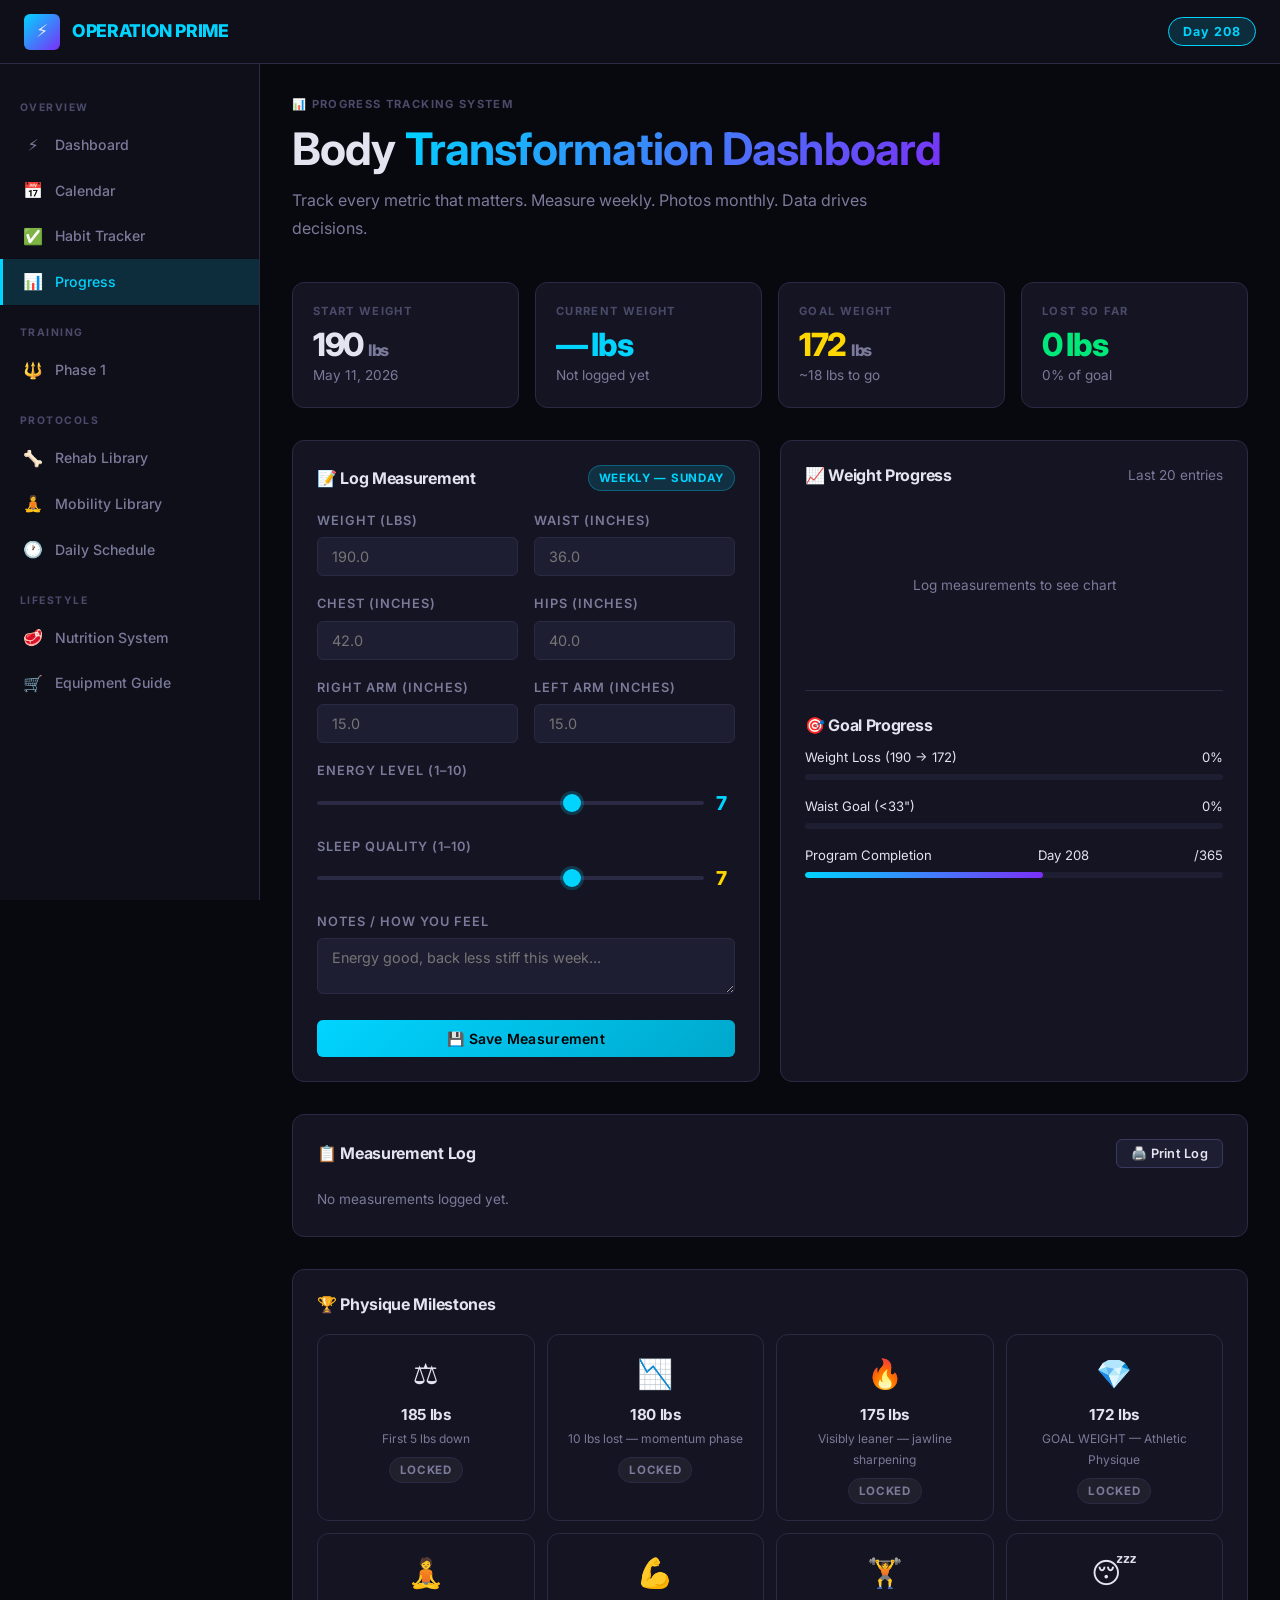
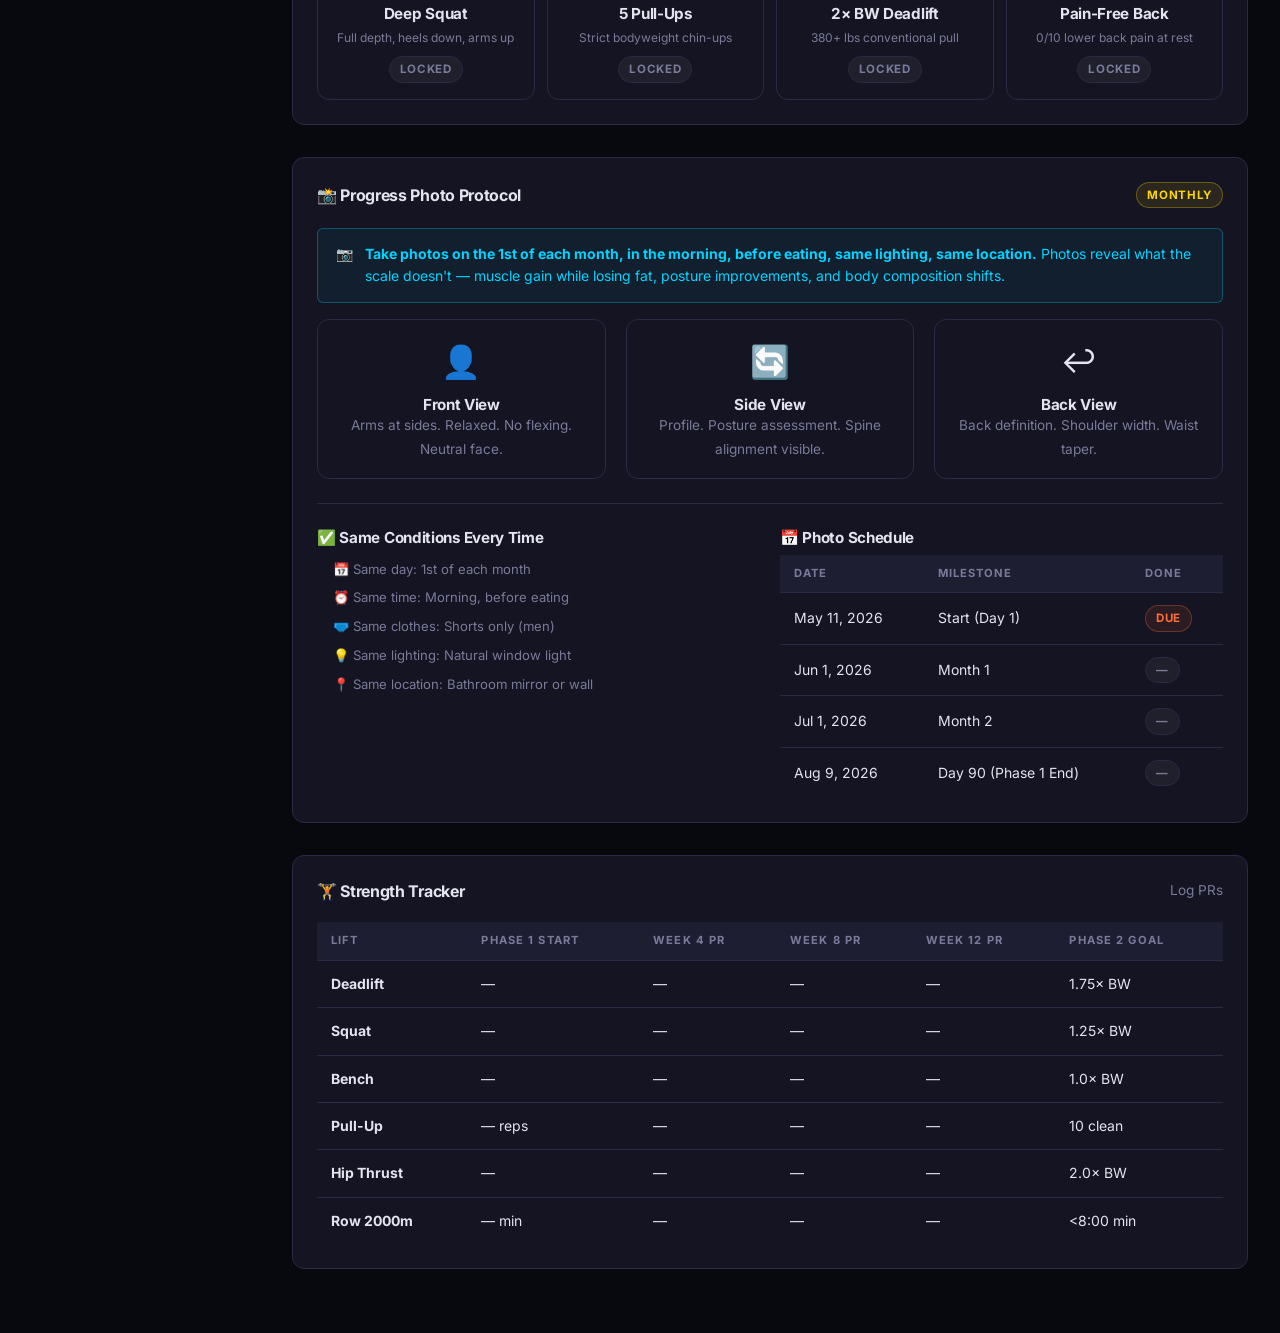
<file: pages/tracker.html>
<!DOCTYPE html>
<html lang="en">
<head>
  <meta charset="UTF-8" />
  <meta name="viewport" content="width=device-width, initial-scale=1.0" />
  <title>Progress Tracker | Operation Prime</title>
  <link rel="preconnect" href="https://fonts.googleapis.com" />
  <link href="https://fonts.googleapis.com/css2?family=Inter:wght@400;500;600;700;800;900&display=swap" rel="stylesheet" />
  <link rel="stylesheet" href="../assets/css/main.css" />
  <link rel="stylesheet" href="../assets/css/print.css" />
</head>
<body>
<div class="overlay-bg" id="navOverlay"></div>
<div class="app-layout">
  <header class="site-header">
    <div class="header-logo"><div class="logo-icon">⚡</div><span>OPERATION <span>PRIME</span></span></div>
    <div class="header-meta"><span class="day-badge" data-day-number>Day 1</span><button class="menu-toggle" id="menuToggle">☰</button></div>
  </header>
  <nav class="sidebar" id="sidebar">
    <div class="nav-section">
      <div class="nav-section-label">Overview</div>
      <a href="../index.html" class="nav-link"><span class="nav-icon">⚡</span> Dashboard</a>
      <a href="calendar.html" class="nav-link"><span class="nav-icon">📅</span> Calendar</a>
      <a href="habits.html" class="nav-link"><span class="nav-icon">✅</span> Habit Tracker</a>
      <a href="tracker.html" class="nav-link active"><span class="nav-icon">📊</span> Progress</a>
    </div>
    <div class="nav-section">
      <div class="nav-section-label">Training</div>
      <a href="phase1.html" class="nav-link"><span class="nav-icon">🔱</span> Phase 1</a>
    </div>
    <div class="nav-section">
      <div class="nav-section-label">Protocols</div>
      <a href="rehab.html" class="nav-link"><span class="nav-icon">🦴</span> Rehab Library</a>
      <a href="mobility.html" class="nav-link"><span class="nav-icon">🧘</span> Mobility Library</a>
      <a href="daily.html" class="nav-link"><span class="nav-icon">🕐</span> Daily Schedule</a>
    </div>
    <div class="nav-section">
      <div class="nav-section-label">Lifestyle</div>
      <a href="nutrition.html" class="nav-link"><span class="nav-icon">🥩</span> Nutrition System</a>
      <a href="equipment.html" class="nav-link"><span class="nav-icon">🛒</span> Equipment Guide</a>
    </div>
  </nav>

  <main class="main-content">
    <div class="page-header">
      <div class="label">📊 Progress Tracking System</div>
      <h1>Body <span class="gradient-text">Transformation Dashboard</span></h1>
      <p>Track every metric that matters. Measure weekly. Photos monthly. Data drives decisions.</p>
    </div>

    <!-- Current Stats -->
    <div class="stats-grid mb-32">
      <div class="stat-card">
        <div class="label">Start Weight</div>
        <div class="stat-value">190 <span style="font-size:1rem;color:var(--text-muted)">lbs</span></div>
        <div class="text-muted text-sm">May 11, 2026</div>
      </div>
      <div class="stat-card card-glow">
        <div class="label">Current Weight</div>
        <div class="stat-value primary" id="currentWeight">— lbs</div>
        <div class="text-muted text-sm" id="lastLogDate">Not logged yet</div>
      </div>
      <div class="stat-card card-gold">
        <div class="label">Goal Weight</div>
        <div class="stat-value gold">172 <span style="font-size:1rem;color:var(--text-muted)">lbs</span></div>
        <div class="text-muted text-sm">~18 lbs to go</div>
      </div>
      <div class="stat-card">
        <div class="label">Lost So Far</div>
        <div class="stat-value success" id="lostSoFar">0 lbs</div>
        <div class="text-muted text-sm" id="lostPct">0% of goal</div>
      </div>
    </div>

    <div class="grid-2 mb-32">

      <!-- Log Measurement -->
      <div class="card">
        <div class="card-header"><h3>📝 Log Measurement</h3><span class="badge badge-primary">Weekly — Sunday</span></div>
        <form id="measureForm">
          <div class="form-row">
            <div class="form-group"><label>Weight (lbs)</label><input type="number" name="weight" step="0.1" placeholder="190.0" required /></div>
            <div class="form-group"><label>Waist (inches)</label><input type="number" name="waist" step="0.25" placeholder="36.0" /></div>
          </div>
          <div class="form-row">
            <div class="form-group"><label>Chest (inches)</label><input type="number" name="chest" step="0.25" placeholder="42.0" /></div>
            <div class="form-group"><label>Hips (inches)</label><input type="number" name="hips" step="0.25" placeholder="40.0" /></div>
          </div>
          <div class="form-row">
            <div class="form-group"><label>Right Arm (inches)</label><input type="number" name="arm_r" step="0.25" placeholder="15.0" /></div>
            <div class="form-group"><label>Left Arm (inches)</label><input type="number" name="arm_l" step="0.25" placeholder="15.0" /></div>
          </div>
          <div class="form-group"><label>Energy Level (1–10)</label>
            <div style="display:flex; align-items:center; gap:12px; margin-top:6px">
              <input type="range" name="energy" min="1" max="10" value="7" id="energyRange" oninput="document.getElementById('energyVal').textContent=this.value">
              <span id="energyVal" style="color:var(--primary); font-weight:800; font-size:1.2rem; width:20px">7</span>
            </div>
          </div>
          <div class="form-group"><label>Sleep Quality (1–10)</label>
            <div style="display:flex; align-items:center; gap:12px; margin-top:6px">
              <input type="range" name="sleep" min="1" max="10" value="7" id="sleepRange" oninput="document.getElementById('sleepVal').textContent=this.value">
              <span id="sleepVal" style="color:var(--gold); font-weight:800; font-size:1.2rem; width:20px">7</span>
            </div>
          </div>
          <div class="form-group"><label>Notes / How You Feel</label><textarea name="notes" rows="2" placeholder="Energy good, back less stiff this week..."></textarea></div>
          <button type="submit" class="btn btn-primary btn-block">💾 Save Measurement</button>
        </form>
      </div>

      <!-- Weight Chart -->
      <div class="card">
        <div class="card-header"><h3>📈 Weight Progress</h3><span class="text-muted text-sm">Last 20 entries</span></div>
        <div id="weightChart" style="min-height:160px; display:flex; align-items:center; justify-content:center">
          <p class="text-muted text-sm">Log measurements to see chart</p>
        </div>
        <div class="divider"></div>
        <div class="card-header" style="margin-bottom:12px"><h3>🎯 Goal Progress</h3></div>
        <div class="progress-label"><span>Weight Loss (190 → 172)</span><span id="weightProgress">0%</span></div>
        <div class="progress-bar mb-16"><div class="progress-fill" id="weightProgressBar" style="width:0%"></div></div>
        <div class="progress-label"><span>Waist Goal (&lt;33")</span><span>0%</span></div>
        <div class="progress-bar mb-16"><div class="progress-fill gold" style="width:0%"></div></div>
        <div class="progress-label"><span>Program Completion</span><span data-day-number>Day 1</span>/365</div>
        <div class="progress-bar"><div class="progress-fill" id="programBar" style="width:0.3%"></div></div>
      </div>

    </div>

    <!-- Measurement Log -->
    <div class="card mb-32">
      <div class="card-header">
        <h3>📋 Measurement Log</h3>
        <button onclick="window.print()" class="btn btn-secondary btn-sm no-print">🖨️ Print Log</button>
      </div>
      <div id="measureLog"><p class="text-muted text-sm">No measurements logged yet. Log your first measurement above.</p></div>
    </div>

    <!-- Physique Milestones -->
    <div class="card mb-32">
      <div class="card-header"><h3>🏆 Physique Milestones</h3></div>
      <div style="display:grid; grid-template-columns:repeat(auto-fill, minmax(200px, 1fr)); gap:12px">
        <div class="card" id="milestone-185" style="padding:16px; text-align:center; border-color:var(--border)">
          <div style="font-size:1.8rem">⚖️</div>
          <h5 style="margin:8px 0 4px">185 lbs</h5>
          <p class="text-xs">First 5 lbs down</p>
          <div class="badge badge-muted mt-8">Locked</div>
        </div>
        <div class="card" id="milestone-180" style="padding:16px; text-align:center; border-color:var(--border)">
          <div style="font-size:1.8rem">📉</div>
          <h5 style="margin:8px 0 4px">180 lbs</h5>
          <p class="text-xs">10 lbs lost — momentum phase</p>
          <div class="badge badge-muted mt-8">Locked</div>
        </div>
        <div class="card" id="milestone-175" style="padding:16px; text-align:center; border-color:var(--border)">
          <div style="font-size:1.8rem">🔥</div>
          <h5 style="margin:8px 0 4px">175 lbs</h5>
          <p class="text-xs">Visibly leaner — jawline sharpening</p>
          <div class="badge badge-muted mt-8">Locked</div>
        </div>
        <div class="card" id="milestone-172" style="padding:16px; text-align:center; border-color:var(--border)">
          <div style="font-size:1.8rem">💎</div>
          <h5 style="margin:8px 0 4px">172 lbs</h5>
          <p class="text-xs">GOAL WEIGHT — Athletic Physique</p>
          <div class="badge badge-muted mt-8">Locked</div>
        </div>
        <div class="card" style="padding:16px; text-align:center; border-color:var(--border)">
          <div style="font-size:1.8rem">🧘</div>
          <h5 style="margin:8px 0 4px">Deep Squat</h5>
          <p class="text-xs">Full depth, heels down, arms up</p>
          <div class="badge badge-muted mt-8">Locked</div>
        </div>
        <div class="card" style="padding:16px; text-align:center; border-color:var(--border)">
          <div style="font-size:1.8rem">💪</div>
          <h5 style="margin:8px 0 4px">5 Pull-Ups</h5>
          <p class="text-xs">Strict bodyweight chin-ups</p>
          <div class="badge badge-muted mt-8">Locked</div>
        </div>
        <div class="card" style="padding:16px; text-align:center; border-color:var(--border)">
          <div style="font-size:1.8rem">🏋️</div>
          <h5 style="margin:8px 0 4px">2× BW Deadlift</h5>
          <p class="text-xs">380+ lbs conventional pull</p>
          <div class="badge badge-muted mt-8">Locked</div>
        </div>
        <div class="card" style="padding:16px; text-align:center; border-color:var(--border)">
          <div style="font-size:1.8rem">😴</div>
          <h5 style="margin:8px 0 4px">Pain-Free Back</h5>
          <p class="text-xs">0/10 lower back pain at rest</p>
          <div class="badge badge-muted mt-8">Locked</div>
        </div>
      </div>
    </div>

    <!-- Progress Photo Guide -->
    <div class="card mb-32">
      <div class="card-header"><h3>📸 Progress Photo Protocol</h3><span class="badge badge-gold">Monthly</span></div>
      <div class="alert alert-info mb-16"><span>📷</span><div><strong>Take photos on the 1st of each month, in the morning, before eating, same lighting, same location.</strong> Photos reveal what the scale doesn't — muscle gain while losing fat, posture improvements, and body composition shifts.</div></div>
      <div class="grid-3">
        <div class="card" style="padding:16px; text-align:center">
          <div style="font-size:2rem; margin-bottom:8px">👤</div>
          <h5>Front View</h5>
          <p class="text-sm">Arms at sides. Relaxed. No flexing. Neutral face.</p>
        </div>
        <div class="card" style="padding:16px; text-align:center">
          <div style="font-size:2rem; margin-bottom:8px">🔄</div>
          <h5>Side View</h5>
          <p class="text-sm">Profile. Posture assessment. Spine alignment visible.</p>
        </div>
        <div class="card" style="padding:16px; text-align:center">
          <div style="font-size:2rem; margin-bottom:8px">↩️</div>
          <h5>Back View</h5>
          <p class="text-sm">Back definition. Shoulder width. Waist taper.</p>
        </div>
      </div>
      <div class="divider"></div>
      <div class="grid-2">
        <div>
          <h5 class="mb-8">✅ Same Conditions Every Time</h5>
          <ul style="color:var(--text-muted); font-size:0.82rem; line-height:2.2; padding-left:16px">
            <li>📅 Same day: 1st of each month</li>
            <li>⏰ Same time: Morning, before eating</li>
            <li>🩲 Same clothes: Shorts only (men)</li>
            <li>💡 Same lighting: Natural window light</li>
            <li>📍 Same location: Bathroom mirror or wall</li>
          </ul>
        </div>
        <div>
          <h5 class="mb-8">📅 Photo Schedule</h5>
          <table class="workout-table">
            <thead><tr><th>Date</th><th>Milestone</th><th>Done</th></tr></thead>
            <tbody>
              <tr><td>May 11, 2026</td><td>Start (Day 1)</td><td><span class="badge badge-warning">Due</span></td></tr>
              <tr><td>Jun 1, 2026</td><td>Month 1</td><td><span class="badge badge-muted">—</span></td></tr>
              <tr><td>Jul 1, 2026</td><td>Month 2</td><td><span class="badge badge-muted">—</span></td></tr>
              <tr><td>Aug 9, 2026</td><td>Day 90 (Phase 1 End)</td><td><span class="badge badge-muted">—</span></td></tr>
            </tbody>
          </table>
        </div>
      </div>
    </div>

    <!-- Strength Tracker -->
    <div class="card mb-32">
      <div class="card-header"><h3>🏋️ Strength Tracker</h3><span class="text-muted text-sm">Log PRs</span></div>
      <table class="workout-table" id="strengthLog">
        <thead><tr><th>Lift</th><th>Phase 1 Start</th><th>Week 4 PR</th><th>Week 8 PR</th><th>Week 12 PR</th><th>Phase 2 Goal</th></tr></thead>
        <tbody>
          <tr><td><strong>Deadlift</strong></td><td>—</td><td>—</td><td>—</td><td>—</td><td class="text-primary">1.75× BW</td></tr>
          <tr><td><strong>Squat</strong></td><td>—</td><td>—</td><td>—</td><td>—</td><td class="text-primary">1.25× BW</td></tr>
          <tr><td><strong>Bench</strong></td><td>—</td><td>—</td><td>—</td><td>—</td><td class="text-primary">1.0× BW</td></tr>
          <tr><td><strong>Pull-Up</strong></td><td>— reps</td><td>—</td><td>—</td><td>—</td><td class="text-primary">10 clean</td></tr>
          <tr><td><strong>Hip Thrust</strong></td><td>—</td><td>—</td><td>—</td><td>—</td><td class="text-primary">2.0× BW</td></tr>
          <tr><td><strong>Row 2000m</strong></td><td>— min</td><td>—</td><td>—</td><td>—</td><td class="text-primary">&lt;8:00 min</td></tr>
        </tbody>
      </table>
    </div>

  </main>
</div>

<script src="../assets/js/app.js"></script>
<script>
  document.addEventListener('DOMContentLoaded', () => {
    // Update weight display
    const latest = OP.getLatestMeasurement();
    if (latest) {
      document.getElementById('currentWeight').textContent = latest.weight + ' lbs';
      document.getElementById('lastLogDate').textContent = 'Logged: ' + latest.date;
      const lost = 190.5 - parseFloat(latest.weight);
      document.getElementById('lostSoFar').textContent = Math.max(0, lost).toFixed(1) + ' lbs';
      const pct = Math.max(0, (lost / 18) * 100).toFixed(0);
      document.getElementById('lostPct').textContent = pct + '% of goal';
      document.getElementById('weightProgress').textContent = pct + '%';
      document.getElementById('weightProgressBar').style.width = Math.min(100, pct) + '%';
    }
    // Program progress
    const dayNum = OP.getDayNumber();
    document.getElementById('programBar').style.width = Math.min(100, (dayNum/365)*100) + '%';
  });
</script>
</body>
</html>
</file>
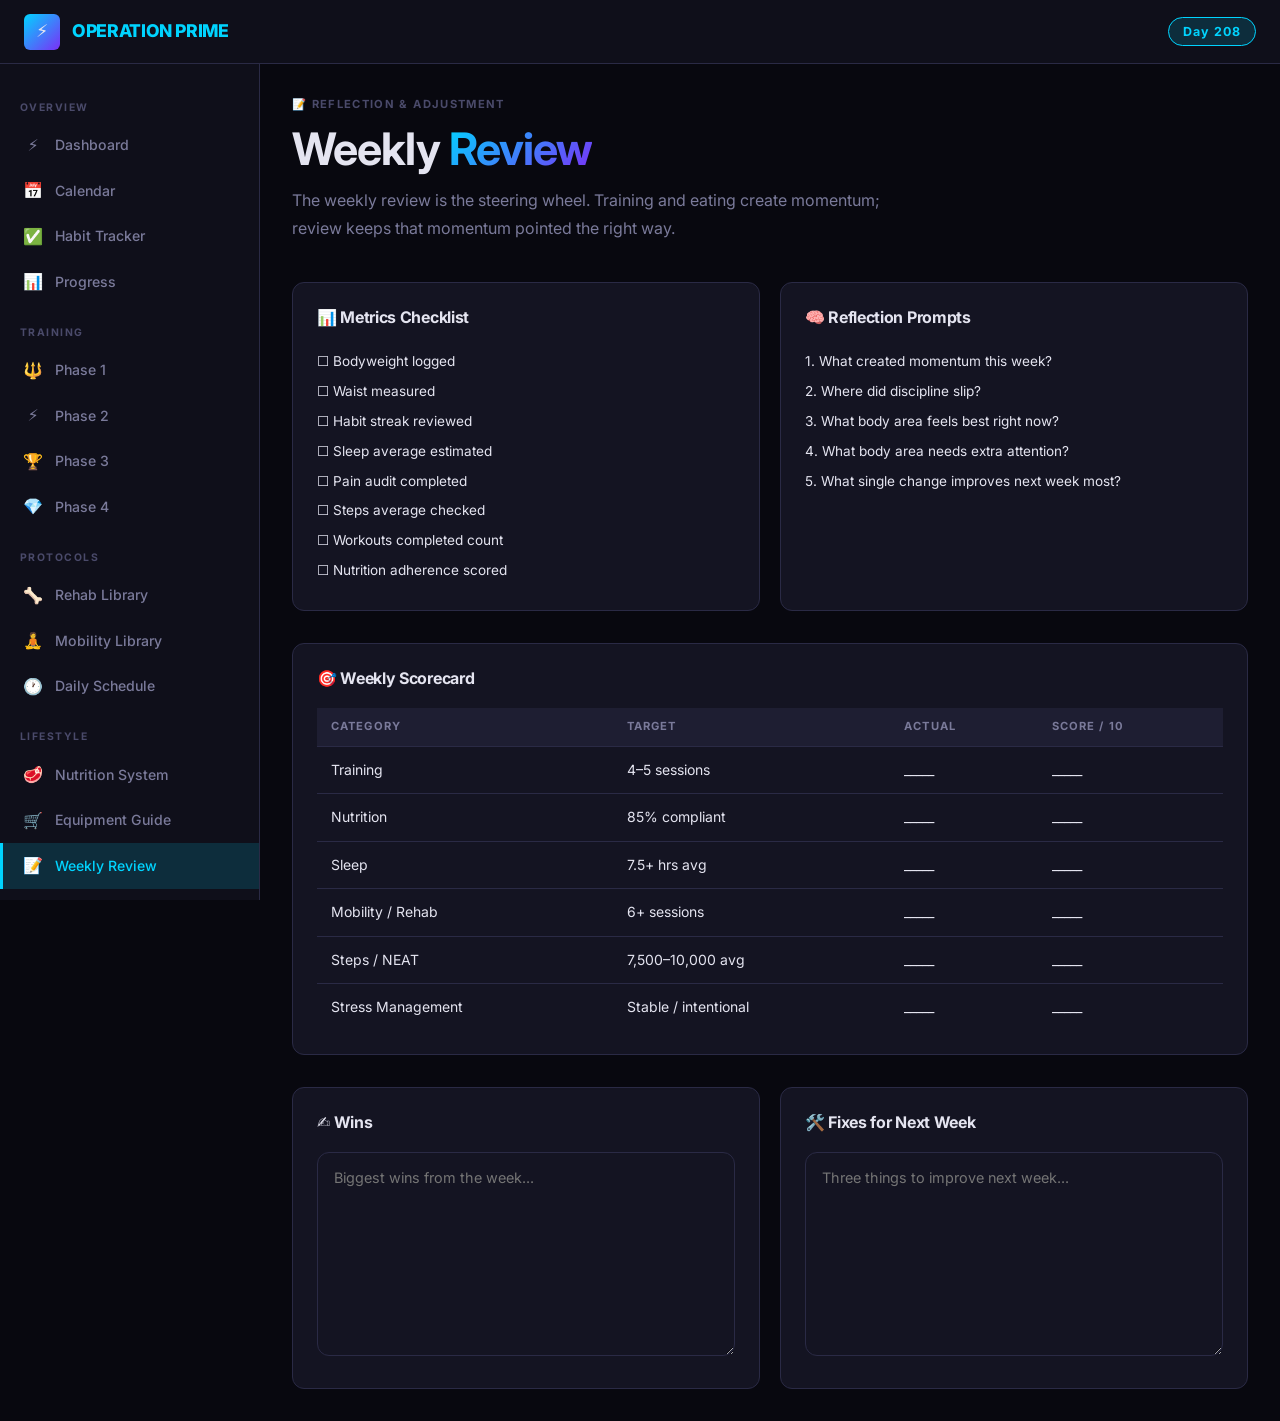
<file: pages/weekly.html>
<!DOCTYPE html>
<html lang="en">
<head>
  <meta charset="UTF-8" />
  <meta name="viewport" content="width=device-width, initial-scale=1.0" />
  <title>Weekly Review | Operation Prime</title>
  <link rel="preconnect" href="https://fonts.googleapis.com" />
  <link href="https://fonts.googleapis.com/css2?family=Inter:wght@400;500;600;700;800;900&display=swap" rel="stylesheet" />
  <link rel="stylesheet" href="../assets/css/main.css" />
  <link rel="stylesheet" href="../assets/css/print.css" />
</head>
<body>
<div class="overlay-bg" id="navOverlay"></div>
<div class="app-layout">
  <header class="site-header"><div class="header-logo"><div class="logo-icon">⚡</div><span>OPERATION <span>PRIME</span></span></div><div class="header-meta"><span class="day-badge" data-day-number>Day 1</span><button class="menu-toggle" id="menuToggle">☰</button></div></header>
  <nav class="sidebar" id="sidebar">
    <div class="nav-section"><div class="nav-section-label">Overview</div><a href="../index.html" class="nav-link"><span class="nav-icon">⚡</span> Dashboard</a><a href="calendar.html" class="nav-link"><span class="nav-icon">📅</span> Calendar</a><a href="habits.html" class="nav-link"><span class="nav-icon">✅</span> Habit Tracker</a><a href="tracker.html" class="nav-link"><span class="nav-icon">📊</span> Progress</a></div>
    <div class="nav-section"><div class="nav-section-label">Training</div><a href="phase1.html" class="nav-link"><span class="nav-icon">🔱</span> Phase 1</a><a href="phase2.html" class="nav-link"><span class="nav-icon">⚡</span> Phase 2</a><a href="phase3.html" class="nav-link"><span class="nav-icon">🏆</span> Phase 3</a><a href="phase4.html" class="nav-link"><span class="nav-icon">💎</span> Phase 4</a></div>
    <div class="nav-section"><div class="nav-section-label">Protocols</div><a href="rehab.html" class="nav-link"><span class="nav-icon">🦴</span> Rehab Library</a><a href="mobility.html" class="nav-link"><span class="nav-icon">🧘</span> Mobility Library</a><a href="daily.html" class="nav-link"><span class="nav-icon">🕐</span> Daily Schedule</a></div>
    <div class="nav-section"><div class="nav-section-label">Lifestyle</div><a href="nutrition.html" class="nav-link"><span class="nav-icon">🥩</span> Nutrition System</a><a href="equipment.html" class="nav-link"><span class="nav-icon">🛒</span> Equipment Guide</a><a href="weekly.html" class="nav-link active"><span class="nav-icon">📝</span> Weekly Review</a></div>
  </nav>
  <main class="main-content">
    <div class="page-header"><div class="label">📝 Reflection & Adjustment</div><h1>Weekly <span class="gradient-text">Review</span></h1><p>The weekly review is the steering wheel. Training and eating create momentum; review keeps that momentum pointed the right way.</p></div>
    <div class="grid-2 mb-32"><div class="card"><div class="card-header"><h3>📊 Metrics Checklist</h3></div><div style="line-height:2.2; font-size:0.85rem"><div>☐ Bodyweight logged</div><div>☐ Waist measured</div><div>☐ Habit streak reviewed</div><div>☐ Sleep average estimated</div><div>☐ Pain audit completed</div><div>☐ Steps average checked</div><div>☐ Workouts completed count</div><div>☐ Nutrition adherence scored</div></div></div><div class="card"><div class="card-header"><h3>🧠 Reflection Prompts</h3></div><div style="line-height:2.2; font-size:0.85rem"><div>1. What created momentum this week?</div><div>2. Where did discipline slip?</div><div>3. What body area feels best right now?</div><div>4. What body area needs extra attention?</div><div>5. What single change improves next week most?</div></div></div></div>
    <div class="card mb-32"><div class="card-header"><h3>🎯 Weekly Scorecard</h3></div><table class="workout-table"><thead><tr><th>Category</th><th>Target</th><th>Actual</th><th>Score / 10</th></tr></thead><tbody><tr><td>Training</td><td>4–5 sessions</td><td>_____</td><td>_____</td></tr><tr><td>Nutrition</td><td>85% compliant</td><td>_____</td><td>_____</td></tr><tr><td>Sleep</td><td>7.5+ hrs avg</td><td>_____</td><td>_____</td></tr><tr><td>Mobility / Rehab</td><td>6+ sessions</td><td>_____</td><td>_____</td></tr><tr><td>Steps / NEAT</td><td>7,500–10,000 avg</td><td>_____</td><td>_____</td></tr><tr><td>Stress Management</td><td>Stable / intentional</td><td>_____</td><td>_____</td></tr></tbody></table></div>
    <div class="grid-2"><div class="card"><div class="card-header"><h3>✍️ Wins</h3></div><textarea rows="10" style="width:100%; background:var(--surface2); color:var(--text); border:1px solid var(--border); border-radius:12px; padding:16px" placeholder="Biggest wins from the week..."></textarea></div><div class="card"><div class="card-header"><h3>🛠️ Fixes for Next Week</h3></div><textarea rows="10" style="width:100%; background:var(--surface2); color:var(--text); border:1px solid var(--border); border-radius:12px; padding:16px" placeholder="Three things to improve next week..."></textarea></div></div>
  </main>
</div>
<script src="../assets/js/app.js"></script>
</body>
</html>
</file>
<file: assets/css/main.css>
/* ============================================================
   OPERATION PRIME — MAIN STYLESHEET
   Elite Performance Dashboard
   ============================================================ */

/* ── Custom Properties ── */
:root {
  --bg-base:       #08080f;
  --bg-surface:    #0f0f1a;
  --bg-card:       #141422;
  --bg-card-hover: #1a1a2e;
  --bg-input:      #1e1e32;
  --border:        #2a2a45;
  --border-bright: #3a3a60;

  --primary:       #00d4ff;
  --primary-dim:   #00a8cc;
  --primary-glow:  rgba(0, 212, 255, 0.15);
  --secondary:     #7b2ff7;
  --gold:          #ffd700;
  --gold-dim:      #c9a800;
  --success:       #00e87a;
  --warning:       #ff6b35;
  --danger:        #ff3860;

  --text:          #e4e4f0;
  --text-muted:    #7a7a9a;
  --text-dim:      #4a4a6a;

  --font-main:     'Inter', 'Segoe UI', system-ui, sans-serif;
  --font-mono:     'JetBrains Mono', 'Fira Code', monospace;

  --radius-sm:     6px;
  --radius:        12px;
  --radius-lg:     20px;
  --radius-xl:     28px;

  --shadow:        0 4px 24px rgba(0, 0, 0, 0.5);
  --shadow-glow:   0 0 30px rgba(0, 212, 255, 0.12);
  --shadow-gold:   0 0 20px rgba(255, 215, 0, 0.15);

  --transition:    all 0.25s cubic-bezier(0.4, 0, 0.2, 1);
  --nav-width:     260px;
  --header-h:      64px;
}

/* ── Reset & Base ── */
*, *::before, *::after { box-sizing: border-box; margin: 0; padding: 0; }

html { scroll-behavior: smooth; font-size: 16px; }

body {
  font-family: var(--font-main);
  background: var(--bg-base);
  color: var(--text);
  line-height: 1.6;
  min-height: 100vh;
  overflow-x: hidden;
  -webkit-font-smoothing: antialiased;
}

a { color: var(--primary); text-decoration: none; transition: var(--transition); }
a:hover { color: var(--primary-dim); }

img { max-width: 100%; display: block; }
ul { list-style: none; }

/* ── Scrollbar ── */
::-webkit-scrollbar { width: 6px; height: 6px; }
::-webkit-scrollbar-track { background: var(--bg-base); }
::-webkit-scrollbar-thumb { background: var(--border-bright); border-radius: 99px; }
::-webkit-scrollbar-thumb:hover { background: var(--primary-dim); }

/* ── Typography ── */
h1, h2, h3, h4, h5 {
  font-weight: 700;
  line-height: 1.25;
  letter-spacing: -0.02em;
  color: var(--text);
}

h1 { font-size: clamp(1.8rem, 4vw, 2.8rem); }
h2 { font-size: clamp(1.4rem, 3vw, 2rem); }
h3 { font-size: clamp(1.1rem, 2.5vw, 1.4rem); }
h4 { font-size: 1.1rem; }
h5 { font-size: 0.95rem; }

p { color: var(--text-muted); line-height: 1.75; }

.label {
  font-size: 0.7rem;
  font-weight: 700;
  letter-spacing: 0.12em;
  text-transform: uppercase;
  color: var(--text-dim);
}

.gradient-text {
  background: linear-gradient(135deg, var(--primary), var(--secondary));
  -webkit-background-clip: text;
  -webkit-text-fill-color: transparent;
  background-clip: text;
}

.gold-text { color: var(--gold); }

/* ── Layout ── */
.app-layout {
  display: grid;
  grid-template-columns: var(--nav-width) 1fr;
  grid-template-rows: var(--header-h) 1fr;
  min-height: 100vh;
}

.main-content {
  grid-column: 2;
  grid-row: 2;
  padding: 32px;
  max-width: 1400px;
  width: 100%;
}

.container { max-width: 1200px; margin: 0 auto; padding: 0 24px; }

.page-header {
  margin-bottom: 40px;
}

.page-header .label { margin-bottom: 8px; }
.page-header p { max-width: 600px; margin-top: 8px; }

/* ── Header ── */
.site-header {
  grid-column: 1 / -1;
  grid-row: 1;
  background: var(--bg-surface);
  border-bottom: 1px solid var(--border);
  display: flex;
  align-items: center;
  justify-content: space-between;
  padding: 0 24px;
  position: sticky;
  top: 0;
  z-index: 100;
  backdrop-filter: blur(12px);
}

.header-logo {
  display: flex;
  align-items: center;
  gap: 12px;
  font-weight: 800;
  font-size: 1.1rem;
  letter-spacing: -0.02em;
  color: var(--text);
}

.header-logo .logo-icon {
  width: 36px;
  height: 36px;
  background: linear-gradient(135deg, var(--primary), var(--secondary));
  border-radius: var(--radius-sm);
  display: flex;
  align-items: center;
  justify-content: center;
  font-size: 1.1rem;
}

.header-logo span { color: var(--primary); }

.header-meta {
  display: flex;
  align-items: center;
  gap: 20px;
}

.day-badge {
  background: var(--primary-glow);
  border: 1px solid var(--primary);
  color: var(--primary);
  padding: 4px 14px;
  border-radius: 99px;
  font-size: 0.78rem;
  font-weight: 700;
  letter-spacing: 0.08em;
}

.menu-toggle {
  display: none;
  background: none;
  border: none;
  color: var(--text);
  cursor: pointer;
  padding: 8px;
  font-size: 1.4rem;
}

/* ── Sidebar Nav ── */
.sidebar {
  grid-column: 1;
  grid-row: 2;
  background: var(--bg-surface);
  border-right: 1px solid var(--border);
  padding: 24px 0;
  position: sticky;
  top: var(--header-h);
  height: calc(100vh - var(--header-h));
  overflow-y: auto;
  transition: transform 0.3s ease;
}

.nav-section { margin-bottom: 8px; }

.nav-section-label {
  padding: 12px 20px 6px;
  font-size: 0.65rem;
  font-weight: 700;
  letter-spacing: 0.14em;
  text-transform: uppercase;
  color: var(--text-dim);
}

.nav-link {
  display: flex;
  align-items: center;
  gap: 12px;
  padding: 10px 20px;
  color: var(--text-muted);
  font-size: 0.88rem;
  font-weight: 500;
  transition: var(--transition);
  border-left: 3px solid transparent;
}

.nav-link:hover {
  color: var(--text);
  background: rgba(255,255,255,0.04);
  border-left-color: var(--border-bright);
}

.nav-link.active {
  color: var(--primary);
  background: var(--primary-glow);
  border-left-color: var(--primary);
}

.nav-link .nav-icon {
  font-size: 1rem;
  width: 20px;
  text-align: center;
  flex-shrink: 0;
}

/* ── Cards ── */
.card {
  background: var(--bg-card);
  border: 1px solid var(--border);
  border-radius: var(--radius);
  padding: 24px;
  transition: var(--transition);
}

.card:hover {
  border-color: var(--border-bright);
  box-shadow: var(--shadow);
}

.card-glow:hover {
  border-color: var(--primary);
  box-shadow: var(--shadow-glow);
}

.card-gold:hover {
  border-color: var(--gold-dim);
  box-shadow: var(--shadow-gold);
}

.card-header {
  display: flex;
  align-items: center;
  justify-content: space-between;
  margin-bottom: 20px;
}

.card-header h3 {
  display: flex;
  align-items: center;
  gap: 10px;
  font-size: 1rem;
}

/* ── Stat Cards ── */
.stats-grid {
  display: grid;
  grid-template-columns: repeat(auto-fit, minmax(180px, 1fr));
  gap: 16px;
  margin-bottom: 32px;
}

.stat-card {
  background: var(--bg-card);
  border: 1px solid var(--border);
  border-radius: var(--radius);
  padding: 20px;
  position: relative;
  overflow: hidden;
}

.stat-card::before {
  content: '';
  position: absolute;
  top: 0;
  left: 0;
  right: 0;
  height: 3px;
  background: linear-gradient(90deg, var(--primary), var(--secondary));
  opacity: 0;
  transition: var(--transition);
}

.stat-card:hover::before { opacity: 1; }

.stat-value {
  font-size: 2rem;
  font-weight: 800;
  letter-spacing: -0.04em;
  color: var(--text);
  line-height: 1;
  margin: 8px 0 4px;
}

.stat-value.gold { color: var(--gold); }
.stat-value.primary { color: var(--primary); }
.stat-value.success { color: var(--success); }

.stat-delta {
  font-size: 0.78rem;
  font-weight: 600;
  color: var(--success);
  display: flex;
  align-items: center;
  gap: 4px;
}

.stat-delta.negative { color: var(--warning); }

/* ── Grid Layouts ── */
.grid-2 { display: grid; grid-template-columns: 1fr 1fr; gap: 20px; }
.grid-3 { display: grid; grid-template-columns: repeat(3, 1fr); gap: 20px; }
.grid-4 { display: grid; grid-template-columns: repeat(4, 1fr); gap: 16px; }

/* ── Buttons ── */
.btn {
  display: inline-flex;
  align-items: center;
  gap: 8px;
  padding: 10px 22px;
  border-radius: var(--radius-sm);
  font-size: 0.875rem;
  font-weight: 600;
  cursor: pointer;
  transition: var(--transition);
  border: none;
  font-family: inherit;
  letter-spacing: 0.02em;
  white-space: nowrap;
}

.btn-primary {
  background: linear-gradient(135deg, var(--primary), var(--primary-dim));
  color: #000;
}
.btn-primary:hover { opacity: 0.9; transform: translateY(-1px); box-shadow: 0 4px 20px rgba(0,212,255,0.3); }

.btn-secondary {
  background: var(--bg-input);
  color: var(--text);
  border: 1px solid var(--border-bright);
}
.btn-secondary:hover { border-color: var(--primary); color: var(--primary); }

.btn-gold {
  background: linear-gradient(135deg, var(--gold), var(--gold-dim));
  color: #000;
}
.btn-gold:hover { opacity: 0.9; transform: translateY(-1px); }

.btn-danger {
  background: rgba(255,56,96,0.15);
  color: var(--danger);
  border: 1px solid rgba(255,56,96,0.3);
}
.btn-danger:hover { background: rgba(255,56,96,0.25); }

.btn-sm { padding: 6px 14px; font-size: 0.8rem; }
.btn-lg { padding: 14px 30px; font-size: 1rem; }
.btn-block { width: 100%; justify-content: center; }

/* ── Badges ── */
.badge {
  display: inline-flex;
  align-items: center;
  gap: 4px;
  padding: 3px 10px;
  border-radius: 99px;
  font-size: 0.72rem;
  font-weight: 700;
  letter-spacing: 0.06em;
  text-transform: uppercase;
}

.badge-primary { background: var(--primary-glow); color: var(--primary); border: 1px solid rgba(0,212,255,0.3); }
.badge-gold { background: rgba(255,215,0,0.1); color: var(--gold); border: 1px solid rgba(255,215,0,0.3); }
.badge-success { background: rgba(0,232,122,0.1); color: var(--success); border: 1px solid rgba(0,232,122,0.3); }
.badge-warning { background: rgba(255,107,53,0.1); color: var(--warning); border: 1px solid rgba(255,107,53,0.3); }
.badge-danger { background: rgba(255,56,96,0.1); color: var(--danger); border: 1px solid rgba(255,56,96,0.3); }
.badge-muted { background: rgba(255,255,255,0.05); color: var(--text-muted); border: 1px solid var(--border); }

/* ── Progress Bars ── */
.progress-bar {
  height: 6px;
  background: var(--bg-input);
  border-radius: 99px;
  overflow: hidden;
}

.progress-fill {
  height: 100%;
  background: linear-gradient(90deg, var(--primary), var(--secondary));
  border-radius: 99px;
  transition: width 0.6s ease;
}

.progress-fill.gold { background: linear-gradient(90deg, var(--gold), var(--gold-dim)); }
.progress-fill.success { background: var(--success); }

.progress-label {
  display: flex;
  justify-content: space-between;
  align-items: center;
  margin-bottom: 6px;
  font-size: 0.82rem;
}

/* ── Checkboxes / Habits ── */
.habit-item {
  display: flex;
  align-items: center;
  gap: 14px;
  padding: 12px 16px;
  border-radius: var(--radius-sm);
  cursor: pointer;
  transition: var(--transition);
  border: 1px solid transparent;
}

.habit-item:hover {
  background: rgba(255,255,255,0.03);
  border-color: var(--border);
}

.habit-item.completed {
  opacity: 0.6;
}

.habit-item.completed .habit-label {
  text-decoration: line-through;
  color: var(--text-muted);
}

.habit-checkbox {
  width: 22px;
  height: 22px;
  border: 2px solid var(--border-bright);
  border-radius: 6px;
  display: flex;
  align-items: center;
  justify-content: center;
  transition: var(--transition);
  flex-shrink: 0;
  font-size: 0.75rem;
  cursor: pointer;
  background: var(--bg-input);
}

.habit-item.completed .habit-checkbox {
  background: var(--success);
  border-color: var(--success);
  color: #000;
}

.habit-label {
  font-size: 0.9rem;
  font-weight: 500;
  color: var(--text);
}

.habit-points {
  margin-left: auto;
  font-size: 0.72rem;
  color: var(--gold);
  font-weight: 700;
}

/* ── Workout Tables ── */
.workout-table {
  width: 100%;
  border-collapse: collapse;
  font-size: 0.875rem;
}

.workout-table th {
  text-align: left;
  padding: 10px 14px;
  background: var(--bg-input);
  color: var(--text-muted);
  font-size: 0.7rem;
  font-weight: 700;
  text-transform: uppercase;
  letter-spacing: 0.1em;
  border-bottom: 1px solid var(--border);
}

.workout-table td {
  padding: 12px 14px;
  border-bottom: 1px solid var(--border);
  color: var(--text);
  vertical-align: middle;
}

.workout-table tr:last-child td { border-bottom: none; }

.workout-table tr:hover td { background: rgba(255,255,255,0.02); }

.workout-table .exercise-name {
  font-weight: 600;
  color: var(--text);
}

.workout-table .exercise-cue {
  font-size: 0.78rem;
  color: var(--text-muted);
  margin-top: 3px;
}

.workout-table .sets-badge {
  background: var(--primary-glow);
  color: var(--primary);
  padding: 3px 10px;
  border-radius: var(--radius-sm);
  font-weight: 700;
  font-size: 0.82rem;
  white-space: nowrap;
}

/* ── Accordion / Expandable ── */
.accordion { border: 1px solid var(--border); border-radius: var(--radius); overflow: hidden; }
.accordion + .accordion { margin-top: 12px; }

.accordion-header {
  display: flex;
  align-items: center;
  justify-content: space-between;
  padding: 18px 22px;
  cursor: pointer;
  background: var(--bg-card);
  transition: var(--transition);
  user-select: none;
}

.accordion-header:hover { background: var(--bg-card-hover); }

.accordion-header h4 {
  display: flex;
  align-items: center;
  gap: 12px;
  font-size: 0.95rem;
}

.accordion-arrow {
  color: var(--text-muted);
  transition: transform 0.25s ease;
  font-size: 0.9rem;
}

.accordion.open .accordion-arrow { transform: rotate(90deg); }

.accordion-body {
  display: none;
  padding: 20px 22px;
  background: var(--bg-surface);
  border-top: 1px solid var(--border);
}

.accordion.open .accordion-body { display: block; }

/* ── Tabs ── */
.tabs {
  display: flex;
  gap: 4px;
  background: var(--bg-input);
  border-radius: var(--radius-sm);
  padding: 4px;
  margin-bottom: 24px;
  flex-wrap: wrap;
}

.tab-btn {
  flex: 1;
  min-width: 80px;
  padding: 8px 16px;
  border: none;
  background: none;
  color: var(--text-muted);
  font-size: 0.82rem;
  font-weight: 600;
  cursor: pointer;
  border-radius: calc(var(--radius-sm) - 2px);
  transition: var(--transition);
  font-family: inherit;
  white-space: nowrap;
}

.tab-btn:hover { color: var(--text); background: rgba(255,255,255,0.05); }
.tab-btn.active { background: var(--bg-card); color: var(--primary); box-shadow: var(--shadow); }

.tab-panel { display: none; }
.tab-panel.active { display: block; }

/* ── Timeline ── */
.timeline { position: relative; padding-left: 28px; }
.timeline::before {
  content: '';
  position: absolute;
  left: 8px;
  top: 0;
  bottom: 0;
  width: 2px;
  background: var(--border);
}

.timeline-item { position: relative; margin-bottom: 28px; }
.timeline-item::before {
  content: '';
  position: absolute;
  left: -24px;
  top: 6px;
  width: 12px;
  height: 12px;
  border-radius: 50%;
  background: var(--bg-card);
  border: 2px solid var(--primary);
}

.timeline-item.completed::before { background: var(--success); border-color: var(--success); }
.timeline-item.locked::before { border-color: var(--border-bright); }

.timeline-date {
  font-size: 0.72rem;
  font-weight: 700;
  color: var(--primary);
  text-transform: uppercase;
  letter-spacing: 0.1em;
  margin-bottom: 4px;
}

/* ── Phase Banner ── */
.phase-banner {
  background: linear-gradient(135deg, var(--bg-card) 0%, var(--bg-card-hover) 100%);
  border: 1px solid var(--border);
  border-radius: var(--radius-lg);
  padding: 32px;
  margin-bottom: 32px;
  position: relative;
  overflow: hidden;
}

.phase-banner::before {
  content: '';
  position: absolute;
  top: 0;
  left: 0;
  right: 0;
  height: 4px;
  background: linear-gradient(90deg, var(--primary), var(--secondary), var(--gold));
}

.phase-banner .phase-number {
  font-size: 4rem;
  font-weight: 900;
  color: var(--primary);
  opacity: 0.15;
  position: absolute;
  top: 16px;
  right: 32px;
  line-height: 1;
  font-style: italic;
}

/* ── Alert / Info Boxes ── */
.alert {
  padding: 14px 18px;
  border-radius: var(--radius-sm);
  border: 1px solid;
  margin-bottom: 16px;
  font-size: 0.875rem;
  display: flex;
  gap: 12px;
  align-items: flex-start;
}

.alert-info { background: rgba(0,212,255,0.06); border-color: rgba(0,212,255,0.3); color: var(--primary); }
.alert-warning { background: rgba(255,107,53,0.06); border-color: rgba(255,107,53,0.3); color: var(--warning); }
.alert-success { background: rgba(0,232,122,0.06); border-color: rgba(0,232,122,0.3); color: var(--success); }
.alert-gold { background: rgba(255,215,0,0.06); border-color: rgba(255,215,0,0.3); color: var(--gold); }

.alert p { color: inherit; line-height: 1.5; }

/* ── Input / Form ── */
input, select, textarea {
  background: var(--bg-input);
  border: 1px solid var(--border);
  color: var(--text);
  padding: 10px 14px;
  border-radius: var(--radius-sm);
  font-family: inherit;
  font-size: 0.9rem;
  transition: var(--transition);
  width: 100%;
  outline: none;
}

input:focus, select:focus, textarea:focus {
  border-color: var(--primary);
  box-shadow: 0 0 0 3px rgba(0,212,255,0.1);
}

label {
  font-size: 0.8rem;
  font-weight: 600;
  color: var(--text-muted);
  display: block;
  margin-bottom: 6px;
  text-transform: uppercase;
  letter-spacing: 0.08em;
}

.form-group { margin-bottom: 18px; }

.form-row { display: grid; grid-template-columns: 1fr 1fr; gap: 16px; }

/* ── Range Input ── */
input[type="range"] {
  -webkit-appearance: none;
  height: 4px;
  background: var(--border);
  border-radius: 99px;
  padding: 0;
}

input[type="range"]::-webkit-slider-thumb {
  -webkit-appearance: none;
  width: 18px;
  height: 18px;
  border-radius: 50%;
  background: var(--primary);
  cursor: pointer;
  box-shadow: 0 0 0 3px rgba(0,212,255,0.2);
}

/* ── Calendar ── */
.calendar-grid {
  display: grid;
  grid-template-columns: repeat(7, 1fr);
  gap: 4px;
}

.cal-day-header {
  text-align: center;
  font-size: 0.7rem;
  font-weight: 700;
  color: var(--text-dim);
  text-transform: uppercase;
  padding: 8px 0;
  letter-spacing: 0.08em;
}

.cal-day {
  aspect-ratio: 1;
  display: flex;
  flex-direction: column;
  align-items: center;
  justify-content: center;
  border-radius: var(--radius-sm);
  cursor: pointer;
  transition: var(--transition);
  position: relative;
  font-size: 0.82rem;
  font-weight: 500;
  color: var(--text-muted);
  border: 1px solid transparent;
}

.cal-day:hover { background: var(--bg-input); color: var(--text); }
.cal-day.today { background: var(--primary-glow); border-color: var(--primary); color: var(--primary); font-weight: 700; }
.cal-day.has-workout::after {
  content: '';
  position: absolute;
  bottom: 3px;
  width: 4px;
  height: 4px;
  border-radius: 50%;
  background: var(--primary);
}
.cal-day.completed { background: rgba(0,232,122,0.08); color: var(--success); }
.cal-day.rest { color: var(--text-dim); }
.cal-day.empty { opacity: 0; pointer-events: none; }

/* ── Macro Circles ── */
.macro-circle {
  display: flex;
  flex-direction: column;
  align-items: center;
  gap: 6px;
}

.macro-ring {
  width: 80px;
  height: 80px;
  border-radius: 50%;
  display: flex;
  align-items: center;
  justify-content: center;
  font-size: 1.1rem;
  font-weight: 800;
  position: relative;
}

.macro-ring svg {
  position: absolute;
  top: 0;
  left: 0;
  transform: rotate(-90deg);
}

.macro-ring .macro-val {
  position: relative;
  z-index: 1;
}

/* ── Divider ── */
.divider {
  height: 1px;
  background: var(--border);
  margin: 24px 0;
}

/* ── Tags ── */
.tag-row { display: flex; flex-wrap: wrap; gap: 8px; margin-top: 12px; }
.tag {
  padding: 4px 12px;
  border-radius: 99px;
  font-size: 0.75rem;
  font-weight: 600;
  background: var(--bg-input);
  color: var(--text-muted);
  border: 1px solid var(--border);
}

/* ── Equipment Cards ── */
.equipment-card {
  background: var(--bg-card);
  border: 1px solid var(--border);
  border-radius: var(--radius);
  padding: 20px;
  display: flex;
  gap: 16px;
  align-items: flex-start;
  transition: var(--transition);
}

.equipment-card:hover { border-color: var(--border-bright); }
.equipment-icon { font-size: 1.8rem; flex-shrink: 0; }
.equipment-info h4 { font-size: 0.95rem; margin-bottom: 4px; }
.equipment-info p { font-size: 0.82rem; }
.equipment-price { color: var(--gold); font-weight: 700; font-size: 0.85rem; margin-top: 6px; }
.equipment-priority { margin-top: 8px; }

/* ── Nutrition Row ── */
.meal-card {
  background: var(--bg-card);
  border: 1px solid var(--border);
  border-radius: var(--radius);
  padding: 20px;
  margin-bottom: 12px;
  transition: var(--transition);
}

.meal-card:hover { border-color: var(--border-bright); }
.meal-header { display: flex; align-items: center; justify-content: space-between; margin-bottom: 12px; }
.meal-title { font-weight: 700; font-size: 1rem; display: flex; align-items: center; gap: 10px; }
.meal-macros { display: flex; gap: 16px; font-size: 0.78rem; }
.macro-pill { display: flex; gap: 4px; align-items: center; }
.macro-pill span:first-child { color: var(--text-muted); }
.macro-pill span:last-child { font-weight: 700; color: var(--text); }

/* ── Exercise Video Reference ── */
.video-ref {
  display: inline-flex;
  align-items: center;
  gap: 6px;
  padding: 3px 10px;
  background: rgba(255,0,0,0.1);
  border: 1px solid rgba(255,0,0,0.25);
  border-radius: var(--radius-sm);
  color: #ff4444;
  font-size: 0.72rem;
  font-weight: 600;
  text-decoration: none;
  transition: var(--transition);
}

.video-ref:hover { background: rgba(255,0,0,0.2); color: #ff4444; }

/* ── Streak Counter ── */
.streak-display {
  display: flex;
  align-items: center;
  gap: 12px;
  padding: 16px 20px;
  background: rgba(255,215,0,0.05);
  border: 1px solid rgba(255,215,0,0.2);
  border-radius: var(--radius);
}

.streak-number {
  font-size: 2.5rem;
  font-weight: 900;
  color: var(--gold);
  line-height: 1;
}

.streak-label { font-size: 0.85rem; color: var(--text-muted); }
.streak-label strong { display: block; color: var(--gold); font-size: 1rem; }

/* ── Chart Area ── */
.chart-container { position: relative; padding: 16px 0; }
.chart-placeholder {
  height: 160px;
  display: flex;
  align-items: flex-end;
  gap: 6px;
  padding: 0 4px;
}

.chart-bar {
  flex: 1;
  border-radius: 4px 4px 0 0;
  background: linear-gradient(180deg, var(--primary), var(--secondary));
  opacity: 0.7;
  transition: opacity 0.2s;
  min-width: 8px;
}

.chart-bar:hover { opacity: 1; }
.chart-bar.rest { background: var(--bg-input); opacity: 1; }
.chart-bar.today { background: var(--gold); opacity: 1; }

/* ── Phase Progress ── */
.phase-roadmap {
  display: grid;
  grid-template-columns: repeat(4, 1fr);
  gap: 12px;
  margin-bottom: 32px;
}

.phase-node {
  background: var(--bg-card);
  border: 1px solid var(--border);
  border-radius: var(--radius);
  padding: 16px;
  text-align: center;
  position: relative;
  transition: var(--transition);
}

.phase-node.active {
  border-color: var(--primary);
  background: var(--primary-glow);
}

.phase-node.active .phase-node-number { color: var(--primary); }

.phase-node.completed {
  border-color: var(--success);
  background: rgba(0,232,122,0.05);
}

.phase-node-number {
  font-size: 1.8rem;
  font-weight: 900;
  color: var(--text-dim);
  line-height: 1;
}

.phase-node h5 { font-size: 0.8rem; margin: 6px 0 2px; }
.phase-node p { font-size: 0.72rem; }

/* ── Print Styles ── */
@media print {
  .sidebar, .site-header, .btn, .no-print { display: none !important; }
  body { background: white; color: black; }
  .main-content { grid-column: 1 / -1; padding: 20px; }
  .card { border: 1px solid #ddd; page-break-inside: avoid; }
  h1, h2, h3, h4 { color: black; }
}

/* ── Responsive ── */
@media (max-width: 1024px) {
  .grid-3 { grid-template-columns: 1fr 1fr; }
  .grid-4 { grid-template-columns: 1fr 1fr; }
  .phase-roadmap { grid-template-columns: 1fr 1fr; }
}

@media (max-width: 768px) {
  .app-layout {
    grid-template-columns: 1fr;
    grid-template-rows: var(--header-h) 1fr;
  }

  .main-content {
    grid-column: 1;
    padding: 20px 16px;
  }

  .sidebar {
    position: fixed;
    top: var(--header-h);
    left: 0;
    bottom: 0;
    width: var(--nav-width);
    z-index: 90;
    transform: translateX(-100%);
    grid-column: 1;
    grid-row: 2;
  }

  .sidebar.open { transform: translateX(0); }

  .menu-toggle { display: flex; }

  .grid-2 { grid-template-columns: 1fr; }
  .grid-3 { grid-template-columns: 1fr; }
  .grid-4 { grid-template-columns: 1fr 1fr; }
  .phase-roadmap { grid-template-columns: 1fr 1fr; }
  .form-row { grid-template-columns: 1fr; }
  .stats-grid { grid-template-columns: 1fr 1fr; }

  .workout-table th:nth-child(4),
  .workout-table td:nth-child(4) { display: none; }

  h1 { font-size: 1.6rem; }
}

@media (max-width: 480px) {
  .stats-grid { grid-template-columns: 1fr 1fr; }
  .phase-roadmap { grid-template-columns: 1fr; }
  .grid-4 { grid-template-columns: 1fr; }
  .tabs { overflow-x: auto; flex-wrap: nowrap; }
  .tab-btn { flex: 0 0 auto; }
}

/* ── Utilities ── */
.flex { display: flex; }
.flex-col { flex-direction: column; }
.items-center { align-items: center; }
.justify-between { justify-content: space-between; }
.gap-8 { gap: 8px; }
.gap-12 { gap: 12px; }
.gap-16 { gap: 16px; }
.gap-24 { gap: 24px; }
.mb-8 { margin-bottom: 8px; }
.mb-12 { margin-bottom: 12px; }
.mb-16 { margin-bottom: 16px; }
.mb-20 { margin-bottom: 20px; }
.mb-24 { margin-bottom: 24px; }
.mb-32 { margin-bottom: 32px; }
.mt-8 { margin-top: 8px; }
.mt-16 { margin-top: 16px; }
.mt-24 { margin-top: 24px; }
.text-center { text-align: center; }
.text-right { text-align: right; }
.w-full { width: 100%; }
.hidden { display: none !important; }
.opacity-50 { opacity: 0.5; }
.cursor-pointer { cursor: pointer; }
.uppercase { text-transform: uppercase; }
.font-mono { font-family: var(--font-mono); }
.text-primary { color: var(--primary); }
.text-gold { color: var(--gold); }
.text-success { color: var(--success); }
.text-warning { color: var(--warning); }
.text-danger { color: var(--danger); }
.text-muted { color: var(--text-muted); }
.text-sm { font-size: 0.85rem; }
.text-xs { font-size: 0.75rem; }
.font-bold { font-weight: 700; }
.font-black { font-weight: 900; }
.rounded { border-radius: var(--radius); }
.rounded-full { border-radius: 99px; }
.border { border: 1px solid var(--border); }
.overlay-bg {
  position: fixed;
  inset: 0;
  background: rgba(0,0,0,0.5);
  z-index: 80;
  display: none;
}
.overlay-bg.show { display: block; }
</file>
<file: assets/css/print.css>
/* ============================================================
   OPERATION PRIME — PRINT STYLESHEET
   ============================================================ */
@media print {
  * { -webkit-print-color-adjust: exact; print-color-adjust: exact; }
  body { font-family: 'Segoe UI', Arial, sans-serif; font-size: 11pt; }
  .print-page { page-break-after: always; padding: 20px; }
  .print-title { font-size: 22pt; font-weight: 900; margin-bottom: 8px; }
  .print-subtitle { font-size: 11pt; color: #555; margin-bottom: 20px; }
  table { width: 100%; border-collapse: collapse; margin-bottom: 16px; }
  th { background: #1a1a2e; color: white; padding: 8px 12px; font-size: 9pt; text-align: left; }
  td { padding: 8px 12px; border-bottom: 1px solid #e0e0e0; font-size: 10pt; }
  tr:nth-child(even) td { background: #f8f8f8; }
  h2 { font-size: 14pt; margin: 20px 0 8px; border-bottom: 2px solid #00d4ff; padding-bottom: 4px; }
  h3 { font-size: 12pt; margin: 16px 0 6px; }
  .no-print { display: none !important; }
  a { color: black; text-decoration: none; }
}
</file>
